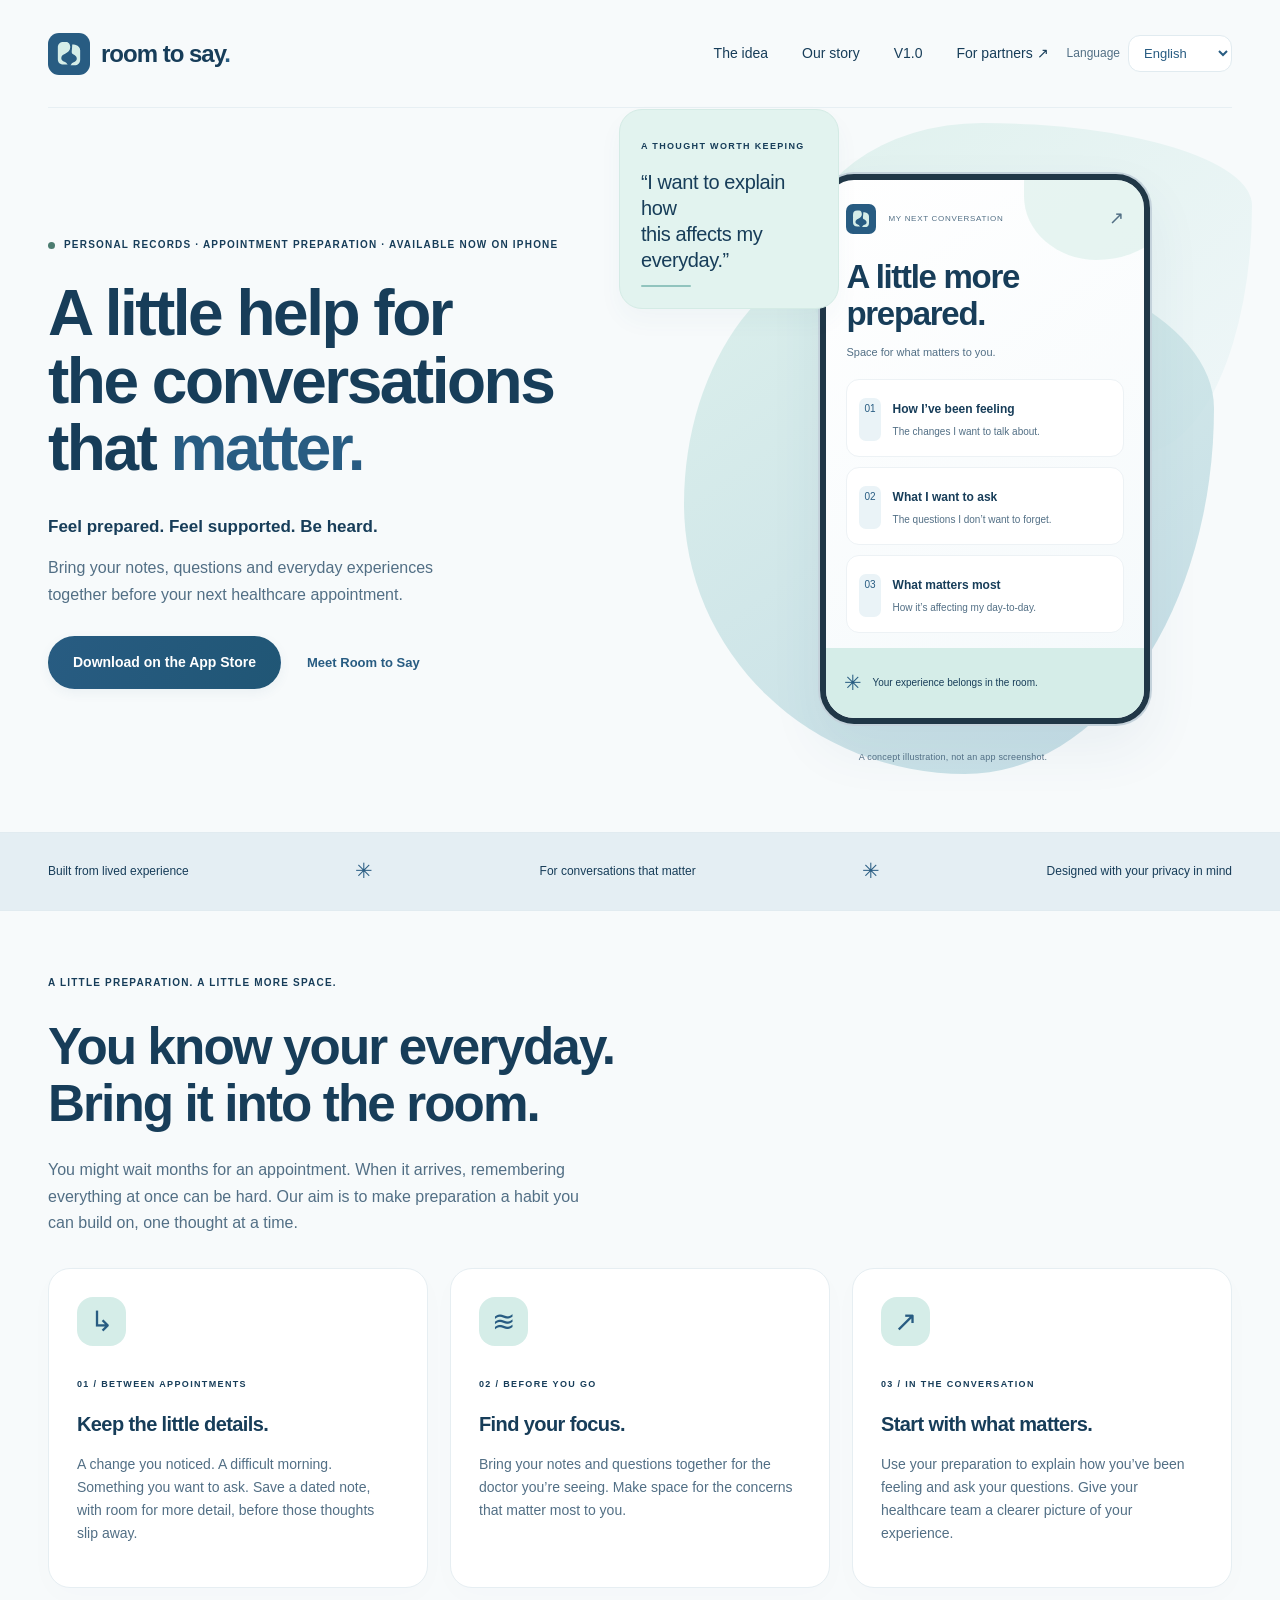
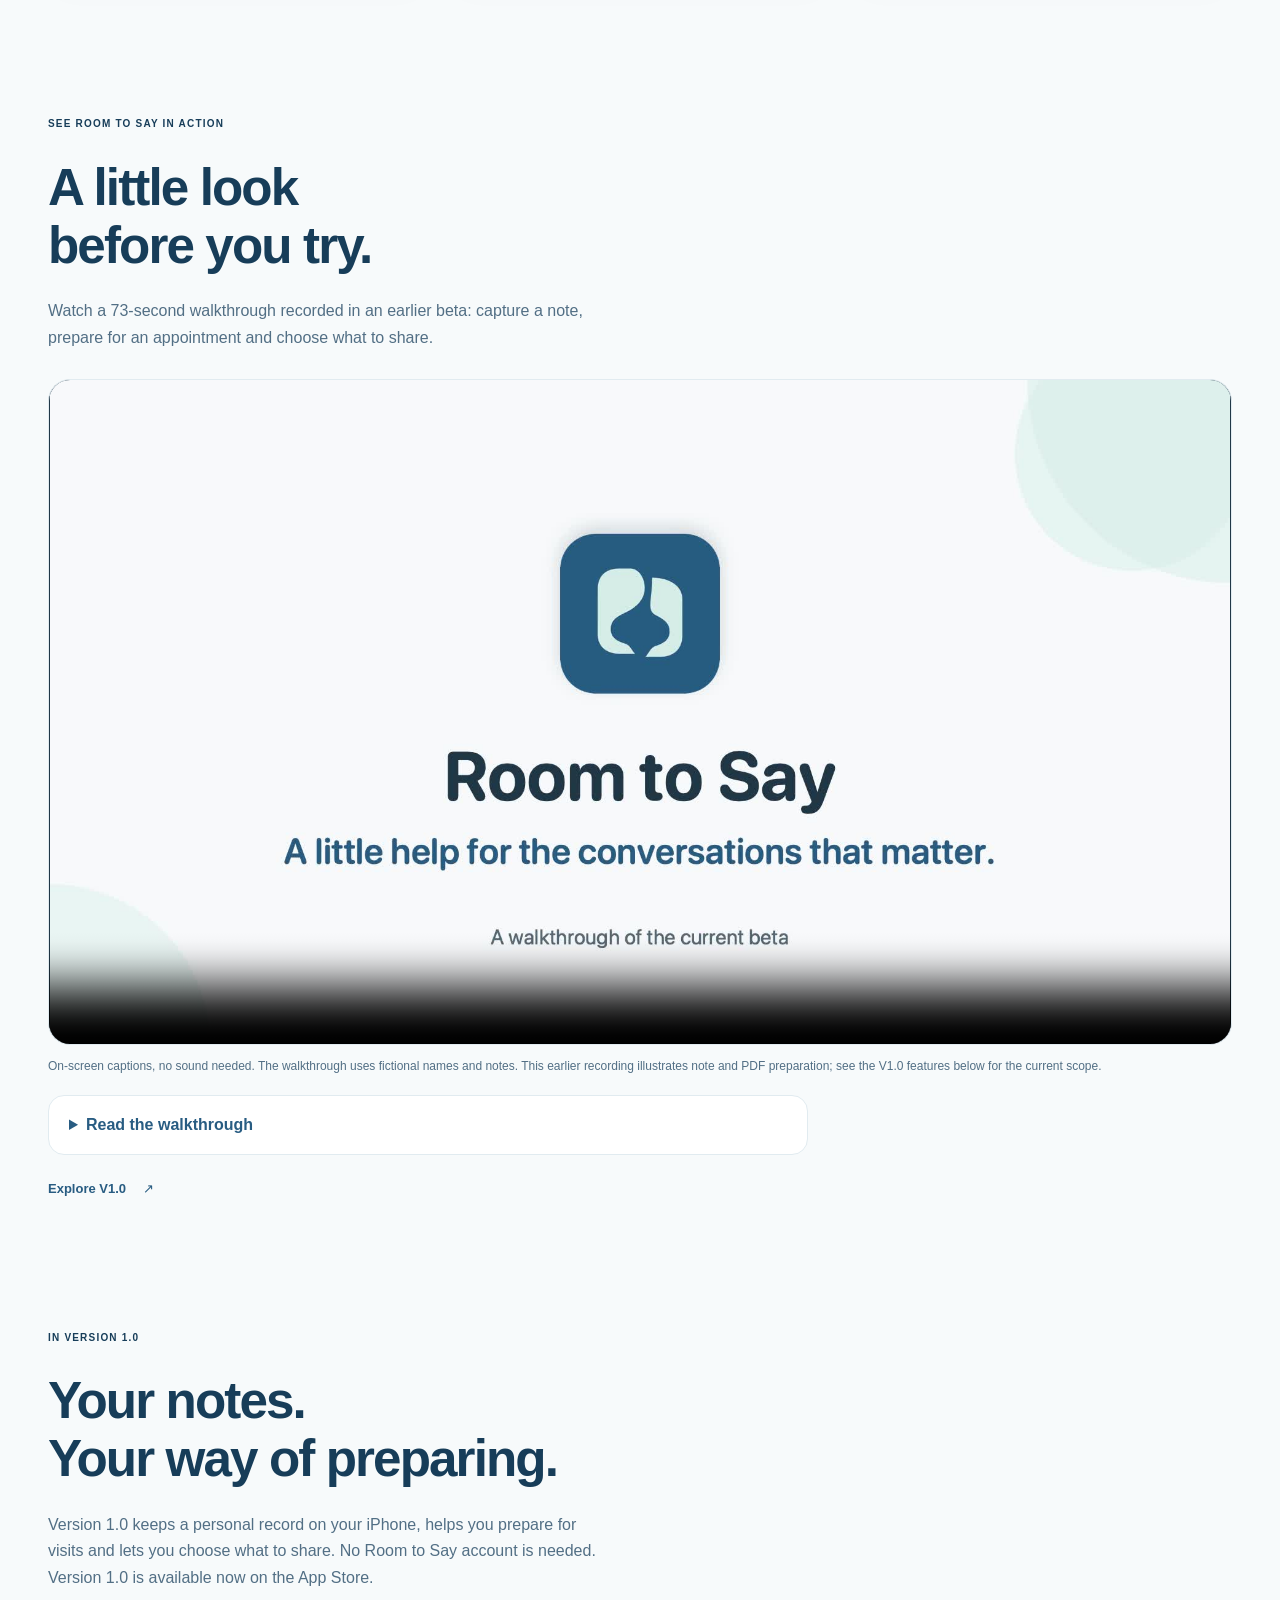
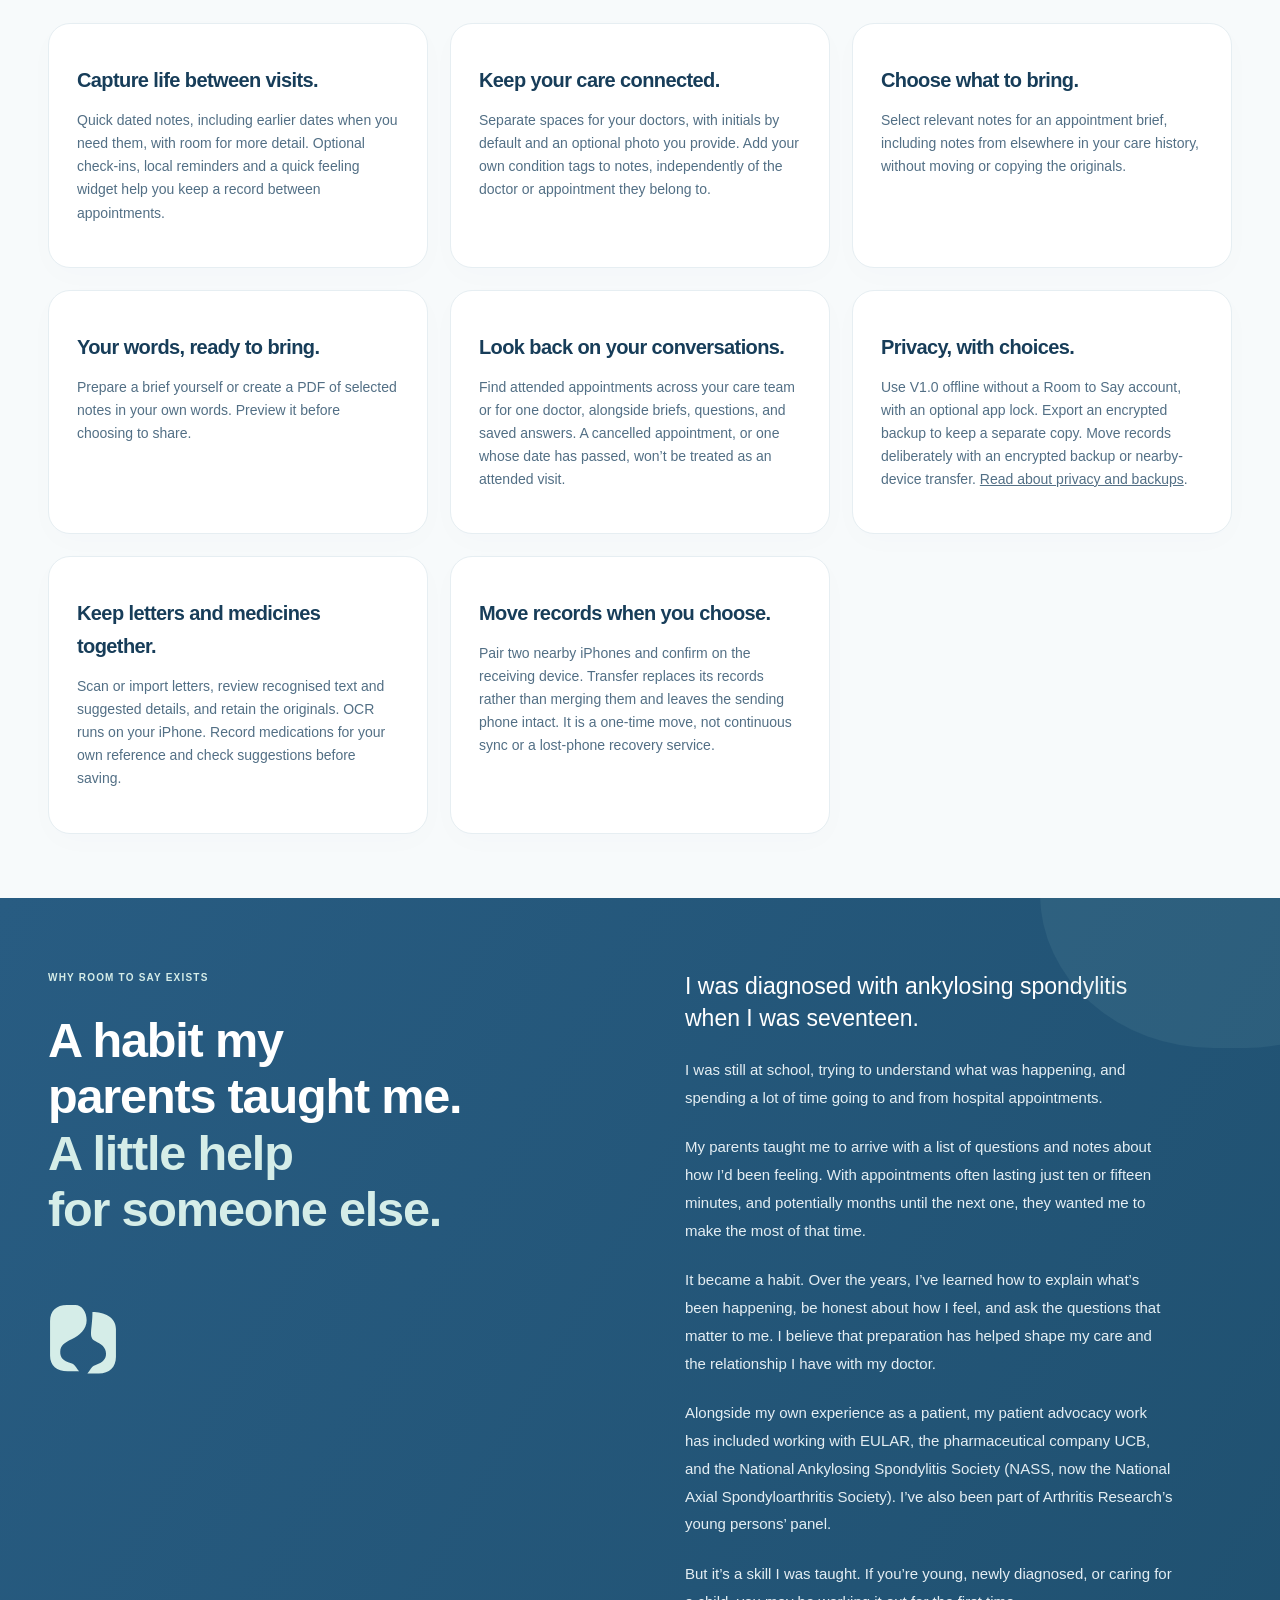
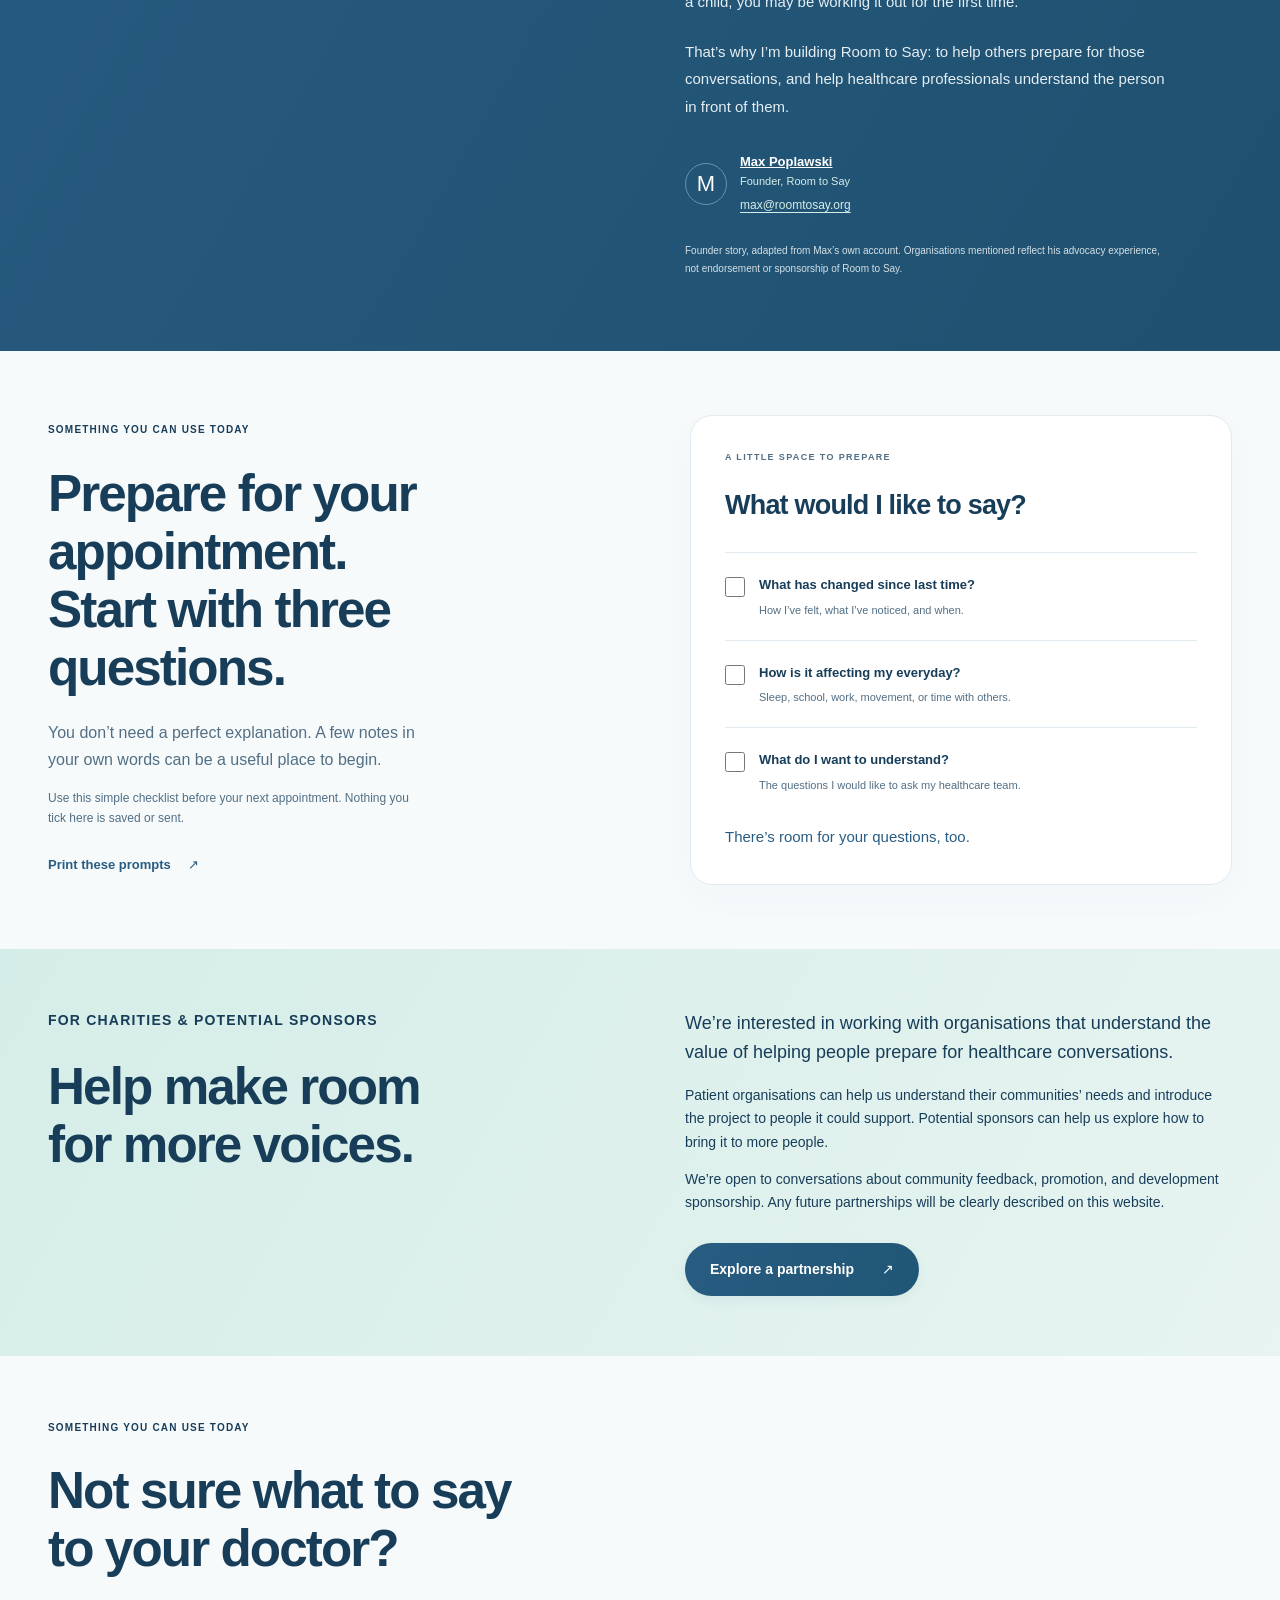
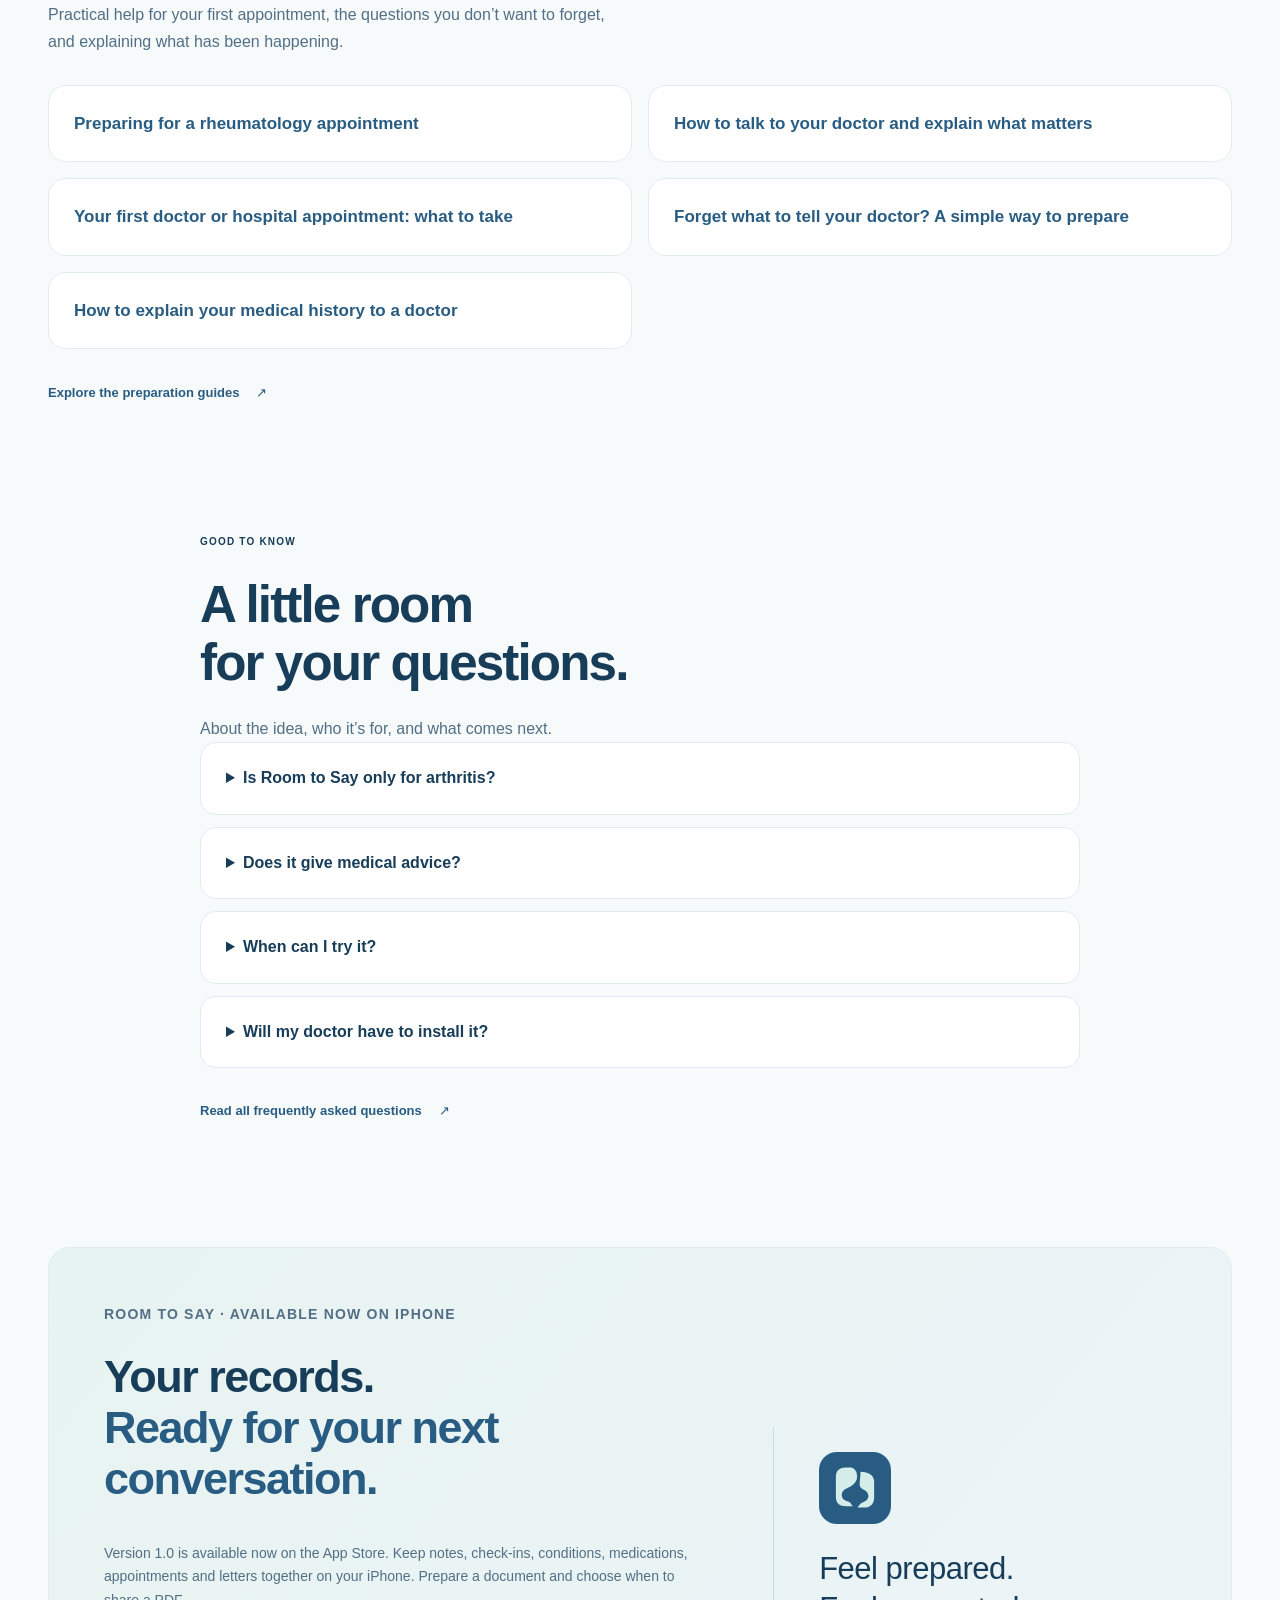
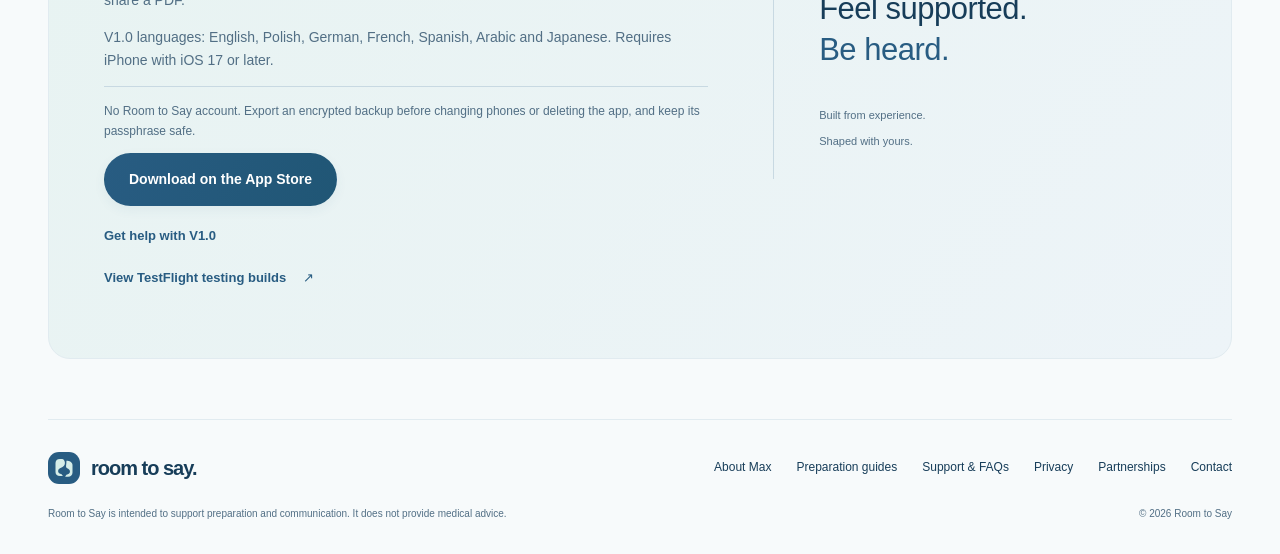
<file: index.html>
<!doctype html>
<html lang="en-GB">
<head>
  <meta charset="utf-8">
  <meta name="viewport" content="width=device-width, initial-scale=1">
  <meta name="theme-color" content="#285C82">
  <title>Room to Say | Healthcare Appointment Preparation App</title>
  <meta name="description" content="Prepare for healthcare appointments with Room to Say for iPhone. Keep notes, letters and questions together. Available now on the App Store.">
  <link rel="icon" href="assets/favicon.ico">
  <link rel="apple-touch-icon" href="assets/room-to-say-icon-180.png">
  <link rel="stylesheet" href="styles.css?v=20261027-beta">
  <link rel="stylesheet" href="app-direction.css?v=20261114-languages">
  <script src="site.js" defer></script>

  <link rel="canonical" href="https://roomtosay.org/">
  <meta name="robots" content="index, follow, max-image-preview:large">
  <meta property="og:site_name" content="Room to Say">
  <meta property="og:locale" content="en_GB">
  <meta property="og:type" content="website">
  <meta property="og:url" content="https://roomtosay.org/">
  <meta property="og:title" content="Room to Say | Healthcare Appointment Preparation App">
  <meta property="og:description" content="Prepare for healthcare appointments with Room to Say for iPhone. Keep notes, letters and questions together. Available now on the App Store.">
  <meta property="og:image" content="https://roomtosay.org/assets/room-to-say-social-conversations.png">
  <meta property="og:image:alt" content="Room to Say. A little help for the conversations that matter. Ocean-blue card with the mist-green Shared space logo.">
  <meta property="og:image:width" content="1200">
  <meta property="og:image:height" content="630">
  <meta name="twitter:card" content="summary_large_image">
  <meta name="twitter:title" content="Room to Say | Healthcare Appointment Preparation App">
  <meta name="twitter:description" content="Prepare for healthcare appointments with Room to Say for iPhone. Keep notes, letters and questions together. Available now on the App Store.">
  <meta name="twitter:image" content="https://roomtosay.org/assets/room-to-say-social-conversations.png">
  <meta name="twitter:image:alt" content="Room to Say. A little help for the conversations that matter. Ocean-blue card with the mist-green Shared space logo.">
  <script type="application/ld+json">{"@context": "https://schema.org", "@type": "WebPage", "@id": "https://roomtosay.org/#page", "url": "https://roomtosay.org/", "name": "Room to Say | Healthcare Appointment Preparation App", "description": "Prepare for healthcare appointments with Room to Say for iPhone. Keep notes, letters and questions together. Available now on the App Store.", "inLanguage": "en-GB", "isPartOf": {"@type": "WebSite", "@id": "https://roomtosay.org/#website", "url": "https://roomtosay.org/", "name": "Room to Say"}}</script>
<link rel="alternate" hreflang="en" href="https://roomtosay.org/">
<link rel="alternate" hreflang="pl" href="https://roomtosay.org/pl/">
<link rel="alternate" hreflang="x-default" href="https://roomtosay.org/">
</head>
<body>
  <a class="skip" href="#main">Skip to content</a>
  <header class="header wrap">
    <a class="brand" href="/" aria-label="Room to Say home"><img src="assets/room-to-say-icon.svg" width="42" height="42" alt=""><span>room to say<span class="brand-dot">.</span></span></a>
    <nav aria-label="Main navigation"><a href="#approach">The idea</a><a href="#story">Our story</a><a href="#beta">V1.0</a><a href="#partners">For partners <span aria-hidden="true">↗</span></a></nav>
  <div class="language-control"><label for="site-language">Language</label><select id="site-language" data-language-switch aria-label="Language"><option value="/" selected>English</option><option value="/pl/">Polski</option></select><noscript><a href="/" lang="en">English</a> · <a href="/pl/" lang="pl">Polski</a></noscript></div></header>
  <main id="main">
    <section class="hero wrap">
      <div class="hero-copy">
        <p class="eyebrow"><span class="status-dot"></span> Personal records · Appointment preparation · Available now on iPhone</p>
        <h1>A little help for<br>the conversations<br>that <em>matter.</em></h1>
        <p class="hero-tagline">Feel prepared. Feel supported. Be heard.</p>
        <p class="intro">Bring your notes, questions and everyday experiences together before your next healthcare appointment.</p>
        <div class="actions"><a class="button" href="https://apps.apple.com/app/room-to-say/id6827745284">Download on the App Store</a><a class="text-link" href="#approach">Meet Room to Say</a></div>
      </div>
      <div class="hero-art" aria-label="Illustration of preparing questions for an appointment">
        <div class="orbit" aria-hidden="true"></div>
        <div class="little-note"><span class="tiny-label">A thought worth keeping</span><p>“I want to explain how<br>this affects my everyday.”</p><span class="note-line" aria-hidden="true"></span></div>
        <div class="appointment-paper">
          <div class="paper-top"><img src="assets/room-to-say-icon.svg" alt="" width="30" height="30"><span>MY NEXT CONVERSATION</span><span aria-hidden="true">↗</span></div>
          <h2>A little more<br>prepared.</h2>
          <p class="paper-caption">Space for what matters to you.</p>
          <div class="paper-item"><span class="paper-number">01</span><div><strong>How I’ve been feeling</strong><p>The changes I want to talk about.</p></div></div>
          <div class="paper-item"><span class="paper-number">02</span><div><strong>What I want to ask</strong><p>The questions I don’t want to forget.</p></div></div>
          <div class="paper-item"><span class="paper-number">03</span><div><strong>What matters most</strong><p>How it’s affecting my day-to-day.</p></div></div>
          <div class="paper-bottom"><span class="small-spark" aria-hidden="true">✳</span> Your experience belongs in the room.</div>
        </div>
        <span class="art-footnote">A concept illustration, not an app screenshot.</span>
      </div>
    </section>
    <div class="principle-strip"><div class="wrap"><span>Built from lived experience</span><span class="strip-star" aria-hidden="true">✳</span><span>For conversations that matter</span><span class="strip-star" aria-hidden="true">✳</span><span>Designed with your privacy in mind</span></div></div>
    <section class="approach wrap section" id="approach">
      <div class="section-heading"><p class="eyebrow">A LITTLE PREPARATION. A LITTLE MORE SPACE.</p><h2>You know your everyday.<br>Bring it into the room.</h2><p>You might wait months for an appointment. When it arrives, remembering everything at once can be hard. Our aim is to make preparation a habit you can build on, one thought at a time.</p></div>
      <div class="steps">
        <article><div class="step-icon" aria-hidden="true">↳</div><span class="tiny-label">01 / BETWEEN APPOINTMENTS</span><h3>Keep the little details.</h3><p>A change you noticed. A difficult morning. Something you want to ask. Save a dated note, with room for more detail, before those thoughts slip away.</p></article>
        <article><div class="step-icon" aria-hidden="true">≋</div><span class="tiny-label">02 / BEFORE YOU GO</span><h3>Find your focus.</h3><p>Bring your notes and questions together for the doctor you’re seeing. Make space for the concerns that matter most to you.</p></article>
        <article><div class="step-icon" aria-hidden="true">↗</div><span class="tiny-label">03 / IN THE CONVERSATION</span><h3>Start with what matters.</h3><p>Use your preparation to explain how you’ve been feeling and ask your questions. Give your healthcare team a clearer picture of your experience.</p></article>
      </div>
    </section>
    <section class="demo-section wrap section" id="demo" aria-labelledby="demo-title">
      <div class="section-heading"><p class="eyebrow">SEE ROOM TO SAY IN ACTION</p><h2 id="demo-title">A little look<br>before you try.</h2><p>Watch a 73-second walkthrough recorded in an earlier beta: capture a note, prepare for an appointment and choose what to share.</p></div>
      <figure class="demo-video">
        <video controls playsinline preload="none" poster="assets/room-to-say-demo-poster.jpg" width="1920" height="1080" aria-label="Room to Say beta walkthrough" aria-describedby="demo-caption">
          <source src="assets/room-to-say-demo.mp4" type="video/mp4">
          <p>Your browser cannot play this video. <a href="assets/room-to-say-demo.mp4">Watch or download the walkthrough</a>, or read the written version below.</p>
        </video>
        <figcaption id="demo-caption">On-screen captions, no sound needed. The walkthrough uses fictional names and notes. This earlier recording illustrates note and PDF preparation; see the V1.0 features below for the current scope.</figcaption>
      </figure>
      <details class="demo-transcript"><summary>Read the walkthrough</summary><ol><li><strong>Keep a note.</strong> Write down something you want to remember between appointments and link it to the relevant visit.</li><li><strong>Prepare for your visit.</strong> Choose which notes to bring and add the questions you want to ask.</li><li><strong>Create a notes document.</strong> Choose what goes into a document of your notes, in your own words.</li><li><strong>Preview before sharing.</strong> Check the PDF, then choose whether to share it, print it or save it.</li><li><strong>Local records.</strong> Notes are stored on the iPhone without a Room to Say account. See our <a href="privacy.html">privacy and backup information</a>.</li></ol></details>
      <p class="demo-action"><a class="text-link" href="#beta">Explore V1.0 <span aria-hidden="true">↗</span></a></p>
    </section>
    <section class="approach wrap section" id="planned-features" aria-labelledby="planned-title">
      <div class="section-heading"><p class="eyebrow">IN VERSION 1.0</p><h2 id="planned-title">Your notes.<br>Your way of preparing.</h2><p>Version 1.0 keeps a personal record on your iPhone, helps you prepare for visits and lets you choose what to share. No Room to Say account is needed. Version 1.0 is available now on the App Store.</p></div>
      <div class="steps">
        <article><h3>Capture life between visits.</h3><p>Quick dated notes, including earlier dates when you need them, with room for more detail. Optional check-ins, local reminders and a quick feeling widget help you keep a record between appointments.</p></article>
        <article><h3>Keep your care connected.</h3><p>Separate spaces for your doctors, with initials by default and an optional photo you provide. Add your own condition tags to notes, independently of the doctor or appointment they belong to.</p></article>
        <article><h3>Choose what to bring.</h3><p>Select relevant notes for an appointment brief, including notes from elsewhere in your care history, without moving or copying the originals.</p></article>
        <article><h3>Your words, ready to bring.</h3><p>Prepare a brief yourself or create a PDF of selected notes in your own words. Preview it before choosing to share.</p></article>
        <article><h3>Look back on your conversations.</h3><p>Find attended appointments across your care team or for one doctor, alongside briefs, questions, and saved answers. A cancelled appointment, or one whose date has passed, won’t be treated as an attended visit.</p></article>
        <article><h3>Privacy, with choices.</h3><p>Use V1.0 offline without a Room to Say account, with an optional app lock. Export an encrypted backup to keep a separate copy. Move records deliberately with an encrypted backup or nearby-device transfer. <a href="privacy.html">Read about privacy and backups</a>.</p></article>
        <article><h3>Keep letters and medicines together.</h3><p>Scan or import letters, review recognised text and suggested details, and retain the originals. OCR runs on your iPhone. Record medications for your own reference and check suggestions before saving.</p></article>
        <article><h3>Move records when you choose.</h3><p>Pair two nearby iPhones and confirm on the receiving device. Transfer replaces its records rather than merging them and leaves the sending phone intact. It is a one-time move, not continuous sync or a lost-phone recovery service.</p></article>
      </div>
    </section>
    <section class="story-section" id="story"><div class="wrap story-grid">
      <div class="story-aside"><p class="eyebrow">WHY ROOM TO SAY EXISTS</p><h2>A habit my<br>parents taught me.<br><em>A little help<br>for someone else.</em></h2><img src="assets/room-to-say-symbol.svg" width="124" height="124" alt="" loading="lazy"></div>
      <div class="story-copy"><p class="story-lead">I was diagnosed with ankylosing spondylitis when I was seventeen.</p><p>I was still at school, trying to understand what was happening, and spending a lot of time going to and from hospital appointments.</p><p>My parents taught me to arrive with a list of questions and notes about how I’d been feeling. With appointments often lasting just ten or fifteen minutes, and potentially months until the next one, they wanted me to make the most of that time.</p><p>It became a habit. Over the years, I’ve learned how to explain what’s been happening, be honest about how I feel, and ask the questions that matter to me. I believe that preparation has helped shape my care and the relationship I have with my doctor.</p><p>Alongside my own experience as a patient, my patient advocacy work has included working with EULAR, the pharmaceutical company UCB, and the National Ankylosing Spondylitis Society (NASS, now the National Axial Spondyloarthritis Society). I’ve also been part of Arthritis Research’s young persons’ panel.</p><p>But it’s a skill I was taught. If you’re young, newly diagnosed, or caring for a child, you may be working it out for the first time.</p><p>That’s why I’m building Room to Say: to help others prepare for those conversations, and help healthcare professionals understand the person in front of them.</p><div class="founder-signoff"><span class="founder-initial" aria-hidden="true">M</span><div><strong><a href="max-poplawski.html">Max Poplawski</a></strong><span>Founder, Room to Say</span><a class="founder-email" href="mailto:max@roomtosay.org">max@roomtosay.org</a></div></div><p class="story-note">Founder story, adapted from Max’s own account. Organisations mentioned reflect his advocacy experience, not endorsement or sponsorship of Room to Say.</p></div>
    </div></section>
    <section class="conversation wrap section">
      <div class="conversation-copy"><p class="eyebrow">SOMETHING YOU CAN USE TODAY</p><h2>Prepare for your appointment.<br>Start with three questions.</h2><p>You don’t need a perfect explanation. A few notes in your own words can be a useful place to begin.</p><p class="subtle">Use this simple checklist before your next appointment. Nothing you tick here is saved or sent.</p><button class="text-link print-button" type="button" id="print-prompts">Print these prompts <span aria-hidden="true">↗</span></button></div>
      <div class="prompt-sheet"><p class="tiny-label">A LITTLE SPACE TO PREPARE</p><h3>What would I like to say?</h3><label class="prompt"><input type="checkbox"><span><strong>What has changed since last time?</strong><span>How I’ve felt, what I’ve noticed, and when.</span></span></label><label class="prompt"><input type="checkbox"><span><strong>How is it affecting my everyday?</strong><span>Sleep, school, work, movement, or time with others.</span></span></label><label class="prompt"><input type="checkbox"><span><strong>What do I want to understand?</strong><span>The questions I would like to ask my healthcare team.</span></span></label><p class="prompt-footer">There’s room for your questions, too.</p></div>
    </section>
    <section class="partners-section" id="partners"><div class="wrap partners-grid"><div><p class="eyebrow">FOR CHARITIES & POTENTIAL SPONSORS</p><h2>Help make room<br>for more voices.</h2></div><div><p class="partner-intro">We’re interested in working with organisations that understand the value of helping people prepare for healthcare conversations.</p><p>Patient organisations can help us understand their communities’ needs and introduce the project to people it could support. Potential sponsors can help us explore how to bring it to more people.</p><p>We’re open to conversations about community feedback, promotion, and development sponsorship. Any future partnerships will be clearly described on this website.</p><a class="button button-light" href="partnerships.html">Explore a partnership <span aria-hidden="true">↗</span></a></div></div></section>
<section class="wrap section guides-intro" id="guides"><div class="section-heading"><p class="eyebrow">SOMETHING YOU CAN USE TODAY</p><h2>Not sure what to say<br>to your doctor?</h2><p>Practical help for your first appointment, the questions you don’t want to forget, and explaining what has been happening.</p></div><ul class="guide-list"><li><a href="preparing-for-rheumatology-appointment.html">Preparing for a rheumatology appointment</a></li><li><a href="how-to-talk-to-your-doctor.html">How to talk to your doctor and explain what matters</a></li><li><a href="first-doctors-hospital-appointment.html">Your first doctor or hospital appointment: what to take</a></li><li><a href="remember-what-to-tell-your-doctor.html">Forget what to tell your doctor? A simple way to prepare</a></li><li><a href="explain-medical-history-to-doctor.html">How to explain your medical history to a doctor</a></li></ul><a class="text-link" href="guides.html">Explore the preparation guides <span aria-hidden="true">↗</span></a></section>
    <section class="home-faq wrap section" id="faq" aria-labelledby="faq-title">
      <div class="section-heading"><p class="eyebrow">GOOD TO KNOW</p><h2 id="faq-title">A little room<br>for your questions.</h2><p>About the idea, who it’s for, and what comes next.</p></div>
      <details><summary>Is Room to Say only for arthritis?</summary><p>Arthritis is where Max’s story begins. Preparation can be useful across different conditions and appointments. People’s feedback helps us understand how well the design fits different experiences.</p></details>
      <details><summary>Does it give medical advice?</summary><p>No. Room to Say is being built to support preparation and communication with your healthcare team. It does not replace clinical care.</p></details>
      <details><summary>When can I try it?</summary><p>Room to Say is <a href="https://apps.apple.com/app/room-to-say/id6827745284">available now on the App Store</a> for iPhone with iOS 17 or later. See <a href="support.html">support</a> for help getting started.</p></details>
      <details><summary>Will my doctor have to install it?</summary><p>No. Show your manually prepared brief on your own screen, or preview and share a PDF of your brief or selected notes. Your doctor does not need an account or the app.</p></details>
      <a class="text-link" href="support.html">Read all frequently asked questions <span aria-hidden="true">↗</span></a>
    </section>
    <section class="beta-section wrap section" id="beta" aria-labelledby="beta-title">
      <div class="beta-card"><div><p class="eyebrow">ROOM TO SAY · AVAILABLE NOW ON IPHONE</p><h2 id="beta-title">Your records.<br><em>Ready for your next conversation.</em></h2><p>Version 1.0 is available now on the App Store. Keep notes, check-ins, conditions, medications, appointments and letters together on your iPhone. Prepare a document and choose when to share a PDF.</p><p>V1.0 languages: English, Polish, German, French, Spanish, Arabic and Japanese. Requires iPhone with iOS 17 or later.</p><p class="beta-note">No Room to Say account. Export an encrypted backup before changing phones or deleting the app, and keep its passphrase safe.</p><a class="button" href="https://apps.apple.com/app/room-to-say/id6827745284">Download on the App Store</a><p style="margin-top:18px"><a class="text-link" href="support.html">Get help with V1.0</a></p><p style="margin-top:18px"><a class="text-link" href="https://testflight.apple.com/join/qRMne3Gn">View TestFlight testing builds <span aria-hidden="true">↗</span></a></p></div><div class="beta-aside"><img src="assets/room-to-say-icon.svg" width="72" height="72" alt="" loading="lazy"><p>Feel prepared.<br>Feel supported.<br><em>Be heard.</em></p><span>Built from experience.<br>Shaped with yours.</span></div></div>
    </section>
  </main>
  <footer class="footer wrap"><a class="brand" href="/"><img src="assets/room-to-say-icon.svg" width="32" height="32" alt=""><span>room to say.</span></a><nav aria-label="Footer navigation"><a href="max-poplawski.html">About Max</a><a href="guides.html">Preparation guides</a><a href="support.html">Support &amp; FAQs</a><a href="privacy.html">Privacy</a><a href="partnerships.html">Partnerships</a><a href="mailto:hello@roomtosay.org">Contact</a></nav><p>Room to Say is intended to support preparation and communication. It does not provide medical advice.</p><span class="copyright">© <span data-year>2026</span> Room to Say</span></footer>
</body>
</html>
</file>
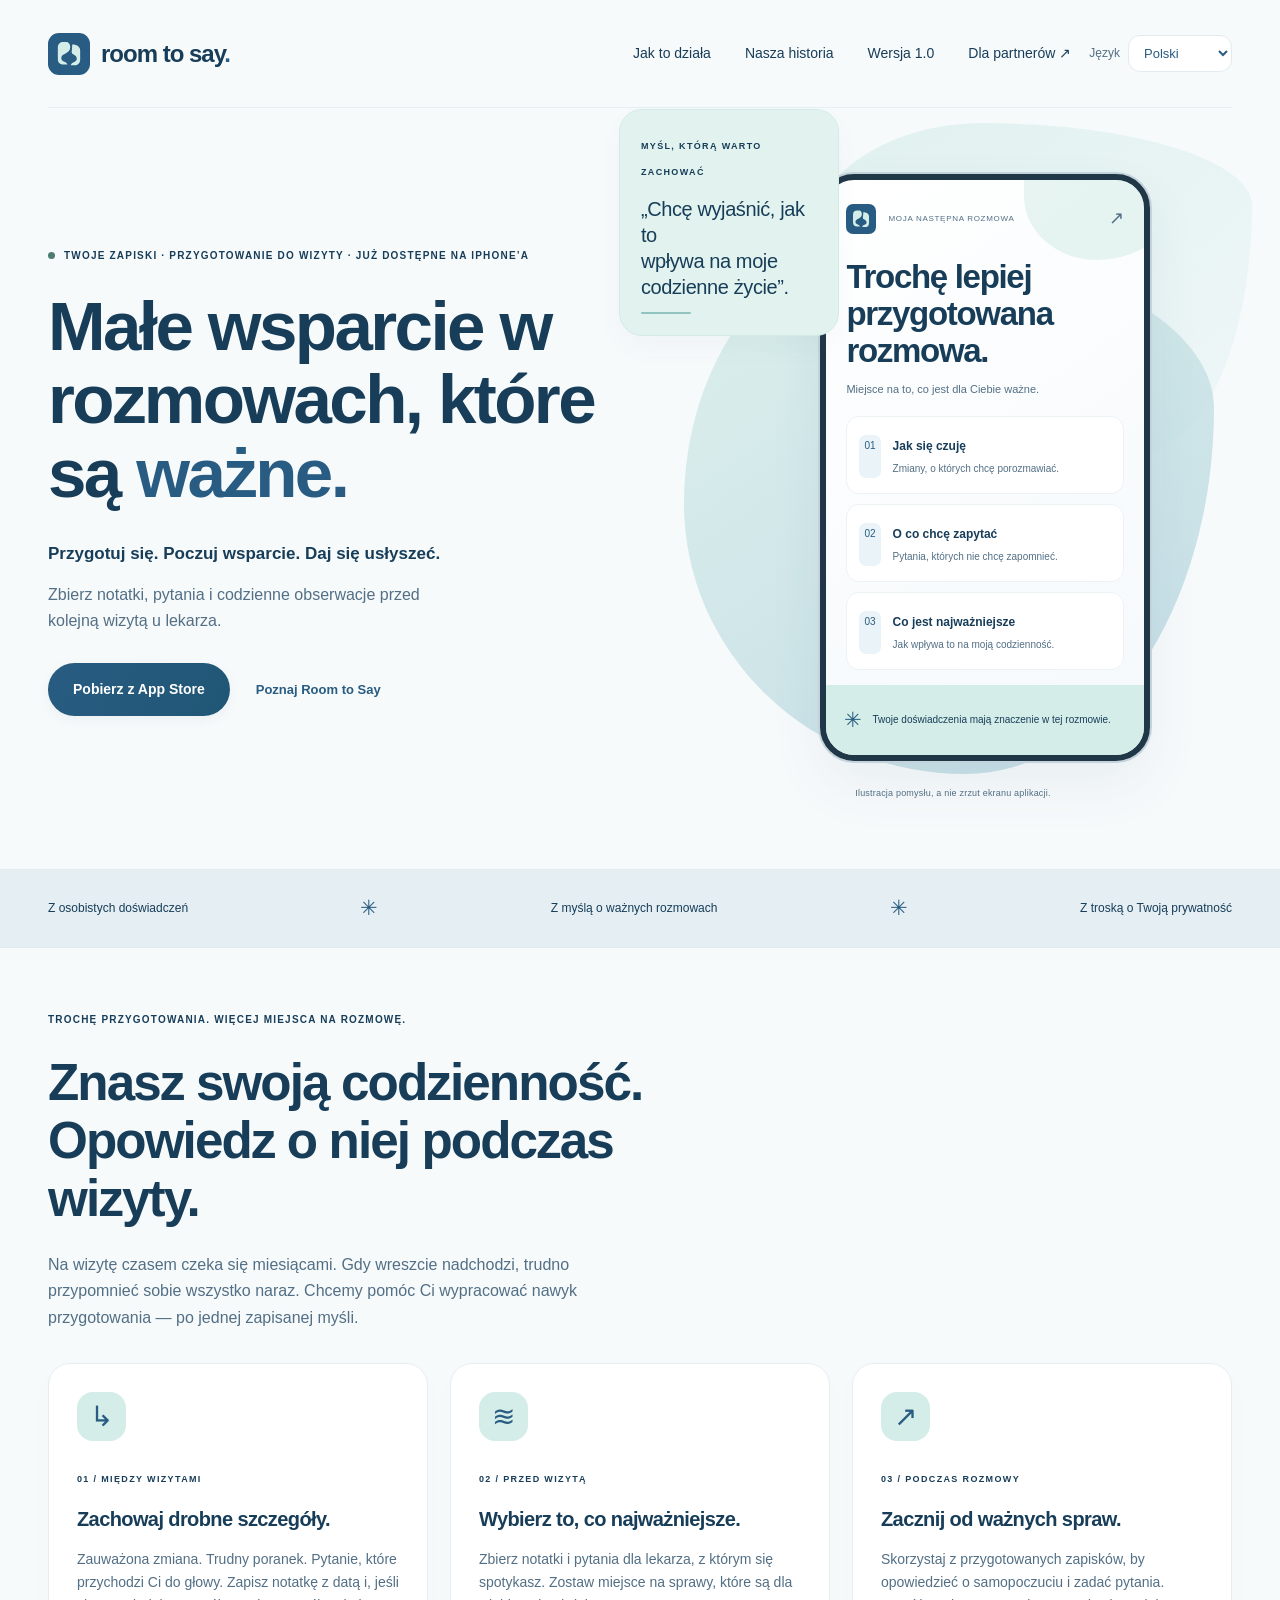
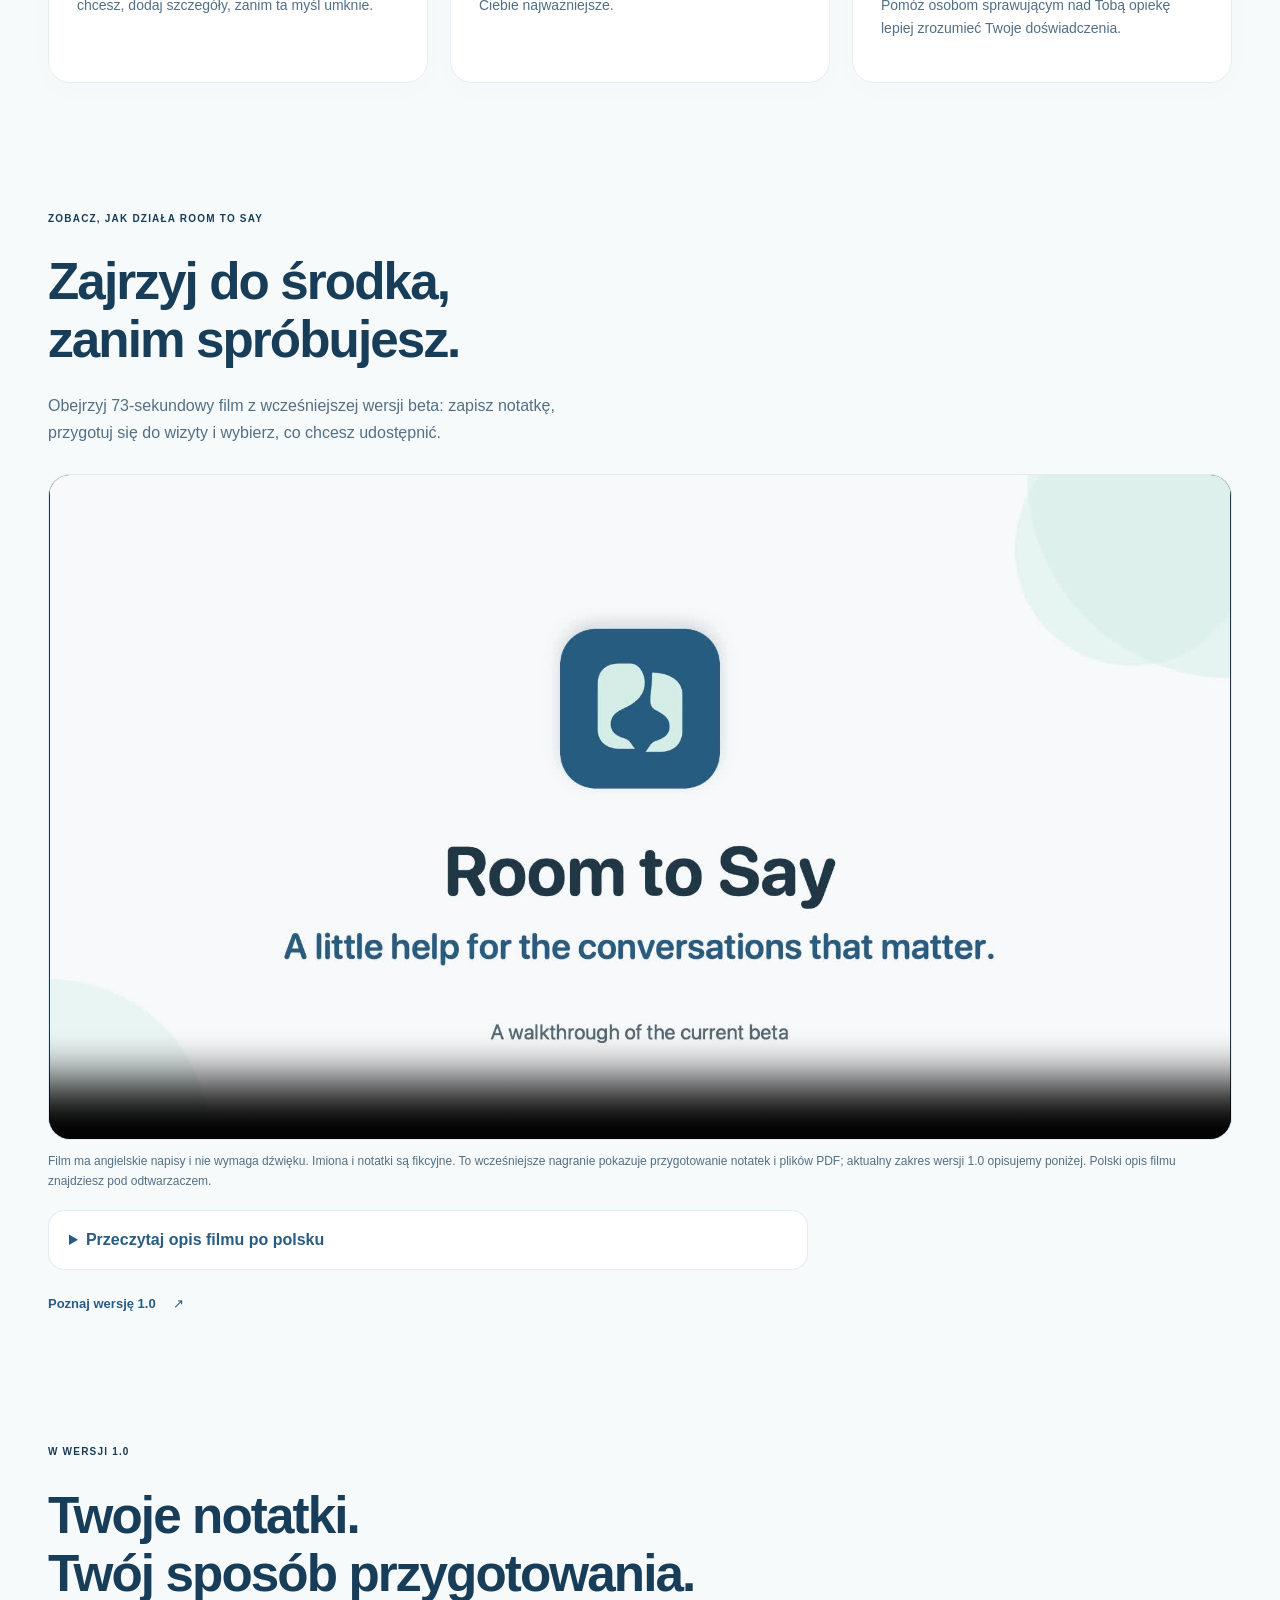
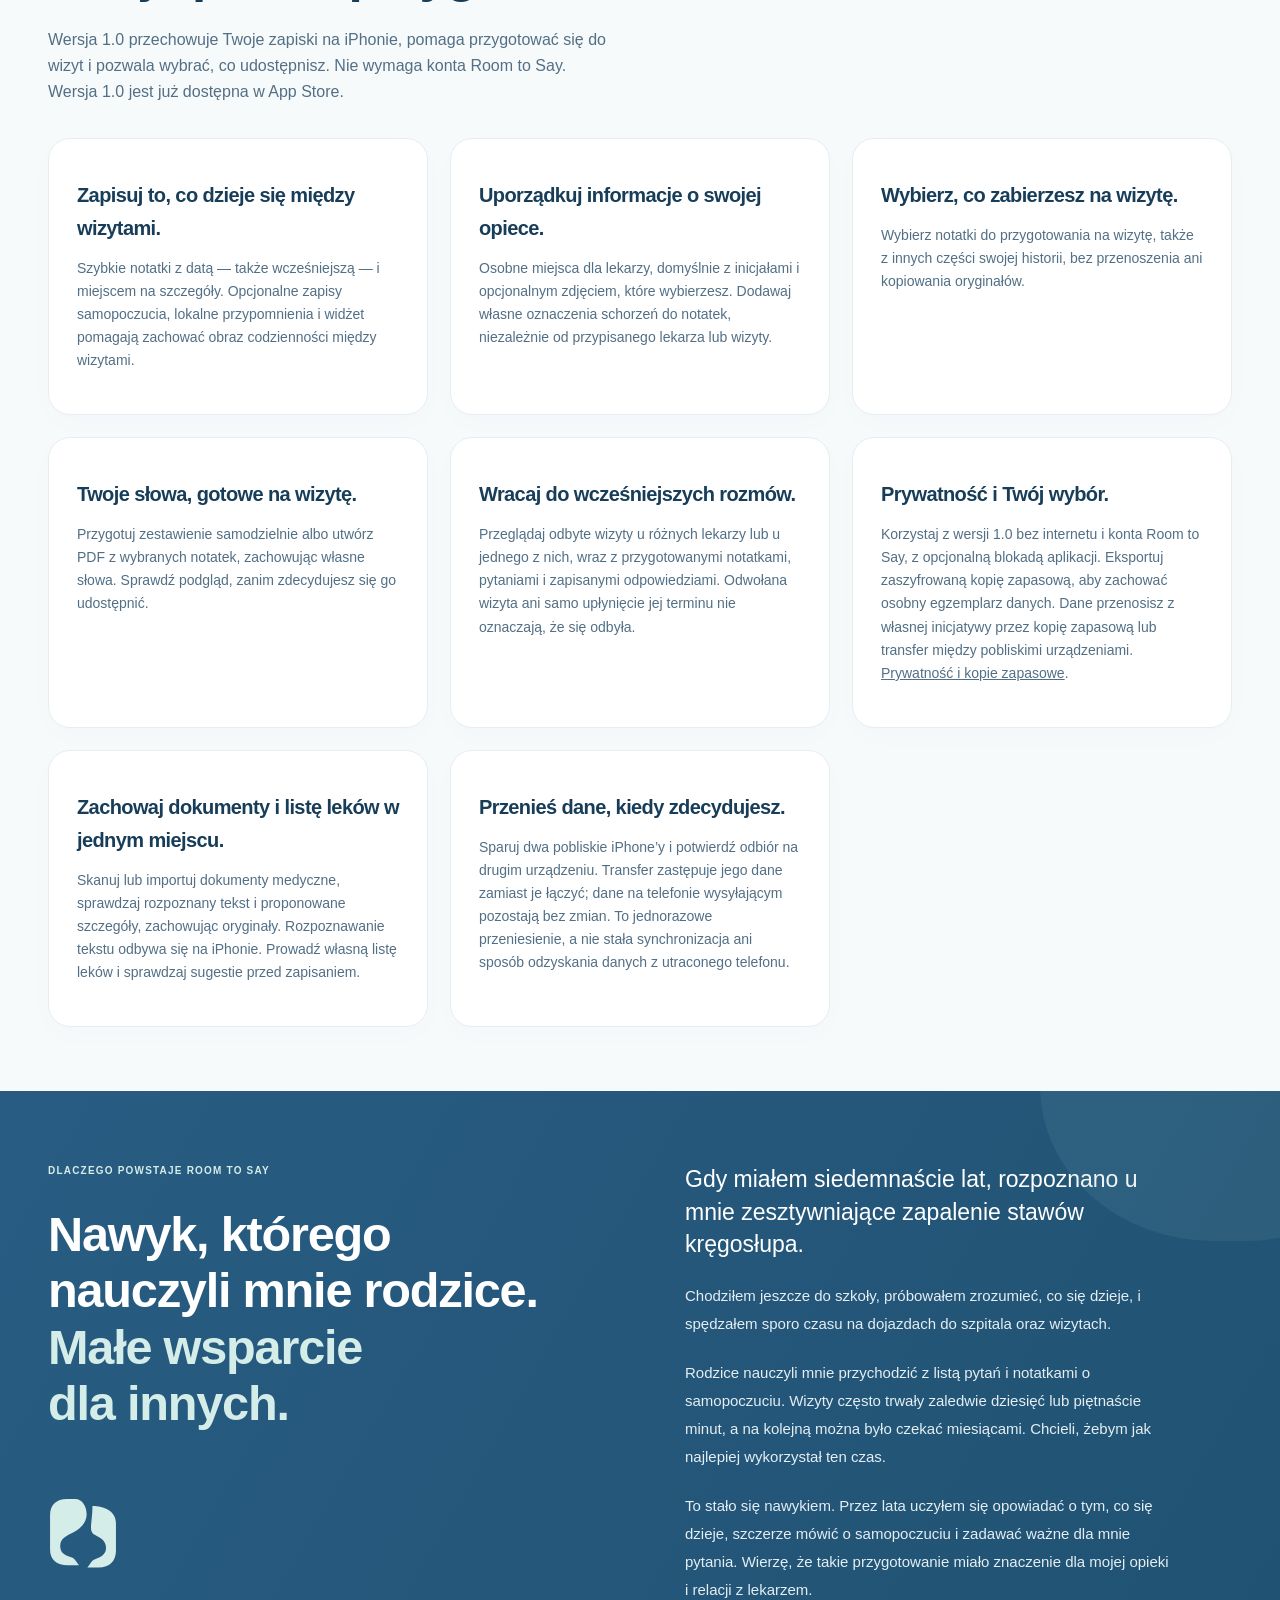
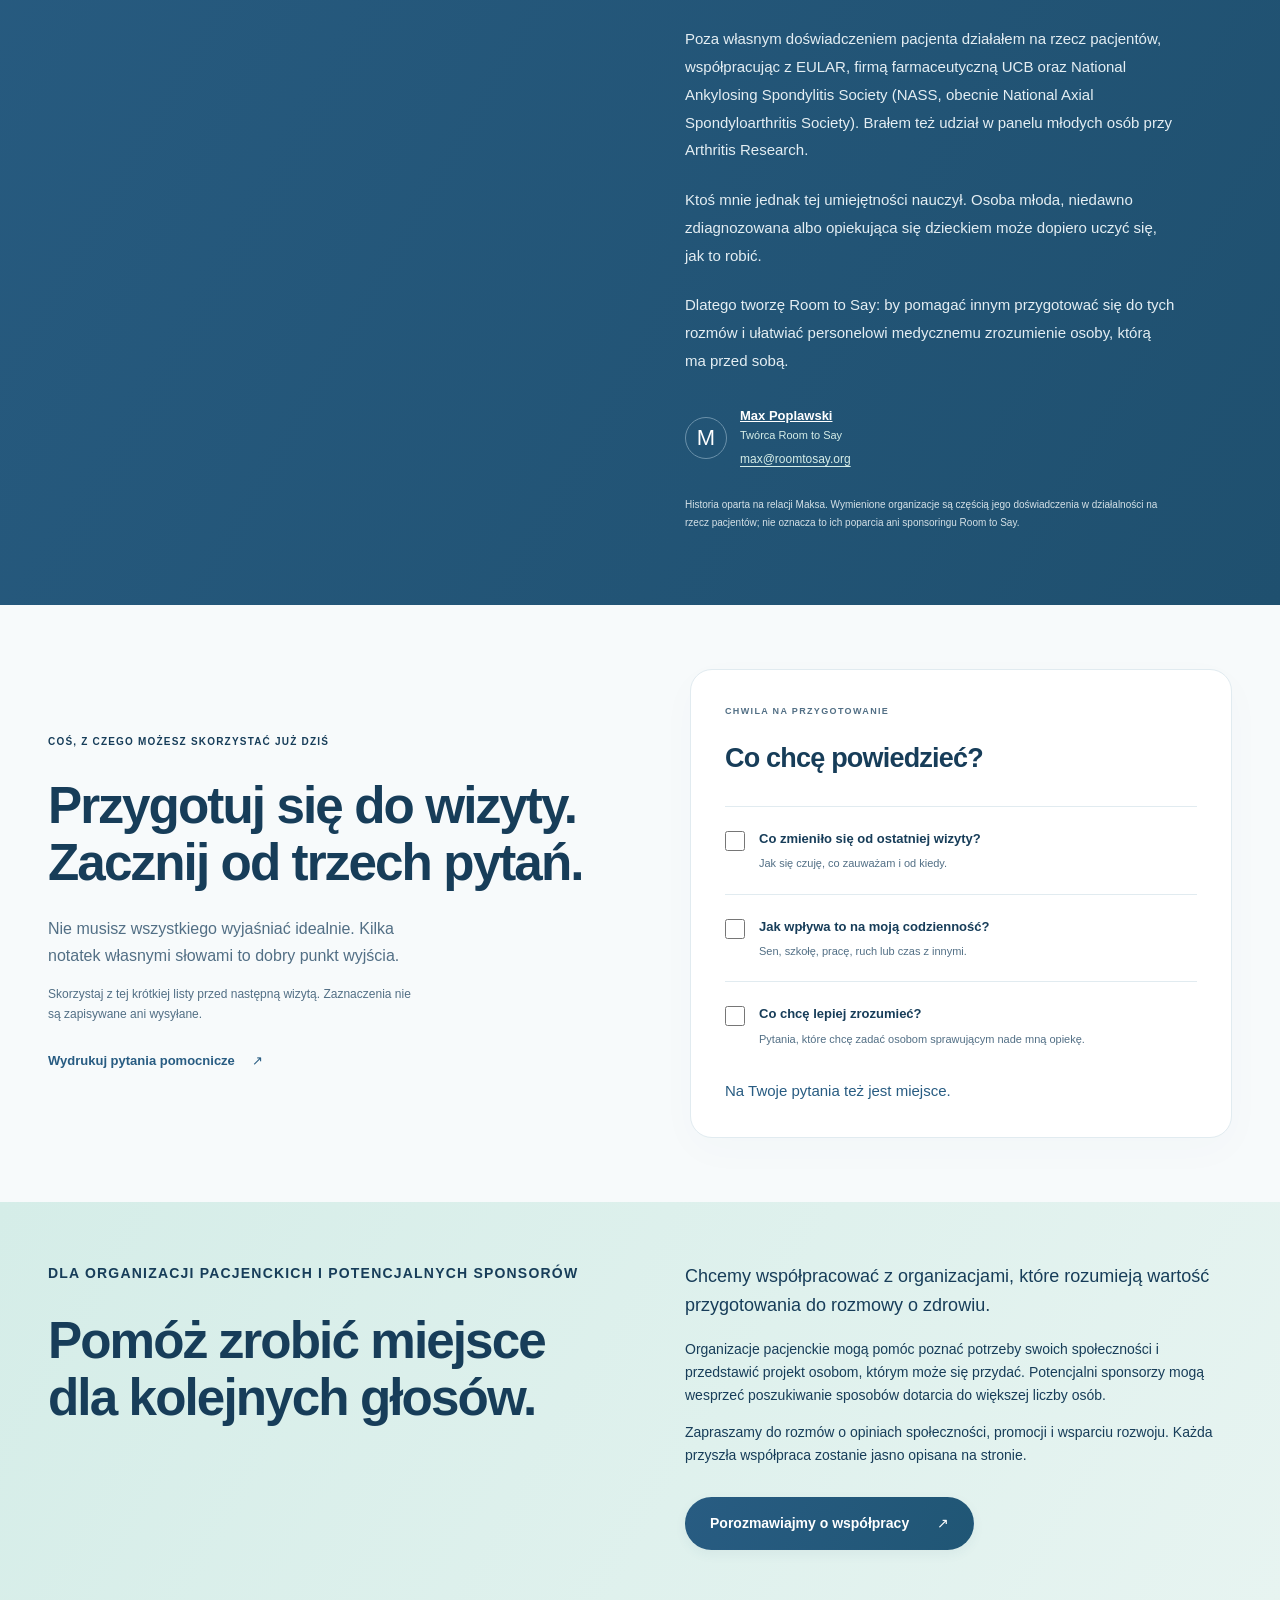
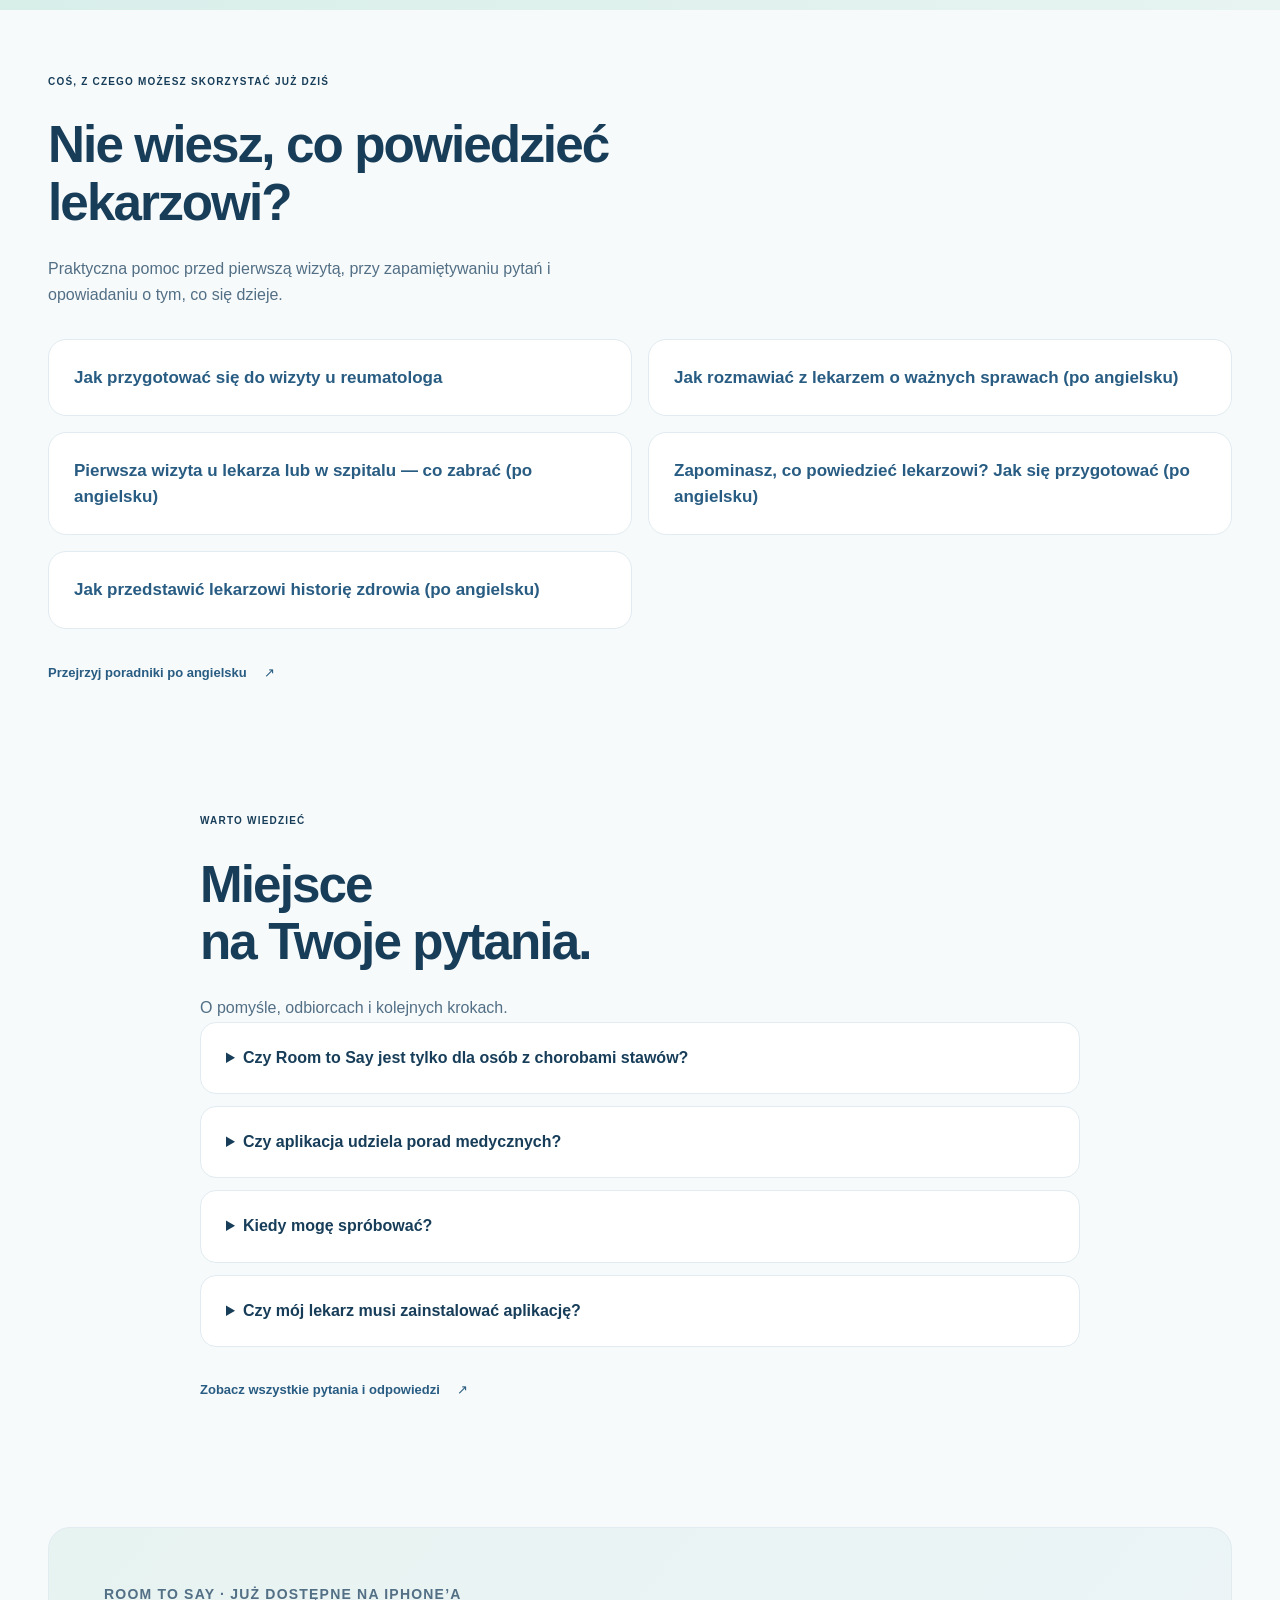
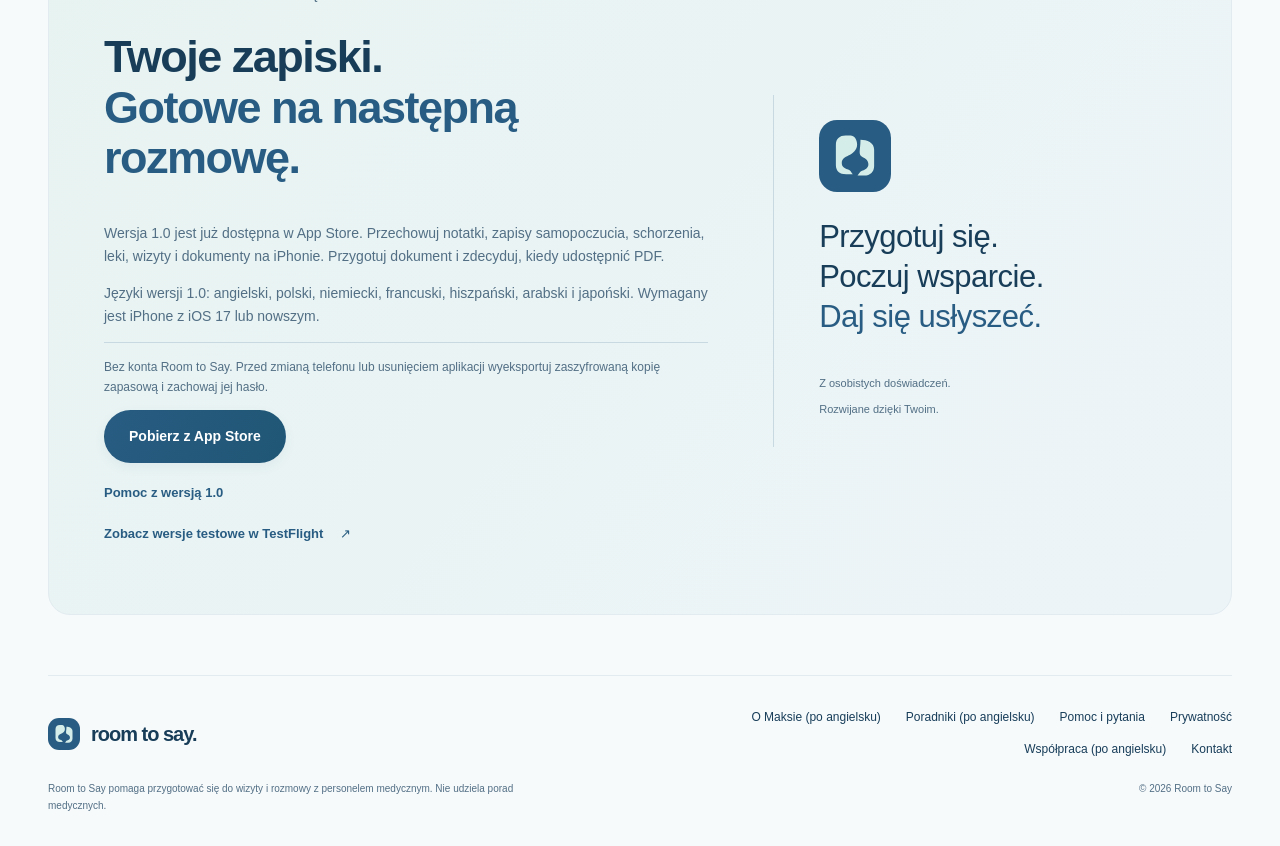
<file: pl/index.html>
<!doctype html>
<html lang="pl">
<head>
  <meta charset="utf-8">
  <meta name="viewport" content="width=device-width, initial-scale=1">
  <meta name="theme-color" content="#285C82">
  <title>Room to Say | Przygotuj się do wizyty u lekarza</title>
  <meta name="description" content="Zbierz notatki, dokumenty i pytania przed wizytą u lekarza. Room to Say na iPhone’a jest już dostępne w App Store.">
  <link rel="icon" href="/assets/favicon.ico">
  <link rel="apple-touch-icon" href="/assets/room-to-say-icon-180.png">
  <link rel="stylesheet" href="/styles.css?v=20261027-beta">
  <link rel="stylesheet" href="/app-direction.css?v=20261114-languages">
  <script src="/site.js" defer></script>

  <link rel="canonical" href="https://roomtosay.org/pl/">
  <meta name="robots" content="index, follow, max-image-preview:large">
  <meta property="og:site_name" content="Room to Say">
  <meta property="og:locale" content="pl_PL">
  <meta property="og:type" content="website">
  <meta property="og:url" content="https://roomtosay.org/pl/">
  <meta property="og:title" content="Room to Say | Przygotuj się do wizyty u lekarza">
  <meta property="og:description" content="Zbierz notatki, dokumenty i pytania przed wizytą u lekarza. Room to Say na iPhone’a jest już dostępne w App Store.">
  <meta property="og:image" content="https://roomtosay.org/assets/room-to-say-social-conversations.png">
  <meta property="og:image:alt" content="Room to Say. Małe wsparcie w ważnych rozmowach. Niebieska grafika z miętowym logo Shared space; tekst grafiki w języku angielskim.">
  <meta property="og:image:width" content="1200">
  <meta property="og:image:height" content="630">
  <meta name="twitter:card" content="summary_large_image">
  <meta name="twitter:title" content="Room to Say | Przygotuj się do wizyty u lekarza">
  <meta name="twitter:description" content="Zbierz notatki, dokumenty i pytania przed wizytą u lekarza. Room to Say na iPhone’a jest już dostępne w App Store.">
  <meta name="twitter:image" content="https://roomtosay.org/assets/room-to-say-social-conversations.png">
  <meta name="twitter:image:alt" content="Room to Say. Małe wsparcie w ważnych rozmowach. Niebieska grafika z miętowym logo Shared space; tekst grafiki w języku angielskim.">
  <script type="application/ld+json">{"@context": "https://schema.org", "@type": "WebPage", "@id": "https://roomtosay.org/pl/#page", "url": "https://roomtosay.org/pl/", "name": "Room to Say | Przygotuj się do wizyty u lekarza", "description": "Zbierz notatki, dokumenty i pytania przed wizytą u lekarza. Room to Say na iPhone’a jest już dostępne w App Store.", "inLanguage": "pl", "isPartOf": {"@type": "WebSite", "@id": "https://roomtosay.org/#website", "url": "https://roomtosay.org/", "name": "Room to Say"}, "dateModified": "2026-11-25"}</script>
<link rel="alternate" hreflang="en" href="https://roomtosay.org/">
<link rel="alternate" hreflang="pl" href="https://roomtosay.org/pl/">
<link rel="alternate" hreflang="x-default" href="https://roomtosay.org/">
</head>
<body>
  <a class="skip" href="#main">Przejdź do treści</a>
  <header class="header wrap">
    <a class="brand" href="/pl/" aria-label="Strona główna Room to Say"><img src="/assets/room-to-say-icon.svg" width="42" height="42" alt=""><span>room to say<span class="brand-dot">.</span></span></a>
    <nav aria-label="Nawigacja główna"><a href="#approach">Jak to działa</a><a href="#story">Nasza historia</a><a href="#beta">Wersja 1.0</a><a href="#partners">Dla partnerów <span aria-hidden="true">↗</span></a></nav>
  <div class="language-control"><label for="site-language">Język</label><select id="site-language" data-language-switch aria-label="Język"><option value="/">English</option><option value="/pl/" selected>Polski</option></select><noscript><a href="/" lang="en">English</a> · <a href="/pl/" lang="pl">Polski</a></noscript></div></header>
  <main id="main">
    <section class="hero wrap">
      <div class="hero-copy">
        <p class="eyebrow"><span class="status-dot"></span> Twoje zapiski · Przygotowanie do wizyty · Już dostępne na iPhone’a</p>
        <h1>Małe wsparcie w<br>rozmowach, które<br>są <em>ważne.</em></h1>
        <p class="hero-tagline">Przygotuj się. Poczuj wsparcie. Daj się usłyszeć.</p>
        <p class="intro">Zbierz notatki, pytania i codzienne obserwacje przed kolejną wizytą u lekarza.</p>
        <div class="actions"><a class="button" href="https://apps.apple.com/app/room-to-say/id6827745284">Pobierz z App Store</a><a class="text-link" href="#approach">Poznaj Room to Say</a></div>
      </div>
      <div class="hero-art" aria-label="Ilustracja przygotowania pytań na wizytę">
        <div class="orbit" aria-hidden="true"></div>
        <div class="little-note"><span class="tiny-label">Myśl, którą warto zachować</span><p>„Chcę wyjaśnić, jak to<br>wpływa na moje codzienne życie”.</p><span class="note-line" aria-hidden="true"></span></div>
        <div class="appointment-paper">
          <div class="paper-top"><img src="/assets/room-to-say-icon.svg" alt="" width="30" height="30"><span>MOJA NASTĘPNA ROZMOWA</span><span aria-hidden="true">↗</span></div>
          <h2>Trochę lepiej<br>przygotowana rozmowa.</h2>
          <p class="paper-caption">Miejsce na to, co jest dla Ciebie ważne.</p>
          <div class="paper-item"><span class="paper-number">01</span><div><strong>Jak się czuję</strong><p>Zmiany, o których chcę porozmawiać.</p></div></div>
          <div class="paper-item"><span class="paper-number">02</span><div><strong>O co chcę zapytać</strong><p>Pytania, których nie chcę zapomnieć.</p></div></div>
          <div class="paper-item"><span class="paper-number">03</span><div><strong>Co jest najważniejsze</strong><p>Jak wpływa to na moją codzienność.</p></div></div>
          <div class="paper-bottom"><span class="small-spark" aria-hidden="true">✳</span> Twoje doświadczenia mają znaczenie w tej rozmowie.</div>
        </div>
        <span class="art-footnote">Ilustracja pomysłu, a nie zrzut ekranu aplikacji.</span>
      </div>
    </section>
    <div class="principle-strip"><div class="wrap"><span>Z osobistych doświadczeń</span><span class="strip-star" aria-hidden="true">✳</span><span>Z myślą o ważnych rozmowach</span><span class="strip-star" aria-hidden="true">✳</span><span>Z troską o Twoją prywatność</span></div></div>
    <section class="approach wrap section" id="approach">
      <div class="section-heading"><p class="eyebrow">TROCHĘ PRZYGOTOWANIA. WIĘCEJ MIEJSCA NA ROZMOWĘ.</p><h2>Znasz swoją codzienność.<br>Opowiedz o niej podczas wizyty.</h2><p>Na wizytę czasem czeka się miesiącami. Gdy wreszcie nadchodzi, trudno przypomnieć sobie wszystko naraz. Chcemy pomóc Ci wypracować nawyk przygotowania — po jednej zapisanej myśli.</p></div>
      <div class="steps">
        <article><div class="step-icon" aria-hidden="true">↳</div><span class="tiny-label">01 / MIĘDZY WIZYTAMI</span><h3>Zachowaj drobne szczegóły.</h3><p>Zauważona zmiana. Trudny poranek. Pytanie, które przychodzi Ci do głowy. Zapisz notatkę z datą i, jeśli chcesz, dodaj szczegóły, zanim ta myśl umknie.</p></article>
        <article><div class="step-icon" aria-hidden="true">≋</div><span class="tiny-label">02 / PRZED WIZYTĄ</span><h3>Wybierz to, co najważniejsze.</h3><p>Zbierz notatki i pytania dla lekarza, z którym się spotykasz. Zostaw miejsce na sprawy, które są dla Ciebie najważniejsze.</p></article>
        <article><div class="step-icon" aria-hidden="true">↗</div><span class="tiny-label">03 / PODCZAS ROZMOWY</span><h3>Zacznij od ważnych spraw.</h3><p>Skorzystaj z przygotowanych zapisków, by opowiedzieć o samopoczuciu i zadać pytania. Pomóż osobom sprawującym nad Tobą opiekę lepiej zrozumieć Twoje doświadczenia.</p></article>
      </div>
    </section>
    <section class="demo-section wrap section" id="demo" aria-labelledby="demo-title">
      <div class="section-heading"><p class="eyebrow">ZOBACZ, JAK DZIAŁA ROOM TO SAY</p><h2 id="demo-title">Zajrzyj do środka,<br>zanim spróbujesz.</h2><p>Obejrzyj 73-sekundowy film z wcześniejszej wersji beta: zapisz notatkę, przygotuj się do wizyty i wybierz, co chcesz udostępnić.</p></div>
      <figure class="demo-video">
        <video controls playsinline preload="none" poster="/assets/room-to-say-demo-poster.jpg" width="1920" height="1080" aria-label="Film o wersji beta Room to Say" aria-describedby="demo-caption">
          <source src="/assets/room-to-say-demo.mp4" type="video/mp4">
          <p>Twoja przeglądarka nie może odtworzyć tego filmu. <a href="/assets/room-to-say-demo.mp4">Obejrzyj lub pobierz film</a> albo przeczytaj opis poniżej.</p>
        </video>
        <figcaption id="demo-caption">Film ma angielskie napisy i nie wymaga dźwięku. Imiona i notatki są fikcyjne. To wcześniejsze nagranie pokazuje przygotowanie notatek i plików PDF; aktualny zakres wersji 1.0 opisujemy poniżej. Polski opis filmu znajdziesz pod odtwarzaczem.</figcaption>
      </figure>
      <details class="demo-transcript"><summary>Przeczytaj opis filmu po polsku</summary><ol><li><strong>Zapisz notatkę.</strong> Zapisz coś, o czym chcesz pamiętać między wizytami, i powiąż notatkę z odpowiednią wizytą.</li><li><strong>Przygotuj się do wizyty.</strong> Wybierz notatki, które chcesz zabrać, i dodaj pytania.</li><li><strong>Utwórz dokument z notatkami.</strong> Wybierz treść dokumentu, zachowując własne słowa.</li><li><strong>Sprawdź przed udostępnieniem.</strong> Sprawdź plik PDF, a następnie zdecyduj, czy chcesz go udostępnić, wydrukować czy zapisać.</li><li><strong>Zapiski na Twoim telefonie.</strong> Notatki są przechowywane na iPhonie, bez konta Room to Say. Przeczytaj <a href="/pl/privacy.html">informacje o prywatności i kopiach zapasowych</a>.</li></ol></details>
      <p class="demo-action"><a class="text-link" href="#beta">Poznaj wersję 1.0 <span aria-hidden="true">↗</span></a></p>
    </section>
    <section class="approach wrap section" id="planned-features" aria-labelledby="planned-title">
      <div class="section-heading"><p class="eyebrow">W WERSJI 1.0</p><h2 id="planned-title">Twoje notatki.<br>Twój sposób przygotowania.</h2><p>Wersja 1.0 przechowuje Twoje zapiski na iPhonie, pomaga przygotować się do wizyt i pozwala wybrać, co udostępnisz. Nie wymaga konta Room to Say. Wersja 1.0 jest już dostępna w App Store.</p></div>
      <div class="steps">
        <article><h3>Zapisuj to, co dzieje się między wizytami.</h3><p>Szybkie notatki z datą — także wcześniejszą — i miejscem na szczegóły. Opcjonalne zapisy samopoczucia, lokalne przypomnienia i widżet pomagają zachować obraz codzienności między wizytami.</p></article>
        <article><h3>Uporządkuj informacje o swojej opiece.</h3><p>Osobne miejsca dla lekarzy, domyślnie z inicjałami i opcjonalnym zdjęciem, które wybierzesz. Dodawaj własne oznaczenia schorzeń do notatek, niezależnie od przypisanego lekarza lub wizyty.</p></article>
        <article><h3>Wybierz, co zabierzesz na wizytę.</h3><p>Wybierz notatki do przygotowania na wizytę, także z innych części swojej historii, bez przenoszenia ani kopiowania oryginałów.</p></article>
        <article><h3>Twoje słowa, gotowe na wizytę.</h3><p>Przygotuj zestawienie samodzielnie albo utwórz PDF z wybranych notatek, zachowując własne słowa. Sprawdź podgląd, zanim zdecydujesz się go udostępnić.</p></article>
        <article><h3>Wracaj do wcześniejszych rozmów.</h3><p>Przeglądaj odbyte wizyty u różnych lekarzy lub u jednego z nich, wraz z przygotowanymi notatkami, pytaniami i zapisanymi odpowiedziami. Odwołana wizyta ani samo upłynięcie jej terminu nie oznaczają, że się odbyła.</p></article>
        <article><h3>Prywatność i Twój wybór.</h3><p>Korzystaj z wersji 1.0 bez internetu i konta Room to Say, z opcjonalną blokadą aplikacji. Eksportuj zaszyfrowaną kopię zapasową, aby zachować osobny egzemplarz danych. Dane przenosisz z własnej inicjatywy przez kopię zapasową lub transfer między pobliskimi urządzeniami. <a href="/pl/privacy.html">Prywatność i kopie zapasowe</a>.</p></article>
        <article><h3>Zachowaj dokumenty i listę leków w jednym miejscu.</h3><p>Skanuj lub importuj dokumenty medyczne, sprawdzaj rozpoznany tekst i proponowane szczegóły, zachowując oryginały. Rozpoznawanie tekstu odbywa się na iPhonie. Prowadź własną listę leków i sprawdzaj sugestie przed zapisaniem.</p></article>
        <article><h3>Przenieś dane, kiedy zdecydujesz.</h3><p>Sparuj dwa pobliskie iPhone’y i potwierdź odbiór na drugim urządzeniu. Transfer zastępuje jego dane zamiast je łączyć; dane na telefonie wysyłającym pozostają bez zmian. To jednorazowe przeniesienie, a nie stała synchronizacja ani sposób odzyskania danych z utraconego telefonu.</p></article>
      </div>
    </section>
    <section class="story-section" id="story"><div class="wrap story-grid">
      <div class="story-aside"><p class="eyebrow">DLACZEGO POWSTAJE ROOM TO SAY</p><h2>Nawyk, którego<br>nauczyli mnie rodzice.<br><em>Małe wsparcie<br>dla innych.</em></h2><img src="/assets/room-to-say-symbol.svg" width="124" height="124" alt="" loading="lazy"></div>
      <div class="story-copy"><p class="story-lead">Gdy miałem siedemnaście lat, rozpoznano u mnie zesztywniające zapalenie stawów kręgosłupa.</p><p>Chodziłem jeszcze do szkoły, próbowałem zrozumieć, co się dzieje, i spędzałem sporo czasu na dojazdach do szpitala oraz wizytach.</p><p>Rodzice nauczyli mnie przychodzić z listą pytań i notatkami o samopoczuciu. Wizyty często trwały zaledwie dziesięć lub piętnaście minut, a na kolejną można było czekać miesiącami. Chcieli, żebym jak najlepiej wykorzystał ten czas.</p><p>To stało się nawykiem. Przez lata uczyłem się opowiadać o tym, co się dzieje, szczerze mówić o samopoczuciu i zadawać ważne dla mnie pytania. Wierzę, że takie przygotowanie miało znaczenie dla mojej opieki i relacji z lekarzem.</p><p>Poza własnym doświadczeniem pacjenta działałem na rzecz pacjentów, współpracując z EULAR, firmą farmaceutyczną UCB oraz National Ankylosing Spondylitis Society (NASS, obecnie National Axial Spondyloarthritis Society). Brałem też udział w panelu młodych osób przy Arthritis Research.</p><p>Ktoś mnie jednak tej umiejętności nauczył. Osoba młoda, niedawno zdiagnozowana albo opiekująca się dzieckiem może dopiero uczyć się, jak to robić.</p><p>Dlatego tworzę Room to Say: by pomagać innym przygotować się do tych rozmów i ułatwiać personelowi medycznemu zrozumienie osoby, którą ma przed sobą.</p><div class="founder-signoff"><span class="founder-initial" aria-hidden="true">M</span><div><strong><a href="/max-poplawski.html">Max Poplawski</a></strong><span>Twórca Room to Say</span><a class="founder-email" href="mailto:max@roomtosay.org">max@roomtosay.org</a></div></div><p class="story-note">Historia oparta na relacji Maksa. Wymienione organizacje są częścią jego doświadczenia w działalności na rzecz pacjentów; nie oznacza to ich poparcia ani sponsoringu Room to Say.</p></div>
    </div></section>
    <section class="conversation wrap section">
      <div class="conversation-copy"><p class="eyebrow">COŚ, Z CZEGO MOŻESZ SKORZYSTAĆ JUŻ DZIŚ</p><h2>Przygotuj się do wizyty.<br>Zacznij od trzech pytań.</h2><p>Nie musisz wszystkiego wyjaśniać idealnie. Kilka notatek własnymi słowami to dobry punkt wyjścia.</p><p class="subtle">Skorzystaj z tej krótkiej listy przed następną wizytą. Zaznaczenia nie są zapisywane ani wysyłane.</p><button class="text-link print-button" type="button" id="print-prompts">Wydrukuj pytania pomocnicze <span aria-hidden="true">↗</span></button></div>
      <div class="prompt-sheet"><p class="tiny-label">CHWILA NA PRZYGOTOWANIE</p><h3>Co chcę powiedzieć?</h3><label class="prompt"><input type="checkbox"><span><strong>Co zmieniło się od ostatniej wizyty?</strong><span>Jak się czuję, co zauważam i od kiedy.</span></span></label><label class="prompt"><input type="checkbox"><span><strong>Jak wpływa to na moją codzienność?</strong><span>Sen, szkołę, pracę, ruch lub czas z innymi.</span></span></label><label class="prompt"><input type="checkbox"><span><strong>Co chcę lepiej zrozumieć?</strong><span>Pytania, które chcę zadać osobom sprawującym nade mną opiekę.</span></span></label><p class="prompt-footer">Na Twoje pytania też jest miejsce.</p></div>
    </section>
    <section class="partners-section" id="partners"><div class="wrap partners-grid"><div><p class="eyebrow">DLA ORGANIZACJI PACJENCKICH I POTENCJALNYCH SPONSORÓW</p><h2>Pomóż zrobić miejsce<br>dla kolejnych głosów.</h2></div><div><p class="partner-intro">Chcemy współpracować z organizacjami, które rozumieją wartość przygotowania do rozmowy o zdrowiu.</p><p>Organizacje pacjenckie mogą pomóc poznać potrzeby swoich społeczności i przedstawić projekt osobom, którym może się przydać. Potencjalni sponsorzy mogą wesprzeć poszukiwanie sposobów dotarcia do większej liczby osób.</p><p>Zapraszamy do rozmów o opiniach społeczności, promocji i wsparciu rozwoju. Każda przyszła współpraca zostanie jasno opisana na stronie.</p><a class="button button-light" href="/partnerships.html">Porozmawiajmy o współpracy <span aria-hidden="true">↗</span></a></div></div></section>
<section class="wrap section guides-intro" id="guides"><div class="section-heading"><p class="eyebrow">COŚ, Z CZEGO MOŻESZ SKORZYSTAĆ JUŻ DZIŚ</p><h2>Nie wiesz, co powiedzieć<br>lekarzowi?</h2><p>Praktyczna pomoc przed pierwszą wizytą, przy zapamiętywaniu pytań i opowiadaniu o tym, co się dzieje.</p></div><ul class="guide-list"><li><a href="/pl/preparing-for-rheumatology-appointment.html">Jak przygotować się do wizyty u reumatologa</a></li><li><a href="/how-to-talk-to-your-doctor.html">Jak rozmawiać z lekarzem o ważnych sprawach (po angielsku)</a></li><li><a href="/first-doctors-hospital-appointment.html">Pierwsza wizyta u lekarza lub w szpitalu — co zabrać (po angielsku)</a></li><li><a href="/remember-what-to-tell-your-doctor.html">Zapominasz, co powiedzieć lekarzowi? Jak się przygotować (po angielsku)</a></li><li><a href="/explain-medical-history-to-doctor.html">Jak przedstawić lekarzowi historię zdrowia (po angielsku)</a></li></ul><a class="text-link" href="/guides.html">Przejrzyj poradniki po angielsku <span aria-hidden="true">↗</span></a></section>
    <section class="home-faq wrap section" id="faq" aria-labelledby="faq-title">
      <div class="section-heading"><p class="eyebrow">WARTO WIEDZIEĆ</p><h2 id="faq-title">Miejsce<br>na Twoje pytania.</h2><p>O pomyśle, odbiorcach i kolejnych krokach.</p></div>
      <details><summary>Czy Room to Say jest tylko dla osób z chorobami stawów?</summary><p>Historia Maksa zaczyna się od choroby stawów. Przygotowanie może być pomocne przy różnych schorzeniach i wizytach. Opinie użytkowników pomagają nam zrozumieć, jak aplikacja sprawdza się w różnych sytuacjach.</p></details>
      <details><summary>Czy aplikacja udziela porad medycznych?</summary><p>Nie. Room to Say powstaje, by wspierać przygotowanie do wizyty i rozmowę z personelem medycznym. Nie zastępuje opieki medycznej.</p></details>
      <details><summary>Kiedy mogę spróbować?</summary><p>Room to Say jest <a href="https://apps.apple.com/app/room-to-say/id6827745284">już dostępne w App Store</a> na iPhone’a z iOS 17 lub nowszym. Wskazówki na początek znajdziesz w <a href="/pl/support.html">dziale pomocy</a>.</p></details>
      <details><summary>Czy mój lekarz musi zainstalować aplikację?</summary><p>Nie. Możesz pokazać przygotowane zestawienie na swoim ekranie albo sprawdzić i udostępnić PDF z zestawieniem lub wybranymi notatkami. Lekarz nie potrzebuje konta ani aplikacji.</p></details>
      <a class="text-link" href="/pl/support.html">Zobacz wszystkie pytania i odpowiedzi <span aria-hidden="true">↗</span></a>
    </section>
    <section class="beta-section wrap section" id="beta" aria-labelledby="beta-title">
      <div class="beta-card"><div><p class="eyebrow">ROOM TO SAY · JUŻ DOSTĘPNE NA IPHONE’A</p><h2 id="beta-title">Twoje zapiski.<br><em>Gotowe na następną rozmowę.</em></h2><p>Wersja 1.0 jest już dostępna w App Store. Przechowuj notatki, zapisy samopoczucia, schorzenia, leki, wizyty i dokumenty na iPhonie. Przygotuj dokument i zdecyduj, kiedy udostępnić PDF.</p><p>Języki wersji 1.0: angielski, polski, niemiecki, francuski, hiszpański, arabski i japoński. Wymagany jest iPhone z iOS 17 lub nowszym.</p><p class="beta-note">Bez konta Room to Say. Przed zmianą telefonu lub usunięciem aplikacji wyeksportuj zaszyfrowaną kopię zapasową i zachowaj jej hasło.</p><a class="button" href="https://apps.apple.com/app/room-to-say/id6827745284">Pobierz z App Store</a><p style="margin-top:18px"><a class="text-link" href="/pl/support.html">Pomoc z wersją 1.0</a></p><p style="margin-top:18px"><a class="text-link" href="https://testflight.apple.com/join/qRMne3Gn">Zobacz wersje testowe w TestFlight <span aria-hidden="true">↗</span></a></p></div><div class="beta-aside"><img src="/assets/room-to-say-icon.svg" width="72" height="72" alt="" loading="lazy"><p>Przygotuj się.<br>Poczuj wsparcie.<br><em>Daj się usłyszeć.</em></p><span>Z osobistych doświadczeń.<br>Rozwijane dzięki Twoim.</span></div></div>
    </section>
  </main>
  <footer class="footer wrap"><a class="brand" href="/pl/"><img src="/assets/room-to-say-icon.svg" width="32" height="32" alt=""><span>room to say.</span></a><nav aria-label="Nawigacja w stopce"><a href="/max-poplawski.html">O Maksie (po angielsku)</a><a href="/guides.html">Poradniki (po angielsku)</a><a href="/pl/support.html">Pomoc i pytania</a><a href="/pl/privacy.html">Prywatność</a><a href="/partnerships.html">Współpraca (po angielsku)</a><a href="mailto:hello@roomtosay.org">Kontakt</a></nav><p>Room to Say pomaga przygotować się do wizyty i rozmowy z personelem medycznym. Nie udziela porad medycznych.</p><span class="copyright">© <span data-year>2026</span> Room to Say</span></footer>
</body>
</html>
</file>
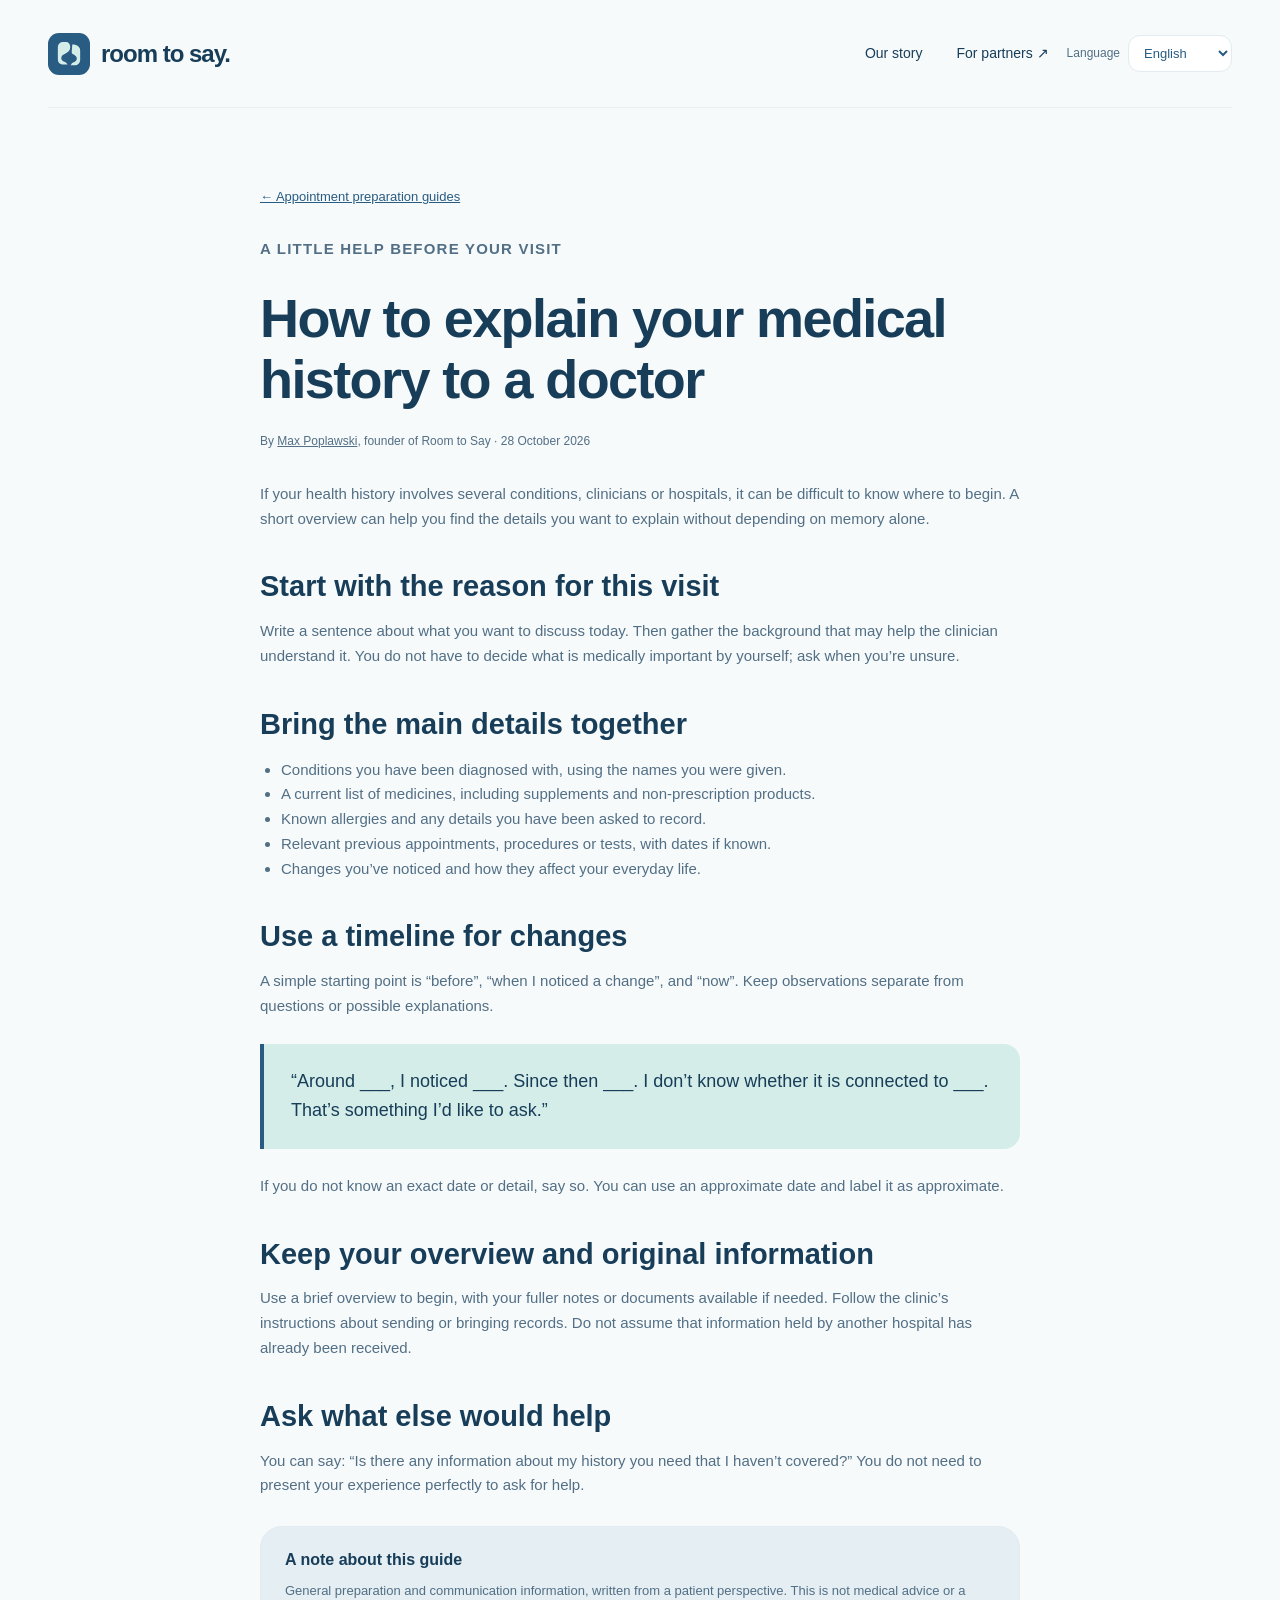
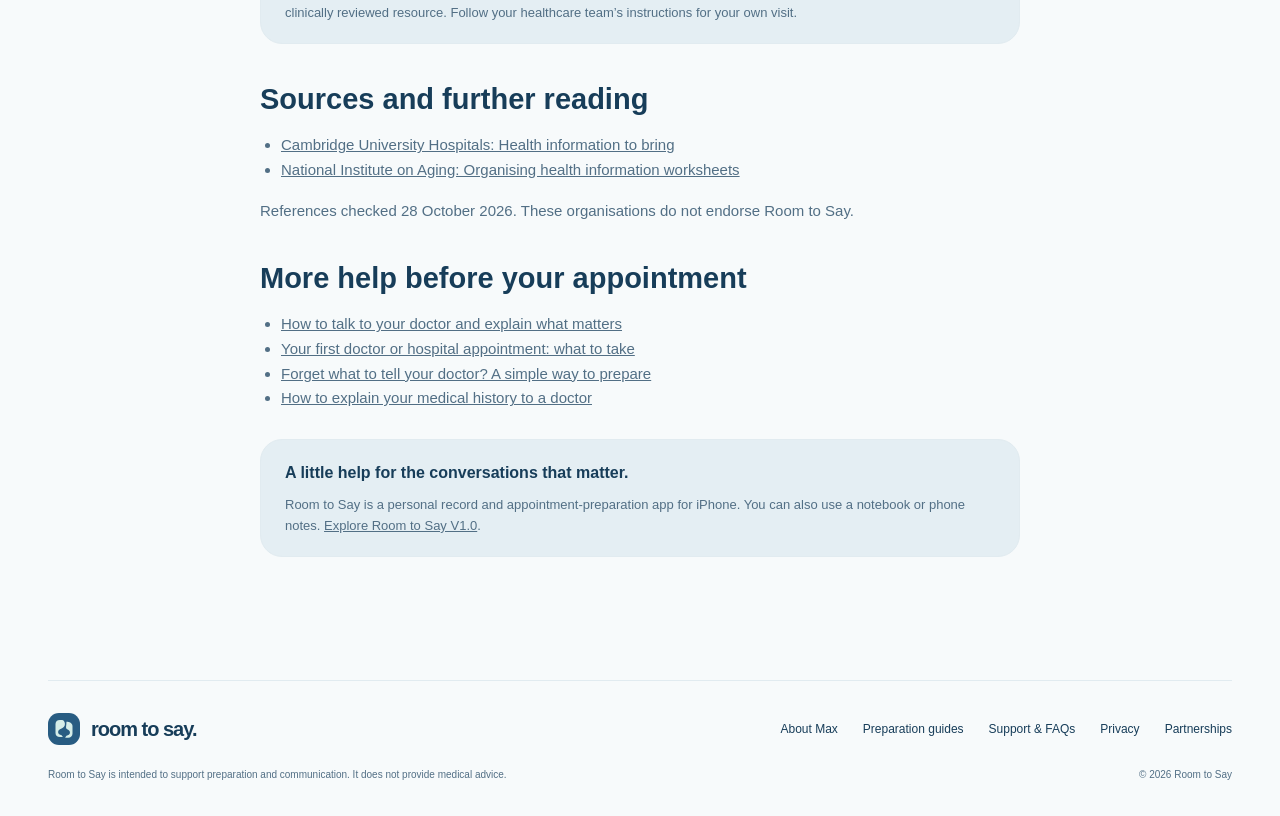
<file: explain-medical-history-to-doctor.html>
<!doctype html>
<html lang="en-GB"><head><meta charset="utf-8"><meta name="viewport" content="width=device-width,initial-scale=1"><meta name="theme-color" content="#285C82"><title>How to explain your medical history to a doctor — Room to Say</title><meta name="description" content="Organise your medical history for an appointment using a short timeline, medicines, allergies and the questions you want to discuss."><link rel="icon" href="assets/favicon.ico"><link rel="stylesheet" href="styles.css?v=20261027-beta">
  <link rel="stylesheet" href="app-direction.css?v=20261114-languages"><script src="site.js" defer></script>
  <link rel="canonical" href="https://roomtosay.org/explain-medical-history-to-doctor.html">
  <meta name="robots" content="index, follow, max-image-preview:large">
  <meta property="og:site_name" content="Room to Say">
  <meta property="og:locale" content="en_GB">
  <meta property="og:type" content="article">
  <meta property="og:url" content="https://roomtosay.org/explain-medical-history-to-doctor.html">
  <meta property="og:title" content="How to explain your medical history to a doctor — Room to Say">
  <meta property="og:description" content="Organise your medical history for an appointment using a short timeline, medicines, allergies and the questions you want to discuss.">
  <meta property="og:image" content="https://roomtosay.org/assets/room-to-say-social-conversations.png">
  <meta property="og:image:alt" content="Room to Say. A little help for the conversations that matter. Ocean-blue card with the mist-green Shared space logo.">
  <meta property="og:image:width" content="1200">
  <meta property="og:image:height" content="630">
  <meta name="twitter:card" content="summary_large_image">
  <meta name="twitter:title" content="How to explain your medical history to a doctor — Room to Say">
  <meta name="twitter:description" content="Organise your medical history for an appointment using a short timeline, medicines, allergies and the questions you want to discuss.">
  <meta name="twitter:image" content="https://roomtosay.org/assets/room-to-say-social-conversations.png">
  <meta name="twitter:image:alt" content="Room to Say. A little help for the conversations that matter. Ocean-blue card with the mist-green Shared space logo.">
  <script type="application/ld+json">{"@context": "https://schema.org", "@type": "Article", "url": "https://roomtosay.org/explain-medical-history-to-doctor.html", "name": "How to explain your medical history to a doctor", "description": "Organise your medical history for an appointment using a short timeline, medicines, allergies and the questions you want to discuss.", "inLanguage": "en-GB", "isPartOf": {"@type": "WebSite", "name": "Room to Say", "url": "https://roomtosay.org/"}, "headline": "How to explain your medical history to a doctor", "author": {"@type": "Person", "@id": "https://roomtosay.org/max-poplawski.html#person", "name": "Max Poplawski", "url": "https://roomtosay.org/max-poplawski.html"}, "datePublished": "2026-10-28", "dateModified": "2026-11-09"}</script>
</head><body><a class="skip" href="#main">Skip to content</a><header class="header wrap"><a class="brand" href="/"><img src="assets/room-to-say-icon.svg" width="42" height="42" alt=""><span>room to say.</span></a><nav aria-label="Main navigation"><a href="/#story">Our story</a><a href="partnerships.html">For partners ↗</a></nav><div class="language-control"><label for="site-language">Language</label><select id="site-language" data-language-switch aria-label="Language"><option value="/explain-medical-history-to-doctor.html" selected>English</option><option value="/pl/">Polski</option></select><noscript><a href="/explain-medical-history-to-doctor.html" lang="en">English</a> · <a href="/pl/" lang="pl">Polski</a></noscript></div></header><main id="main" class="document guide-page wrap"><a class="back" href="guides.html">← Appointment preparation guides</a><p class="eyebrow">A LITTLE HELP BEFORE YOUR VISIT</p><h1>How to explain your medical history to a doctor</h1><p class="guide-byline">By <a href="max-poplawski.html">Max Poplawski</a>, founder of Room to Say · 28 October 2026</p><p>If your health history involves several conditions, clinicians or hospitals, it can be difficult to know where to begin. A short overview can help you find the details you want to explain without depending on memory alone.</p>
<h2>Start with the reason for this visit</h2><p>Write a sentence about what you want to discuss today. Then gather the background that may help the clinician understand it. You do not have to decide what is medically important by yourself; ask when you’re unsure.</p>
<h2>Bring the main details together</h2><ul><li>Conditions you have been diagnosed with, using the names you were given.</li><li>A current list of medicines, including supplements and non-prescription products.</li><li>Known allergies and any details you have been asked to record.</li><li>Relevant previous appointments, procedures or tests, with dates if known.</li><li>Changes you’ve noticed and how they affect your everyday life.</li></ul>
<h2>Use a timeline for changes</h2><p>A simple starting point is “before”, “when I noticed a change”, and “now”. Keep observations separate from questions or possible explanations.</p><blockquote>“Around ___, I noticed ___. Since then ___. I don’t know whether it is connected to ___. That’s something I’d like to ask.”</blockquote><p>If you do not know an exact date or detail, say so. You can use an approximate date and label it as approximate.</p>
<h2>Keep your overview and original information</h2><p>Use a brief overview to begin, with your fuller notes or documents available if needed. Follow the clinic’s instructions about sending or bringing records. Do not assume that information held by another hospital has already been received.</p>
<h2>Ask what else would help</h2><p>You can say: “Is there any information about my history you need that I haven’t covered?” You do not need to present your experience perfectly to ask for help.</p><aside class="notice"><strong>A note about this guide</strong><p>General preparation and communication information, written from a patient perspective. This is not medical advice or a clinically reviewed resource. Follow your healthcare team’s instructions for your own visit.</p></aside><h2>Sources and further reading</h2><ul><li><a href="https://www.cuh.nhs.uk/visiting-our-hospitals/your-appointment/before-your-appointment/">Cambridge University Hospitals: Health information to bring</a></li><li><a href="https://www.nia.nih.gov/health/medical-care-and-appointments/talking-your-doctor-worksheets">National Institute on Aging: Organising health information worksheets</a></li></ul><p class="subtle">References checked 28 October 2026. These organisations do not endorse Room to Say.</p><h2>More help before your appointment</h2><ul><li><a href="how-to-talk-to-your-doctor.html">How to talk to your doctor and explain what matters</a></li><li><a href="first-doctors-hospital-appointment.html">Your first doctor or hospital appointment: what to take</a></li><li><a href="remember-what-to-tell-your-doctor.html">Forget what to tell your doctor? A simple way to prepare</a></li><li><a href="explain-medical-history-to-doctor.html">How to explain your medical history to a doctor</a></li></ul><div class="notice"><strong>A little help for the conversations that matter.</strong><p>Room to Say is a personal record and appointment-preparation app for iPhone. You can also use a notebook or phone notes. <a href="/#beta">Explore Room to Say V1.0</a>.</p></div></main><footer class="footer wrap"><a class="brand" href="/"><img src="assets/room-to-say-icon.svg" width="32" height="32" alt=""><span>room to say.</span></a><nav aria-label="Footer navigation"><a href="max-poplawski.html">About Max</a><a href="guides.html">Preparation guides</a><a href="support.html">Support &amp; FAQs</a><a href="privacy.html">Privacy</a><a href="partnerships.html">Partnerships</a></nav><p>Room to Say is intended to support preparation and communication. It does not provide medical advice.</p><span class="copyright">© <span data-year>2026</span> Room to Say</span></footer></body></html>
</file>
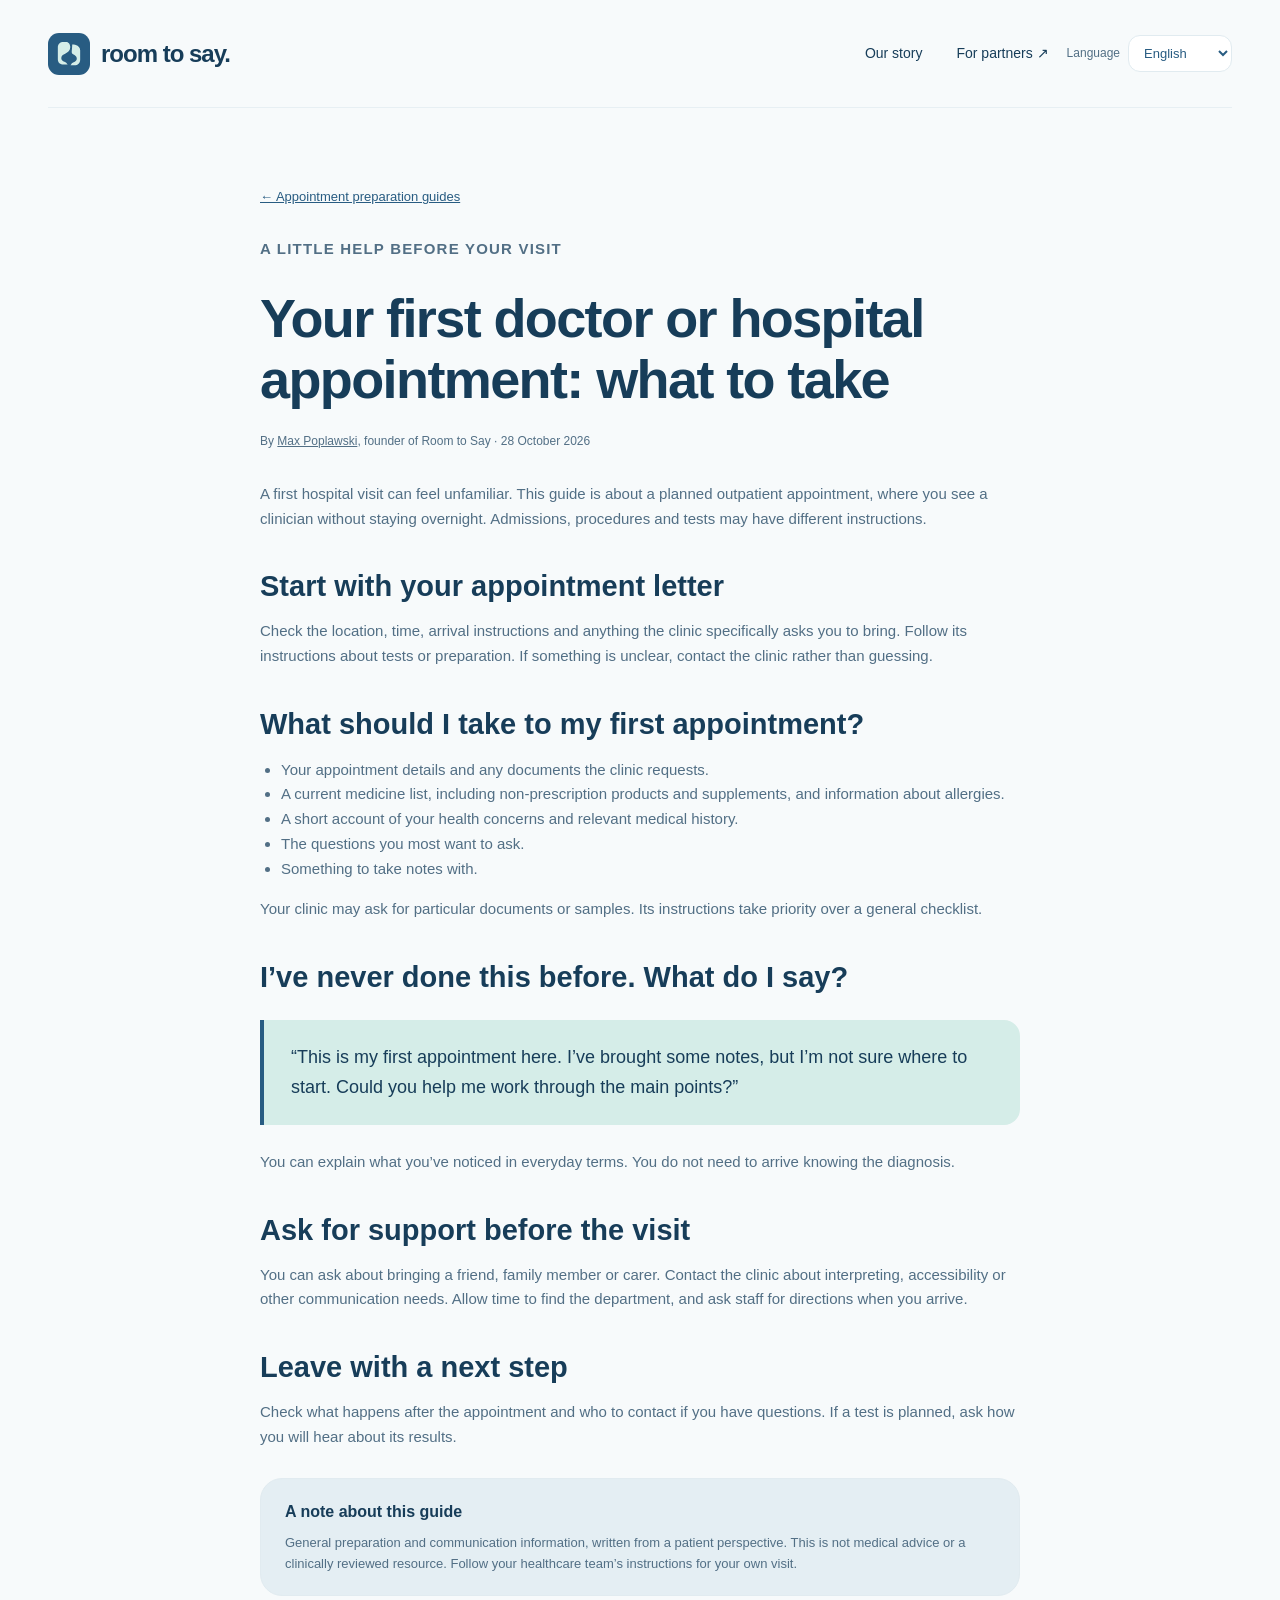
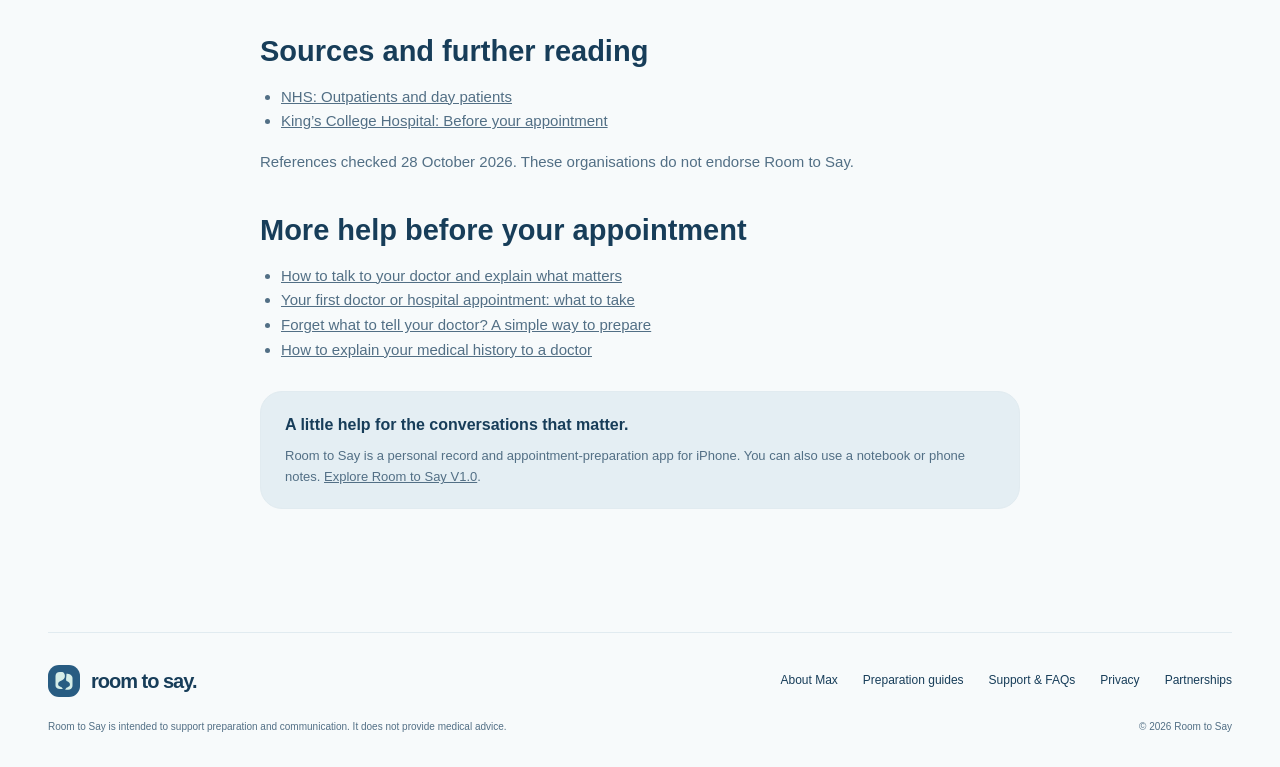
<file: first-doctors-hospital-appointment.html>
<!doctype html>
<html lang="en-GB"><head><meta charset="utf-8"><meta name="viewport" content="width=device-width,initial-scale=1"><meta name="theme-color" content="#285C82"><title>Your first doctor or hospital appointment: what to take — Room to Say</title><meta name="description" content="A practical checklist for your first doctor or hospital outpatient appointment: questions, medicines, health information and communication support."><link rel="icon" href="assets/favicon.ico"><link rel="stylesheet" href="styles.css?v=20261027-beta">
  <link rel="stylesheet" href="app-direction.css?v=20261114-languages"><script src="site.js" defer></script>
  <link rel="canonical" href="https://roomtosay.org/first-doctors-hospital-appointment.html">
  <meta name="robots" content="index, follow, max-image-preview:large">
  <meta property="og:site_name" content="Room to Say">
  <meta property="og:locale" content="en_GB">
  <meta property="og:type" content="article">
  <meta property="og:url" content="https://roomtosay.org/first-doctors-hospital-appointment.html">
  <meta property="og:title" content="Your first doctor or hospital appointment: what to take — Room to Say">
  <meta property="og:description" content="A practical checklist for your first doctor or hospital outpatient appointment: questions, medicines, health information and communication support.">
  <meta property="og:image" content="https://roomtosay.org/assets/room-to-say-social-conversations.png">
  <meta property="og:image:alt" content="Room to Say. A little help for the conversations that matter. Ocean-blue card with the mist-green Shared space logo.">
  <meta property="og:image:width" content="1200">
  <meta property="og:image:height" content="630">
  <meta name="twitter:card" content="summary_large_image">
  <meta name="twitter:title" content="Your first doctor or hospital appointment: what to take — Room to Say">
  <meta name="twitter:description" content="A practical checklist for your first doctor or hospital outpatient appointment: questions, medicines, health information and communication support.">
  <meta name="twitter:image" content="https://roomtosay.org/assets/room-to-say-social-conversations.png">
  <meta name="twitter:image:alt" content="Room to Say. A little help for the conversations that matter. Ocean-blue card with the mist-green Shared space logo.">
  <script type="application/ld+json">{"@context": "https://schema.org", "@type": "Article", "url": "https://roomtosay.org/first-doctors-hospital-appointment.html", "name": "Your first doctor or hospital appointment: what to take", "description": "A practical checklist for your first doctor or hospital outpatient appointment: questions, medicines, health information and communication support.", "inLanguage": "en-GB", "isPartOf": {"@type": "WebSite", "name": "Room to Say", "url": "https://roomtosay.org/"}, "headline": "Your first doctor or hospital appointment: what to take", "author": {"@type": "Person", "@id": "https://roomtosay.org/max-poplawski.html#person", "name": "Max Poplawski", "url": "https://roomtosay.org/max-poplawski.html"}, "datePublished": "2026-10-28", "dateModified": "2026-11-09"}</script>
</head><body><a class="skip" href="#main">Skip to content</a><header class="header wrap"><a class="brand" href="/"><img src="assets/room-to-say-icon.svg" width="42" height="42" alt=""><span>room to say.</span></a><nav aria-label="Main navigation"><a href="/#story">Our story</a><a href="partnerships.html">For partners ↗</a></nav><div class="language-control"><label for="site-language">Language</label><select id="site-language" data-language-switch aria-label="Language"><option value="/first-doctors-hospital-appointment.html" selected>English</option><option value="/pl/">Polski</option></select><noscript><a href="/first-doctors-hospital-appointment.html" lang="en">English</a> · <a href="/pl/" lang="pl">Polski</a></noscript></div></header><main id="main" class="document guide-page wrap"><a class="back" href="guides.html">← Appointment preparation guides</a><p class="eyebrow">A LITTLE HELP BEFORE YOUR VISIT</p><h1>Your first doctor or hospital appointment: what to take</h1><p class="guide-byline">By <a href="max-poplawski.html">Max Poplawski</a>, founder of Room to Say · 28 October 2026</p><p>A first hospital visit can feel unfamiliar. This guide is about a planned outpatient appointment, where you see a clinician without staying overnight. Admissions, procedures and tests may have different instructions.</p>
<h2>Start with your appointment letter</h2><p>Check the location, time, arrival instructions and anything the clinic specifically asks you to bring. Follow its instructions about tests or preparation. If something is unclear, contact the clinic rather than guessing.</p>
<h2>What should I take to my first appointment?</h2><ul><li>Your appointment details and any documents the clinic requests.</li><li>A current medicine list, including non-prescription products and supplements, and information about allergies.</li><li>A short account of your health concerns and relevant medical history.</li><li>The questions you most want to ask.</li><li>Something to take notes with.</li></ul><p>Your clinic may ask for particular documents or samples. Its instructions take priority over a general checklist.</p>
<h2>I’ve never done this before. What do I say?</h2><blockquote>“This is my first appointment here. I’ve brought some notes, but I’m not sure where to start. Could you help me work through the main points?”</blockquote><p>You can explain what you’ve noticed in everyday terms. You do not need to arrive knowing the diagnosis.</p>
<h2>Ask for support before the visit</h2><p>You can ask about bringing a friend, family member or carer. Contact the clinic about interpreting, accessibility or other communication needs. Allow time to find the department, and ask staff for directions when you arrive.</p>
<h2>Leave with a next step</h2><p>Check what happens after the appointment and who to contact if you have questions. If a test is planned, ask how you will hear about its results.</p><aside class="notice"><strong>A note about this guide</strong><p>General preparation and communication information, written from a patient perspective. This is not medical advice or a clinically reviewed resource. Follow your healthcare team’s instructions for your own visit.</p></aside><h2>Sources and further reading</h2><ul><li><a href="https://www.nhs.uk/nhs-services/hospitals/going-into-hospital/outpatients-and-day-patients/">NHS: Outpatients and day patients</a></li><li><a href="https://www.kch.nhs.uk/patients-and-visitors/patients/outpatient-appointments/before-your-appointment/">King’s College Hospital: Before your appointment</a></li></ul><p class="subtle">References checked 28 October 2026. These organisations do not endorse Room to Say.</p><h2>More help before your appointment</h2><ul><li><a href="how-to-talk-to-your-doctor.html">How to talk to your doctor and explain what matters</a></li><li><a href="first-doctors-hospital-appointment.html">Your first doctor or hospital appointment: what to take</a></li><li><a href="remember-what-to-tell-your-doctor.html">Forget what to tell your doctor? A simple way to prepare</a></li><li><a href="explain-medical-history-to-doctor.html">How to explain your medical history to a doctor</a></li></ul><div class="notice"><strong>A little help for the conversations that matter.</strong><p>Room to Say is a personal record and appointment-preparation app for iPhone. You can also use a notebook or phone notes. <a href="/#beta">Explore Room to Say V1.0</a>.</p></div></main><footer class="footer wrap"><a class="brand" href="/"><img src="assets/room-to-say-icon.svg" width="32" height="32" alt=""><span>room to say.</span></a><nav aria-label="Footer navigation"><a href="max-poplawski.html">About Max</a><a href="guides.html">Preparation guides</a><a href="support.html">Support &amp; FAQs</a><a href="privacy.html">Privacy</a><a href="partnerships.html">Partnerships</a></nav><p>Room to Say is intended to support preparation and communication. It does not provide medical advice.</p><span class="copyright">© <span data-year>2026</span> Room to Say</span></footer></body></html>
</file>
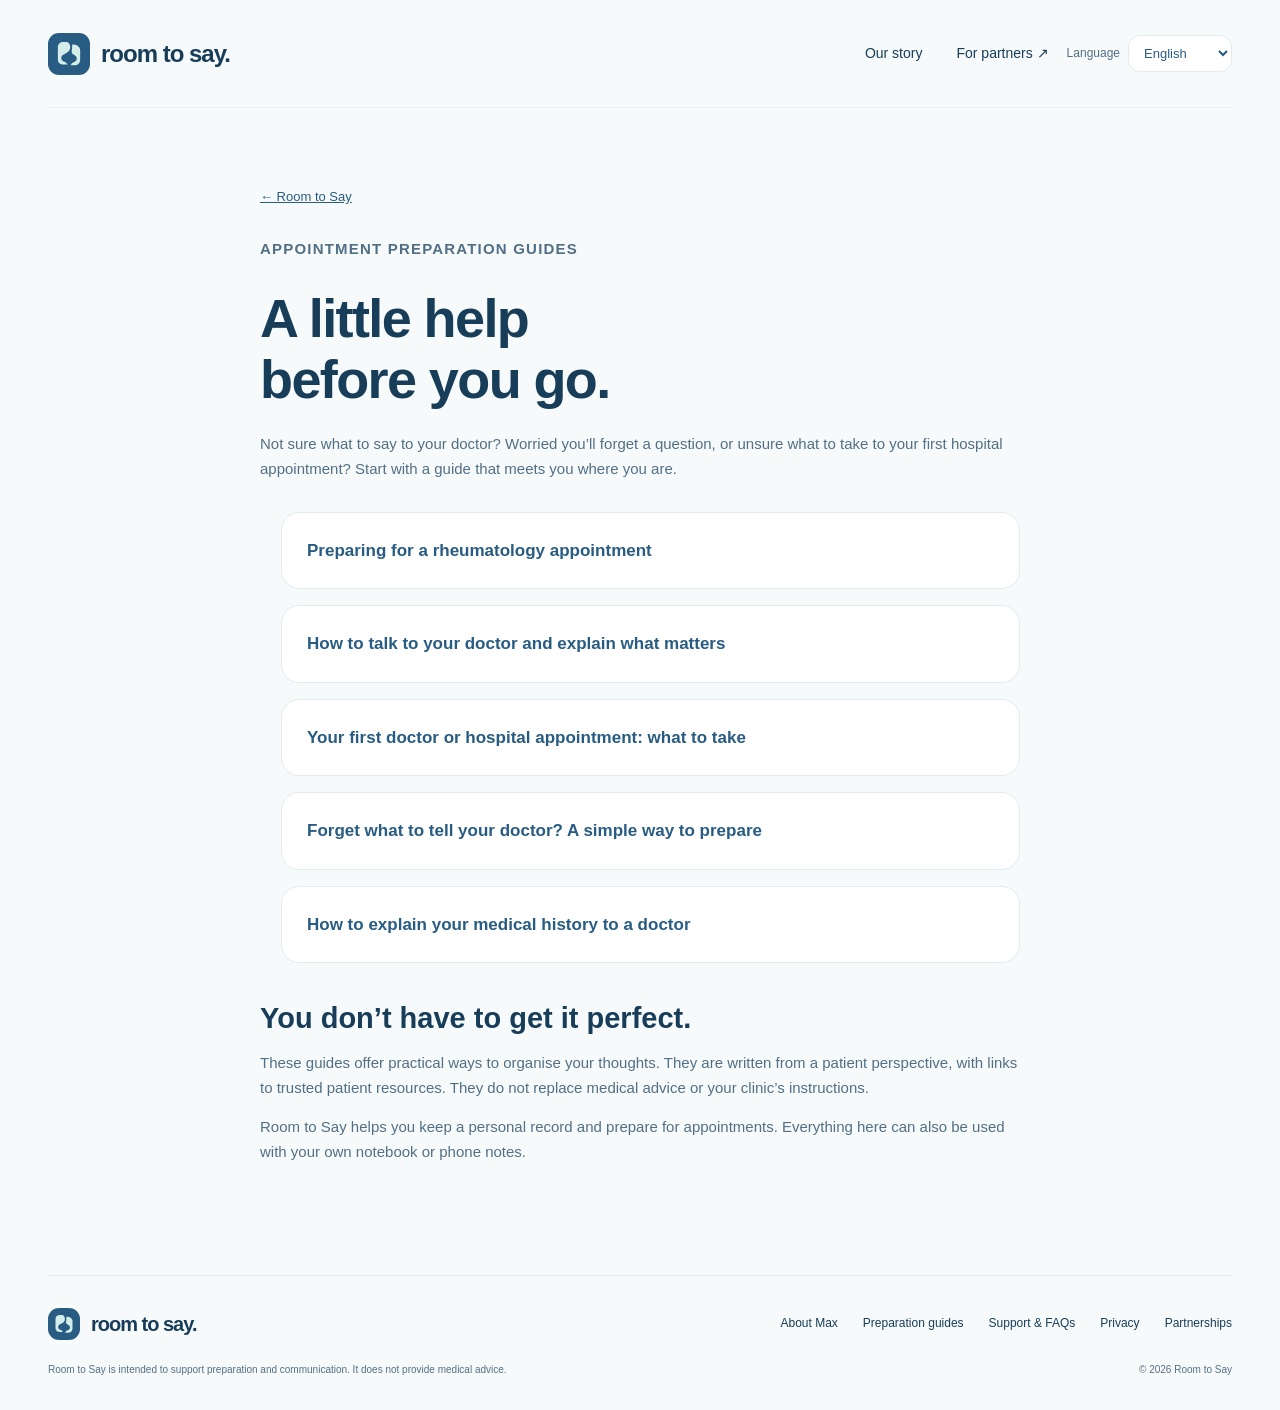
<file: guides.html>
<!doctype html>
<html lang="en-GB"><head><meta charset="utf-8"><meta name="viewport" content="width=device-width,initial-scale=1"><meta name="theme-color" content="#285C82"><title>Help preparing for a doctor or hospital appointment — Room to Say</title><meta name="description" content="Practical guides to talking to your doctor, preparing for your first appointment, remembering questions and explaining your medical history."><link rel="icon" href="assets/favicon.ico"><link rel="stylesheet" href="styles.css?v=20261027-beta">
  <link rel="stylesheet" href="app-direction.css?v=20261114-languages"><script src="site.js" defer></script>
  <link rel="canonical" href="https://roomtosay.org/guides.html">
  <meta name="robots" content="index, follow, max-image-preview:large">
  <meta property="og:site_name" content="Room to Say">
  <meta property="og:locale" content="en_GB">
  <meta property="og:type" content="website">
  <meta property="og:url" content="https://roomtosay.org/guides.html">
  <meta property="og:title" content="Help preparing for a doctor or hospital appointment — Room to Say">
  <meta property="og:description" content="Practical guides to talking to your doctor, preparing for your first appointment, remembering questions and explaining your medical history.">
  <meta property="og:image" content="https://roomtosay.org/assets/room-to-say-social-conversations.png">
  <meta property="og:image:alt" content="Room to Say. A little help for the conversations that matter. Ocean-blue card with the mist-green Shared space logo.">
  <meta property="og:image:width" content="1200">
  <meta property="og:image:height" content="630">
  <meta name="twitter:card" content="summary_large_image">
  <meta name="twitter:title" content="Help preparing for a doctor or hospital appointment — Room to Say">
  <meta name="twitter:description" content="Practical guides to talking to your doctor, preparing for your first appointment, remembering questions and explaining your medical history.">
  <meta name="twitter:image" content="https://roomtosay.org/assets/room-to-say-social-conversations.png">
  <meta name="twitter:image:alt" content="Room to Say. A little help for the conversations that matter. Ocean-blue card with the mist-green Shared space logo.">
  <script type="application/ld+json">{"@context": "https://schema.org", "@type": "CollectionPage", "url": "https://roomtosay.org/guides.html", "name": "Help preparing for a doctor or hospital appointment", "description": "Practical guides to talking to your doctor, preparing for your first appointment, remembering questions and explaining your medical history.", "inLanguage": "en-GB", "isPartOf": {"@type": "WebSite", "name": "Room to Say", "url": "https://roomtosay.org/"}}</script>
</head><body><a class="skip" href="#main">Skip to content</a><header class="header wrap"><a class="brand" href="/"><img src="assets/room-to-say-icon.svg" width="42" height="42" alt=""><span>room to say.</span></a><nav aria-label="Main navigation"><a href="/#story">Our story</a><a href="partnerships.html">For partners ↗</a></nav><div class="language-control"><label for="site-language">Language</label><select id="site-language" data-language-switch aria-label="Language"><option value="/guides.html" selected>English</option><option value="/pl/">Polski</option></select><noscript><a href="/guides.html" lang="en">English</a> · <a href="/pl/" lang="pl">Polski</a></noscript></div></header><main id="main" class="document guide-page wrap"><a class="back" href="/">← Room to Say</a><p class="eyebrow">APPOINTMENT PREPARATION GUIDES</p><h1>A little help<br>before you go.</h1><p>Not sure what to say to your doctor? Worried you’ll forget a question, or unsure what to take to your first hospital appointment? Start with a guide that meets you where you are.</p><ul class="guide-list"><li><a href="preparing-for-rheumatology-appointment.html">Preparing for a rheumatology appointment</a></li><li><a href="how-to-talk-to-your-doctor.html">How to talk to your doctor and explain what matters</a></li><li><a href="first-doctors-hospital-appointment.html">Your first doctor or hospital appointment: what to take</a></li><li><a href="remember-what-to-tell-your-doctor.html">Forget what to tell your doctor? A simple way to prepare</a></li><li><a href="explain-medical-history-to-doctor.html">How to explain your medical history to a doctor</a></li></ul><h2>You don’t have to get it perfect.</h2><p>These guides offer practical ways to organise your thoughts. They are written from a patient perspective, with links to trusted patient resources. They do not replace medical advice or your clinic’s instructions.</p><p>Room to Say helps you keep a personal record and prepare for appointments. Everything here can also be used with your own notebook or phone notes.</p></main><footer class="footer wrap"><a class="brand" href="/"><img src="assets/room-to-say-icon.svg" width="32" height="32" alt=""><span>room to say.</span></a><nav aria-label="Footer navigation"><a href="max-poplawski.html">About Max</a><a href="guides.html">Preparation guides</a><a href="support.html">Support &amp; FAQs</a><a href="privacy.html">Privacy</a><a href="partnerships.html">Partnerships</a></nav><p>Room to Say is intended to support preparation and communication. It does not provide medical advice.</p><span class="copyright">© <span data-year>2026</span> Room to Say</span></footer></body></html>
</file>
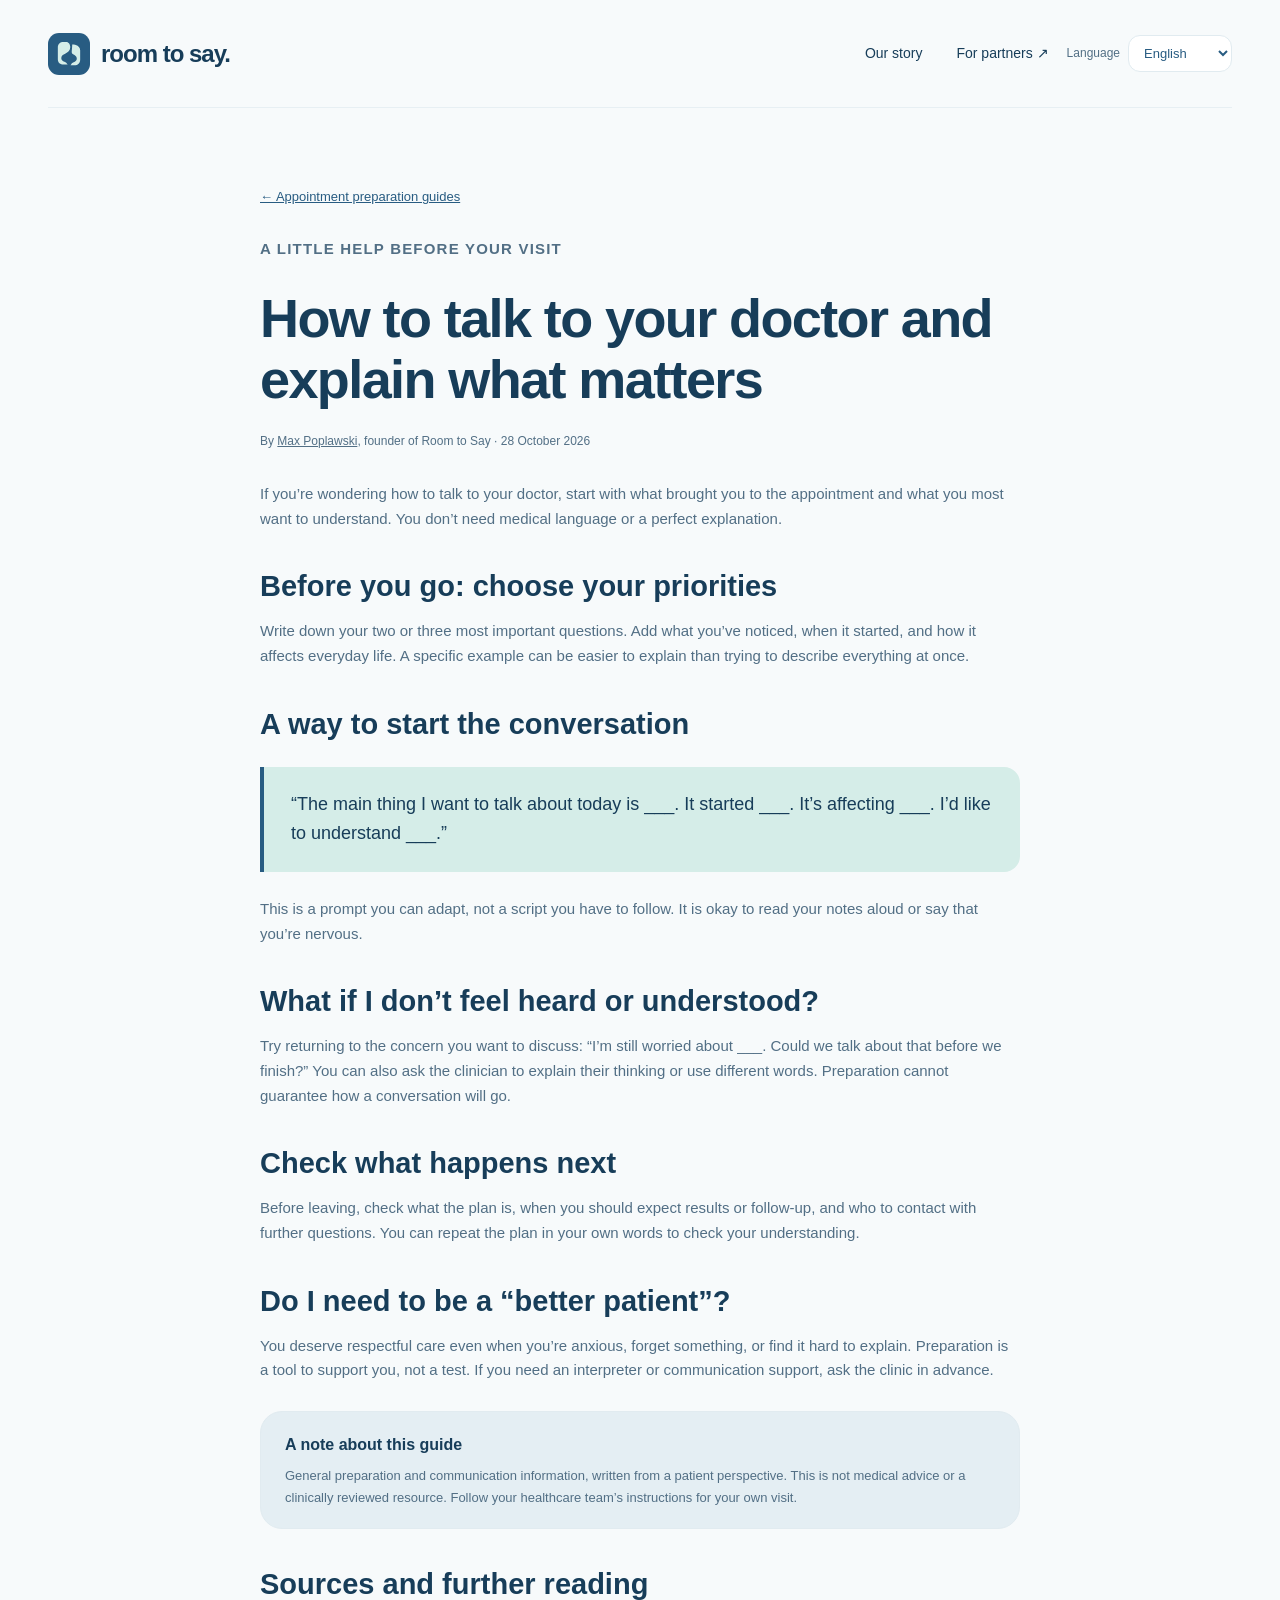
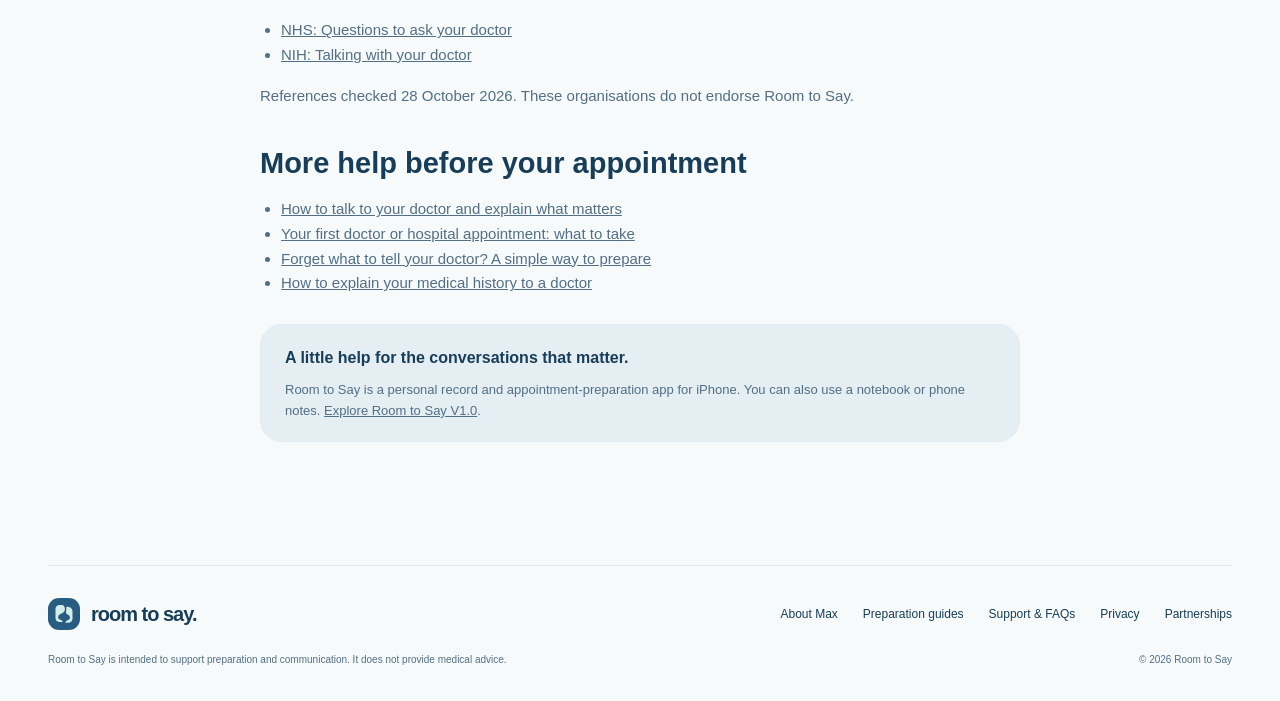
<file: how-to-talk-to-your-doctor.html>
<!doctype html>
<html lang="en-GB"><head><meta charset="utf-8"><meta name="viewport" content="width=device-width,initial-scale=1"><meta name="theme-color" content="#285C82"><title>How to talk to your doctor and explain what matters — Room to Say</title><meta name="description" content="Practical ways to prepare for talking to your doctor, explain how you feel, ask questions and check you understand the next steps."><link rel="icon" href="assets/favicon.ico"><link rel="stylesheet" href="styles.css?v=20261027-beta">
  <link rel="stylesheet" href="app-direction.css?v=20261114-languages"><script src="site.js" defer></script>
  <link rel="canonical" href="https://roomtosay.org/how-to-talk-to-your-doctor.html">
  <meta name="robots" content="index, follow, max-image-preview:large">
  <meta property="og:site_name" content="Room to Say">
  <meta property="og:locale" content="en_GB">
  <meta property="og:type" content="article">
  <meta property="og:url" content="https://roomtosay.org/how-to-talk-to-your-doctor.html">
  <meta property="og:title" content="How to talk to your doctor and explain what matters — Room to Say">
  <meta property="og:description" content="Practical ways to prepare for talking to your doctor, explain how you feel, ask questions and check you understand the next steps.">
  <meta property="og:image" content="https://roomtosay.org/assets/room-to-say-social-conversations.png">
  <meta property="og:image:alt" content="Room to Say. A little help for the conversations that matter. Ocean-blue card with the mist-green Shared space logo.">
  <meta property="og:image:width" content="1200">
  <meta property="og:image:height" content="630">
  <meta name="twitter:card" content="summary_large_image">
  <meta name="twitter:title" content="How to talk to your doctor and explain what matters — Room to Say">
  <meta name="twitter:description" content="Practical ways to prepare for talking to your doctor, explain how you feel, ask questions and check you understand the next steps.">
  <meta name="twitter:image" content="https://roomtosay.org/assets/room-to-say-social-conversations.png">
  <meta name="twitter:image:alt" content="Room to Say. A little help for the conversations that matter. Ocean-blue card with the mist-green Shared space logo.">
  <script type="application/ld+json">{"@context": "https://schema.org", "@type": "Article", "url": "https://roomtosay.org/how-to-talk-to-your-doctor.html", "name": "How to talk to your doctor and explain what matters", "description": "Practical ways to prepare for talking to your doctor, explain how you feel, ask questions and check you understand the next steps.", "inLanguage": "en-GB", "isPartOf": {"@type": "WebSite", "name": "Room to Say", "url": "https://roomtosay.org/"}, "headline": "How to talk to your doctor and explain what matters", "author": {"@type": "Person", "@id": "https://roomtosay.org/max-poplawski.html#person", "name": "Max Poplawski", "url": "https://roomtosay.org/max-poplawski.html"}, "datePublished": "2026-10-28", "dateModified": "2026-11-09"}</script>
</head><body><a class="skip" href="#main">Skip to content</a><header class="header wrap"><a class="brand" href="/"><img src="assets/room-to-say-icon.svg" width="42" height="42" alt=""><span>room to say.</span></a><nav aria-label="Main navigation"><a href="/#story">Our story</a><a href="partnerships.html">For partners ↗</a></nav><div class="language-control"><label for="site-language">Language</label><select id="site-language" data-language-switch aria-label="Language"><option value="/how-to-talk-to-your-doctor.html" selected>English</option><option value="/pl/">Polski</option></select><noscript><a href="/how-to-talk-to-your-doctor.html" lang="en">English</a> · <a href="/pl/" lang="pl">Polski</a></noscript></div></header><main id="main" class="document guide-page wrap"><a class="back" href="guides.html">← Appointment preparation guides</a><p class="eyebrow">A LITTLE HELP BEFORE YOUR VISIT</p><h1>How to talk to your doctor and explain what matters</h1><p class="guide-byline">By <a href="max-poplawski.html">Max Poplawski</a>, founder of Room to Say · 28 October 2026</p><p>If you’re wondering how to talk to your doctor, start with what brought you to the appointment and what you most want to understand. You don’t need medical language or a perfect explanation.</p>
<h2>Before you go: choose your priorities</h2><p>Write down your two or three most important questions. Add what you’ve noticed, when it started, and how it affects everyday life. A specific example can be easier to explain than trying to describe everything at once.</p>
<h2>A way to start the conversation</h2><blockquote>“The main thing I want to talk about today is ___. It started ___. It’s affecting ___. I’d like to understand ___.”</blockquote><p>This is a prompt you can adapt, not a script you have to follow. It is okay to read your notes aloud or say that you’re nervous.</p>
<h2>What if I don’t feel heard or understood?</h2><p>Try returning to the concern you want to discuss: “I’m still worried about ___. Could we talk about that before we finish?” You can also ask the clinician to explain their thinking or use different words. Preparation cannot guarantee how a conversation will go.</p>
<h2>Check what happens next</h2><p>Before leaving, check what the plan is, when you should expect results or follow-up, and who to contact with further questions. You can repeat the plan in your own words to check your understanding.</p>
<h2>Do I need to be a “better patient”?</h2><p>You deserve respectful care even when you’re anxious, forget something, or find it hard to explain. Preparation is a tool to support you, not a test. If you need an interpreter or communication support, ask the clinic in advance.</p><aside class="notice"><strong>A note about this guide</strong><p>General preparation and communication information, written from a patient perspective. This is not medical advice or a clinically reviewed resource. Follow your healthcare team’s instructions for your own visit.</p></aside><h2>Sources and further reading</h2><ul><li><a href="https://www.nhs.uk/nhs-services/gps/what-to-ask-your-doctor/">NHS: Questions to ask your doctor</a></li><li><a href="https://health.nih.gov/talking-with-your-doctor">NIH: Talking with your doctor</a></li></ul><p class="subtle">References checked 28 October 2026. These organisations do not endorse Room to Say.</p><h2>More help before your appointment</h2><ul><li><a href="how-to-talk-to-your-doctor.html">How to talk to your doctor and explain what matters</a></li><li><a href="first-doctors-hospital-appointment.html">Your first doctor or hospital appointment: what to take</a></li><li><a href="remember-what-to-tell-your-doctor.html">Forget what to tell your doctor? A simple way to prepare</a></li><li><a href="explain-medical-history-to-doctor.html">How to explain your medical history to a doctor</a></li></ul><div class="notice"><strong>A little help for the conversations that matter.</strong><p>Room to Say is a personal record and appointment-preparation app for iPhone. You can also use a notebook or phone notes. <a href="/#beta">Explore Room to Say V1.0</a>.</p></div></main><footer class="footer wrap"><a class="brand" href="/"><img src="assets/room-to-say-icon.svg" width="32" height="32" alt=""><span>room to say.</span></a><nav aria-label="Footer navigation"><a href="max-poplawski.html">About Max</a><a href="guides.html">Preparation guides</a><a href="support.html">Support &amp; FAQs</a><a href="privacy.html">Privacy</a><a href="partnerships.html">Partnerships</a></nav><p>Room to Say is intended to support preparation and communication. It does not provide medical advice.</p><span class="copyright">© <span data-year>2026</span> Room to Say</span></footer></body></html>
</file>
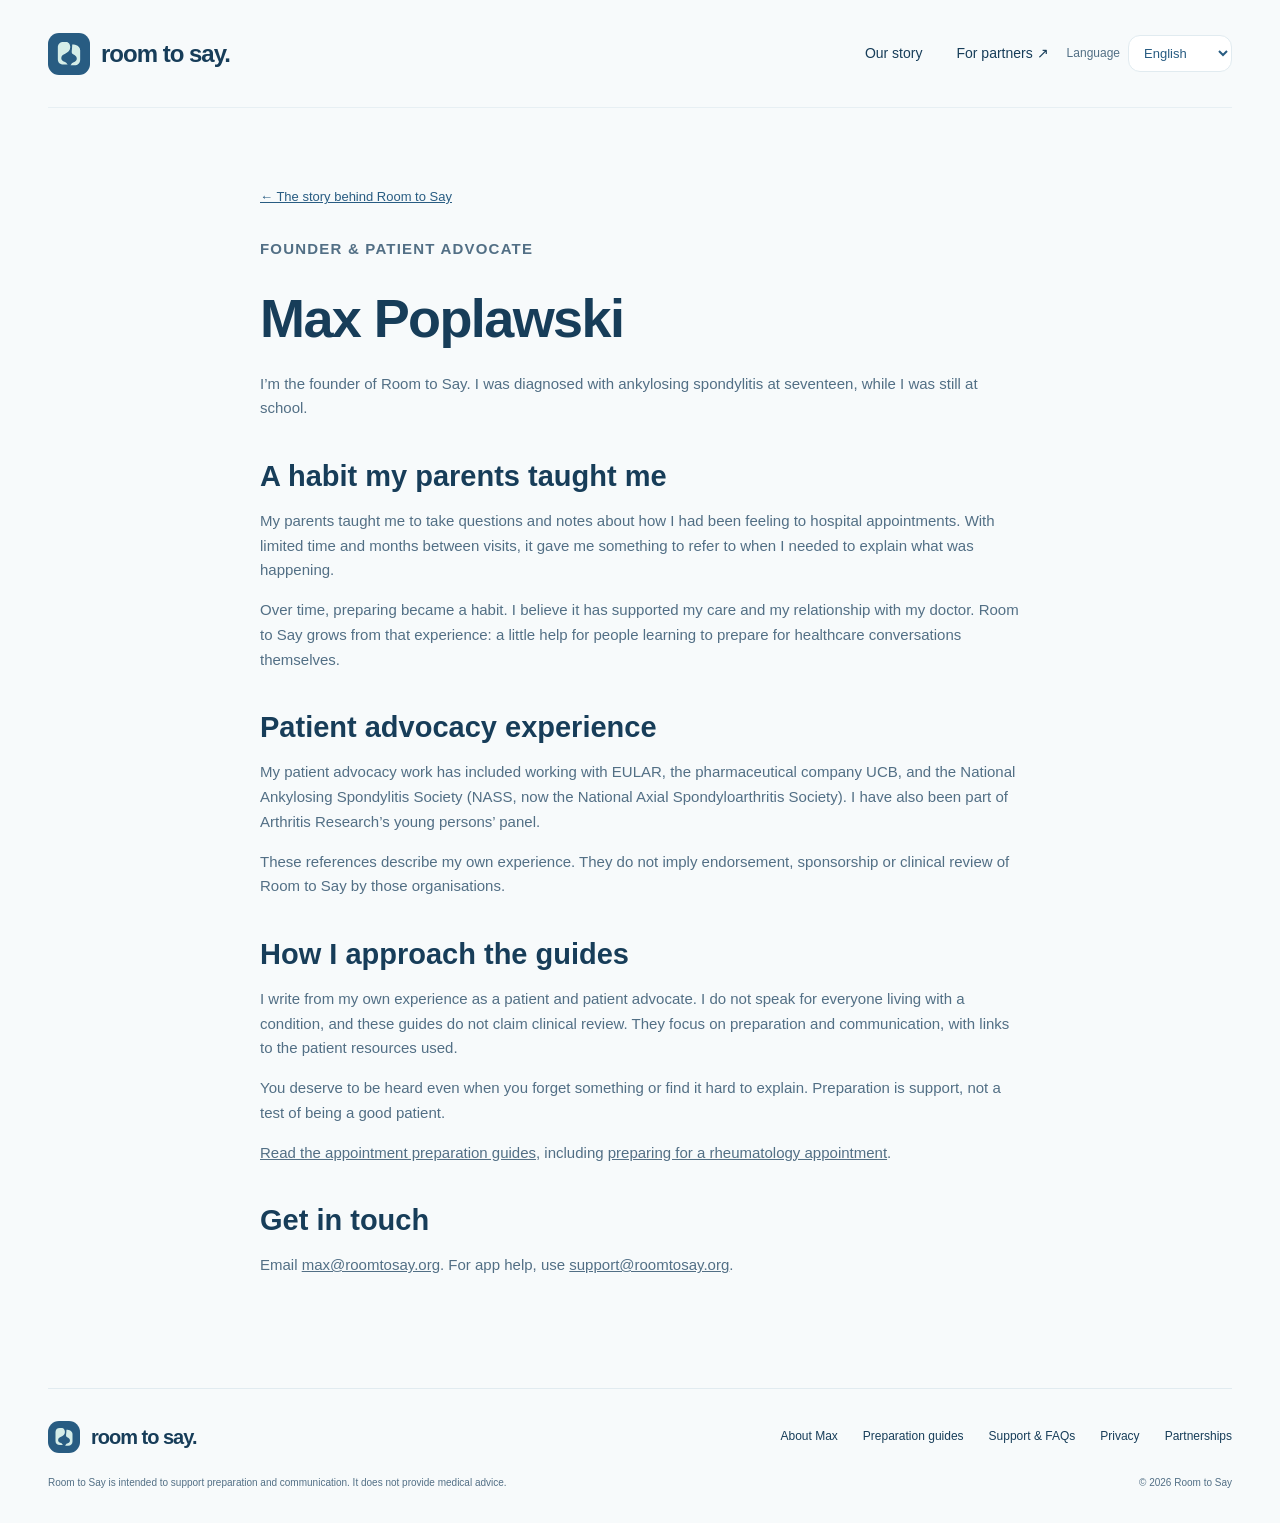
<file: max-poplawski.html>
<!doctype html>
<html lang="en-GB"><head><meta charset="utf-8"><meta name="viewport" content="width=device-width,initial-scale=1"><meta name="theme-color" content="#285C82"><title>Max Poplawski — Founder &amp; Patient Advocate | Room to Say</title><meta name="description" content="Meet Max Poplawski, founder of Room to Say. His experience of ankylosing spondylitis and patient advocacy inspires the appointment-preparation app."><link rel="icon" href="assets/favicon.ico"><link rel="stylesheet" href="styles.css?v=20261027-beta">
  <link rel="stylesheet" href="app-direction.css?v=20261114-languages"><script src="site.js" defer></script>
  <link rel="canonical" href="https://roomtosay.org/max-poplawski.html">
  <meta name="robots" content="index, follow, max-image-preview:large">
  <meta property="og:site_name" content="Room to Say">
  <meta property="og:locale" content="en_GB">
  <meta property="og:type" content="website">
  <meta property="og:url" content="https://roomtosay.org/max-poplawski.html">
  <meta property="og:title" content="Max Poplawski — Founder &amp; Patient Advocate | Room to Say">
  <meta property="og:description" content="Meet Max Poplawski, founder of Room to Say. His experience of ankylosing spondylitis and patient advocacy inspires the appointment-preparation app.">
  <meta property="og:image" content="https://roomtosay.org/assets/room-to-say-social-conversations.png">
  <meta property="og:image:alt" content="Room to Say. A little help for the conversations that matter. Ocean-blue card with the mist-green Shared space logo.">
  <meta property="og:image:width" content="1200">
  <meta property="og:image:height" content="630">
  <meta name="twitter:card" content="summary_large_image">
  <meta name="twitter:title" content="Max Poplawski — Founder &amp; Patient Advocate | Room to Say">
  <meta name="twitter:description" content="Meet Max Poplawski, founder of Room to Say. His experience of ankylosing spondylitis and patient advocacy inspires the appointment-preparation app.">
  <meta name="twitter:image" content="https://roomtosay.org/assets/room-to-say-social-conversations.png">
  <meta name="twitter:image:alt" content="Room to Say. A little help for the conversations that matter. Ocean-blue card with the mist-green Shared space logo.">
  <script type="application/ld+json">{"@context": "https://schema.org", "@type": "ProfilePage", "url": "https://roomtosay.org/max-poplawski.html", "name": "Max Poplawski — Founder of Room to Say", "mainEntity": {"@type": "Person", "@id": "https://roomtosay.org/max-poplawski.html#person", "name": "Max Poplawski", "url": "https://roomtosay.org/max-poplawski.html"}, "dateModified": "2026-11-09"}</script>
</head><body><a class="skip" href="#main">Skip to content</a><header class="header wrap"><a class="brand" href="/"><img src="assets/room-to-say-icon.svg" width="42" height="42" alt=""><span>room to say.</span></a><nav aria-label="Main navigation"><a href="/#story">Our story</a><a href="partnerships.html">For partners ↗</a></nav><div class="language-control"><label for="site-language">Language</label><select id="site-language" data-language-switch aria-label="Language"><option value="/max-poplawski.html" selected>English</option><option value="/pl/">Polski</option></select><noscript><a href="/max-poplawski.html" lang="en">English</a> · <a href="/pl/" lang="pl">Polski</a></noscript></div></header><main id="main" class="document guide-page wrap"><a class="back" href="/#story">← The story behind Room to Say</a><p class="eyebrow">FOUNDER &amp; PATIENT ADVOCATE</p><h1>Max Poplawski</h1><p>I’m the founder of Room to Say. I was diagnosed with ankylosing spondylitis at seventeen, while I was still at school.</p><h2>A habit my parents taught me</h2><p>My parents taught me to take questions and notes about how I had been feeling to hospital appointments. With limited time and months between visits, it gave me something to refer to when I needed to explain what was happening.</p><p>Over time, preparing became a habit. I believe it has supported my care and my relationship with my doctor. Room to Say grows from that experience: a little help for people learning to prepare for healthcare conversations themselves.</p><h2>Patient advocacy experience</h2><p>My patient advocacy work has included working with EULAR, the pharmaceutical company UCB, and the National Ankylosing Spondylitis Society (NASS, now the National Axial Spondyloarthritis Society). I have also been part of Arthritis Research’s young persons’ panel.</p><p>These references describe my own experience. They do not imply endorsement, sponsorship or clinical review of Room to Say by those organisations.</p><h2>How I approach the guides</h2><p>I write from my own experience as a patient and patient advocate. I do not speak for everyone living with a condition, and these guides do not claim clinical review. They focus on preparation and communication, with links to the patient resources used.</p><p>You deserve to be heard even when you forget something or find it hard to explain. Preparation is support, not a test of being a good patient.</p><p><a href="guides.html">Read the appointment preparation guides</a>, including <a href="preparing-for-rheumatology-appointment.html">preparing for a rheumatology appointment</a>.</p><h2>Get in touch</h2><p>Email <a href="mailto:max@roomtosay.org">max@roomtosay.org</a>. For app help, use <a href="mailto:support@roomtosay.org">support@roomtosay.org</a>.</p></main><footer class="footer wrap"><a class="brand" href="/"><img src="assets/room-to-say-icon.svg" width="32" height="32" alt=""><span>room to say.</span></a><nav aria-label="Footer navigation"><a href="max-poplawski.html">About Max</a><a href="guides.html">Preparation guides</a><a href="support.html">Support &amp; FAQs</a><a href="privacy.html">Privacy</a><a href="partnerships.html">Partnerships</a></nav><p>Room to Say is intended to support preparation and communication. It does not provide medical advice.</p><span class="copyright">© <span data-year>2026</span> Room to Say</span></footer></body></html>
</file>
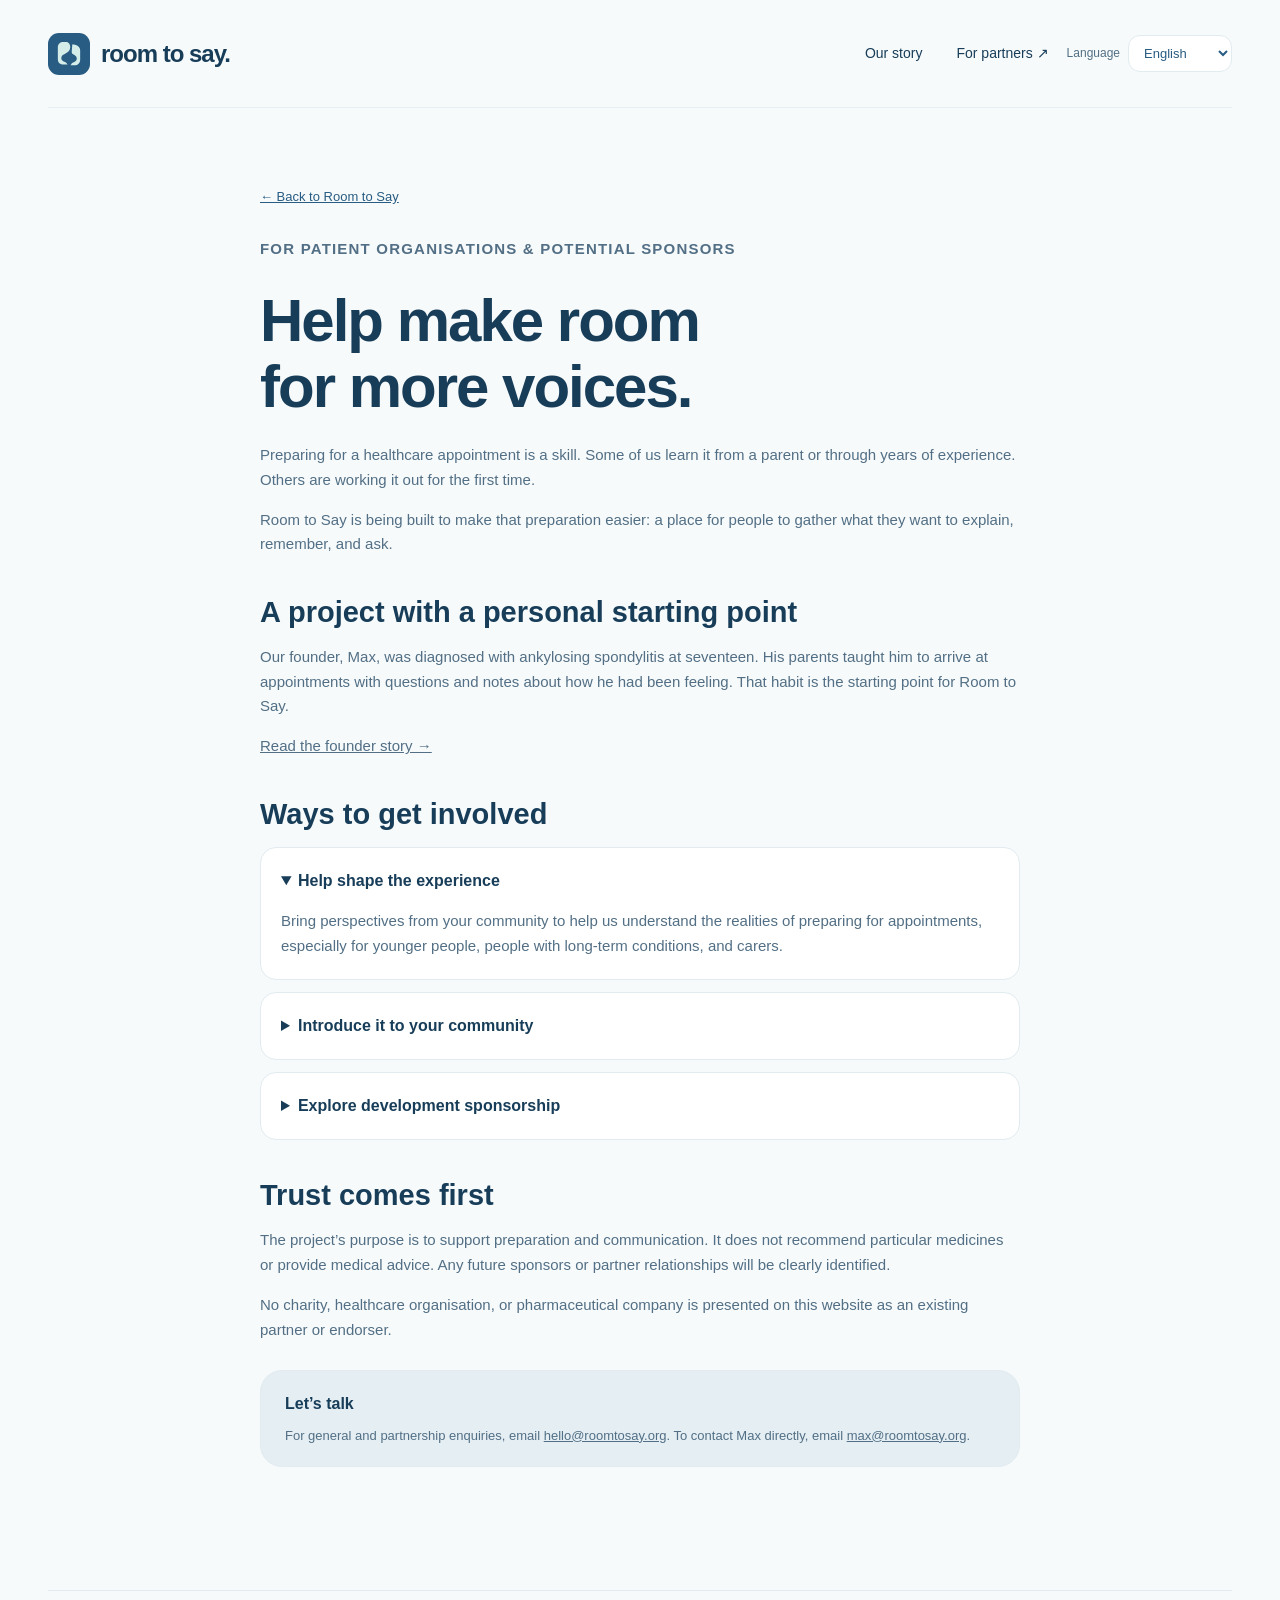
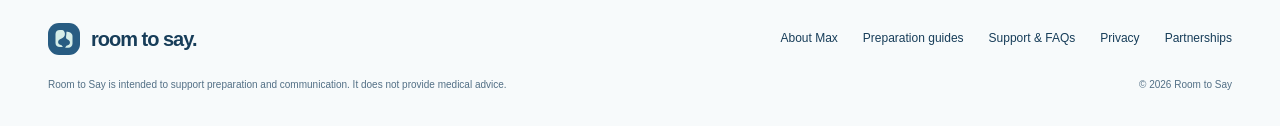
<file: partnerships.html>
<!doctype html>
<html lang="en-GB"><head><meta charset="utf-8"><meta name="viewport" content="width=device-width,initial-scale=1"><meta name="theme-color" content="#285C82"><title>Charity &amp; Sponsorship Partnerships — Room to Say</title><meta name="description" content="Help shape Room to Say: a little help for the conversations that matter. Explore supporting an app in development for healthcare appointment preparation."><link rel="icon" href="assets/favicon.ico"><link rel="stylesheet" href="styles.css?v=20261027-beta">
  <link rel="stylesheet" href="app-direction.css?v=20261114-languages"><script src="site.js" defer></script>
  <link rel="canonical" href="https://roomtosay.org/partnerships.html">
  <meta name="robots" content="index, follow, max-image-preview:large">
  <meta property="og:site_name" content="Room to Say">
  <meta property="og:locale" content="en_GB">
  <meta property="og:type" content="website">
  <meta property="og:url" content="https://roomtosay.org/partnerships.html">
  <meta property="og:title" content="Charity &amp; Sponsorship Partnerships — Room to Say">
  <meta property="og:description" content="Help shape Room to Say: a little help for the conversations that matter. Explore supporting an app in development for healthcare appointment preparation.">
  <meta property="og:image" content="https://roomtosay.org/assets/room-to-say-social-conversations.png">
  <meta property="og:image:alt" content="Room to Say. A little help for the conversations that matter. Ocean-blue card with the mist-green Shared space logo.">
  <meta property="og:image:width" content="1200">
  <meta property="og:image:height" content="630">
  <meta name="twitter:card" content="summary_large_image">
  <meta name="twitter:title" content="Charity &amp; Sponsorship Partnerships — Room to Say">
  <meta name="twitter:description" content="Help shape Room to Say: a little help for the conversations that matter. Explore supporting an app in development for healthcare appointment preparation.">
  <meta name="twitter:image" content="https://roomtosay.org/assets/room-to-say-social-conversations.png">
  <meta name="twitter:image:alt" content="Room to Say. A little help for the conversations that matter. Ocean-blue card with the mist-green Shared space logo.">
  <script type="application/ld+json">{"@context": "https://schema.org", "@type": "WebPage", "@id": "https://roomtosay.org/partnerships.html#page", "url": "https://roomtosay.org/partnerships.html", "name": "Charity & Sponsorship Partnerships — Room to Say", "description": "Help shape Room to Say: a little help for the conversations that matter. Explore supporting an app in development for healthcare appointment preparation.", "inLanguage": "en-GB", "isPartOf": {"@type": "WebSite", "@id": "https://roomtosay.org/#website", "url": "https://roomtosay.org/", "name": "Room to Say"}}</script>
</head><body><a class="skip" href="#main">Skip to content</a><header class="header wrap"><a class="brand" href="/"><img src="assets/room-to-say-icon.svg" width="42" height="42" alt=""><span>room to say.</span></a><nav aria-label="Main navigation"><a href="/#story">Our story</a><a href="partnerships.html">For partners ↗</a></nav><div class="language-control"><label for="site-language">Language</label><select id="site-language" data-language-switch aria-label="Language"><option value="/partnerships.html" selected>English</option><option value="/pl/">Polski</option></select><noscript><a href="/partnerships.html" lang="en">English</a> · <a href="/pl/" lang="pl">Polski</a></noscript></div></header><main id="main" class="document wrap"><a class="back" href="/">← Back to Room to Say</a><p class="eyebrow">FOR PATIENT ORGANISATIONS & POTENTIAL SPONSORS</p><h1>Help make room<br>for more voices.</h1><p>Preparing for a healthcare appointment is a skill. Some of us learn it from a parent or through years of experience. Others are working it out for the first time.</p><p>Room to Say is being built to make that preparation easier: a place for people to gather what they want to explain, remember, and ask.</p><h2>A project with a personal starting point</h2><p>Our founder, Max, was diagnosed with ankylosing spondylitis at seventeen. His parents taught him to arrive at appointments with questions and notes about how he had been feeling. That habit is the starting point for Room to Say.</p><p><a href="/#story">Read the founder story →</a></p><h2>Ways to get involved</h2><details open><summary>Help shape the experience</summary><p>Bring perspectives from your community to help us understand the realities of preparing for appointments, especially for younger people, people with long-term conditions, and carers.</p></details><details><summary>Introduce it to your community</summary><p>Explore sharing the project through your community channels when it is ready and you have had an opportunity to assess its suitability.</p></details><details><summary>Explore development sponsorship</summary><p>Discuss support for development and making the project available to more people. The scope, recognition, and terms of any sponsorship would be agreed explicitly.</p></details><h2>Trust comes first</h2><p>The project’s purpose is to support preparation and communication. It does not recommend particular medicines or provide medical advice. Any future sponsors or partner relationships will be clearly identified.</p><p>No charity, healthcare organisation, or pharmaceutical company is presented on this website as an existing partner or endorser.</p><div class="notice"><strong>Let’s talk</strong><p>For general and partnership enquiries, email <a href="mailto:hello@roomtosay.org">hello@roomtosay.org</a>. To contact Max directly, email <a href="mailto:max@roomtosay.org">max@roomtosay.org</a>.</p></div></main><footer class="footer wrap"><a class="brand" href="/"><img src="assets/room-to-say-icon.svg" width="32" height="32" alt=""><span>room to say.</span></a><nav aria-label="Footer navigation"><a href="max-poplawski.html">About Max</a><a href="guides.html">Preparation guides</a><a href="support.html">Support &amp; FAQs</a><a href="privacy.html">Privacy</a><a href="partnerships.html">Partnerships</a></nav><p>Room to Say is intended to support preparation and communication. It does not provide medical advice.</p><span class="copyright">© <span data-year>2026</span> Room to Say</span></footer></body></html>
</file>
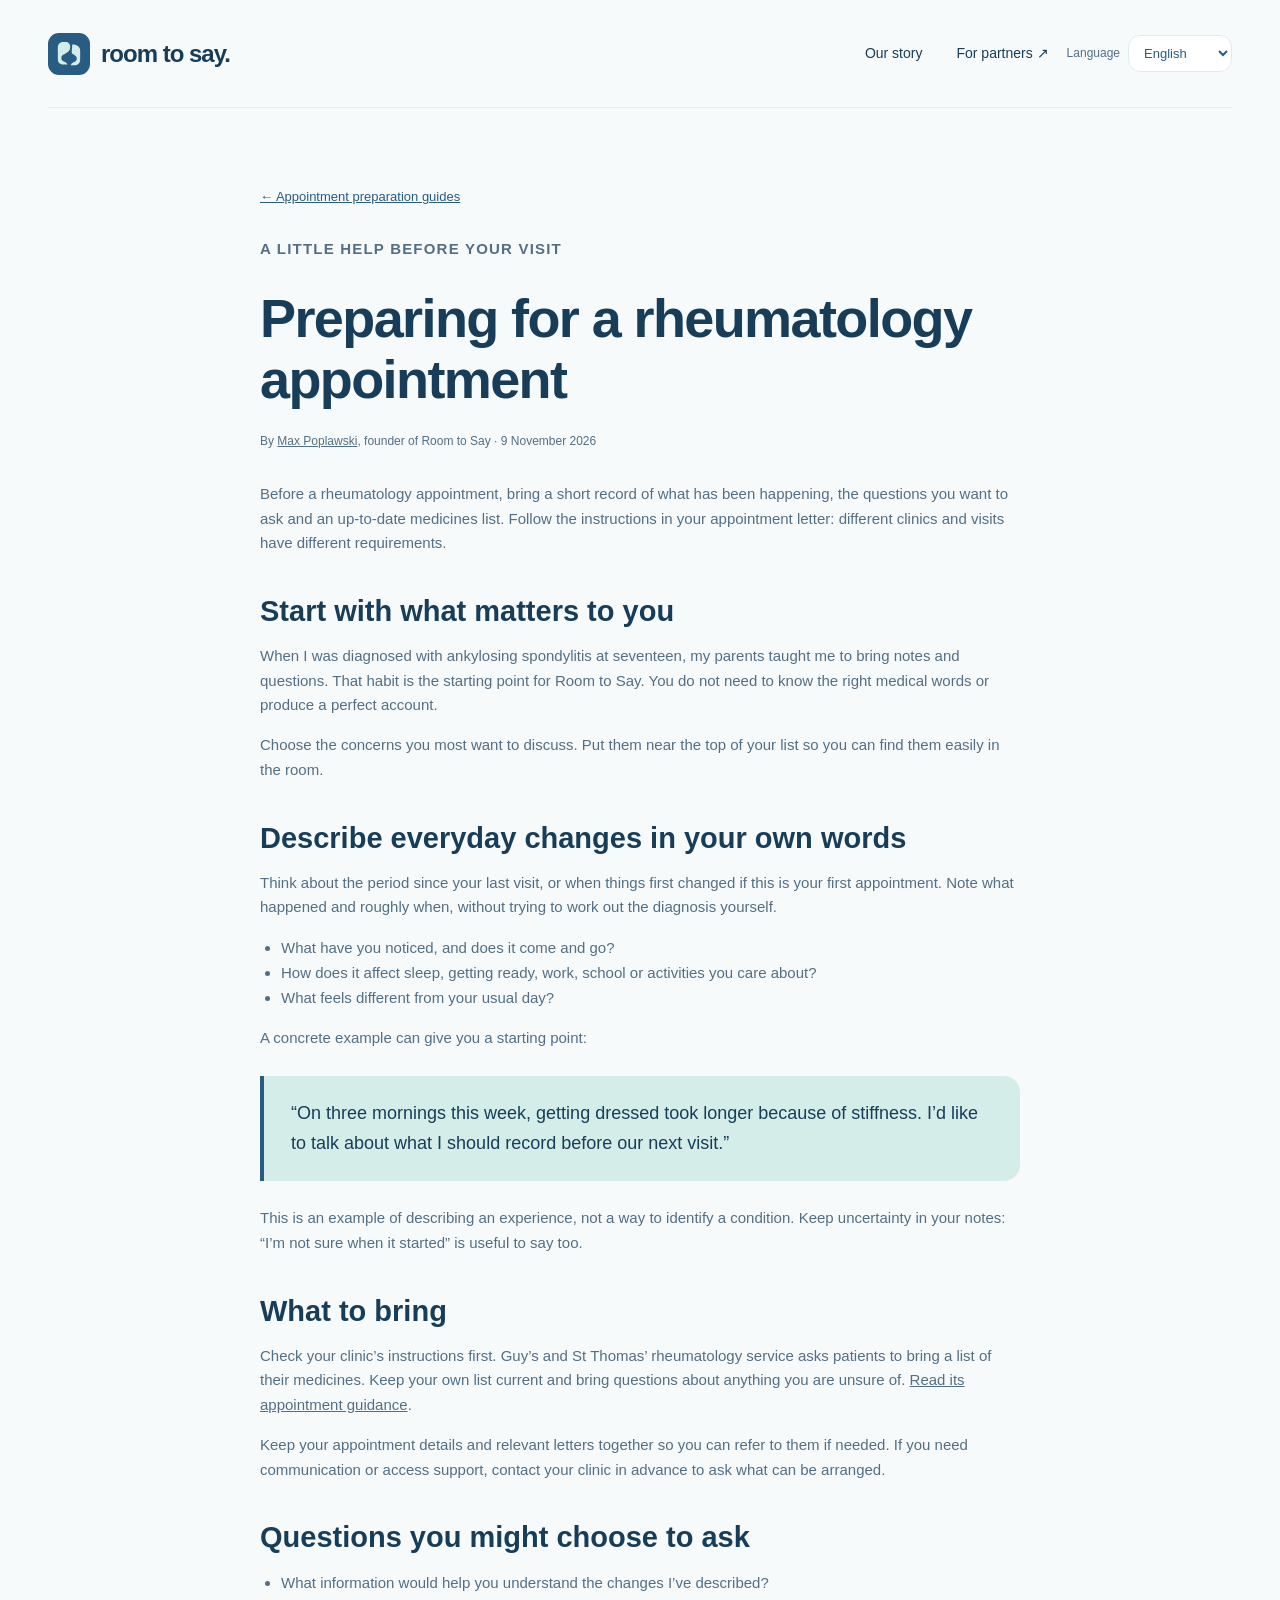
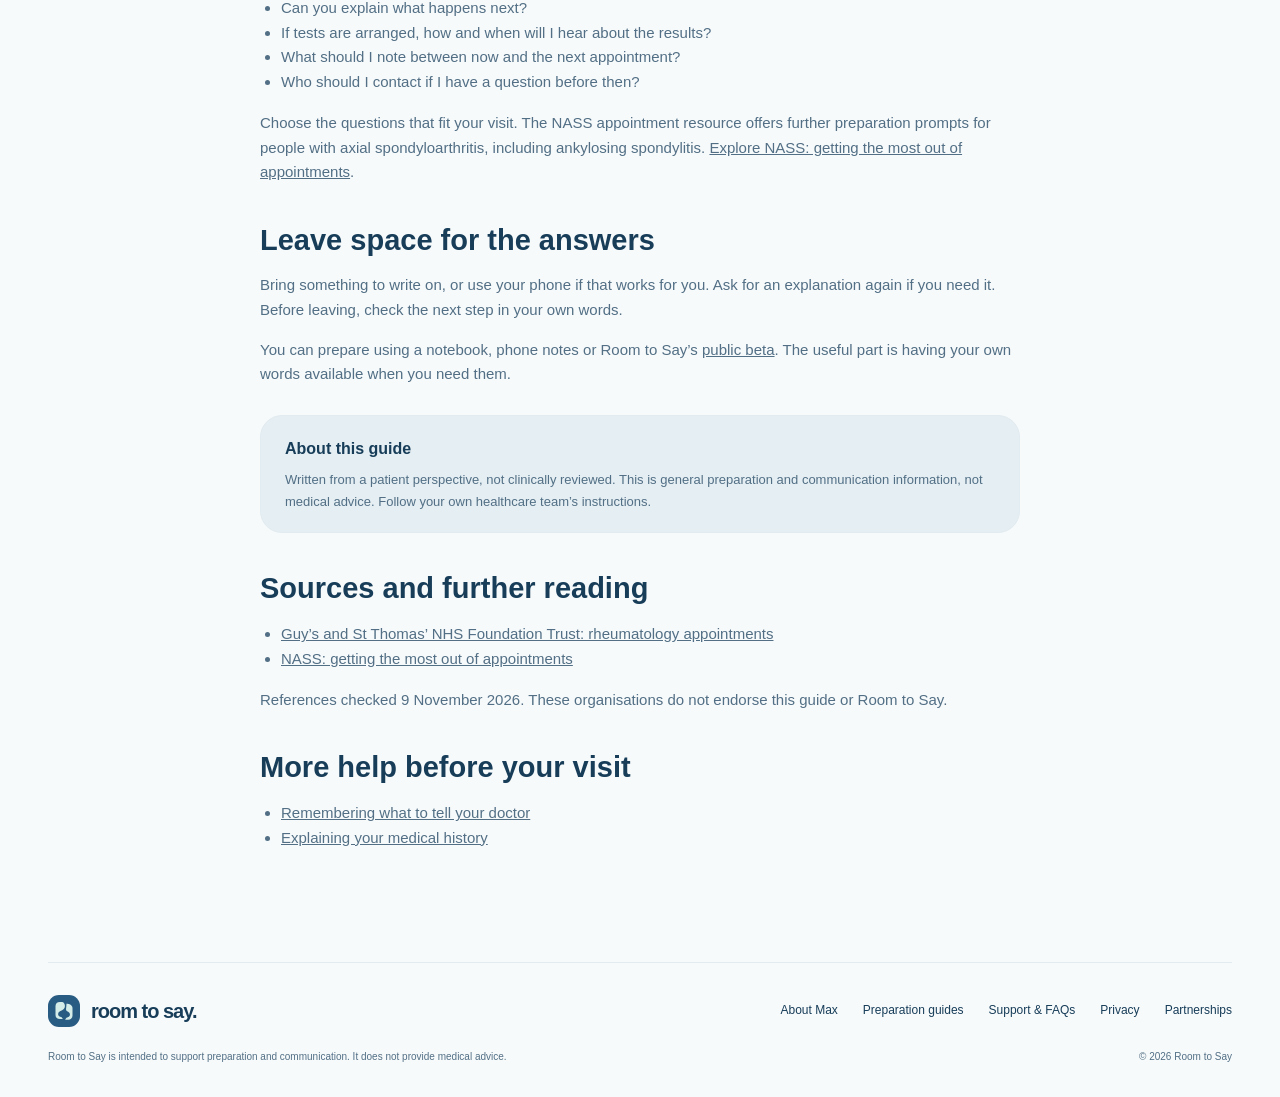
<file: preparing-for-rheumatology-appointment.html>
<!doctype html>
<html lang="en-GB"><head><meta charset="utf-8"><meta name="viewport" content="width=device-width,initial-scale=1"><meta name="theme-color" content="#285C82"><title>Preparing for a rheumatology appointment: notes and questions — Room to Say</title><meta name="description" content="Prepare for a rheumatology appointment with notes about everyday changes, questions to ask and a medicines list. A guide from patient advocate Max Poplawski."><link rel="icon" href="assets/favicon.ico"><link rel="stylesheet" href="styles.css?v=20261027-beta">
  <link rel="stylesheet" href="app-direction.css?v=20261114-languages"><script src="site.js" defer></script>
  <link rel="canonical" href="https://roomtosay.org/preparing-for-rheumatology-appointment.html">
  <meta name="robots" content="index, follow, max-image-preview:large">
  <meta property="og:site_name" content="Room to Say">
  <meta property="og:locale" content="en_GB">
  <meta property="og:type" content="website">
  <meta property="og:url" content="https://roomtosay.org/preparing-for-rheumatology-appointment.html">
  <meta property="og:title" content="Preparing for a rheumatology appointment: notes and questions — Room to Say">
  <meta property="og:description" content="Prepare for a rheumatology appointment with notes about everyday changes, questions to ask and a medicines list. A guide from patient advocate Max Poplawski.">
  <meta property="og:image" content="https://roomtosay.org/assets/room-to-say-social-conversations.png">
  <meta property="og:image:alt" content="Room to Say. A little help for the conversations that matter. Ocean-blue card with the mist-green Shared space logo.">
  <meta property="og:image:width" content="1200">
  <meta property="og:image:height" content="630">
  <meta name="twitter:card" content="summary_large_image">
  <meta name="twitter:title" content="Preparing for a rheumatology appointment: notes and questions — Room to Say">
  <meta name="twitter:description" content="Prepare for a rheumatology appointment with notes about everyday changes, questions to ask and a medicines list. A guide from patient advocate Max Poplawski.">
  <meta name="twitter:image" content="https://roomtosay.org/assets/room-to-say-social-conversations.png">
  <meta name="twitter:image:alt" content="Room to Say. A little help for the conversations that matter. Ocean-blue card with the mist-green Shared space logo.">
  <script type="application/ld+json">{"@context": "https://schema.org", "@type": "Article", "url": "https://roomtosay.org/preparing-for-rheumatology-appointment.html", "headline": "Preparing for a rheumatology appointment: notes and questions", "author": {"@type": "Person", "@id": "https://roomtosay.org/max-poplawski.html#person", "name": "Max Poplawski", "url": "https://roomtosay.org/max-poplawski.html"}, "datePublished": "2026-11-09", "dateModified": "2026-11-09", "inLanguage": "en-GB"}</script>
<link rel="alternate" hreflang="en" href="https://roomtosay.org/preparing-for-rheumatology-appointment.html">
<link rel="alternate" hreflang="pl" href="https://roomtosay.org/pl/preparing-for-rheumatology-appointment.html">
<link rel="alternate" hreflang="x-default" href="https://roomtosay.org/preparing-for-rheumatology-appointment.html">
</head><body><a class="skip" href="#main">Skip to content</a><header class="header wrap"><a class="brand" href="/"><img src="assets/room-to-say-icon.svg" width="42" height="42" alt=""><span>room to say.</span></a><nav aria-label="Main navigation"><a href="/#story">Our story</a><a href="partnerships.html">For partners ↗</a></nav><div class="language-control"><label for="site-language">Language</label><select id="site-language" data-language-switch aria-label="Language"><option value="/preparing-for-rheumatology-appointment.html" selected>English</option><option value="/pl/preparing-for-rheumatology-appointment.html">Polski</option></select><noscript><a href="/preparing-for-rheumatology-appointment.html" lang="en">English</a> · <a href="/pl/preparing-for-rheumatology-appointment.html" lang="pl">Polski</a></noscript></div></header><main id="main" class="document guide-page wrap"><a class="back" href="guides.html">← Appointment preparation guides</a><p class="eyebrow">A LITTLE HELP BEFORE YOUR VISIT</p><h1>Preparing for a rheumatology appointment</h1><p class="guide-byline">By <a href="max-poplawski.html">Max Poplawski</a>, founder of Room to Say · 9 November 2026</p><p>Before a rheumatology appointment, bring a short record of what has been happening, the questions you want to ask and an up-to-date medicines list. Follow the instructions in your appointment letter: different clinics and visits have different requirements.</p><h2>Start with what matters to you</h2><p>When I was diagnosed with ankylosing spondylitis at seventeen, my parents taught me to bring notes and questions. That habit is the starting point for Room to Say. You do not need to know the right medical words or produce a perfect account.</p><p>Choose the concerns you most want to discuss. Put them near the top of your list so you can find them easily in the room.</p><h2>Describe everyday changes in your own words</h2><p>Think about the period since your last visit, or when things first changed if this is your first appointment. Note what happened and roughly when, without trying to work out the diagnosis yourself.</p><ul><li>What have you noticed, and does it come and go?</li><li>How does it affect sleep, getting ready, work, school or activities you care about?</li><li>What feels different from your usual day?</li></ul><p>A concrete example can give you a starting point:</p><blockquote>“On three mornings this week, getting dressed took longer because of stiffness. I’d like to talk about what I should record before our next visit.”</blockquote><p>This is an example of describing an experience, not a way to identify a condition. Keep uncertainty in your notes: “I’m not sure when it started” is useful to say too.</p><h2>What to bring</h2><p>Check your clinic’s instructions first. Guy’s and St Thomas’ rheumatology service asks patients to bring a list of their medicines. Keep your own list current and bring questions about anything you are unsure of. <a href="https://www.guysandstthomas.nhs.uk/our-services/rheumatology/appointments">Read its appointment guidance</a>.</p><p>Keep your appointment details and relevant letters together so you can refer to them if needed. If you need communication or access support, contact your clinic in advance to ask what can be arranged.</p><h2>Questions you might choose to ask</h2><ul><li>What information would help you understand the changes I’ve described?</li><li>Can you explain what happens next?</li><li>If tests are arranged, how and when will I hear about the results?</li><li>What should I note between now and the next appointment?</li><li>Who should I contact if I have a question before then?</li></ul><p>Choose the questions that fit your visit. The NASS appointment resource offers further preparation prompts for people with axial spondyloarthritis, including ankylosing spondylitis. <a href="https://nass.co.uk/about-as/your-space/appointments/">Explore NASS: getting the most out of appointments</a>.</p><h2>Leave space for the answers</h2><p>Bring something to write on, or use your phone if that works for you. Ask for an explanation again if you need it. Before leaving, check the next step in your own words.</p><p>You can prepare using a notebook, phone notes or Room to Say’s <a href="/#beta">public beta</a>. The useful part is having your own words available when you need them.</p><aside class="notice"><strong>About this guide</strong><p>Written from a patient perspective, not clinically reviewed. This is general preparation and communication information, not medical advice. Follow your own healthcare team’s instructions.</p></aside><h2>Sources and further reading</h2><ul><li><a href="https://www.guysandstthomas.nhs.uk/our-services/rheumatology/appointments">Guy’s and St Thomas’ NHS Foundation Trust: rheumatology appointments</a></li><li><a href="https://nass.co.uk/about-as/your-space/appointments/">NASS: getting the most out of appointments</a></li></ul><p class="subtle">References checked 9 November 2026. These organisations do not endorse this guide or Room to Say.</p><h2>More help before your visit</h2><ul><li><a href="remember-what-to-tell-your-doctor.html">Remembering what to tell your doctor</a></li><li><a href="explain-medical-history-to-doctor.html">Explaining your medical history</a></li></ul></main><footer class="footer wrap"><a class="brand" href="/"><img src="assets/room-to-say-icon.svg" width="32" height="32" alt=""><span>room to say.</span></a><nav aria-label="Footer navigation"><a href="max-poplawski.html">About Max</a><a href="guides.html">Preparation guides</a><a href="support.html">Support &amp; FAQs</a><a href="privacy.html">Privacy</a><a href="partnerships.html">Partnerships</a></nav><p>Room to Say is intended to support preparation and communication. It does not provide medical advice.</p><span class="copyright">© <span data-year>2026</span> Room to Say</span></footer></body></html>
</file>
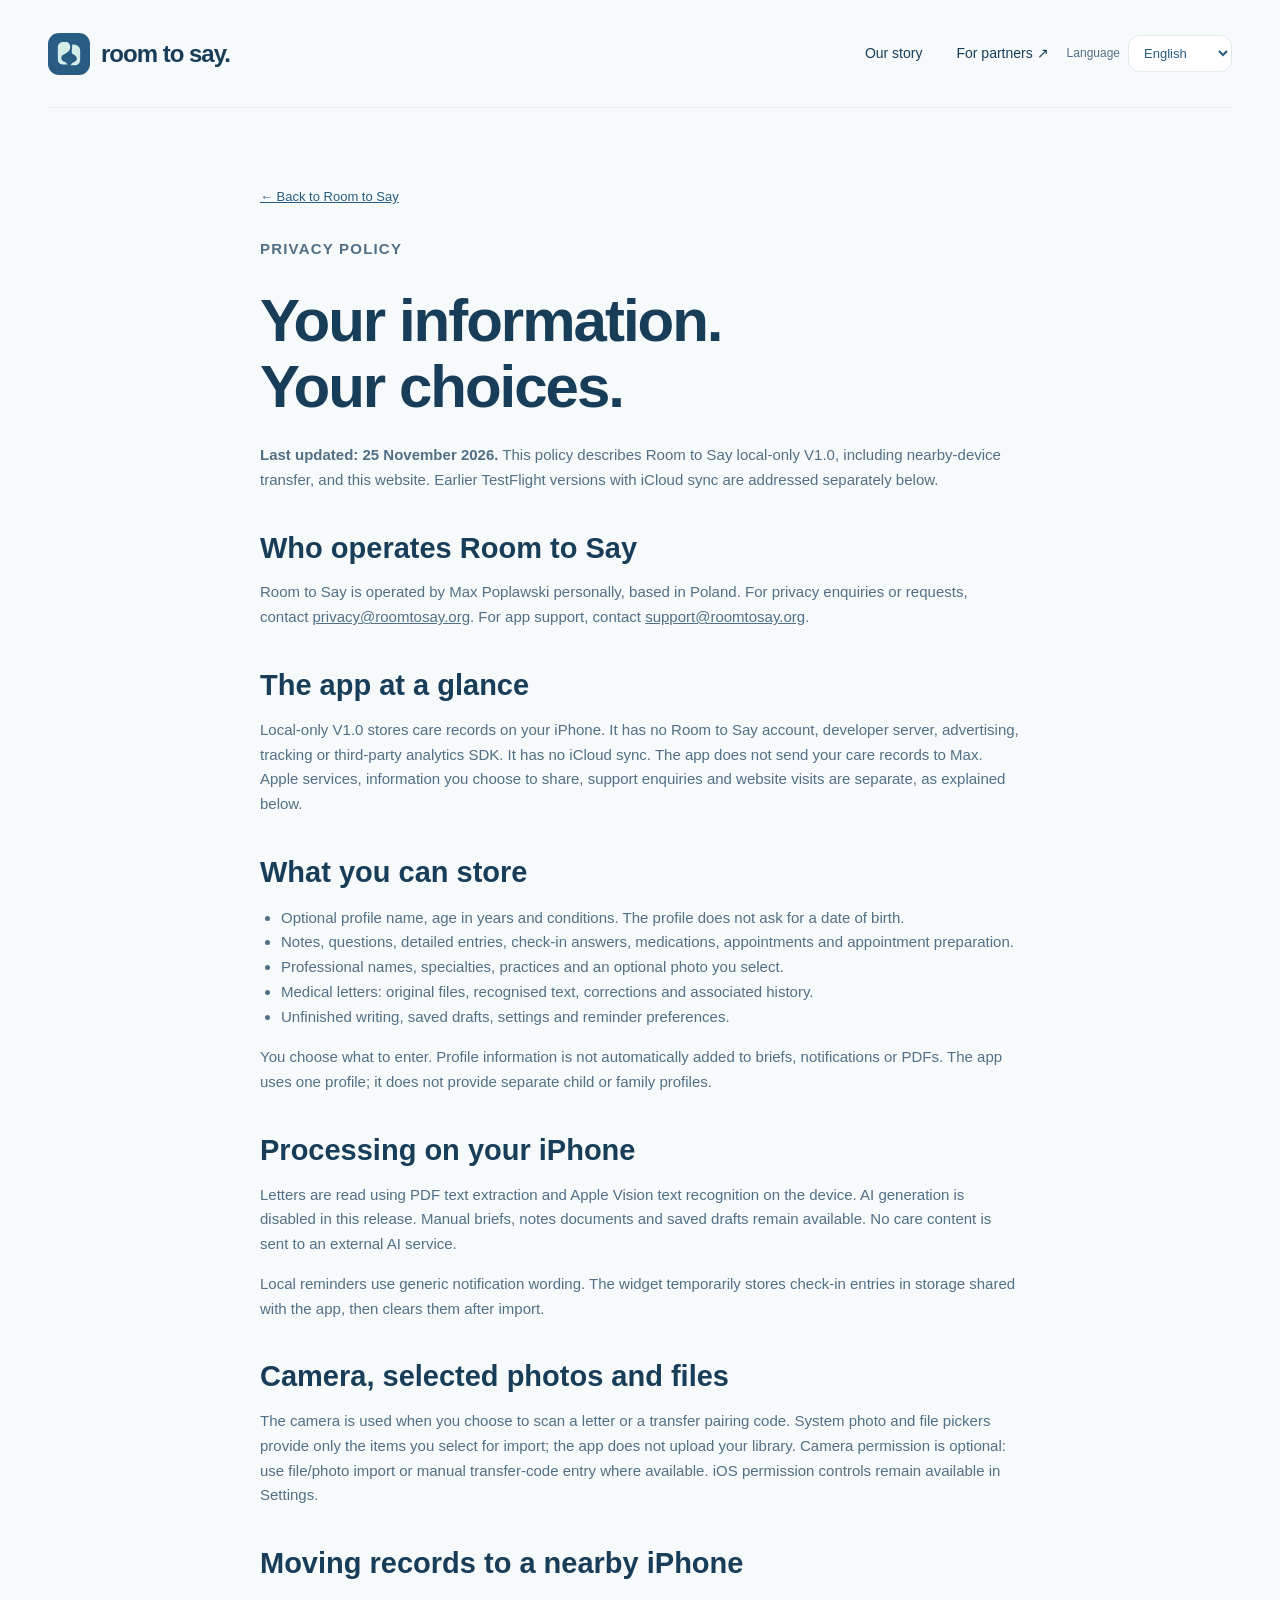
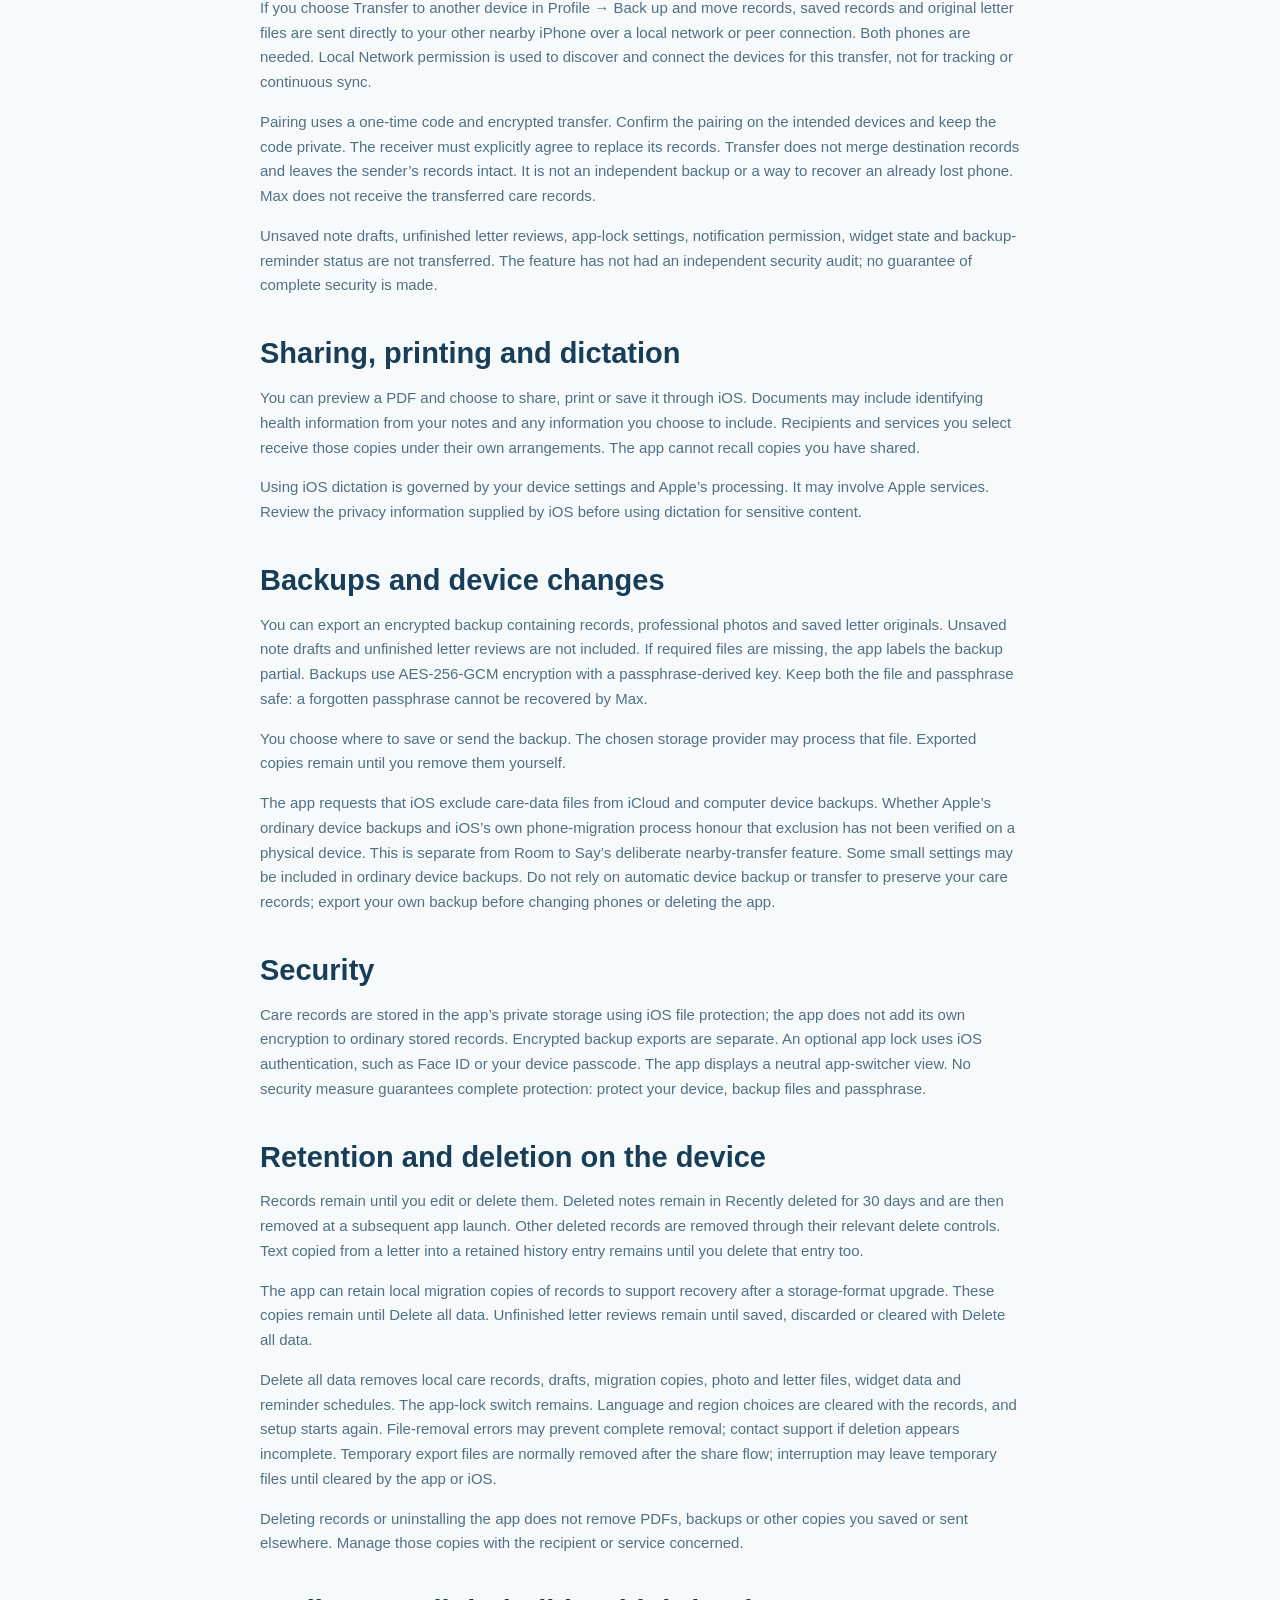
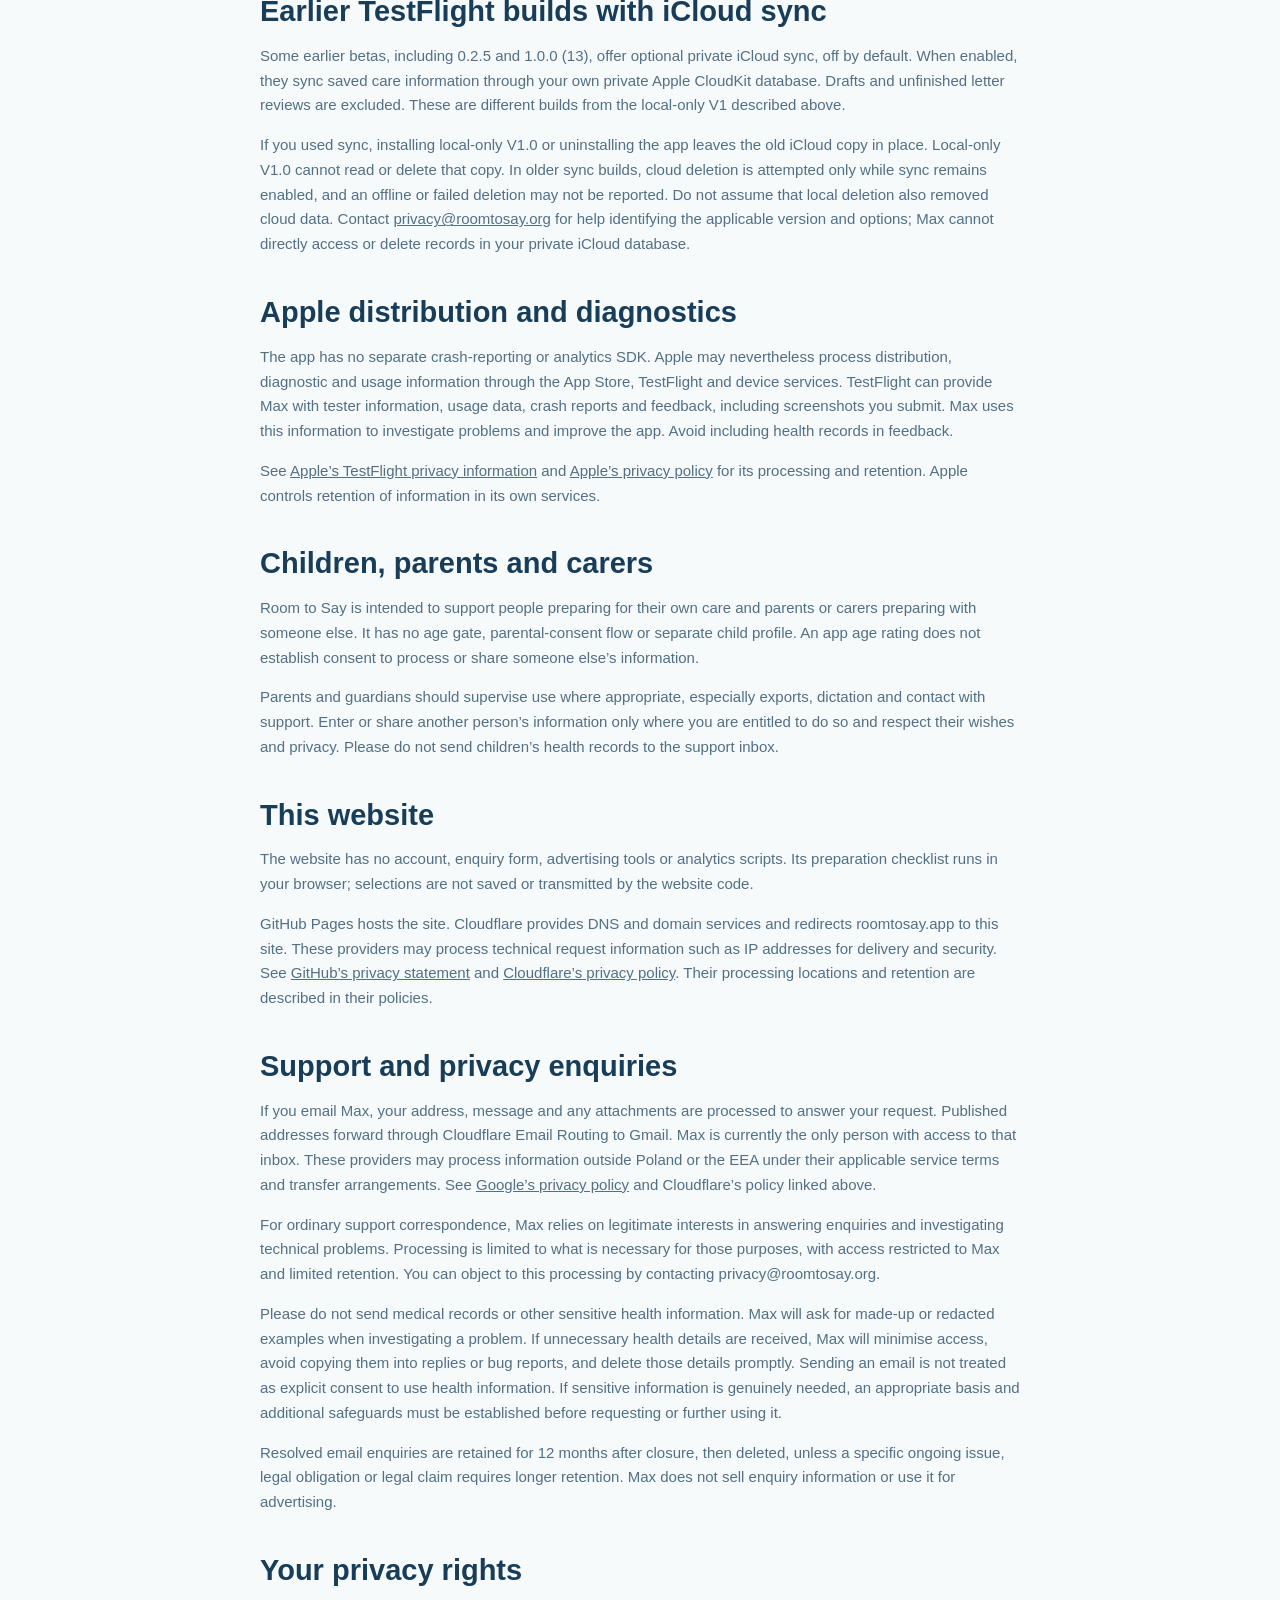
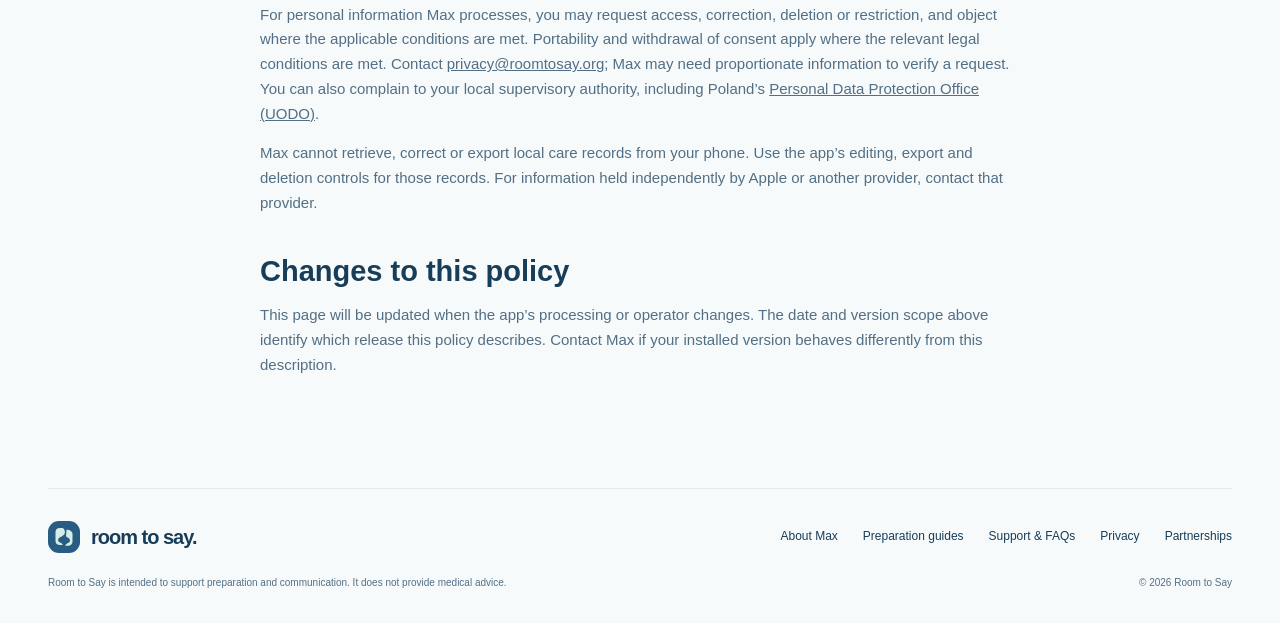
<file: privacy.html>
<!doctype html>
<html lang="en-GB"><head><meta charset="utf-8"><meta name="viewport" content="width=device-width,initial-scale=1"><meta name="theme-color" content="#285C82"><title>Privacy Policy — Room to Say</title><meta name="description" content="Room to Say V1.0 privacy policy: local records, nearby-device transfer, sharing, encrypted backups, support and privacy rights."><link rel="icon" href="assets/favicon.ico"><link rel="stylesheet" href="styles.css?v=20261027-beta">
  <link rel="stylesheet" href="app-direction.css?v=20261114-languages"><script src="site.js" defer></script>
  <link rel="canonical" href="https://roomtosay.org/privacy.html">
  <meta name="robots" content="index, follow, max-image-preview:large">
  <meta property="og:site_name" content="Room to Say">
  <meta property="og:locale" content="en_GB">
  <meta property="og:type" content="website">
  <meta property="og:url" content="https://roomtosay.org/privacy.html">
  <meta property="og:title" content="Privacy Policy — Room to Say">
  <meta property="og:description" content="Room to Say V1.0 privacy policy: local records, nearby-device transfer, sharing, encrypted backups, support and privacy rights.">
  <meta property="og:image" content="https://roomtosay.org/assets/room-to-say-social-conversations.png">
  <meta property="og:image:alt" content="Room to Say. A little help for the conversations that matter. Ocean-blue card with the mist-green Shared space logo.">
  <meta property="og:image:width" content="1200">
  <meta property="og:image:height" content="630">
  <meta name="twitter:card" content="summary_large_image">
  <meta name="twitter:title" content="Privacy Policy — Room to Say">
  <meta name="twitter:description" content="Room to Say V1.0 privacy policy: local records, nearby-device transfer, sharing, encrypted backups, support and privacy rights.">
  <meta name="twitter:image" content="https://roomtosay.org/assets/room-to-say-social-conversations.png">
  <meta name="twitter:image:alt" content="Room to Say. A little help for the conversations that matter. Ocean-blue card with the mist-green Shared space logo.">
  <script type="application/ld+json">{"@context": "https://schema.org", "@type": "WebPage", "url": "https://roomtosay.org/privacy.html", "name": "Privacy Policy — Room to Say", "description": "Room to Say V1.0 privacy policy: local records, nearby-device transfer, sharing, encrypted backups, support and privacy rights.", "dateModified": "2026-11-25"}</script>
<link rel="alternate" hreflang="en" href="https://roomtosay.org/privacy.html">
<link rel="alternate" hreflang="pl" href="https://roomtosay.org/pl/privacy.html">
<link rel="alternate" hreflang="x-default" href="https://roomtosay.org/privacy.html">
</head><body><a class="skip" href="#main">Skip to content</a><header class="header wrap"><a class="brand" href="/"><img src="assets/room-to-say-icon.svg" width="42" height="42" alt=""><span>room to say.</span></a><nav aria-label="Main navigation"><a href="/#story">Our story</a><a href="partnerships.html">For partners ↗</a></nav><div class="language-control"><label for="site-language">Language</label><select id="site-language" data-language-switch aria-label="Language"><option value="/privacy.html" selected>English</option><option value="/pl/privacy.html">Polski</option></select><noscript><a href="/privacy.html" lang="en">English</a> · <a href="/pl/privacy.html" lang="pl">Polski</a></noscript></div></header><main id="main" class="document wrap"><a class="back" href="/">← Back to Room to Say</a><p class="eyebrow">PRIVACY POLICY</p><h1>Your information.<br>Your choices.</h1><p><strong>Last updated: 25 November 2026.</strong> This policy describes Room to Say local-only V1.0, including nearby-device transfer, and this website. Earlier TestFlight versions with iCloud sync are addressed separately below.</p>
<h2>Who operates Room to Say</h2><p>Room to Say is operated by Max Poplawski personally, based in Poland. For privacy enquiries or requests, contact <a href="mailto:privacy@roomtosay.org">privacy@roomtosay.org</a>. For app support, contact <a href="mailto:support@roomtosay.org">support@roomtosay.org</a>.</p>
<h2>The app at a glance</h2><p>Local-only V1.0 stores care records on your iPhone. It has no Room to Say account, developer server, advertising, tracking or third-party analytics SDK. It has no iCloud sync. The app does not send your care records to Max. Apple services, information you choose to share, support enquiries and website visits are separate, as explained below.</p>
<h2>What you can store</h2><ul><li>Optional profile name, age in years and conditions. The profile does not ask for a date of birth.</li><li>Notes, questions, detailed entries, check-in answers, medications, appointments and appointment preparation.</li><li>Professional names, specialties, practices and an optional photo you select.</li><li>Medical letters: original files, recognised text, corrections and associated history.</li><li>Unfinished writing, saved drafts, settings and reminder preferences.</li></ul><p>You choose what to enter. Profile information is not automatically added to briefs, notifications or PDFs. The app uses one profile; it does not provide separate child or family profiles.</p>
<h2>Processing on your iPhone</h2><p>Letters are read using PDF text extraction and Apple Vision text recognition on the device. AI generation is disabled in this release. Manual briefs, notes documents and saved drafts remain available. No care content is sent to an external AI service.</p><p>Local reminders use generic notification wording. The widget temporarily stores check-in entries in storage shared with the app, then clears them after import.</p>
<h2>Camera, selected photos and files</h2><p>The camera is used when you choose to scan a letter or a transfer pairing code. System photo and file pickers provide only the items you select for import; the app does not upload your library. Camera permission is optional: use file/photo import or manual transfer-code entry where available. iOS permission controls remain available in Settings.</p><h2>Moving records to a nearby iPhone</h2><p>If you choose Transfer to another device in Profile → Back up and move records, saved records and original letter files are sent directly to your other nearby iPhone over a local network or peer connection. Both phones are needed. Local Network permission is used to discover and connect the devices for this transfer, not for tracking or continuous sync.</p><p>Pairing uses a one-time code and encrypted transfer. Confirm the pairing on the intended devices and keep the code private. The receiver must explicitly agree to replace its records. Transfer does not merge destination records and leaves the sender’s records intact. It is not an independent backup or a way to recover an already lost phone. Max does not receive the transferred care records.</p><p>Unsaved note drafts, unfinished letter reviews, app-lock settings, notification permission, widget state and backup-reminder status are not transferred. The feature has not had an independent security audit; no guarantee of complete security is made.</p><h2>Sharing, printing and dictation</h2><p>You can preview a PDF and choose to share, print or save it through iOS. Documents may include identifying health information from your notes and any information you choose to include. Recipients and services you select receive those copies under their own arrangements. The app cannot recall copies you have shared.</p><p>Using iOS dictation is governed by your device settings and Apple’s processing. It may involve Apple services. Review the privacy information supplied by iOS before using dictation for sensitive content.</p>
<h2>Backups and device changes</h2><p>You can export an encrypted backup containing records, professional photos and saved letter originals. Unsaved note drafts and unfinished letter reviews are not included. If required files are missing, the app labels the backup partial. Backups use AES-256-GCM encryption with a passphrase-derived key. Keep both the file and passphrase safe: a forgotten passphrase cannot be recovered by Max.</p><p>You choose where to save or send the backup. The chosen storage provider may process that file. Exported copies remain until you remove them yourself.</p><p>The app requests that iOS exclude care-data files from iCloud and computer device backups. Whether Apple’s ordinary device backups and iOS’s own phone-migration process honour that exclusion has not been verified on a physical device. This is separate from Room to Say’s deliberate nearby-transfer feature. Some small settings may be included in ordinary device backups. Do not rely on automatic device backup or transfer to preserve your care records; export your own backup before changing phones or deleting the app.</p>
<h2>Security</h2><p>Care records are stored in the app’s private storage using iOS file protection; the app does not add its own encryption to ordinary stored records. Encrypted backup exports are separate. An optional app lock uses iOS authentication, such as Face ID or your device passcode. The app displays a neutral app-switcher view. No security measure guarantees complete protection: protect your device, backup files and passphrase.</p>
<h2>Retention and deletion on the device</h2><p>Records remain until you edit or delete them. Deleted notes remain in Recently deleted for 30 days and are then removed at a subsequent app launch. Other deleted records are removed through their relevant delete controls. Text copied from a letter into a retained history entry remains until you delete that entry too.</p><p>The app can retain local migration copies of records to support recovery after a storage-format upgrade. These copies remain until Delete all data. Unfinished letter reviews remain until saved, discarded or cleared with Delete all data.</p><p>Delete all data removes local care records, drafts, migration copies, photo and letter files, widget data and reminder schedules. The app-lock switch remains. Language and region choices are cleared with the records, and setup starts again. File-removal errors may prevent complete removal; contact support if deletion appears incomplete. Temporary export files are normally removed after the share flow; interruption may leave temporary files until cleared by the app or iOS.</p><p>Deleting records or uninstalling the app does not remove PDFs, backups or other copies you saved or sent elsewhere. Manage those copies with the recipient or service concerned.</p>
<h2>Earlier TestFlight builds with iCloud sync</h2><p>Some earlier betas, including 0.2.5 and 1.0.0 (13), offer optional private iCloud sync, off by default. When enabled, they sync saved care information through your own private Apple CloudKit database. Drafts and unfinished letter reviews are excluded. These are different builds from the local-only V1 described above.</p><p>If you used sync, installing local-only V1.0 or uninstalling the app leaves the old iCloud copy in place. Local-only V1.0 cannot read or delete that copy. In older sync builds, cloud deletion is attempted only while sync remains enabled, and an offline or failed deletion may not be reported. Do not assume that local deletion also removed cloud data. Contact <a href="mailto:privacy@roomtosay.org">privacy@roomtosay.org</a> for help identifying the applicable version and options; Max cannot directly access or delete records in your private iCloud database.</p>
<h2>Apple distribution and diagnostics</h2><p>The app has no separate crash-reporting or analytics SDK. Apple may nevertheless process distribution, diagnostic and usage information through the App Store, TestFlight and device services. TestFlight can provide Max with tester information, usage data, crash reports and feedback, including screenshots you submit. Max uses this information to investigate problems and improve the app. Avoid including health records in feedback.</p><p>See <a href="https://www.apple.com/legal/privacy/data/en/test-flight/">Apple’s TestFlight privacy information</a> and <a href="https://www.apple.com/legal/privacy/">Apple’s privacy policy</a> for its processing and retention. Apple controls retention of information in its own services.</p>
<h2>Children, parents and carers</h2><p>Room to Say is intended to support people preparing for their own care and parents or carers preparing with someone else. It has no age gate, parental-consent flow or separate child profile. An app age rating does not establish consent to process or share someone else’s information.</p><p>Parents and guardians should supervise use where appropriate, especially exports, dictation and contact with support. Enter or share another person’s information only where you are entitled to do so and respect their wishes and privacy. Please do not send children’s health records to the support inbox.</p>
<h2>This website</h2><p>The website has no account, enquiry form, advertising tools or analytics scripts. Its preparation checklist runs in your browser; selections are not saved or transmitted by the website code.</p><p>GitHub Pages hosts the site. Cloudflare provides DNS and domain services and redirects roomtosay.app to this site. These providers may process technical request information such as IP addresses for delivery and security. See <a href="https://docs.github.com/en/site-policy/privacy-policies/github-general-privacy-statement">GitHub’s privacy statement</a> and <a href="https://www.cloudflare.com/privacypolicy/">Cloudflare’s privacy policy</a>. Their processing locations and retention are described in their policies.</p>
<h2>Support and privacy enquiries</h2><p>If you email Max, your address, message and any attachments are processed to answer your request. Published addresses forward through Cloudflare Email Routing to Gmail. Max is currently the only person with access to that inbox. These providers may process information outside Poland or the EEA under their applicable service terms and transfer arrangements. See <a href="https://policies.google.com/privacy">Google’s privacy policy</a> and Cloudflare’s policy linked above.</p><p>For ordinary support correspondence, Max relies on legitimate interests in answering enquiries and investigating technical problems. Processing is limited to what is necessary for those purposes, with access restricted to Max and limited retention. You can object to this processing by contacting privacy@roomtosay.org.</p><p>Please do not send medical records or other sensitive health information. Max will ask for made-up or redacted examples when investigating a problem. If unnecessary health details are received, Max will minimise access, avoid copying them into replies or bug reports, and delete those details promptly. Sending an email is not treated as explicit consent to use health information. If sensitive information is genuinely needed, an appropriate basis and additional safeguards must be established before requesting or further using it.</p><p>Resolved email enquiries are retained for 12 months after closure, then deleted, unless a specific ongoing issue, legal obligation or legal claim requires longer retention. Max does not sell enquiry information or use it for advertising.</p>
<h2>Your privacy rights</h2><p>For personal information Max processes, you may request access, correction, deletion or restriction, and object where the applicable conditions are met. Portability and withdrawal of consent apply where the relevant legal conditions are met. Contact <a href="mailto:privacy@roomtosay.org">privacy@roomtosay.org</a>; Max may need proportionate information to verify a request. You can also complain to your local supervisory authority, including Poland’s <a href="https://uodo.gov.pl/en">Personal Data Protection Office (UODO)</a>.</p><p>Max cannot retrieve, correct or export local care records from your phone. Use the app’s editing, export and deletion controls for those records. For information held independently by Apple or another provider, contact that provider.</p>
<h2>Changes to this policy</h2><p>This page will be updated when the app’s processing or operator changes. The date and version scope above identify which release this policy describes. Contact Max if your installed version behaves differently from this description.</p></main><footer class="footer wrap"><a class="brand" href="/"><img src="assets/room-to-say-icon.svg" width="32" height="32" alt=""><span>room to say.</span></a><nav aria-label="Footer navigation"><a href="max-poplawski.html">About Max</a><a href="guides.html">Preparation guides</a><a href="support.html">Support &amp; FAQs</a><a href="privacy.html">Privacy</a><a href="partnerships.html">Partnerships</a></nav><p>Room to Say is intended to support preparation and communication. It does not provide medical advice.</p><span class="copyright">© <span data-year>2026</span> Room to Say</span></footer></body></html>
</file>
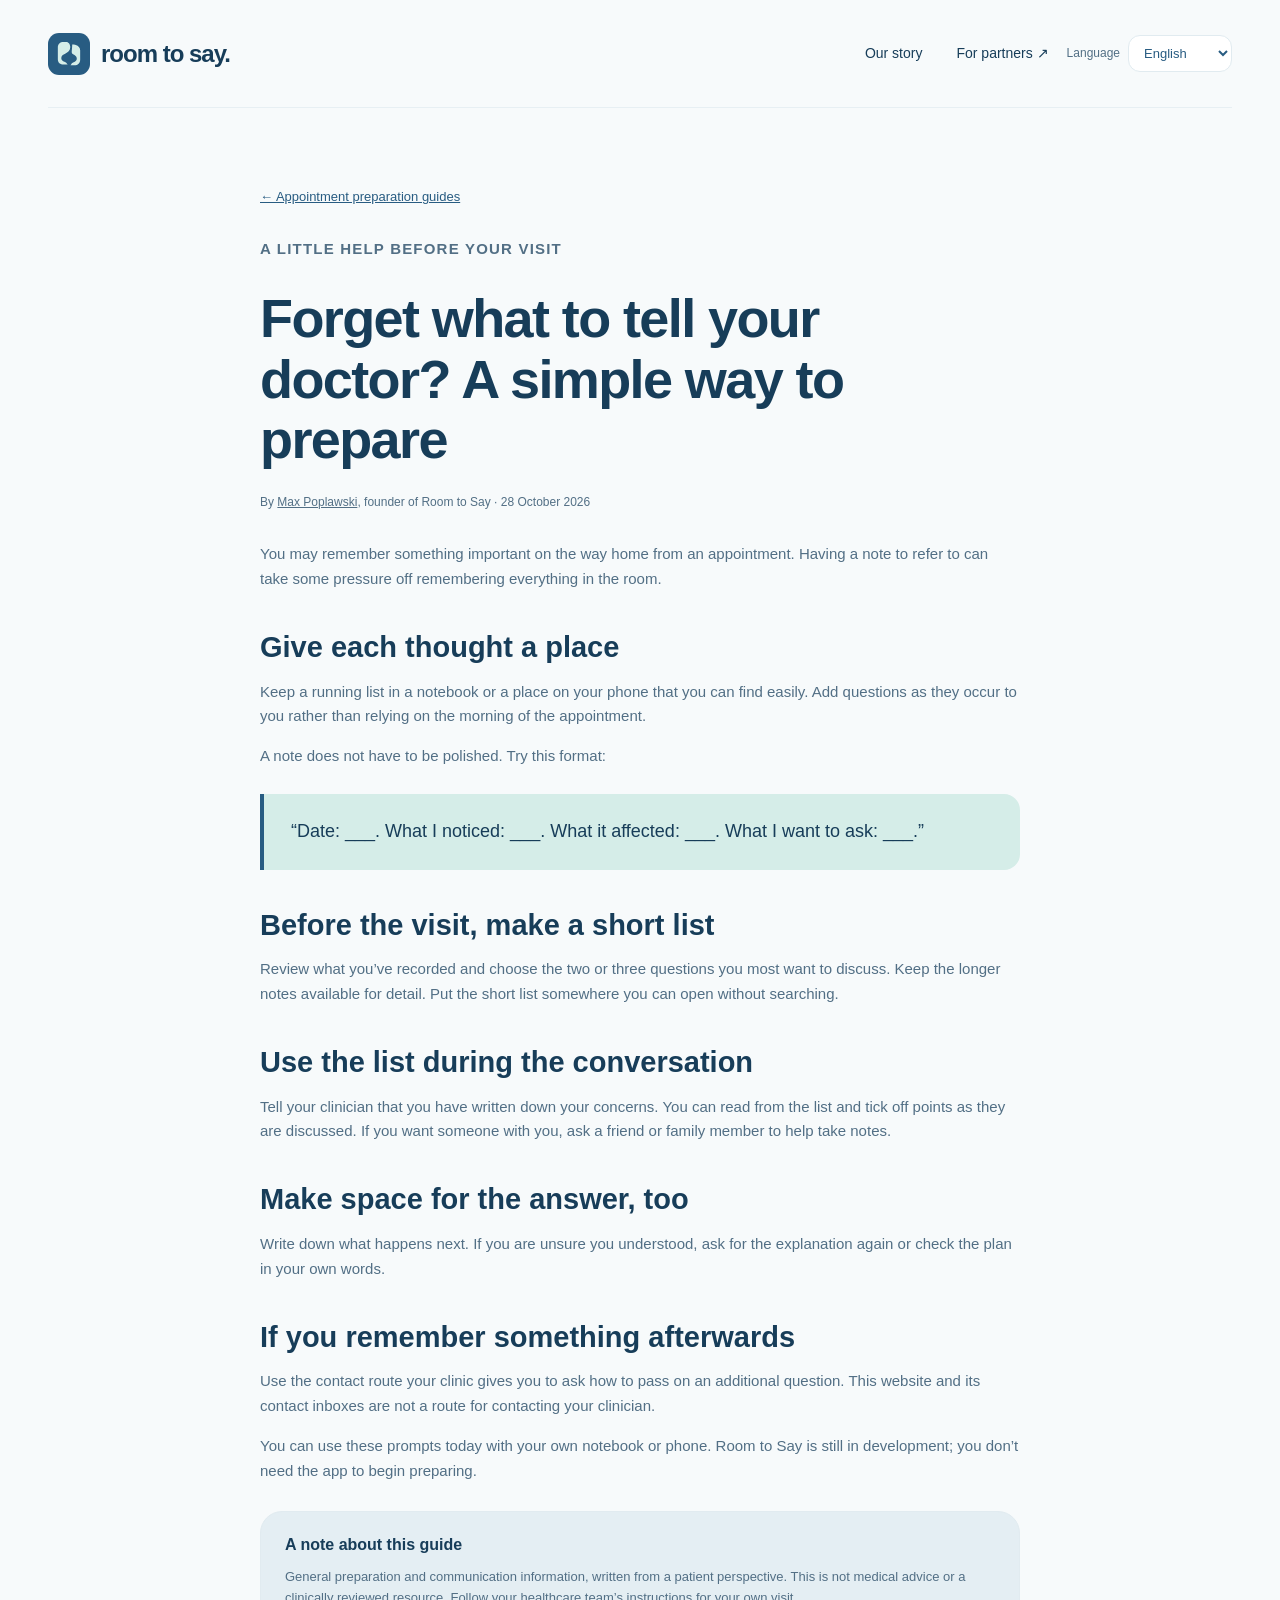
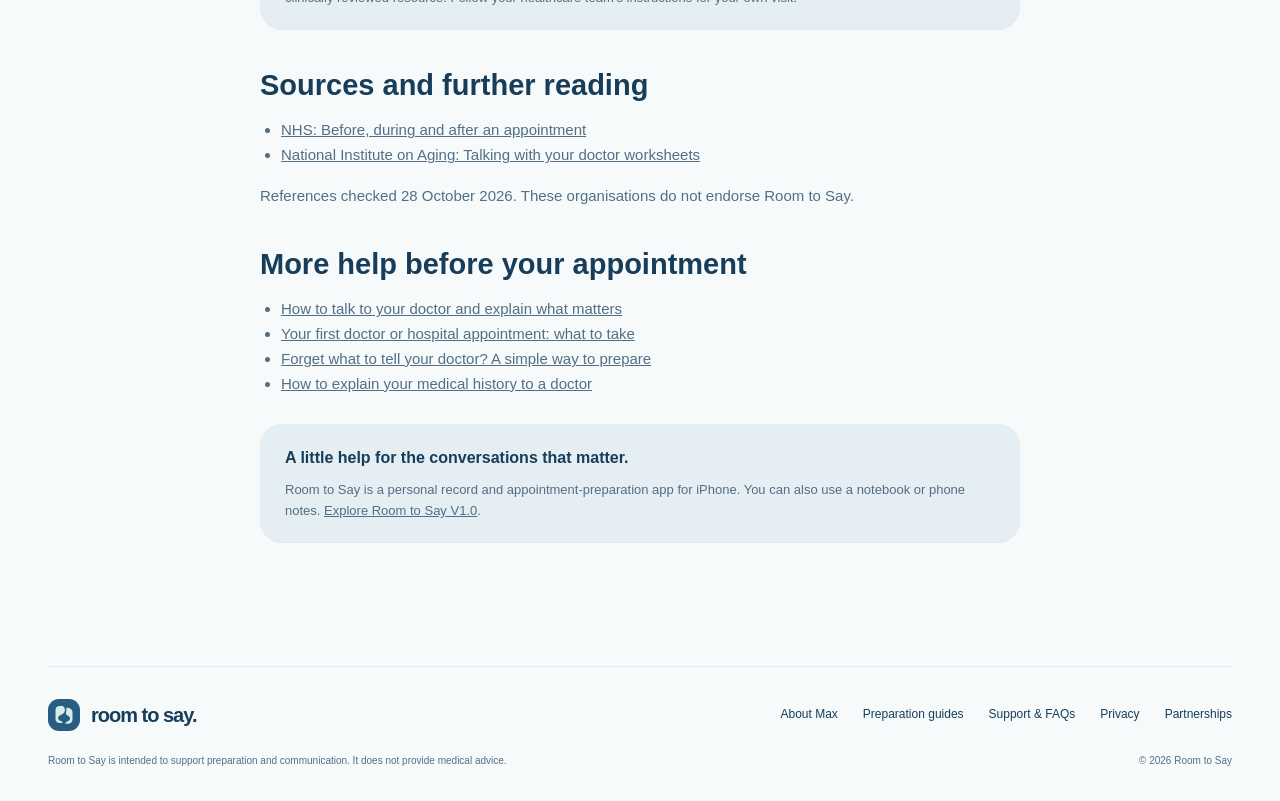
<file: remember-what-to-tell-your-doctor.html>
<!doctype html>
<html lang="en-GB"><head><meta charset="utf-8"><meta name="viewport" content="width=device-width,initial-scale=1"><meta name="theme-color" content="#285C82"><title>Forget what to tell your doctor? A simple way to prepare — Room to Say</title><meta name="description" content="Keep track of questions between appointments and bring a short list to your doctor, so you have something to refer to when memory feels difficult."><link rel="icon" href="assets/favicon.ico"><link rel="stylesheet" href="styles.css?v=20261027-beta">
  <link rel="stylesheet" href="app-direction.css?v=20261114-languages"><script src="site.js" defer></script>
  <link rel="canonical" href="https://roomtosay.org/remember-what-to-tell-your-doctor.html">
  <meta name="robots" content="index, follow, max-image-preview:large">
  <meta property="og:site_name" content="Room to Say">
  <meta property="og:locale" content="en_GB">
  <meta property="og:type" content="article">
  <meta property="og:url" content="https://roomtosay.org/remember-what-to-tell-your-doctor.html">
  <meta property="og:title" content="Forget what to tell your doctor? A simple way to prepare — Room to Say">
  <meta property="og:description" content="Keep track of questions between appointments and bring a short list to your doctor, so you have something to refer to when memory feels difficult.">
  <meta property="og:image" content="https://roomtosay.org/assets/room-to-say-social-conversations.png">
  <meta property="og:image:alt" content="Room to Say. A little help for the conversations that matter. Ocean-blue card with the mist-green Shared space logo.">
  <meta property="og:image:width" content="1200">
  <meta property="og:image:height" content="630">
  <meta name="twitter:card" content="summary_large_image">
  <meta name="twitter:title" content="Forget what to tell your doctor? A simple way to prepare — Room to Say">
  <meta name="twitter:description" content="Keep track of questions between appointments and bring a short list to your doctor, so you have something to refer to when memory feels difficult.">
  <meta name="twitter:image" content="https://roomtosay.org/assets/room-to-say-social-conversations.png">
  <meta name="twitter:image:alt" content="Room to Say. A little help for the conversations that matter. Ocean-blue card with the mist-green Shared space logo.">
  <script type="application/ld+json">{"@context": "https://schema.org", "@type": "Article", "url": "https://roomtosay.org/remember-what-to-tell-your-doctor.html", "name": "Forget what to tell your doctor? A simple way to prepare", "description": "Keep track of questions between appointments and bring a short list to your doctor, so you have something to refer to when memory feels difficult.", "inLanguage": "en-GB", "isPartOf": {"@type": "WebSite", "name": "Room to Say", "url": "https://roomtosay.org/"}, "headline": "Forget what to tell your doctor? A simple way to prepare", "author": {"@type": "Person", "@id": "https://roomtosay.org/max-poplawski.html#person", "name": "Max Poplawski", "url": "https://roomtosay.org/max-poplawski.html"}, "datePublished": "2026-10-28", "dateModified": "2026-11-09"}</script>
</head><body><a class="skip" href="#main">Skip to content</a><header class="header wrap"><a class="brand" href="/"><img src="assets/room-to-say-icon.svg" width="42" height="42" alt=""><span>room to say.</span></a><nav aria-label="Main navigation"><a href="/#story">Our story</a><a href="partnerships.html">For partners ↗</a></nav><div class="language-control"><label for="site-language">Language</label><select id="site-language" data-language-switch aria-label="Language"><option value="/remember-what-to-tell-your-doctor.html" selected>English</option><option value="/pl/">Polski</option></select><noscript><a href="/remember-what-to-tell-your-doctor.html" lang="en">English</a> · <a href="/pl/" lang="pl">Polski</a></noscript></div></header><main id="main" class="document guide-page wrap"><a class="back" href="guides.html">← Appointment preparation guides</a><p class="eyebrow">A LITTLE HELP BEFORE YOUR VISIT</p><h1>Forget what to tell your doctor? A simple way to prepare</h1><p class="guide-byline">By <a href="max-poplawski.html">Max Poplawski</a>, founder of Room to Say · 28 October 2026</p><p>You may remember something important on the way home from an appointment. Having a note to refer to can take some pressure off remembering everything in the room.</p>
<h2>Give each thought a place</h2><p>Keep a running list in a notebook or a place on your phone that you can find easily. Add questions as they occur to you rather than relying on the morning of the appointment.</p><p>A note does not have to be polished. Try this format:</p><blockquote>“Date: ___. What I noticed: ___. What it affected: ___. What I want to ask: ___.”</blockquote>
<h2>Before the visit, make a short list</h2><p>Review what you’ve recorded and choose the two or three questions you most want to discuss. Keep the longer notes available for detail. Put the short list somewhere you can open without searching.</p>
<h2>Use the list during the conversation</h2><p>Tell your clinician that you have written down your concerns. You can read from the list and tick off points as they are discussed. If you want someone with you, ask a friend or family member to help take notes.</p>
<h2>Make space for the answer, too</h2><p>Write down what happens next. If you are unsure you understood, ask for the explanation again or check the plan in your own words.</p>
<h2>If you remember something afterwards</h2><p>Use the contact route your clinic gives you to ask how to pass on an additional question. This website and its contact inboxes are not a route for contacting your clinician.</p><p>You can use these prompts today with your own notebook or phone. Room to Say is still in development; you don’t need the app to begin preparing.</p><aside class="notice"><strong>A note about this guide</strong><p>General preparation and communication information, written from a patient perspective. This is not medical advice or a clinically reviewed resource. Follow your healthcare team’s instructions for your own visit.</p></aside><h2>Sources and further reading</h2><ul><li><a href="https://www.nhs.uk/nhs-services/gps/what-to-ask-your-doctor/">NHS: Before, during and after an appointment</a></li><li><a href="https://www.nia.nih.gov/health/medical-care-and-appointments/talking-your-doctor-worksheets">National Institute on Aging: Talking with your doctor worksheets</a></li></ul><p class="subtle">References checked 28 October 2026. These organisations do not endorse Room to Say.</p><h2>More help before your appointment</h2><ul><li><a href="how-to-talk-to-your-doctor.html">How to talk to your doctor and explain what matters</a></li><li><a href="first-doctors-hospital-appointment.html">Your first doctor or hospital appointment: what to take</a></li><li><a href="remember-what-to-tell-your-doctor.html">Forget what to tell your doctor? A simple way to prepare</a></li><li><a href="explain-medical-history-to-doctor.html">How to explain your medical history to a doctor</a></li></ul><div class="notice"><strong>A little help for the conversations that matter.</strong><p>Room to Say is a personal record and appointment-preparation app for iPhone. You can also use a notebook or phone notes. <a href="/#beta">Explore Room to Say V1.0</a>.</p></div></main><footer class="footer wrap"><a class="brand" href="/"><img src="assets/room-to-say-icon.svg" width="32" height="32" alt=""><span>room to say.</span></a><nav aria-label="Footer navigation"><a href="max-poplawski.html">About Max</a><a href="guides.html">Preparation guides</a><a href="support.html">Support &amp; FAQs</a><a href="privacy.html">Privacy</a><a href="partnerships.html">Partnerships</a></nav><p>Room to Say is intended to support preparation and communication. It does not provide medical advice.</p><span class="copyright">© <span data-year>2026</span> Room to Say</span></footer></body></html>
</file>
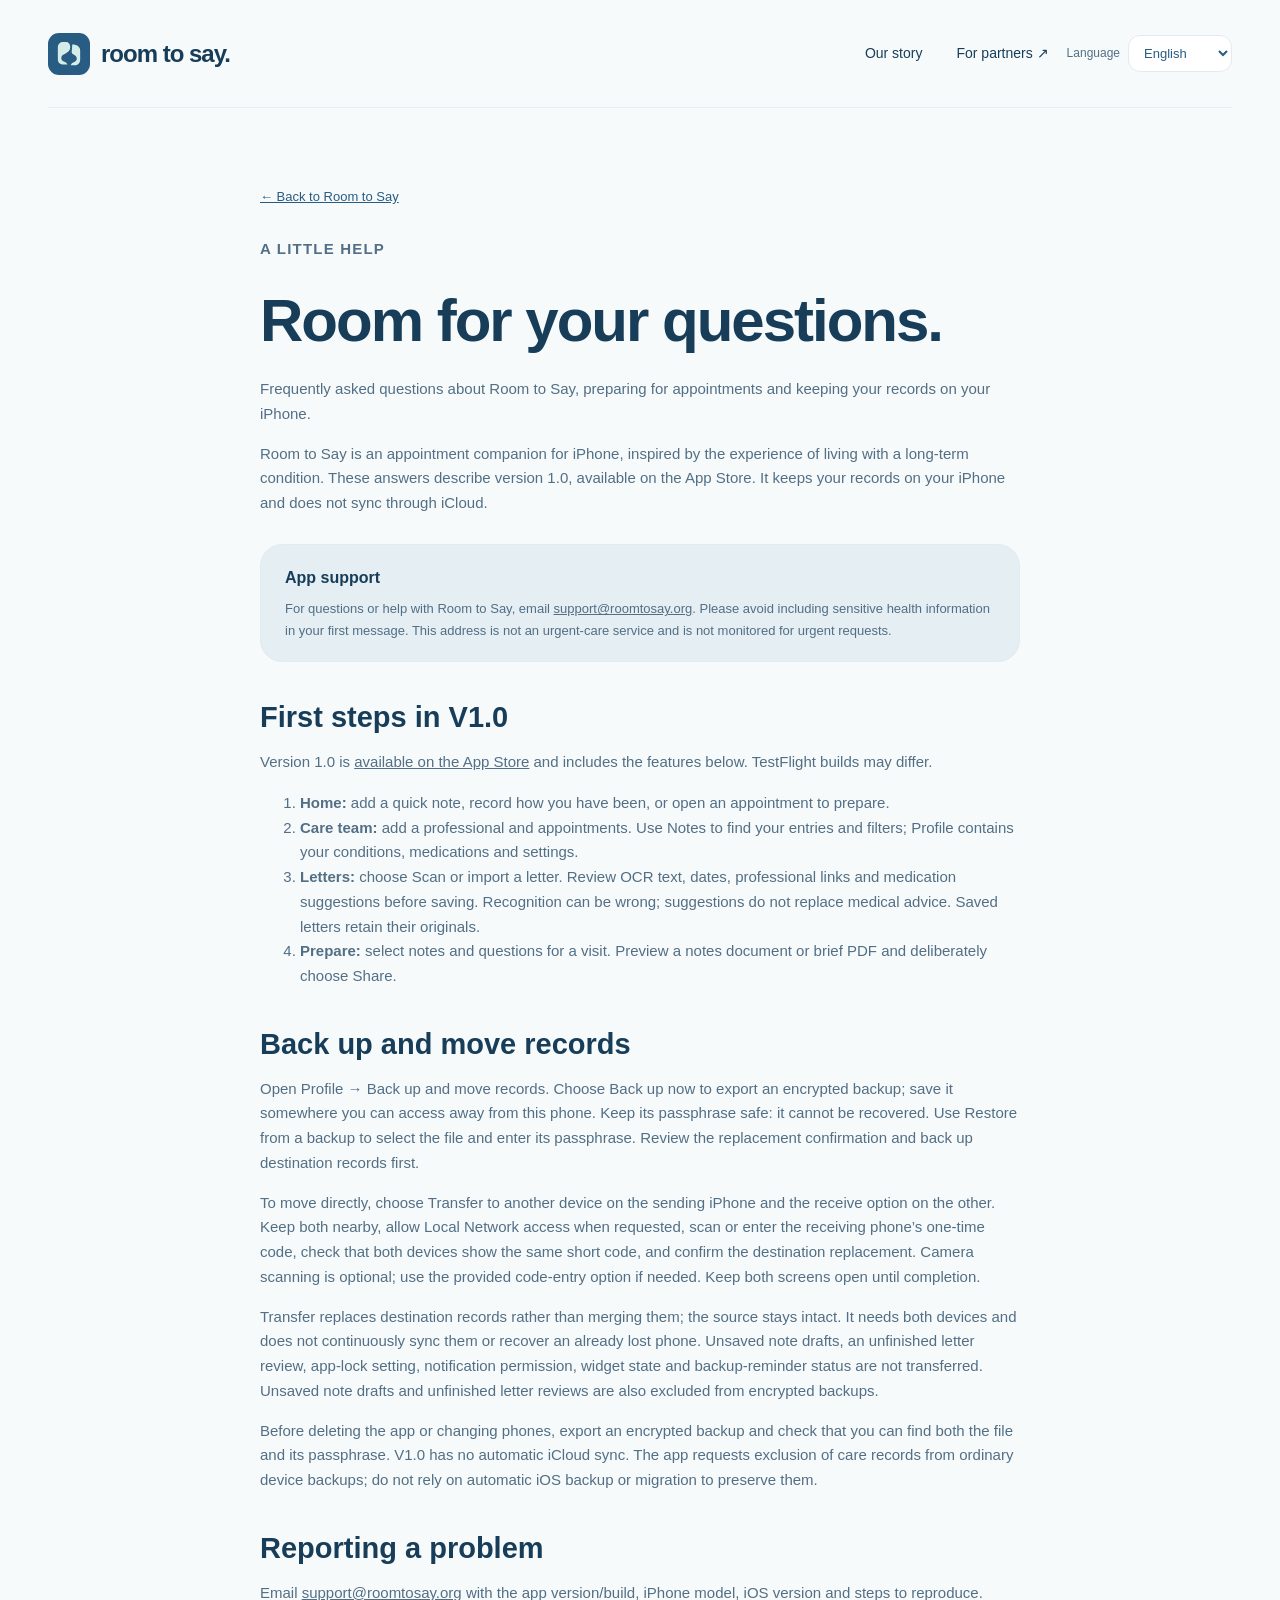
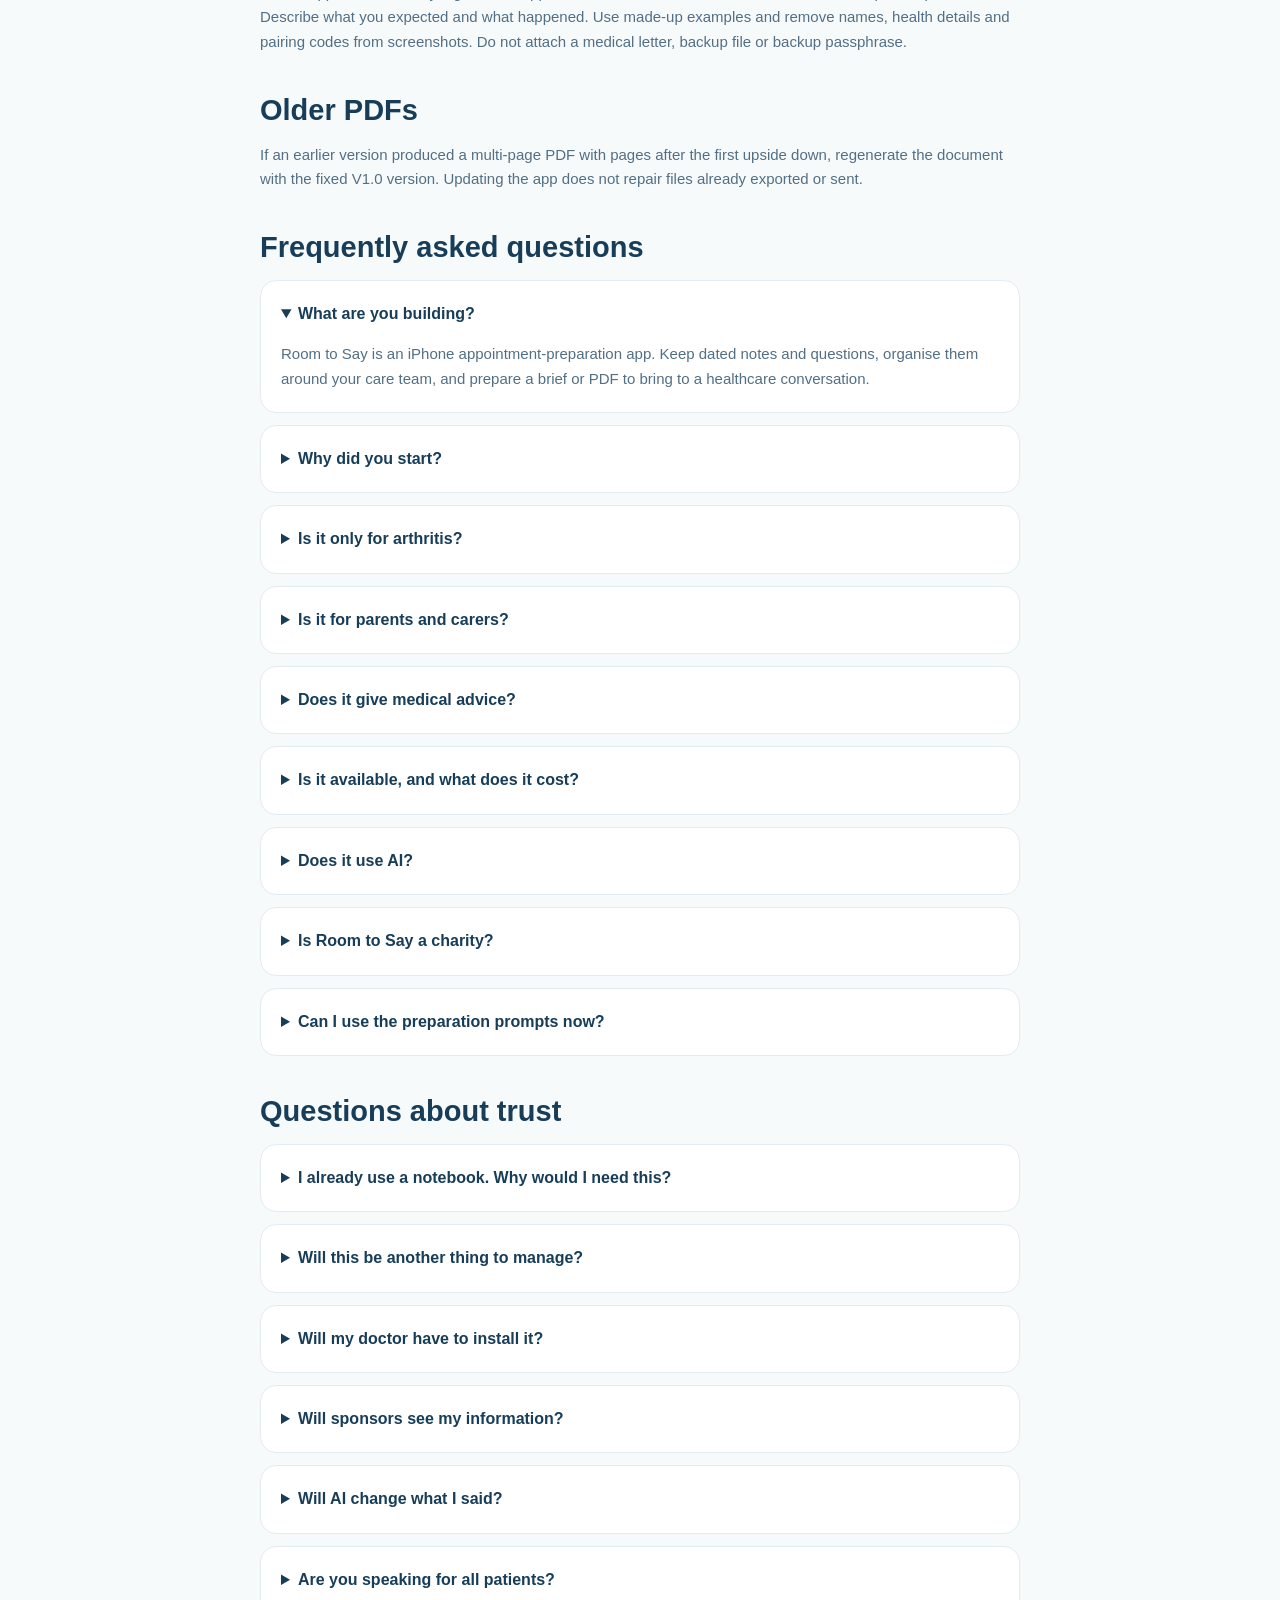
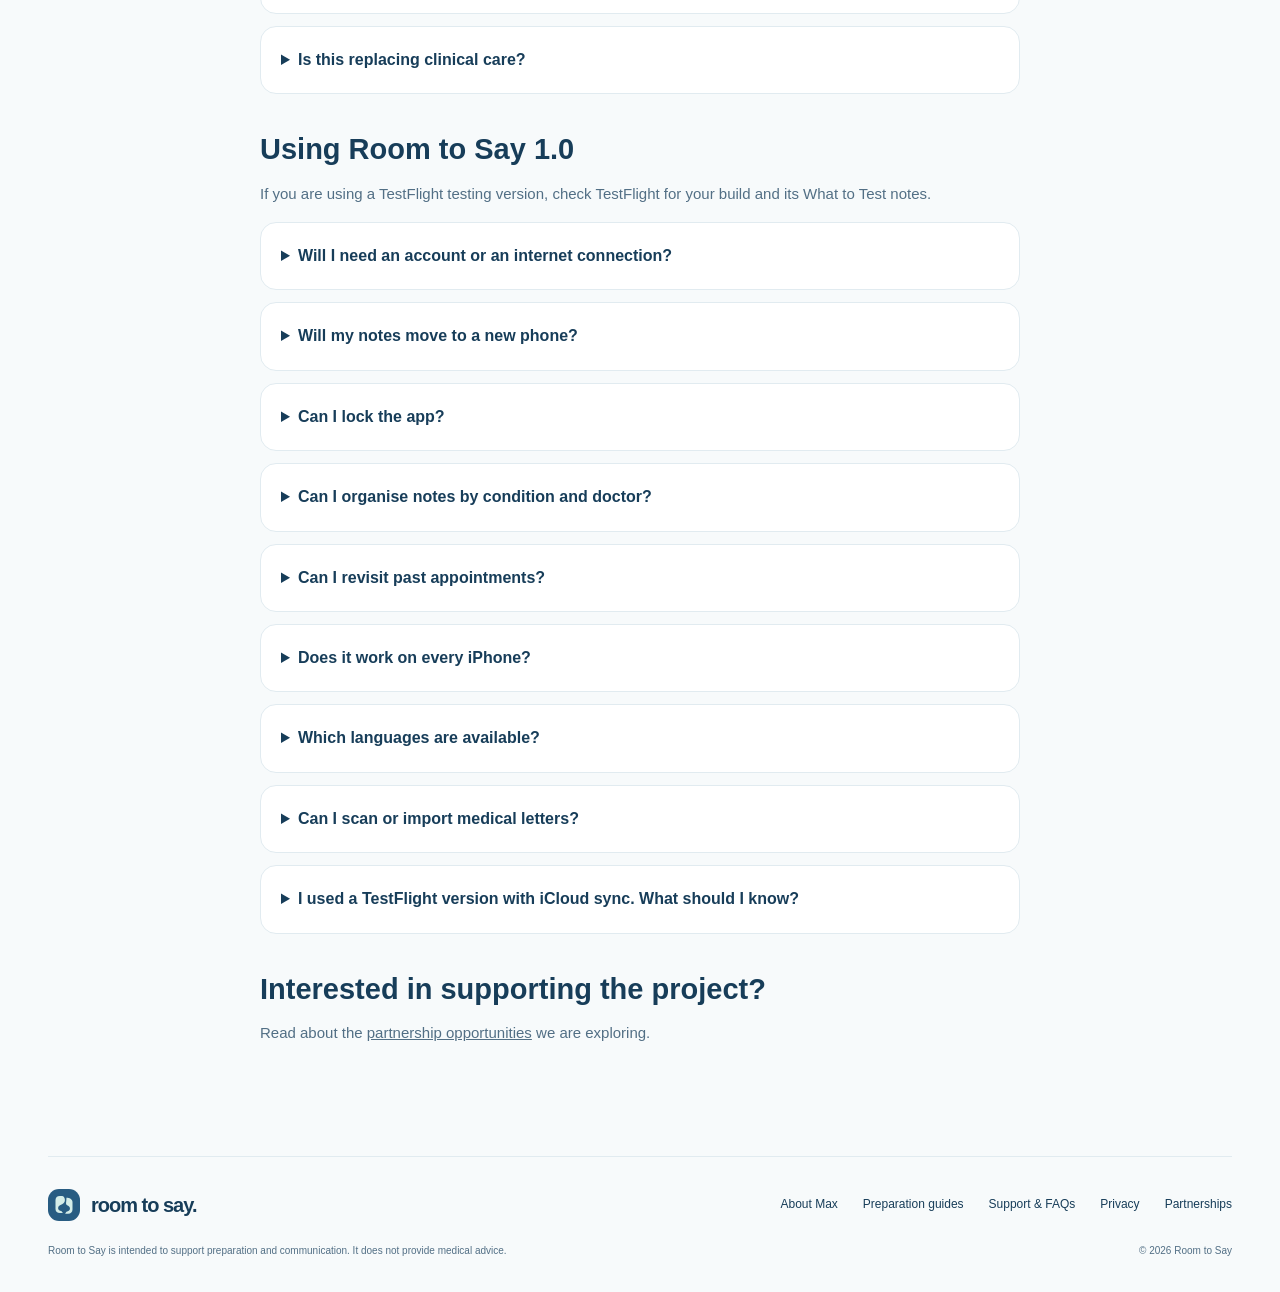
<file: support.html>
<!doctype html>
<html lang="en-GB"><head><meta charset="utf-8"><meta name="viewport" content="width=device-width,initial-scale=1"><meta name="theme-color" content="#285C82"><title>App Support &amp; Appointment Preparation FAQs — Room to Say</title><meta name="description" content="Find answers and support for Room to Say, an iPhone app to help you bring notes, questions and everyday experiences to healthcare appointments."><link rel="icon" href="assets/favicon.ico"><link rel="stylesheet" href="styles.css?v=20261027-beta">
  <link rel="stylesheet" href="app-direction.css?v=20261114-languages"><script src="site.js" defer></script>
  <link rel="canonical" href="https://roomtosay.org/support.html">
  <meta name="robots" content="index, follow, max-image-preview:large">
  <meta property="og:site_name" content="Room to Say">
  <meta property="og:locale" content="en_GB">
  <meta property="og:type" content="website">
  <meta property="og:url" content="https://roomtosay.org/support.html">
  <meta property="og:title" content="App Support &amp; Appointment Preparation FAQs — Room to Say">
  <meta property="og:description" content="Find answers and support for Room to Say, an iPhone app to help you bring notes, questions and everyday experiences to healthcare appointments.">
  <meta property="og:image" content="https://roomtosay.org/assets/room-to-say-social-conversations.png">
  <meta property="og:image:alt" content="Room to Say. A little help for the conversations that matter. Ocean-blue card with the mist-green Shared space logo.">
  <meta property="og:image:width" content="1200">
  <meta property="og:image:height" content="630">
  <meta name="twitter:card" content="summary_large_image">
  <meta name="twitter:title" content="App Support &amp; Appointment Preparation FAQs — Room to Say">
  <meta name="twitter:description" content="Find answers and support for Room to Say, an iPhone app to help you bring notes, questions and everyday experiences to healthcare appointments.">
  <meta name="twitter:image" content="https://roomtosay.org/assets/room-to-say-social-conversations.png">
  <meta name="twitter:image:alt" content="Room to Say. A little help for the conversations that matter. Ocean-blue card with the mist-green Shared space logo.">
  <script type="application/ld+json">{"@context": "https://schema.org", "@type": "WebPage", "@id": "https://roomtosay.org/support.html#page", "url": "https://roomtosay.org/support.html", "name": "App Support & Appointment Preparation FAQs — Room to Say", "description": "Find answers and support for Room to Say, an iPhone app to help you bring notes, questions and everyday experiences to healthcare appointments.", "inLanguage": "en-GB", "isPartOf": {"@type": "WebSite", "@id": "https://roomtosay.org/#website", "url": "https://roomtosay.org/", "name": "Room to Say"}}</script>
<link rel="alternate" hreflang="en" href="https://roomtosay.org/support.html">
<link rel="alternate" hreflang="pl" href="https://roomtosay.org/pl/support.html">
<link rel="alternate" hreflang="x-default" href="https://roomtosay.org/support.html">
</head><body><a class="skip" href="#main">Skip to content</a><header class="header wrap"><a class="brand" href="/"><img src="assets/room-to-say-icon.svg" width="42" height="42" alt=""><span>room to say.</span></a><nav aria-label="Main navigation"><a href="/#story">Our story</a><a href="partnerships.html">For partners ↗</a></nav><div class="language-control"><label for="site-language">Language</label><select id="site-language" data-language-switch aria-label="Language"><option value="/support.html" selected>English</option><option value="/pl/support.html">Polski</option></select><noscript><a href="/support.html" lang="en">English</a> · <a href="/pl/support.html" lang="pl">Polski</a></noscript></div></header><main id="main" class="document wrap"><a class="back" href="/">← Back to Room to Say</a><p class="eyebrow">A LITTLE HELP</p><h1>Room for your questions.</h1><p>Frequently asked questions about Room to Say, preparing for appointments and keeping your records on your iPhone.</p><p>Room to Say is an appointment companion for iPhone, inspired by the experience of living with a long-term condition. These answers describe version 1.0, available on the App Store. It keeps your records on your iPhone and does not sync through iCloud.</p><div class="notice"><strong>App support</strong><p>For questions or help with Room to Say, email <a href="mailto:support@roomtosay.org">support@roomtosay.org</a>. Please avoid including sensitive health information in your first message. This address is not an urgent-care service and is not monitored for urgent requests.</p></div><h2>First steps in V1.0</h2><p>Version 1.0 is <a href="https://apps.apple.com/app/room-to-say/id6827745284">available on the App Store</a> and includes the features below. TestFlight builds may differ.</p><ol><li><strong>Home:</strong> add a quick note, record how you have been, or open an appointment to prepare.</li><li><strong>Care team:</strong> add a professional and appointments. Use Notes to find your entries and filters; Profile contains your conditions, medications and settings.</li><li><strong>Letters:</strong> choose Scan or import a letter. Review OCR text, dates, professional links and medication suggestions before saving. Recognition can be wrong; suggestions do not replace medical advice. Saved letters retain their originals.</li><li><strong>Prepare:</strong> select notes and questions for a visit. Preview a notes document or brief PDF and deliberately choose Share.</li></ol><h2>Back up and move records</h2><p>Open Profile → Back up and move records. Choose Back up now to export an encrypted backup; save it somewhere you can access away from this phone. Keep its passphrase safe: it cannot be recovered. Use Restore from a backup to select the file and enter its passphrase. Review the replacement confirmation and back up destination records first.</p><p>To move directly, choose Transfer to another device on the sending iPhone and the receive option on the other. Keep both nearby, allow Local Network access when requested, scan or enter the receiving phone’s one-time code, check that both devices show the same short code, and confirm the destination replacement. Camera scanning is optional; use the provided code-entry option if needed. Keep both screens open until completion.</p><p>Transfer replaces destination records rather than merging them; the source stays intact. It needs both devices and does not continuously sync them or recover an already lost phone. Unsaved note drafts, an unfinished letter review, app-lock setting, notification permission, widget state and backup-reminder status are not transferred. Unsaved note drafts and unfinished letter reviews are also excluded from encrypted backups.</p><p>Before deleting the app or changing phones, export an encrypted backup and check that you can find both the file and its passphrase. V1.0 has no automatic iCloud sync. The app requests exclusion of care records from ordinary device backups; do not rely on automatic iOS backup or migration to preserve them.</p><h2>Reporting a problem</h2><p>Email <a href="mailto:support@roomtosay.org">support@roomtosay.org</a> with the app version/build, iPhone model, iOS version and steps to reproduce. Describe what you expected and what happened. Use made-up examples and remove names, health details and pairing codes from screenshots. Do not attach a medical letter, backup file or backup passphrase.</p><h2>Older PDFs</h2><p>If an earlier version produced a multi-page PDF with pages after the first upside down, regenerate the document with the fixed V1.0 version. Updating the app does not repair files already exported or sent.</p><h2>Frequently asked questions</h2><details open><summary>What are you building?</summary><p>Room to Say is an iPhone appointment-preparation app. Keep dated notes and questions, organise them around your care team, and prepare a brief or PDF to bring to a healthcare conversation.</p></details><details><summary>Why did you start?</summary><p>My parents taught me to prepare questions and notes after I was diagnosed with ankylosing spondylitis at seventeen. I want to offer a little help to people learning that habit for themselves. — Max, founder</p></details><details><summary>Is it only for arthritis?</summary><p>Arthritis is where my own story begins. People with different long-term conditions and appointments may also find preparation useful. Feedback from different experiences helps us understand how well the design fits.</p></details><details><summary>Is it for parents and carers?</summary><p>You can record information for your own care or for someone you support, where you are entitled to do so. There is one profile, with no separate family or child profiles. Review whose information a document contains before sharing.</p></details><details><summary>Does it give medical advice?</summary><p>No. Its purpose is preparation and communication. Diagnosis and treatment decisions belong in conversations with qualified healthcare professionals.</p></details><details><summary>Is it available, and what does it cost?</summary><p>Version 1.0 is <a href="https://apps.apple.com/app/room-to-say/id6827745284">available now on the App Store</a>. Testing versions are available to testers through <a href="https://testflight.apple.com/join/qRMne3Gn">TestFlight</a>, and some testing versions differ from 1.0 (see the iCloud question below). Check the App Store listing for current pricing in your region. The app needs an iPhone with iOS 17 or later.</p></details><details><summary>Does it use AI?</summary><p>No. Version 1.0 does not use AI to write, summarise or change your notes. You prepare a brief yourself, or create a PDF of your selected notes in your own words. Room to Say does not give medical advice.</p></details><details><summary>Is Room to Say a charity?</summary><p>Room to Say is an independent project inspired by lived experience. We are not presenting it as a registered charity.</p></details><details><summary>Can I use the preparation prompts now?</summary><p>Yes. The homepage has three simple prompts you can tick or print. The ticks are temporary and are not saved or sent by this website.</p></details><h2>Questions about trust</h2><details><summary>I already use a notebook. Why would I need this?</summary><p>A notebook may work well for you. Room to Say is exploring whether a little structure around appointments is useful to some people. Your existing approach can help us understand what the app needs to do well.</p></details><details><summary>Will this be another thing to manage?</summary><p>Preparation should feel approachable. We want feedback on where the app helps and where it creates extra work, so we can understand what needs to change.</p></details><details><summary>Will my doctor have to install it?</summary><p>No. You can read your prepared brief on your own screen or preview and share a PDF of your brief or selected notes. Your doctor does not need an account or the app.</p></details><details><summary>Will sponsors see my information?</summary><p>The proposed sponsorship approach does not offer sponsors access to identifiable health information. No organisation is presented here as an existing sponsor. Contacting us by email or sending TestFlight feedback is separate from storing notes in the app; share only what you intend to send.</p></details><details><summary>Will AI change what I said?</summary><p>No. Version 1.0 has no AI generation. The notes document includes selected entries in your own words; a brief uses the wording you prepare. Preview any document before sharing it.</p></details><details><summary>Are you speaking for all patients?</summary><p>No. My own experience is why I started. Other people’s experiences need to help shape the project, including where their needs differ from mine. — Max, founder</p></details><details><summary>Is this replacing clinical care?</summary><p>No. It is being built to support preparation for conversations with healthcare professionals. It is not a treatment service or an urgent-care route. This website is not monitored for urgent requests; contact your healthcare team or local emergency services as appropriate.</p></details><h2>Using Room to Say 1.0</h2><p>If you are using a TestFlight testing version, check TestFlight for your build and its What to Test notes.</p><details><summary>Will I need an account or an internet connection?</summary><p>No Room to Say account is needed. Core records and document preparation work locally. V1.0 has no automatic iCloud sync. Nearby transfer uses a local network or peer connection; downloading updates and destinations you choose for sharing may need internet access.</p></details><details><summary>Will my notes move to a new phone?</summary><p>Use an encrypted backup and restore, or deliberately pair two nearby iPhones for a one-time transfer. Both phones are needed for nearby transfer. The receiving records are replaced, not merged; back them up first. The sender keeps its records. Neither method is continuous sync.</p></details><details><summary>Can I lock the app?</summary><p>Yes. An optional app lock is in Profile → Privacy and your data, using Face ID, Touch ID or your device passcode. It is one layer of protection, not a guarantee of complete privacy.</p></details><details><summary>Can I organise notes by condition and doctor?</summary><p>Yes. Notes can be unassigned or linked to a doctor and an appointment, with optional health-condition labels you enter yourself. Filters help you find relevant notes. When preparing a brief, you can explicitly include a note from elsewhere without moving the original.</p></details><details><summary>Can I revisit past appointments?</summary><p>Yes. Your health story brings notes, check-ins and completed visits into a dated history. Doctor spaces also keep relevant appointment history. Mark a visit complete yourself; a date passing does not mean you attended.</p></details><details><summary>Does it work on every iPhone?</summary><p>Version 1.0 needs an iPhone with iOS 17 or later. Briefs and notes documents are prepared without AI.</p></details><details><summary>Which languages are available?</summary><p>English (US, UK, Australia and Canada), Polish, German, French, Spanish, Arabic and Japanese. Your own notes, names and conditions are never translated.</p></details><details><summary>Can I scan or import medical letters?</summary><p>Yes. Scan a letter or select photos/PDFs, review the extracted text and proposed details, then save it with its original. OCR runs on the device and can make mistakes. Check dates, links and medication suggestions before accepting them.</p></details><details><summary>I used a TestFlight version with iCloud sync. What should I know?</summary><p>Some testing versions could sync optionally through iCloud. Version 1.0 cannot, so it cannot download anything that was still waiting in iCloud. Your records already on the iPhone are kept when you update. Before updating, open your current version, check that Profile → Keep your history with iCloud says it is up to date and that nothing is still arriving, and export an encrypted backup. If the app shows a note after updating that some files had not reached the iPhone, or you are unsure, email <a href="mailto:support@roomtosay.org">support@roomtosay.org</a> before deleting the app or its data.</p></details><h2>Interested in supporting the project?</h2><p>Read about the <a href="partnerships.html">partnership opportunities</a> we are exploring.</p></main><footer class="footer wrap"><a class="brand" href="/"><img src="assets/room-to-say-icon.svg" width="32" height="32" alt=""><span>room to say.</span></a><nav aria-label="Footer navigation"><a href="max-poplawski.html">About Max</a><a href="guides.html">Preparation guides</a><a href="support.html">Support &amp; FAQs</a><a href="privacy.html">Privacy</a><a href="partnerships.html">Partnerships</a></nav><p>Room to Say is intended to support preparation and communication. It does not provide medical advice.</p><span class="copyright">© <span data-year>2026</span> Room to Say</span></footer></body></html>
</file>
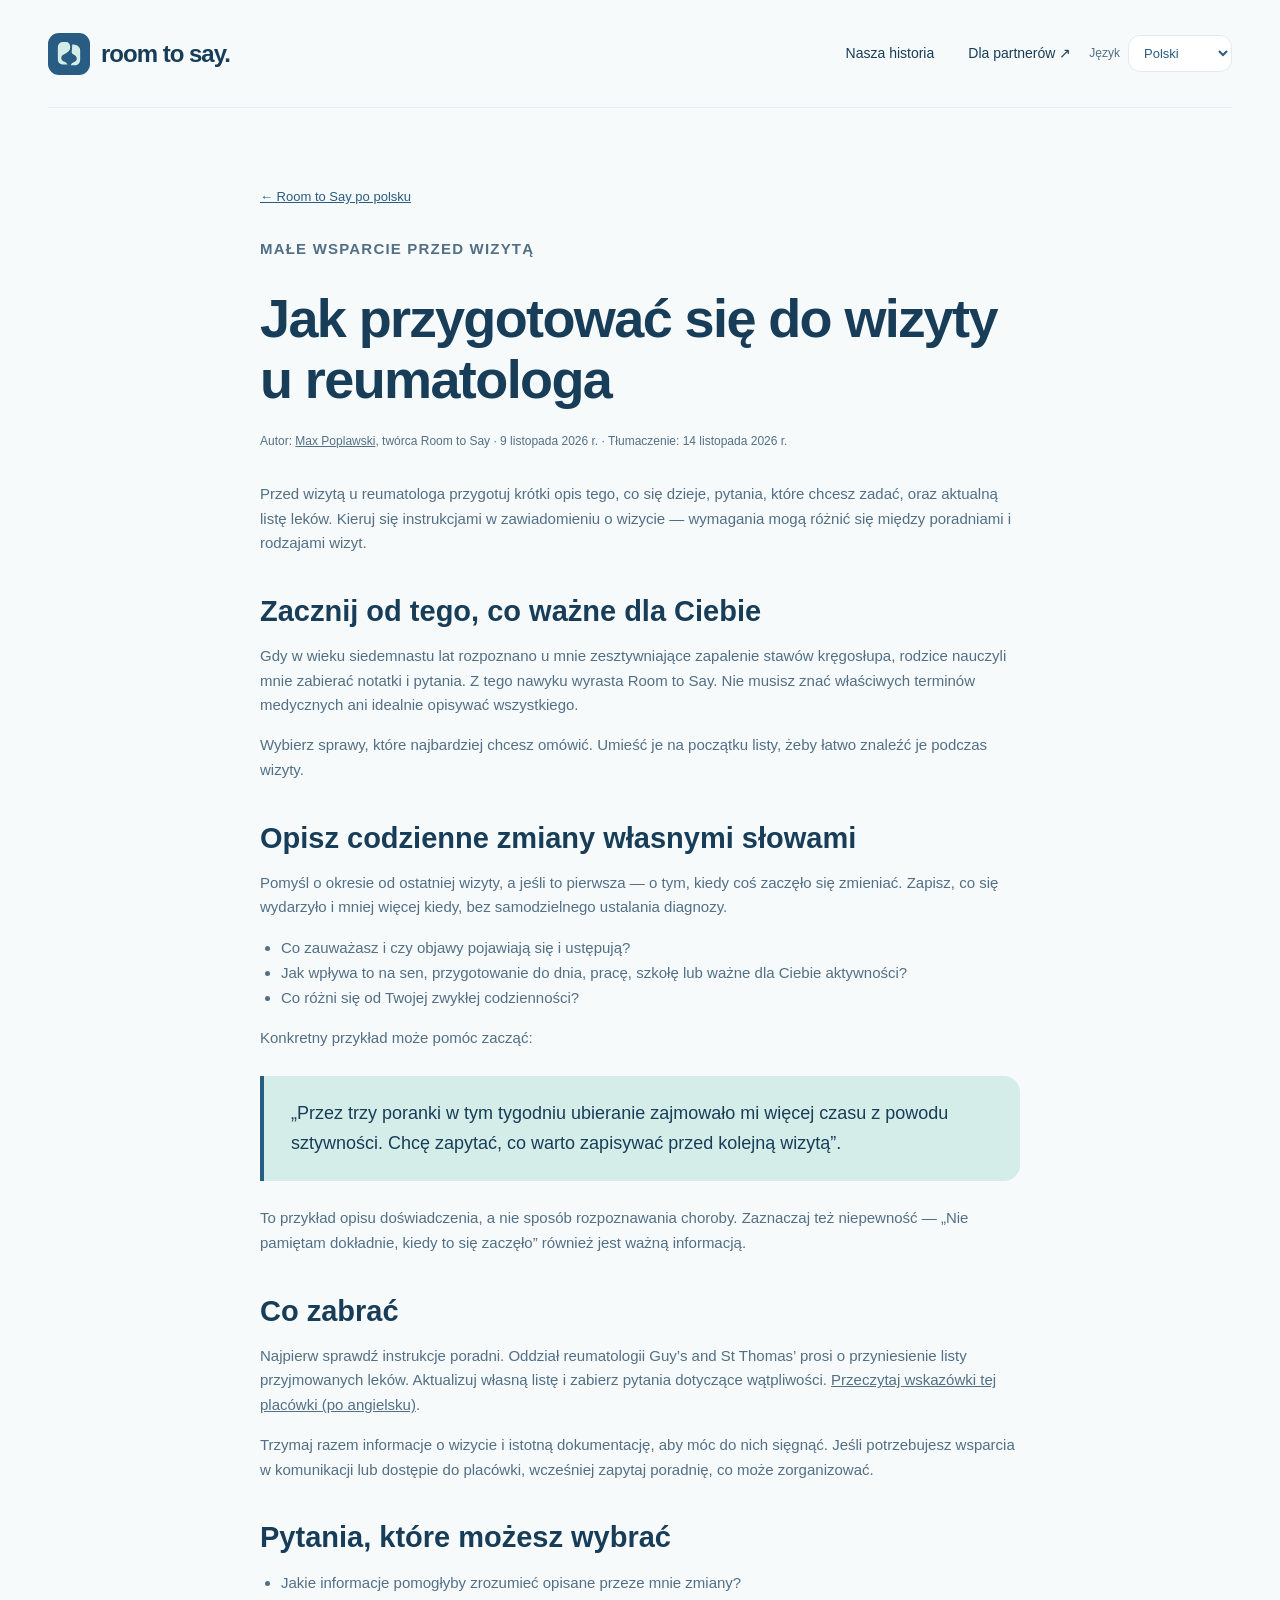
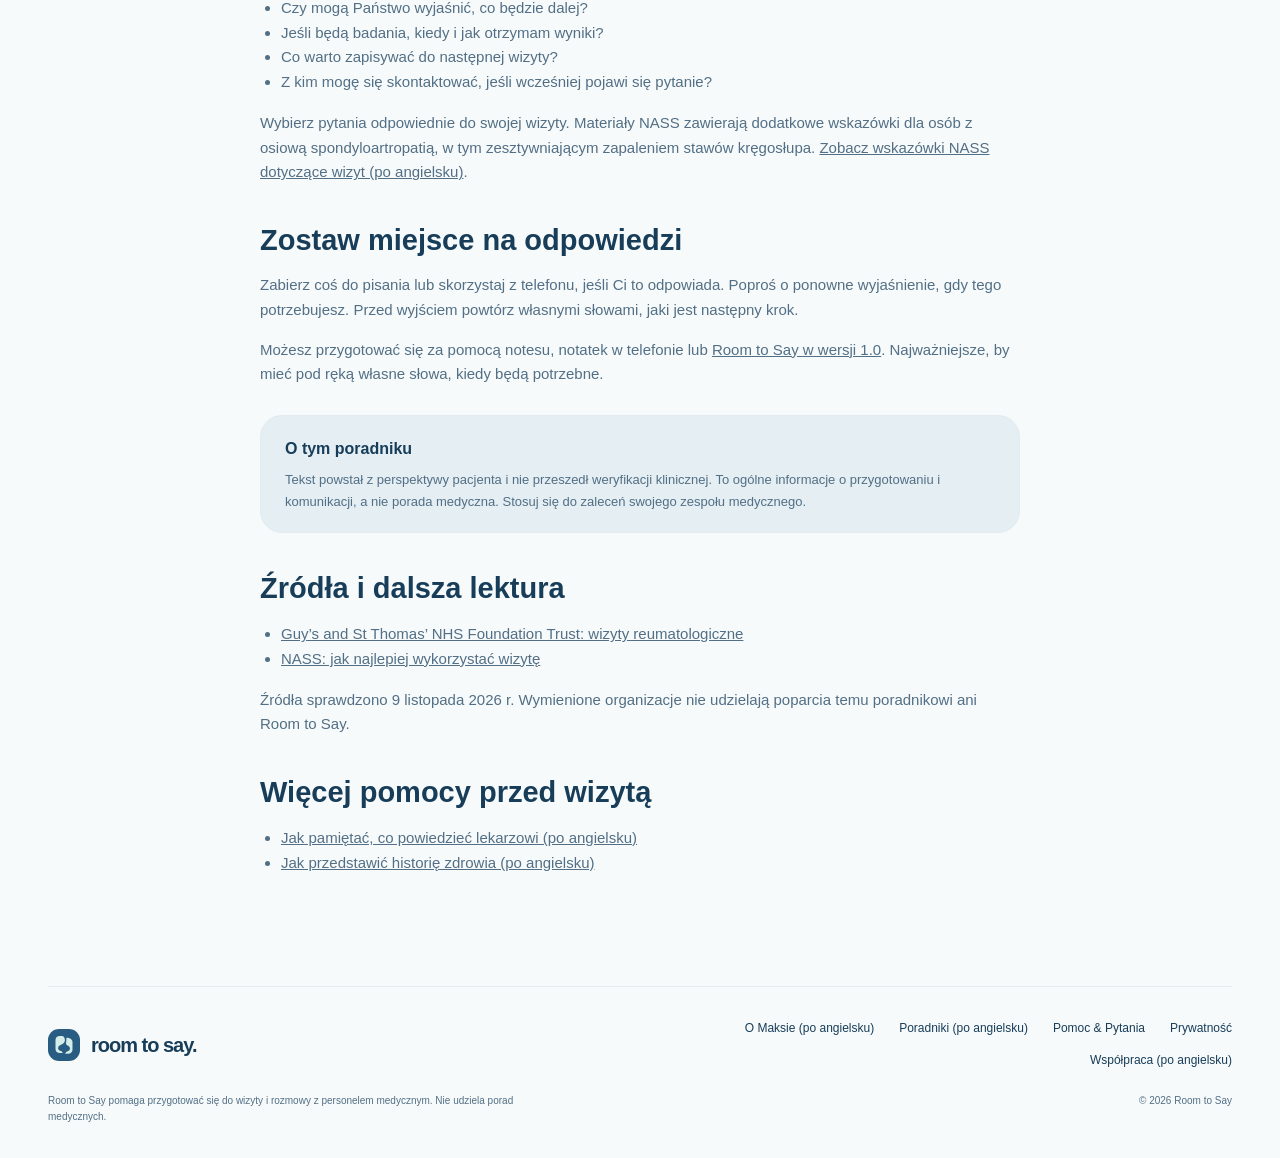
<file: pl/preparing-for-rheumatology-appointment.html>
<!doctype html>
<html lang="pl"><head><meta charset="utf-8"><meta name="viewport" content="width=device-width,initial-scale=1"><meta name="theme-color" content="#285C82"><title>Jak przygotować się do wizyty u reumatologa — Room to Say</title><meta name="description" content="Przygotuj notatki, pytania i listę leków przed wizytą u reumatologa. Poradnik z perspektywy pacjenta autorstwa Maksa Poplawskiego."><link rel="icon" href="/assets/favicon.ico"><link rel="stylesheet" href="/styles.css?v=20261027-beta">
  <link rel="stylesheet" href="/app-direction.css?v=20261114-languages"><script src="/site.js" defer></script>
  <link rel="canonical" href="https://roomtosay.org/pl/preparing-for-rheumatology-appointment.html">
  <meta name="robots" content="index, follow, max-image-preview:large">
  <meta property="og:site_name" content="Room to Say">
  <meta property="og:locale" content="pl_PL">
  <meta property="og:type" content="website">
  <meta property="og:url" content="https://roomtosay.org/pl/preparing-for-rheumatology-appointment.html">
  <meta property="og:title" content="Jak przygotować się do wizyty u reumatologa — Room to Say">
  <meta property="og:description" content="Przygotuj notatki, pytania i listę leków przed wizytą u reumatologa. Poradnik z perspektywy pacjenta autorstwa Maksa Poplawskiego.">
  <meta property="og:image" content="https://roomtosay.org/assets/room-to-say-social-conversations.png">
  <meta property="og:image:alt" content="Room to Say. Małe wsparcie w ważnych rozmowach. Niebieska grafika z miętowym logo Shared space; tekst grafiki w języku angielskim.">
  <meta property="og:image:width" content="1200">
  <meta property="og:image:height" content="630">
  <meta name="twitter:card" content="summary_large_image">
  <meta name="twitter:title" content="Jak przygotować się do wizyty u reumatologa — Room to Say">
  <meta name="twitter:description" content="Przygotuj notatki, pytania i listę leków przed wizytą u reumatologa. Poradnik z perspektywy pacjenta autorstwa Maksa Poplawskiego.">
  <meta name="twitter:image" content="https://roomtosay.org/assets/room-to-say-social-conversations.png">
  <meta name="twitter:image:alt" content="Room to Say. Małe wsparcie w ważnych rozmowach. Niebieska grafika z miętowym logo Shared space; tekst grafiki w języku angielskim.">
  <script type="application/ld+json">{"@context": "https://schema.org", "@type": "Article", "url": "https://roomtosay.org/pl/preparing-for-rheumatology-appointment.html", "headline": "Jak przygotować się do wizyty u reumatologa", "author": {"@type": "Person", "@id": "https://roomtosay.org/max-poplawski.html#person", "name": "Max Poplawski", "url": "https://roomtosay.org/max-poplawski.html"}, "datePublished": "2026-11-09", "dateModified": "2026-11-14", "inLanguage": "pl", "name": "Jak przygotować się do wizyty u reumatologa — Room to Say", "description": "Przygotuj notatki, pytania i listę leków przed wizytą u reumatologa. Poradnik z perspektywy pacjenta autorstwa Maksa Poplawskiego."}</script>
<link rel="alternate" hreflang="en" href="https://roomtosay.org/preparing-for-rheumatology-appointment.html">
<link rel="alternate" hreflang="pl" href="https://roomtosay.org/pl/preparing-for-rheumatology-appointment.html">
<link rel="alternate" hreflang="x-default" href="https://roomtosay.org/preparing-for-rheumatology-appointment.html">
</head><body><a class="skip" href="#main">Przejdź do treści</a><header class="header wrap"><a class="brand" href="/pl/"><img src="/assets/room-to-say-icon.svg" width="42" height="42" alt=""><span>room to say.</span></a><nav aria-label="Nawigacja główna"><a href="/pl/#story">Nasza historia</a><a href="/partnerships.html">Dla partnerów ↗</a></nav><div class="language-control"><label for="site-language">Język</label><select id="site-language" data-language-switch aria-label="Język"><option value="/preparing-for-rheumatology-appointment.html">English</option><option value="/pl/preparing-for-rheumatology-appointment.html" selected>Polski</option></select><noscript><a href="/preparing-for-rheumatology-appointment.html" lang="en">English</a> · <a href="/pl/preparing-for-rheumatology-appointment.html" lang="pl">Polski</a></noscript></div></header><main id="main" class="document guide-page wrap"><a class="back" href="/pl/">← Room to Say po polsku</a><p class="eyebrow">MAŁE WSPARCIE PRZED WIZYTĄ</p><h1>Jak przygotować się do wizyty u reumatologa</h1><p class="guide-byline">Autor: <a href="/max-poplawski.html">Max Poplawski</a>, twórca Room to Say · 9 listopada 2026 r. · Tłumaczenie: 14 listopada 2026 r.</p><p>Przed wizytą u reumatologa przygotuj krótki opis tego, co się dzieje, pytania, które chcesz zadać, oraz aktualną listę leków. Kieruj się instrukcjami w zawiadomieniu o wizycie — wymagania mogą różnić się między poradniami i rodzajami wizyt.</p><h2>Zacznij od tego, co ważne dla Ciebie</h2><p>Gdy w wieku siedemnastu lat rozpoznano u mnie zesztywniające zapalenie stawów kręgosłupa, rodzice nauczyli mnie zabierać notatki i pytania. Z tego nawyku wyrasta Room to Say. Nie musisz znać właściwych terminów medycznych ani idealnie opisywać wszystkiego.</p><p>Wybierz sprawy, które najbardziej chcesz omówić. Umieść je na początku listy, żeby łatwo znaleźć je podczas wizyty.</p><h2>Opisz codzienne zmiany własnymi słowami</h2><p>Pomyśl o okresie od ostatniej wizyty, a jeśli to pierwsza — o tym, kiedy coś zaczęło się zmieniać. Zapisz, co się wydarzyło i mniej więcej kiedy, bez samodzielnego ustalania diagnozy.</p><ul><li>Co zauważasz i czy objawy pojawiają się i ustępują?</li><li>Jak wpływa to na sen, przygotowanie do dnia, pracę, szkołę lub ważne dla Ciebie aktywności?</li><li>Co różni się od Twojej zwykłej codzienności?</li></ul><p>Konkretny przykład może pomóc zacząć:</p><blockquote>„Przez trzy poranki w tym tygodniu ubieranie zajmowało mi więcej czasu z powodu sztywności. Chcę zapytać, co warto zapisywać przed kolejną wizytą”.</blockquote><p>To przykład opisu doświadczenia, a nie sposób rozpoznawania choroby. Zaznaczaj też niepewność — „Nie pamiętam dokładnie, kiedy to się zaczęło” również jest ważną informacją.</p><h2>Co zabrać</h2><p>Najpierw sprawdź instrukcje poradni. Oddział reumatologii Guy’s and St Thomas’ prosi o przyniesienie listy przyjmowanych leków. Aktualizuj własną listę i zabierz pytania dotyczące wątpliwości. <a href="https://www.guysandstthomas.nhs.uk/our-services/rheumatology/appointments">Przeczytaj wskazówki tej placówki (po angielsku)</a>.</p><p>Trzymaj razem informacje o wizycie i istotną dokumentację, aby móc do nich sięgnąć. Jeśli potrzebujesz wsparcia w komunikacji lub dostępie do placówki, wcześniej zapytaj poradnię, co może zorganizować.</p><h2>Pytania, które możesz wybrać</h2><ul><li>Jakie informacje pomogłyby zrozumieć opisane przeze mnie zmiany?</li><li>Czy mogą Państwo wyjaśnić, co będzie dalej?</li><li>Jeśli będą badania, kiedy i jak otrzymam wyniki?</li><li>Co warto zapisywać do następnej wizyty?</li><li>Z kim mogę się skontaktować, jeśli wcześniej pojawi się pytanie?</li></ul><p>Wybierz pytania odpowiednie do swojej wizyty. Materiały NASS zawierają dodatkowe wskazówki dla osób z osiową spondyloartropatią, w tym zesztywniającym zapaleniem stawów kręgosłupa. <a href="https://nass.co.uk/about-as/your-space/appointments/">Zobacz wskazówki NASS dotyczące wizyt (po angielsku)</a>.</p><h2>Zostaw miejsce na odpowiedzi</h2><p>Zabierz coś do pisania lub skorzystaj z telefonu, jeśli Ci to odpowiada. Poproś o ponowne wyjaśnienie, gdy tego potrzebujesz. Przed wyjściem powtórz własnymi słowami, jaki jest następny krok.</p><p>Możesz przygotować się za pomocą notesu, notatek w telefonie lub <a href="/pl/#beta">Room to Say w wersji 1.0</a>. Najważniejsze, by mieć pod ręką własne słowa, kiedy będą potrzebne.</p><aside class="notice"><strong>O tym poradniku</strong><p>Tekst powstał z perspektywy pacjenta i nie przeszedł weryfikacji klinicznej. To ogólne informacje o przygotowaniu i komunikacji, a nie porada medyczna. Stosuj się do zaleceń swojego zespołu medycznego.</p></aside><h2>Źródła i dalsza lektura</h2><ul><li><a href="https://www.guysandstthomas.nhs.uk/our-services/rheumatology/appointments">Guy’s and St Thomas’ NHS Foundation Trust: wizyty reumatologiczne</a></li><li><a href="https://nass.co.uk/about-as/your-space/appointments/">NASS: jak najlepiej wykorzystać wizytę</a></li></ul><p class="subtle">Źródła sprawdzono 9 listopada 2026 r. Wymienione organizacje nie udzielają poparcia temu poradnikowi ani Room to Say.</p><h2>Więcej pomocy przed wizytą</h2><ul><li><a href="/remember-what-to-tell-your-doctor.html">Jak pamiętać, co powiedzieć lekarzowi (po angielsku)</a></li><li><a href="/explain-medical-history-to-doctor.html">Jak przedstawić historię zdrowia (po angielsku)</a></li></ul></main><footer class="footer wrap"><a class="brand" href="/pl/"><img src="/assets/room-to-say-icon.svg" width="32" height="32" alt=""><span>room to say.</span></a><nav aria-label="Nawigacja w stopce"><a href="/max-poplawski.html">O Maksie (po angielsku)</a><a href="/guides.html">Poradniki (po angielsku)</a><a href="/pl/support.html">Pomoc &amp; Pytania</a><a href="/pl/privacy.html">Prywatność</a><a href="/partnerships.html">Współpraca (po angielsku)</a></nav><p>Room to Say pomaga przygotować się do wizyty i rozmowy z personelem medycznym. Nie udziela porad medycznych.</p><span class="copyright">© <span data-year>2026</span> Room to Say</span></footer></body></html>
</file>
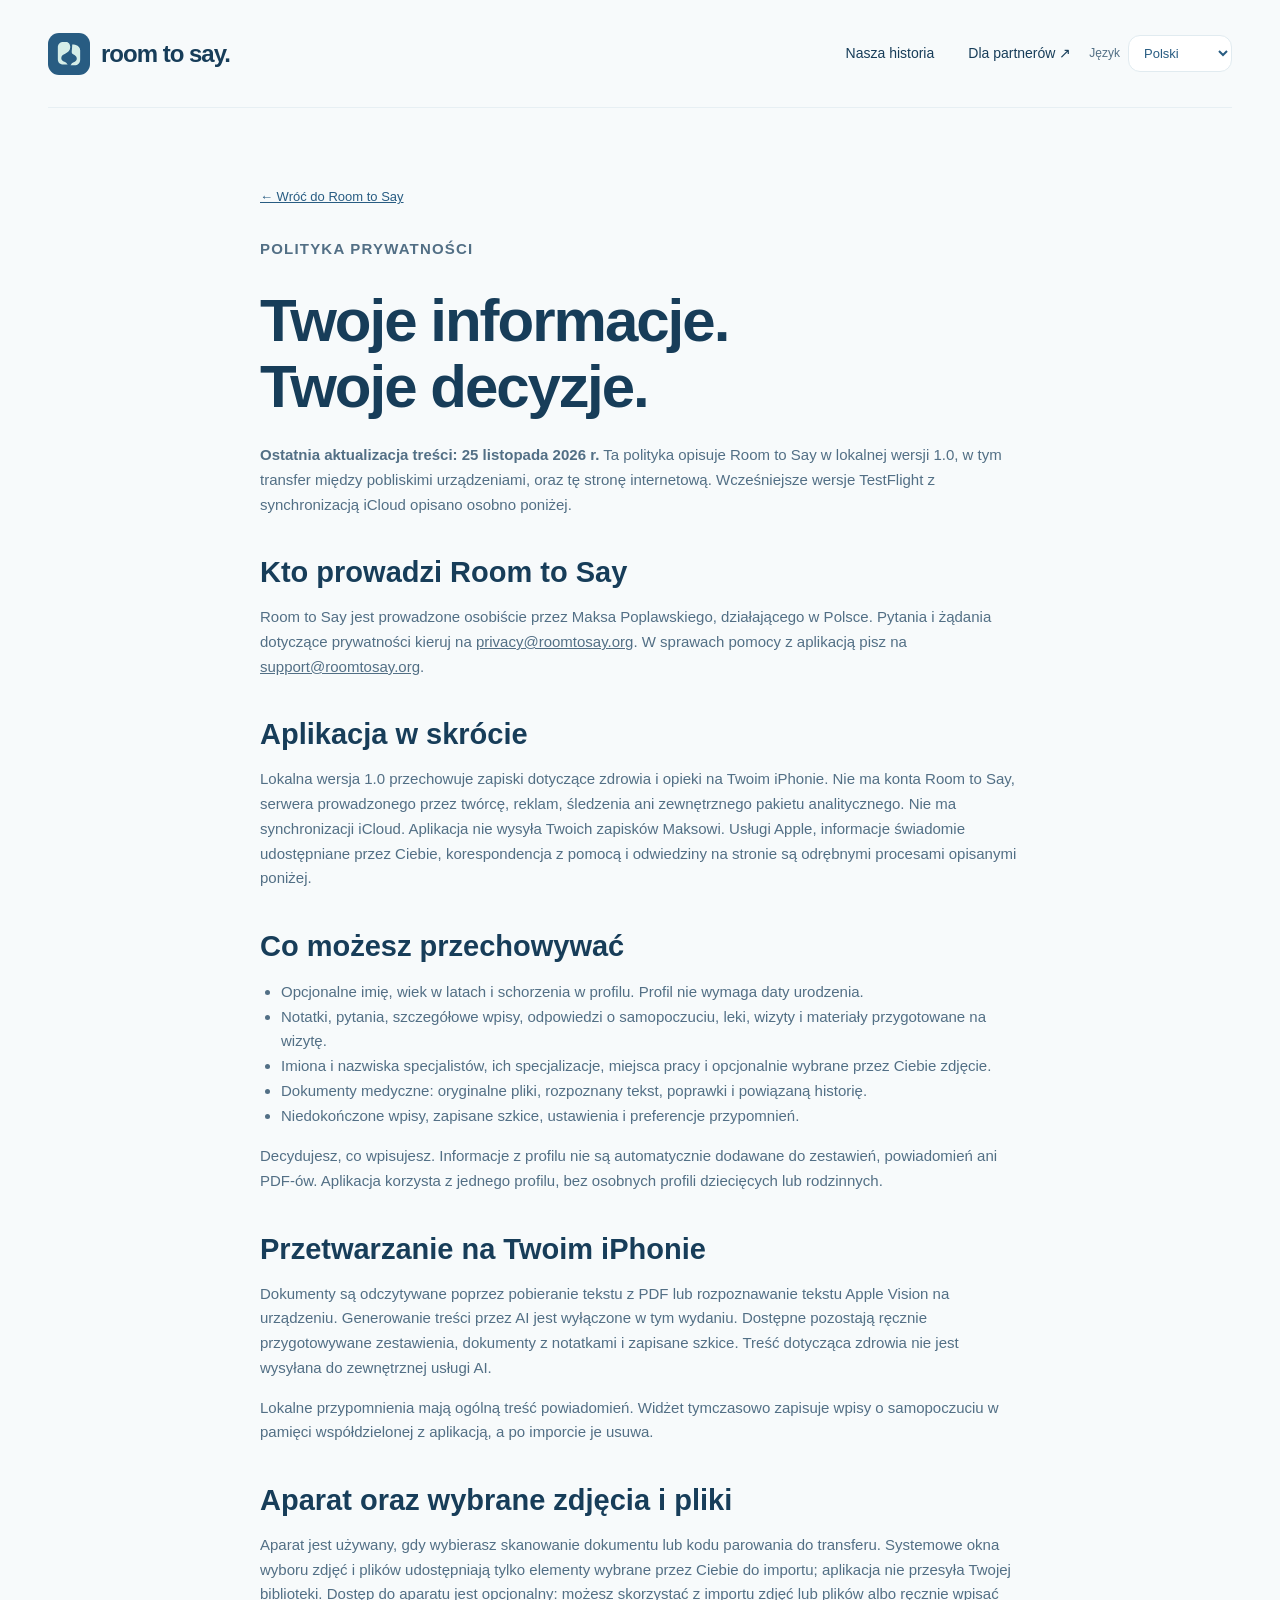
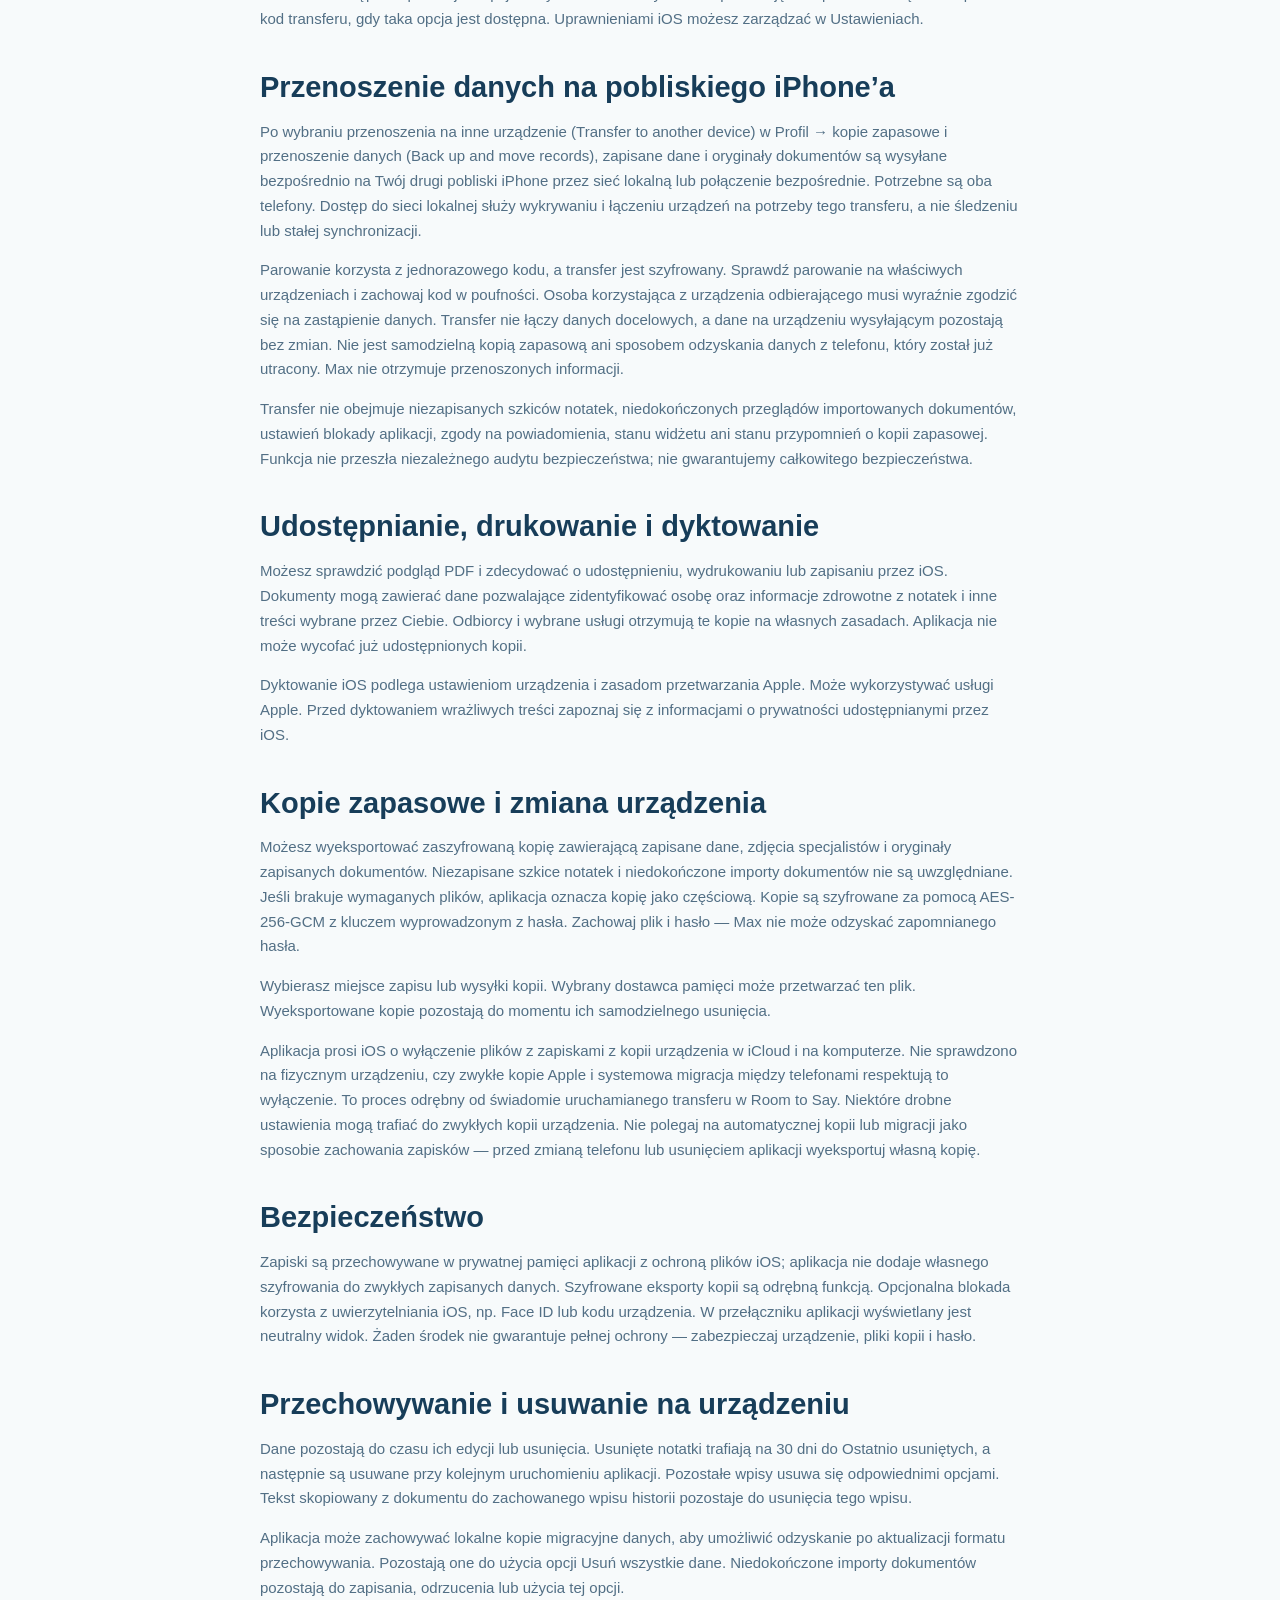
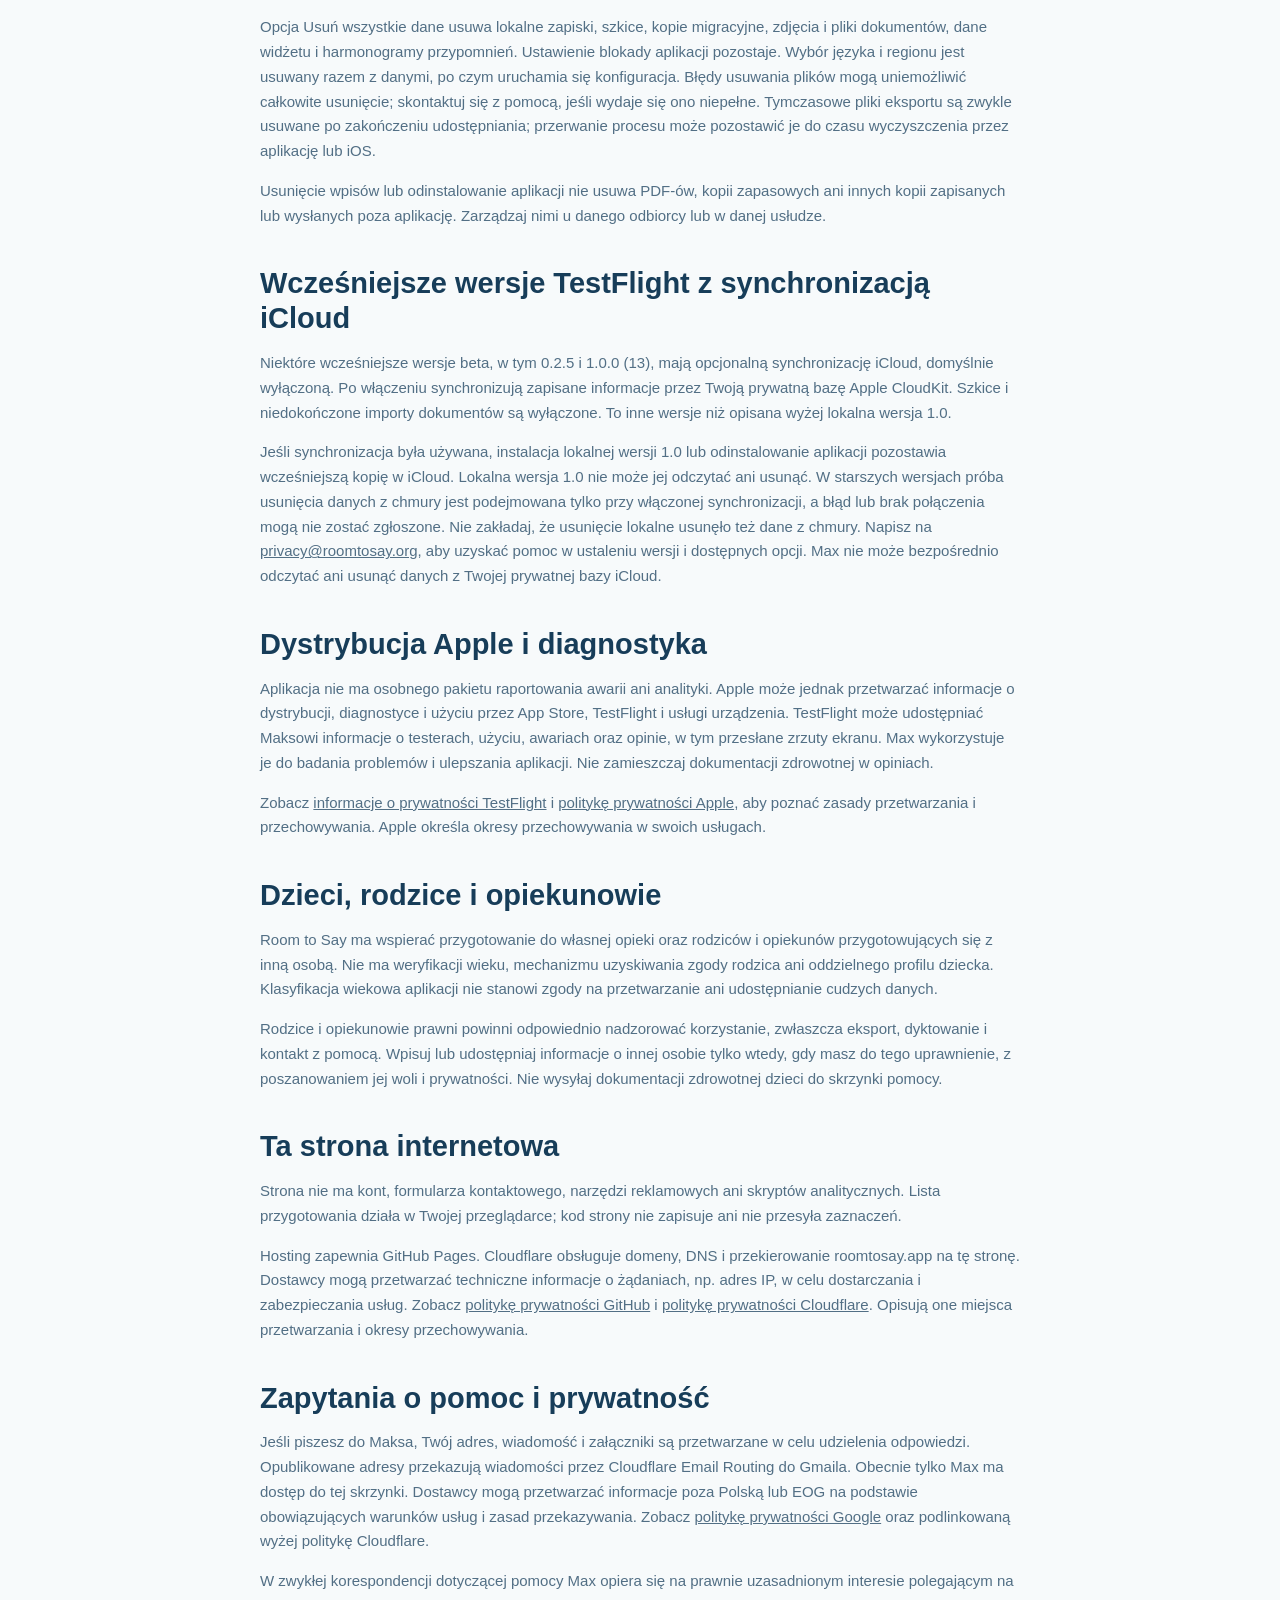
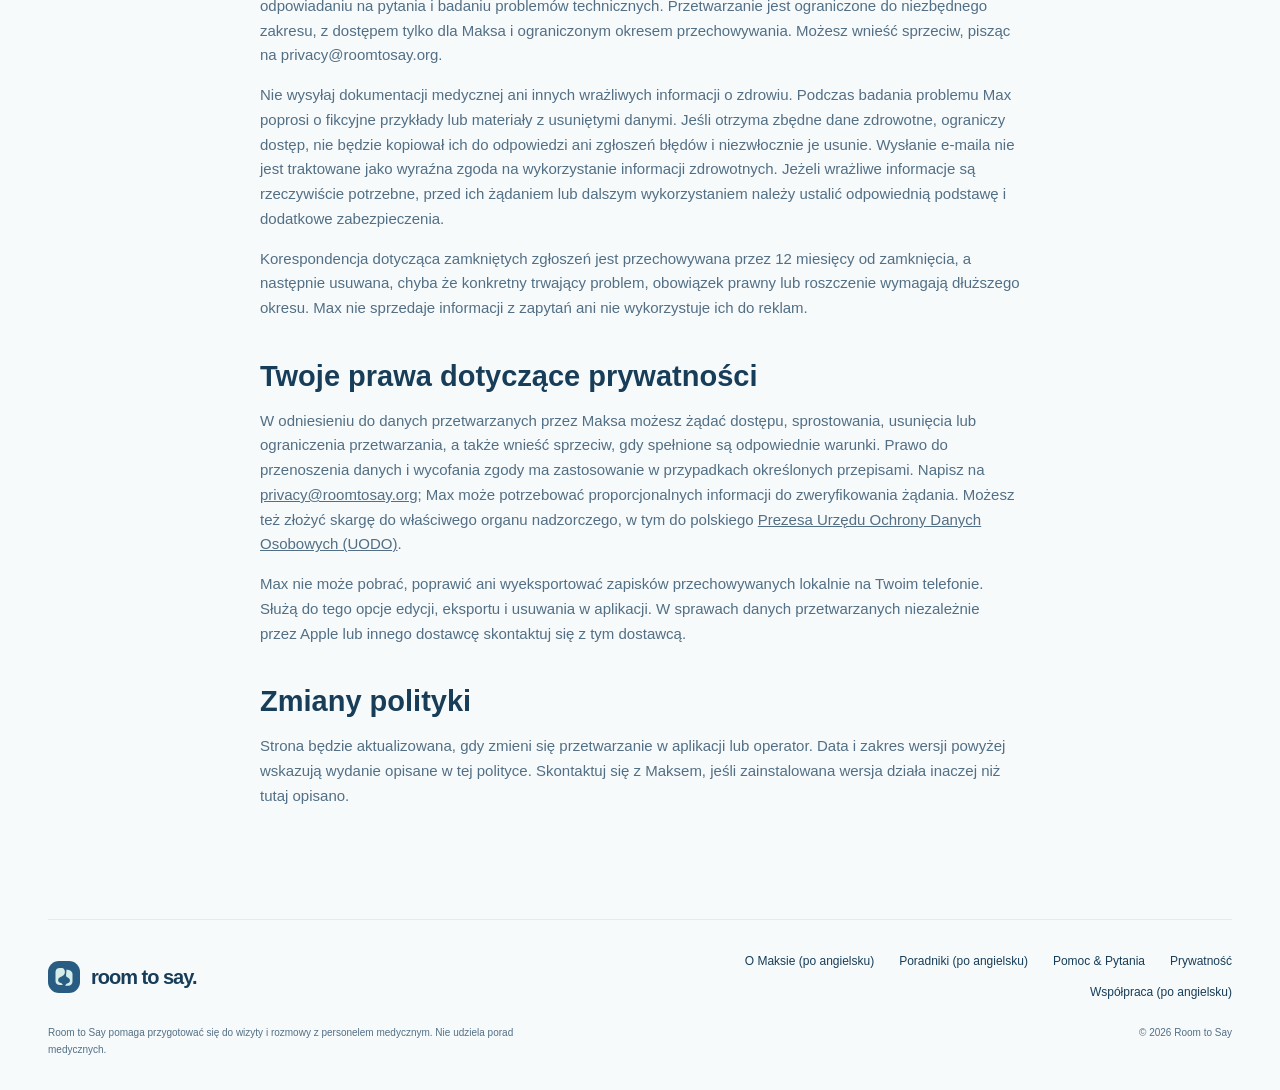
<file: pl/privacy.html>
<!doctype html>
<html lang="pl"><head><meta charset="utf-8"><meta name="viewport" content="width=device-width,initial-scale=1"><meta name="theme-color" content="#285C82"><title>Polityka prywatności — Room to Say</title><meta name="description" content="Polityka prywatności Room to Say 1.0: dane lokalne, transfer między urządzeniami, udostępnianie, szyfrowane kopie i kontakt."><link rel="icon" href="/assets/favicon.ico"><link rel="stylesheet" href="/styles.css?v=20261027-beta">
  <link rel="stylesheet" href="/app-direction.css?v=20261114-languages"><script src="/site.js" defer></script>
  <link rel="canonical" href="https://roomtosay.org/pl/privacy.html">
  <meta name="robots" content="index, follow, max-image-preview:large">
  <meta property="og:site_name" content="Room to Say">
  <meta property="og:locale" content="pl_PL">
  <meta property="og:type" content="website">
  <meta property="og:url" content="https://roomtosay.org/pl/privacy.html">
  <meta property="og:title" content="Polityka prywatności — Room to Say">
  <meta property="og:description" content="Polityka prywatności Room to Say 1.0: dane lokalne, transfer między urządzeniami, udostępnianie, szyfrowane kopie i kontakt.">
  <meta property="og:image" content="https://roomtosay.org/assets/room-to-say-social-conversations.png">
  <meta property="og:image:alt" content="Room to Say. Małe wsparcie w ważnych rozmowach. Niebieska grafika z miętowym logo Shared space; tekst grafiki w języku angielskim.">
  <meta property="og:image:width" content="1200">
  <meta property="og:image:height" content="630">
  <meta name="twitter:card" content="summary_large_image">
  <meta name="twitter:title" content="Polityka prywatności — Room to Say">
  <meta name="twitter:description" content="Polityka prywatności Room to Say 1.0: dane lokalne, transfer między urządzeniami, udostępnianie, szyfrowane kopie i kontakt.">
  <meta name="twitter:image" content="https://roomtosay.org/assets/room-to-say-social-conversations.png">
  <meta name="twitter:image:alt" content="Room to Say. Małe wsparcie w ważnych rozmowach. Niebieska grafika z miętowym logo Shared space; tekst grafiki w języku angielskim.">
  <script type="application/ld+json">{"@context": "https://schema.org", "@type": "WebPage", "url": "https://roomtosay.org/pl/privacy.html", "name": "Polityka prywatności — Room to Say", "description": "Polityka prywatności Room to Say 1.0: dane lokalne, transfer między urządzeniami, udostępnianie, szyfrowane kopie i kontakt.", "dateModified": "2026-11-25", "inLanguage": "pl"}</script>
<link rel="alternate" hreflang="en" href="https://roomtosay.org/privacy.html">
<link rel="alternate" hreflang="pl" href="https://roomtosay.org/pl/privacy.html">
<link rel="alternate" hreflang="x-default" href="https://roomtosay.org/privacy.html">
</head><body><a class="skip" href="#main">Przejdź do treści</a><header class="header wrap"><a class="brand" href="/pl/"><img src="/assets/room-to-say-icon.svg" width="42" height="42" alt=""><span>room to say.</span></a><nav aria-label="Nawigacja główna"><a href="/pl/#story">Nasza historia</a><a href="/partnerships.html">Dla partnerów ↗</a></nav><div class="language-control"><label for="site-language">Język</label><select id="site-language" data-language-switch aria-label="Język"><option value="/privacy.html">English</option><option value="/pl/privacy.html" selected>Polski</option></select><noscript><a href="/privacy.html" lang="en">English</a> · <a href="/pl/privacy.html" lang="pl">Polski</a></noscript></div></header><main id="main" class="document wrap"><a class="back" href="/pl/">← Wróć do Room to Say</a><p class="eyebrow">POLITYKA PRYWATNOŚCI</p><h1>Twoje informacje.<br>Twoje decyzje.</h1><p><strong>Ostatnia aktualizacja treści: 25 listopada 2026 r.</strong> Ta polityka opisuje Room to Say w lokalnej wersji 1.0, w tym transfer między pobliskimi urządzeniami, oraz tę stronę internetową. Wcześniejsze wersje TestFlight z synchronizacją iCloud opisano osobno poniżej.</p>
<h2>Kto prowadzi Room to Say</h2><p>Room to Say jest prowadzone osobiście przez Maksa Poplawskiego, działającego w Polsce. Pytania i żądania dotyczące prywatności kieruj na <a href="mailto:privacy@roomtosay.org">privacy@roomtosay.org</a>. W sprawach pomocy z aplikacją pisz na <a href="mailto:support@roomtosay.org">support@roomtosay.org</a>.</p>
<h2>Aplikacja w skrócie</h2><p>Lokalna wersja 1.0 przechowuje zapiski dotyczące zdrowia i opieki na Twoim iPhonie. Nie ma konta Room to Say, serwera prowadzonego przez twórcę, reklam, śledzenia ani zewnętrznego pakietu analitycznego. Nie ma synchronizacji iCloud. Aplikacja nie wysyła Twoich zapisków Maksowi. Usługi Apple, informacje świadomie udostępniane przez Ciebie, korespondencja z pomocą i odwiedziny na stronie są odrębnymi procesami opisanymi poniżej.</p>
<h2>Co możesz przechowywać</h2><ul><li>Opcjonalne imię, wiek w latach i schorzenia w profilu. Profil nie wymaga daty urodzenia.</li><li>Notatki, pytania, szczegółowe wpisy, odpowiedzi o samopoczuciu, leki, wizyty i materiały przygotowane na wizytę.</li><li>Imiona i nazwiska specjalistów, ich specjalizacje, miejsca pracy i opcjonalnie wybrane przez Ciebie zdjęcie.</li><li>Dokumenty medyczne: oryginalne pliki, rozpoznany tekst, poprawki i powiązaną historię.</li><li>Niedokończone wpisy, zapisane szkice, ustawienia i preferencje przypomnień.</li></ul><p>Decydujesz, co wpisujesz. Informacje z profilu nie są automatycznie dodawane do zestawień, powiadomień ani PDF-ów. Aplikacja korzysta z jednego profilu, bez osobnych profili dziecięcych lub rodzinnych.</p>
<h2>Przetwarzanie na Twoim iPhonie</h2><p>Dokumenty są odczytywane poprzez pobieranie tekstu z PDF lub rozpoznawanie tekstu Apple Vision na urządzeniu. Generowanie treści przez AI jest wyłączone w tym wydaniu. Dostępne pozostają ręcznie przygotowywane zestawienia, dokumenty z notatkami i zapisane szkice. Treść dotycząca zdrowia nie jest wysyłana do zewnętrznej usługi AI.</p><p>Lokalne przypomnienia mają ogólną treść powiadomień. Widżet tymczasowo zapisuje wpisy o samopoczuciu w pamięci współdzielonej z aplikacją, a po imporcie je usuwa.</p>
<h2>Aparat oraz wybrane zdjęcia i pliki</h2><p>Aparat jest używany, gdy wybierasz skanowanie dokumentu lub kodu parowania do transferu. Systemowe okna wyboru zdjęć i plików udostępniają tylko elementy wybrane przez Ciebie do importu; aplikacja nie przesyła Twojej biblioteki. Dostęp do aparatu jest opcjonalny: możesz skorzystać z importu zdjęć lub plików albo ręcznie wpisać kod transferu, gdy taka opcja jest dostępna. Uprawnieniami iOS możesz zarządzać w Ustawieniach.</p>
<h2>Przenoszenie danych na pobliskiego iPhone’a</h2><p>Po wybraniu przenoszenia na inne urządzenie (Transfer to another device) w Profil → kopie zapasowe i przenoszenie danych (Back up and move records), zapisane dane i oryginały dokumentów są wysyłane bezpośrednio na Twój drugi pobliski iPhone przez sieć lokalną lub połączenie bezpośrednie. Potrzebne są oba telefony. Dostęp do sieci lokalnej służy wykrywaniu i łączeniu urządzeń na potrzeby tego transferu, a nie śledzeniu lub stałej synchronizacji.</p><p>Parowanie korzysta z jednorazowego kodu, a transfer jest szyfrowany. Sprawdź parowanie na właściwych urządzeniach i zachowaj kod w poufności. Osoba korzystająca z urządzenia odbierającego musi wyraźnie zgodzić się na zastąpienie danych. Transfer nie łączy danych docelowych, a dane na urządzeniu wysyłającym pozostają bez zmian. Nie jest samodzielną kopią zapasową ani sposobem odzyskania danych z telefonu, który został już utracony. Max nie otrzymuje przenoszonych informacji.</p><p>Transfer nie obejmuje niezapisanych szkiców notatek, niedokończonych przeglądów importowanych dokumentów, ustawień blokady aplikacji, zgody na powiadomienia, stanu widżetu ani stanu przypomnień o kopii zapasowej. Funkcja nie przeszła niezależnego audytu bezpieczeństwa; nie gwarantujemy całkowitego bezpieczeństwa.</p>
<h2>Udostępnianie, drukowanie i dyktowanie</h2><p>Możesz sprawdzić podgląd PDF i zdecydować o udostępnieniu, wydrukowaniu lub zapisaniu przez iOS. Dokumenty mogą zawierać dane pozwalające zidentyfikować osobę oraz informacje zdrowotne z notatek i inne treści wybrane przez Ciebie. Odbiorcy i wybrane usługi otrzymują te kopie na własnych zasadach. Aplikacja nie może wycofać już udostępnionych kopii.</p><p>Dyktowanie iOS podlega ustawieniom urządzenia i zasadom przetwarzania Apple. Może wykorzystywać usługi Apple. Przed dyktowaniem wrażliwych treści zapoznaj się z informacjami o prywatności udostępnianymi przez iOS.</p>
<h2>Kopie zapasowe i zmiana urządzenia</h2><p>Możesz wyeksportować zaszyfrowaną kopię zawierającą zapisane dane, zdjęcia specjalistów i oryginały zapisanych dokumentów. Niezapisane szkice notatek i niedokończone importy dokumentów nie są uwzględniane. Jeśli brakuje wymaganych plików, aplikacja oznacza kopię jako częściową. Kopie są szyfrowane za pomocą AES-256-GCM z kluczem wyprowadzonym z hasła. Zachowaj plik i hasło — Max nie może odzyskać zapomnianego hasła.</p><p>Wybierasz miejsce zapisu lub wysyłki kopii. Wybrany dostawca pamięci może przetwarzać ten plik. Wyeksportowane kopie pozostają do momentu ich samodzielnego usunięcia.</p><p>Aplikacja prosi iOS o wyłączenie plików z zapiskami z kopii urządzenia w iCloud i na komputerze. Nie sprawdzono na fizycznym urządzeniu, czy zwykłe kopie Apple i systemowa migracja między telefonami respektują to wyłączenie. To proces odrębny od świadomie uruchamianego transferu w Room to Say. Niektóre drobne ustawienia mogą trafiać do zwykłych kopii urządzenia. Nie polegaj na automatycznej kopii lub migracji jako sposobie zachowania zapisków — przed zmianą telefonu lub usunięciem aplikacji wyeksportuj własną kopię.</p>
<h2>Bezpieczeństwo</h2><p>Zapiski są przechowywane w prywatnej pamięci aplikacji z ochroną plików iOS; aplikacja nie dodaje własnego szyfrowania do zwykłych zapisanych danych. Szyfrowane eksporty kopii są odrębną funkcją. Opcjonalna blokada korzysta z uwierzytelniania iOS, np. Face ID lub kodu urządzenia. W przełączniku aplikacji wyświetlany jest neutralny widok. Żaden środek nie gwarantuje pełnej ochrony — zabezpieczaj urządzenie, pliki kopii i hasło.</p>
<h2>Przechowywanie i usuwanie na urządzeniu</h2><p>Dane pozostają do czasu ich edycji lub usunięcia. Usunięte notatki trafiają na 30 dni do Ostatnio usuniętych, a następnie są usuwane przy kolejnym uruchomieniu aplikacji. Pozostałe wpisy usuwa się odpowiednimi opcjami. Tekst skopiowany z dokumentu do zachowanego wpisu historii pozostaje do usunięcia tego wpisu.</p><p>Aplikacja może zachowywać lokalne kopie migracyjne danych, aby umożliwić odzyskanie po aktualizacji formatu przechowywania. Pozostają one do użycia opcji Usuń wszystkie dane. Niedokończone importy dokumentów pozostają do zapisania, odrzucenia lub użycia tej opcji.</p><p>Opcja Usuń wszystkie dane usuwa lokalne zapiski, szkice, kopie migracyjne, zdjęcia i pliki dokumentów, dane widżetu i harmonogramy przypomnień. Ustawienie blokady aplikacji pozostaje. Wybór języka i regionu jest usuwany razem z danymi, po czym uruchamia się konfiguracja. Błędy usuwania plików mogą uniemożliwić całkowite usunięcie; skontaktuj się z pomocą, jeśli wydaje się ono niepełne. Tymczasowe pliki eksportu są zwykle usuwane po zakończeniu udostępniania; przerwanie procesu może pozostawić je do czasu wyczyszczenia przez aplikację lub iOS.</p><p>Usunięcie wpisów lub odinstalowanie aplikacji nie usuwa PDF-ów, kopii zapasowych ani innych kopii zapisanych lub wysłanych poza aplikację. Zarządzaj nimi u danego odbiorcy lub w danej usłudze.</p>
<h2>Wcześniejsze wersje TestFlight z synchronizacją iCloud</h2><p>Niektóre wcześniejsze wersje beta, w tym 0.2.5 i 1.0.0 (13), mają opcjonalną synchronizację iCloud, domyślnie wyłączoną. Po włączeniu synchronizują zapisane informacje przez Twoją prywatną bazę Apple CloudKit. Szkice i niedokończone importy dokumentów są wyłączone. To inne wersje niż opisana wyżej lokalna wersja 1.0.</p><p>Jeśli synchronizacja była używana, instalacja lokalnej wersji 1.0 lub odinstalowanie aplikacji pozostawia wcześniejszą kopię w iCloud. Lokalna wersja 1.0 nie może jej odczytać ani usunąć. W starszych wersjach próba usunięcia danych z chmury jest podejmowana tylko przy włączonej synchronizacji, a błąd lub brak połączenia mogą nie zostać zgłoszone. Nie zakładaj, że usunięcie lokalne usunęło też dane z chmury. Napisz na <a href="mailto:privacy@roomtosay.org">privacy@roomtosay.org</a>, aby uzyskać pomoc w ustaleniu wersji i dostępnych opcji. Max nie może bezpośrednio odczytać ani usunąć danych z Twojej prywatnej bazy iCloud.</p>
<h2>Dystrybucja Apple i diagnostyka</h2><p>Aplikacja nie ma osobnego pakietu raportowania awarii ani analityki. Apple może jednak przetwarzać informacje o dystrybucji, diagnostyce i użyciu przez App Store, TestFlight i usługi urządzenia. TestFlight może udostępniać Maksowi informacje o testerach, użyciu, awariach oraz opinie, w tym przesłane zrzuty ekranu. Max wykorzystuje je do badania problemów i ulepszania aplikacji. Nie zamieszczaj dokumentacji zdrowotnej w opiniach.</p><p>Zobacz <a href="https://www.apple.com/legal/privacy/data/en/test-flight/">informacje o prywatności TestFlight</a> i <a href="https://www.apple.com/legal/privacy/">politykę prywatności Apple</a>, aby poznać zasady przetwarzania i przechowywania. Apple określa okresy przechowywania w swoich usługach.</p>
<h2>Dzieci, rodzice i opiekunowie</h2><p>Room to Say ma wspierać przygotowanie do własnej opieki oraz rodziców i opiekunów przygotowujących się z inną osobą. Nie ma weryfikacji wieku, mechanizmu uzyskiwania zgody rodzica ani oddzielnego profilu dziecka. Klasyfikacja wiekowa aplikacji nie stanowi zgody na przetwarzanie ani udostępnianie cudzych danych.</p><p>Rodzice i opiekunowie prawni powinni odpowiednio nadzorować korzystanie, zwłaszcza eksport, dyktowanie i kontakt z pomocą. Wpisuj lub udostępniaj informacje o innej osobie tylko wtedy, gdy masz do tego uprawnienie, z poszanowaniem jej woli i prywatności. Nie wysyłaj dokumentacji zdrowotnej dzieci do skrzynki pomocy.</p>
<h2>Ta strona internetowa</h2><p>Strona nie ma kont, formularza kontaktowego, narzędzi reklamowych ani skryptów analitycznych. Lista przygotowania działa w Twojej przeglądarce; kod strony nie zapisuje ani nie przesyła zaznaczeń.</p><p>Hosting zapewnia GitHub Pages. Cloudflare obsługuje domeny, DNS i przekierowanie roomtosay.app na tę stronę. Dostawcy mogą przetwarzać techniczne informacje o żądaniach, np. adres IP, w celu dostarczania i zabezpieczania usług. Zobacz <a href="https://docs.github.com/en/site-policy/privacy-policies/github-general-privacy-statement">politykę prywatności GitHub</a> i <a href="https://www.cloudflare.com/privacypolicy/">politykę prywatności Cloudflare</a>. Opisują one miejsca przetwarzania i okresy przechowywania.</p>
<h2>Zapytania o pomoc i prywatność</h2><p>Jeśli piszesz do Maksa, Twój adres, wiadomość i załączniki są przetwarzane w celu udzielenia odpowiedzi. Opublikowane adresy przekazują wiadomości przez Cloudflare Email Routing do Gmaila. Obecnie tylko Max ma dostęp do tej skrzynki. Dostawcy mogą przetwarzać informacje poza Polską lub EOG na podstawie obowiązujących warunków usług i zasad przekazywania. Zobacz <a href="https://policies.google.com/privacy">politykę prywatności Google</a> oraz podlinkowaną wyżej politykę Cloudflare.</p><p>W zwykłej korespondencji dotyczącej pomocy Max opiera się na prawnie uzasadnionym interesie polegającym na odpowiadaniu na pytania i badaniu problemów technicznych. Przetwarzanie jest ograniczone do niezbędnego zakresu, z dostępem tylko dla Maksa i ograniczonym okresem przechowywania. Możesz wnieść sprzeciw, pisząc na privacy@roomtosay.org.</p><p>Nie wysyłaj dokumentacji medycznej ani innych wrażliwych informacji o zdrowiu. Podczas badania problemu Max poprosi o fikcyjne przykłady lub materiały z usuniętymi danymi. Jeśli otrzyma zbędne dane zdrowotne, ograniczy dostęp, nie będzie kopiował ich do odpowiedzi ani zgłoszeń błędów i niezwłocznie je usunie. Wysłanie e-maila nie jest traktowane jako wyraźna zgoda na wykorzystanie informacji zdrowotnych. Jeżeli wrażliwe informacje są rzeczywiście potrzebne, przed ich żądaniem lub dalszym wykorzystaniem należy ustalić odpowiednią podstawę i dodatkowe zabezpieczenia.</p><p>Korespondencja dotycząca zamkniętych zgłoszeń jest przechowywana przez 12 miesięcy od zamknięcia, a następnie usuwana, chyba że konkretny trwający problem, obowiązek prawny lub roszczenie wymagają dłuższego okresu. Max nie sprzedaje informacji z zapytań ani nie wykorzystuje ich do reklam.</p>
<h2>Twoje prawa dotyczące prywatności</h2><p>W odniesieniu do danych przetwarzanych przez Maksa możesz żądać dostępu, sprostowania, usunięcia lub ograniczenia przetwarzania, a także wnieść sprzeciw, gdy spełnione są odpowiednie warunki. Prawo do przenoszenia danych i wycofania zgody ma zastosowanie w przypadkach określonych przepisami. Napisz na <a href="mailto:privacy@roomtosay.org">privacy@roomtosay.org</a>; Max może potrzebować proporcjonalnych informacji do zweryfikowania żądania. Możesz też złożyć skargę do właściwego organu nadzorczego, w tym do polskiego <a href="https://uodo.gov.pl/">Prezesa Urzędu Ochrony Danych Osobowych (UODO)</a>.</p><p>Max nie może pobrać, poprawić ani wyeksportować zapisków przechowywanych lokalnie na Twoim telefonie. Służą do tego opcje edycji, eksportu i usuwania w aplikacji. W sprawach danych przetwarzanych niezależnie przez Apple lub innego dostawcę skontaktuj się z tym dostawcą.</p>
<h2>Zmiany polityki</h2><p>Strona będzie aktualizowana, gdy zmieni się przetwarzanie w aplikacji lub operator. Data i zakres wersji powyżej wskazują wydanie opisane w tej polityce. Skontaktuj się z Maksem, jeśli zainstalowana wersja działa inaczej niż tutaj opisano.</p></main><footer class="footer wrap"><a class="brand" href="/pl/"><img src="/assets/room-to-say-icon.svg" width="32" height="32" alt=""><span>room to say.</span></a><nav aria-label="Nawigacja w stopce"><a href="/max-poplawski.html">O Maksie (po angielsku)</a><a href="/guides.html">Poradniki (po angielsku)</a><a href="/pl/support.html">Pomoc &amp; Pytania</a><a href="/pl/privacy.html">Prywatność</a><a href="/partnerships.html">Współpraca (po angielsku)</a></nav><p>Room to Say pomaga przygotować się do wizyty i rozmowy z personelem medycznym. Nie udziela porad medycznych.</p><span class="copyright">© <span data-year>2026</span> Room to Say</span></footer></body></html>
</file>
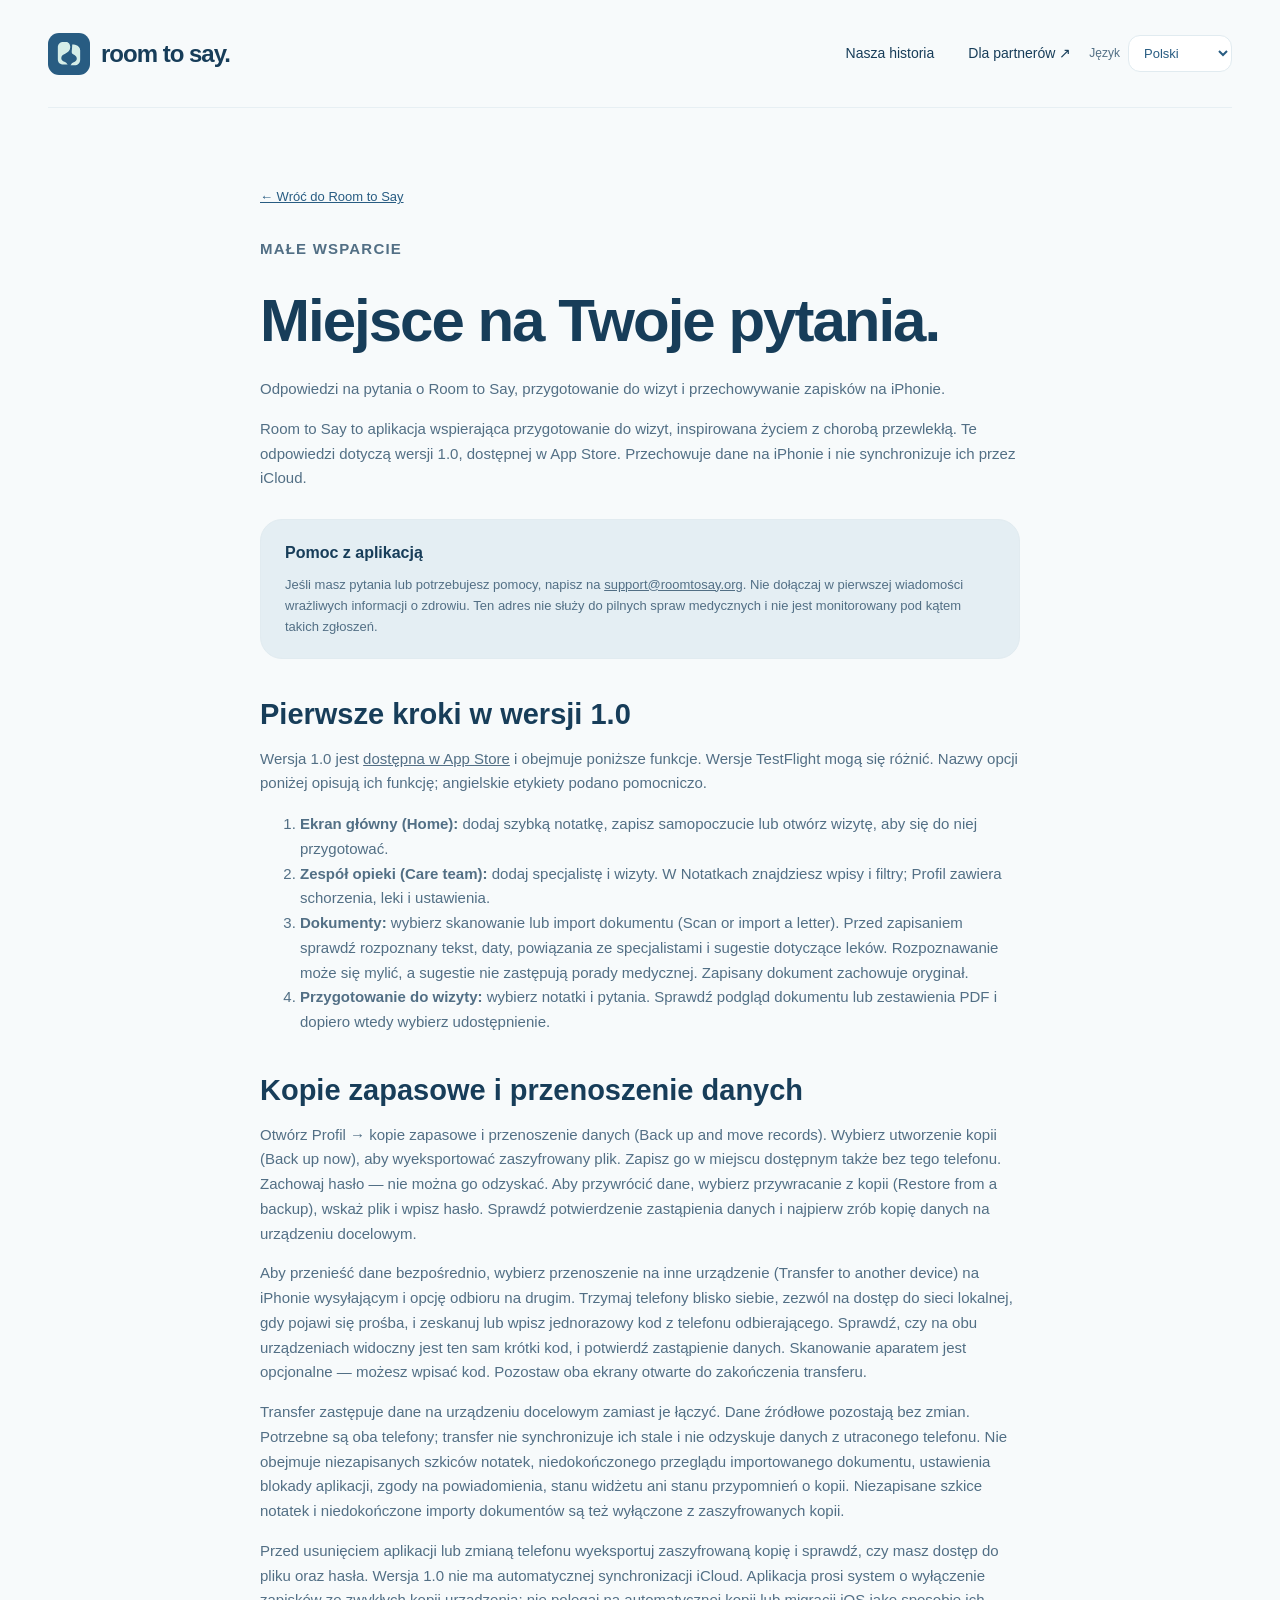
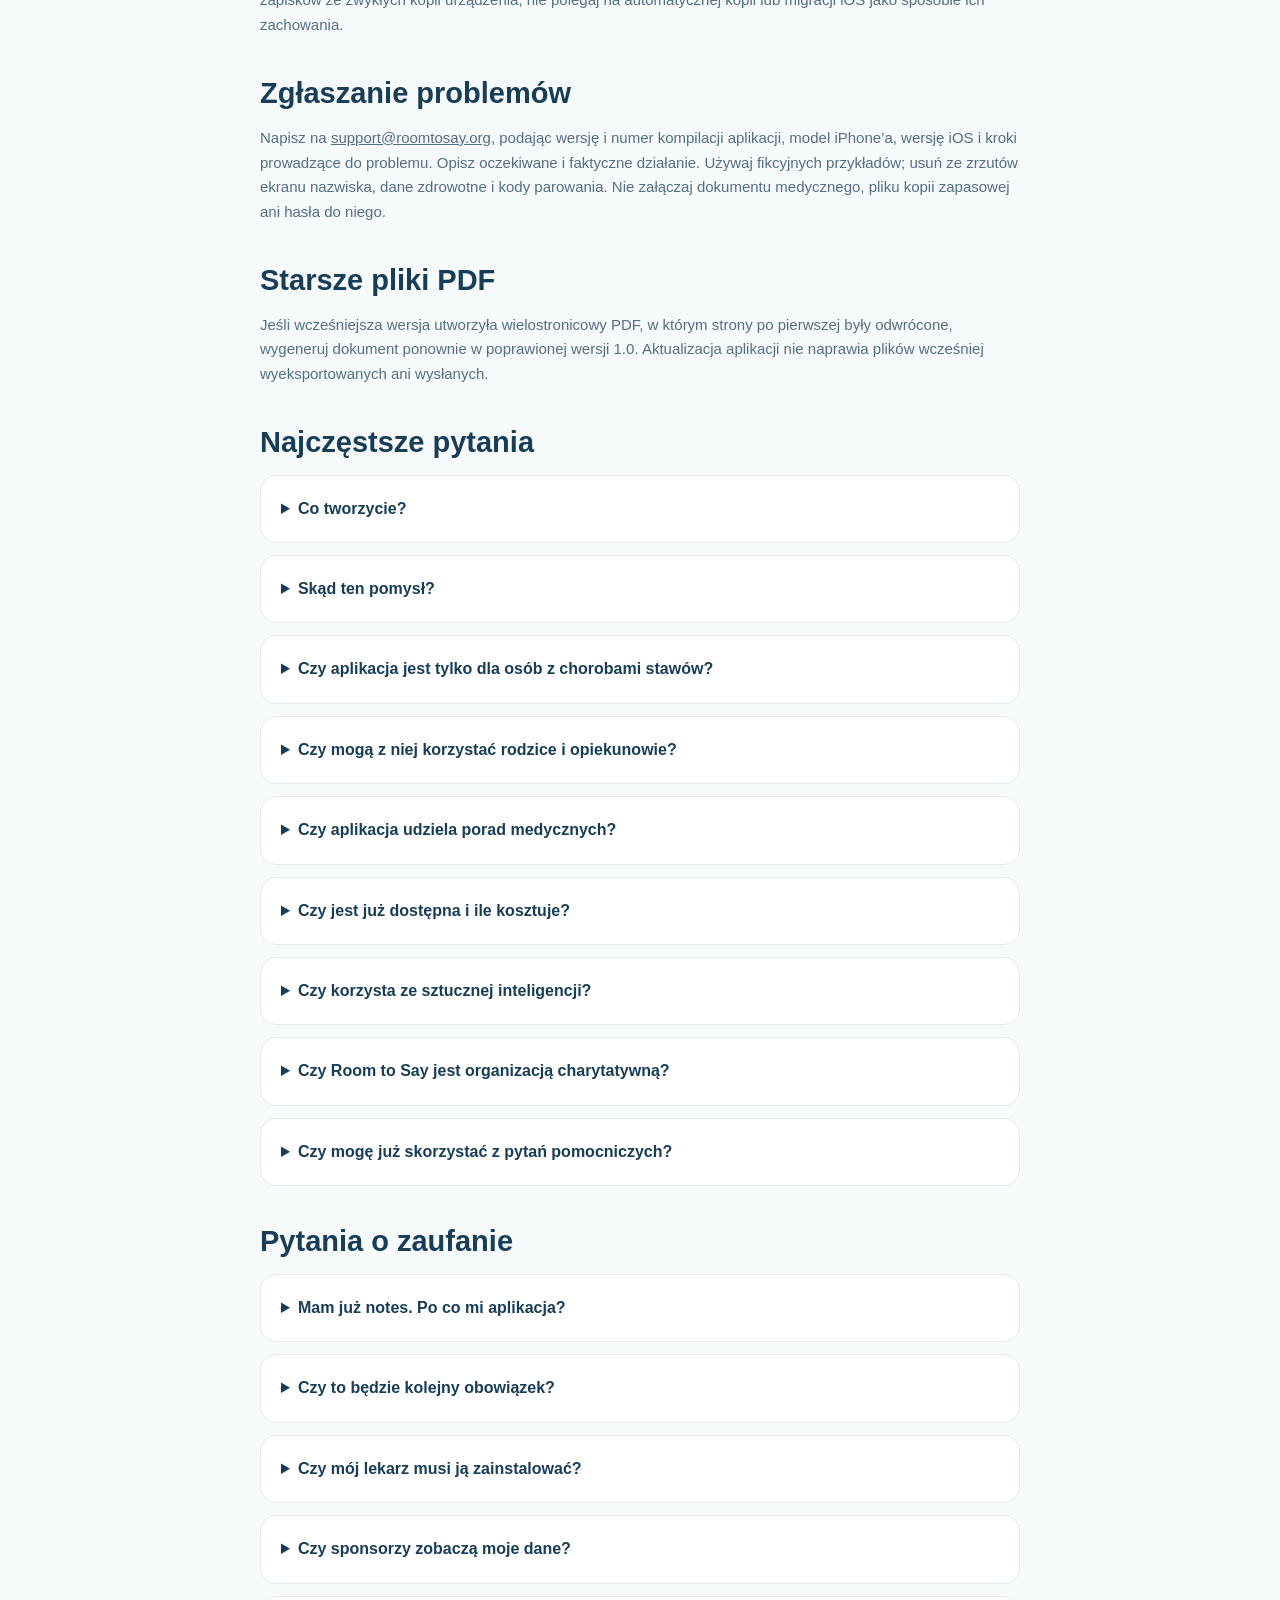
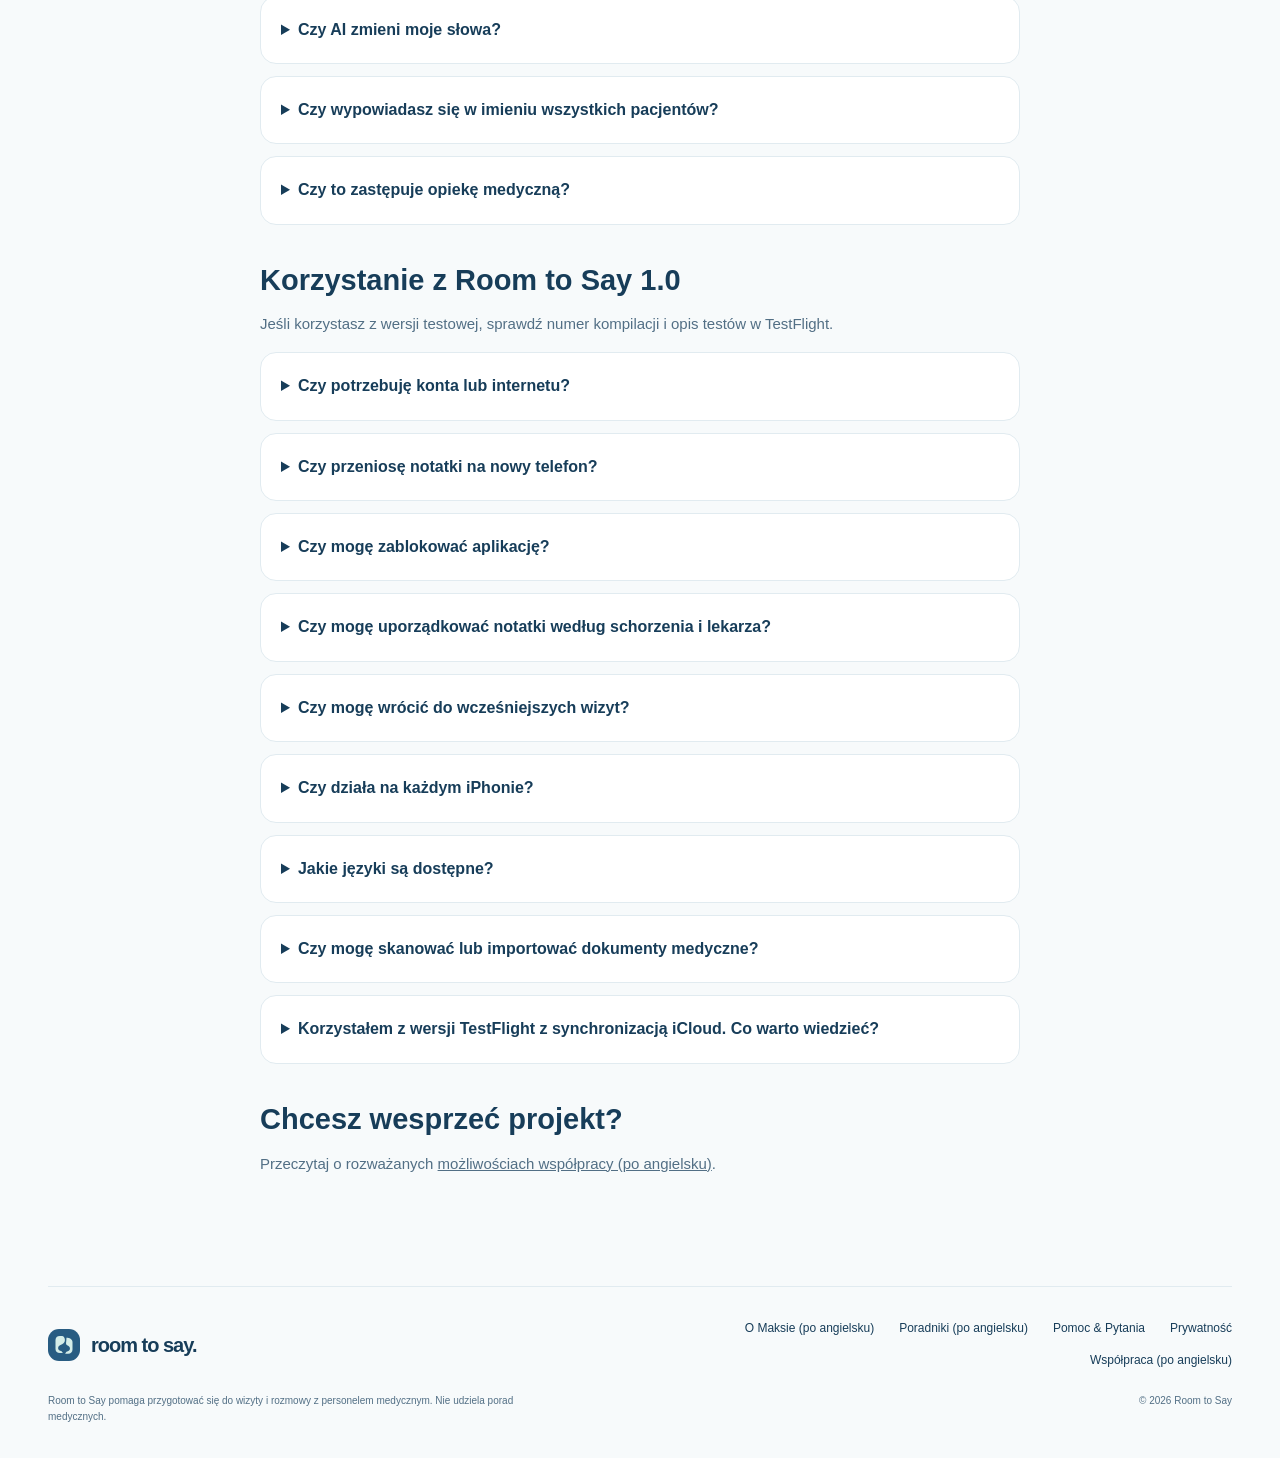
<file: pl/support.html>
<!doctype html>
<html lang="pl"><head><meta charset="utf-8"><meta name="viewport" content="width=device-width,initial-scale=1"><meta name="theme-color" content="#285C82"><title>Pomoc i najczęstsze pytania — Room to Say</title><meta name="description" content="Pomoc z Room to Say: pierwsze kroki, kopie zapasowe, przywracanie, transfer między iPhone’ami, dokumenty i kontakt."><link rel="icon" href="/assets/favicon.ico"><link rel="stylesheet" href="/styles.css?v=20261027-beta">
  <link rel="stylesheet" href="/app-direction.css?v=20261114-languages"><script src="/site.js" defer></script>
  <link rel="canonical" href="https://roomtosay.org/pl/support.html">
  <meta name="robots" content="index, follow, max-image-preview:large">
  <meta property="og:site_name" content="Room to Say">
  <meta property="og:locale" content="pl_PL">
  <meta property="og:type" content="website">
  <meta property="og:url" content="https://roomtosay.org/pl/support.html">
  <meta property="og:title" content="Pomoc i najczęstsze pytania — Room to Say">
  <meta property="og:description" content="Pomoc z Room to Say: pierwsze kroki, kopie zapasowe, przywracanie, transfer między iPhone’ami, dokumenty i kontakt.">
  <meta property="og:image" content="https://roomtosay.org/assets/room-to-say-social-conversations.png">
  <meta property="og:image:alt" content="Room to Say. Małe wsparcie w ważnych rozmowach. Niebieska grafika z miętowym logo Shared space; tekst grafiki w języku angielskim.">
  <meta property="og:image:width" content="1200">
  <meta property="og:image:height" content="630">
  <meta name="twitter:card" content="summary_large_image">
  <meta name="twitter:title" content="Pomoc i najczęstsze pytania — Room to Say">
  <meta name="twitter:description" content="Pomoc z Room to Say: pierwsze kroki, kopie zapasowe, przywracanie, transfer między iPhone’ami, dokumenty i kontakt.">
  <meta name="twitter:image" content="https://roomtosay.org/assets/room-to-say-social-conversations.png">
  <meta name="twitter:image:alt" content="Room to Say. Małe wsparcie w ważnych rozmowach. Niebieska grafika z miętowym logo Shared space; tekst grafiki w języku angielskim.">
  <script type="application/ld+json">{"@context": "https://schema.org", "@type": "WebPage", "@id": "https://roomtosay.org/pl/support.html#page", "url": "https://roomtosay.org/pl/support.html", "name": "Pomoc i najczęstsze pytania — Room to Say", "description": "Pomoc z Room to Say: pierwsze kroki, kopie zapasowe, przywracanie, transfer między iPhone’ami, dokumenty i kontakt.", "inLanguage": "pl", "isPartOf": {"@type": "WebSite", "@id": "https://roomtosay.org/#website", "url": "https://roomtosay.org/", "name": "Room to Say"}, "dateModified": "2026-11-25"}</script>
<link rel="alternate" hreflang="en" href="https://roomtosay.org/support.html">
<link rel="alternate" hreflang="pl" href="https://roomtosay.org/pl/support.html">
<link rel="alternate" hreflang="x-default" href="https://roomtosay.org/support.html">
</head><body><a class="skip" href="#main">Przejdź do treści</a><header class="header wrap"><a class="brand" href="/pl/"><img src="/assets/room-to-say-icon.svg" width="42" height="42" alt=""><span>room to say.</span></a><nav aria-label="Nawigacja główna"><a href="/pl/#story">Nasza historia</a><a href="/partnerships.html">Dla partnerów ↗</a></nav><div class="language-control"><label for="site-language">Język</label><select id="site-language" data-language-switch aria-label="Język"><option value="/support.html">English</option><option value="/pl/support.html" selected>Polski</option></select><noscript><a href="/support.html" lang="en">English</a> · <a href="/pl/support.html" lang="pl">Polski</a></noscript></div></header><main id="main" class="document wrap"><a class="back" href="/pl/">← Wróć do Room to Say</a><p class="eyebrow">MAŁE WSPARCIE</p><h1>Miejsce na Twoje pytania.</h1><p>Odpowiedzi na pytania o Room to Say, przygotowanie do wizyt i przechowywanie zapisków na iPhonie.</p><p>Room to Say to aplikacja wspierająca przygotowanie do wizyt, inspirowana życiem z chorobą przewlekłą. Te odpowiedzi dotyczą wersji 1.0, dostępnej w App Store. Przechowuje dane na iPhonie i nie synchronizuje ich przez iCloud.</p><div class="notice"><strong>Pomoc z aplikacją</strong><p>Jeśli masz pytania lub potrzebujesz pomocy, napisz na <a href="mailto:support@roomtosay.org">support@roomtosay.org</a>. Nie dołączaj w pierwszej wiadomości wrażliwych informacji o zdrowiu. Ten adres nie służy do pilnych spraw medycznych i nie jest monitorowany pod kątem takich zgłoszeń.</p></div>
<h2>Pierwsze kroki w wersji 1.0</h2><p>Wersja 1.0 jest <a href="https://apps.apple.com/app/room-to-say/id6827745284">dostępna w App Store</a> i obejmuje poniższe funkcje. Wersje TestFlight mogą się różnić. Nazwy opcji poniżej opisują ich funkcję; angielskie etykiety podano pomocniczo.</p><ol><li><strong>Ekran główny (Home):</strong> dodaj szybką notatkę, zapisz samopoczucie lub otwórz wizytę, aby się do niej przygotować.</li><li><strong>Zespół opieki (Care team):</strong> dodaj specjalistę i wizyty. W Notatkach znajdziesz wpisy i filtry; Profil zawiera schorzenia, leki i ustawienia.</li><li><strong>Dokumenty:</strong> wybierz skanowanie lub import dokumentu (Scan or import a letter). Przed zapisaniem sprawdź rozpoznany tekst, daty, powiązania ze specjalistami i sugestie dotyczące leków. Rozpoznawanie może się mylić, a sugestie nie zastępują porady medycznej. Zapisany dokument zachowuje oryginał.</li><li><strong>Przygotowanie do wizyty:</strong> wybierz notatki i pytania. Sprawdź podgląd dokumentu lub zestawienia PDF i dopiero wtedy wybierz udostępnienie.</li></ol>
<h2>Kopie zapasowe i przenoszenie danych</h2><p>Otwórz Profil → kopie zapasowe i przenoszenie danych (Back up and move records). Wybierz utworzenie kopii (Back up now), aby wyeksportować zaszyfrowany plik. Zapisz go w miejscu dostępnym także bez tego telefonu. Zachowaj hasło — nie można go odzyskać. Aby przywrócić dane, wybierz przywracanie z kopii (Restore from a backup), wskaż plik i wpisz hasło. Sprawdź potwierdzenie zastąpienia danych i najpierw zrób kopię danych na urządzeniu docelowym.</p><p>Aby przenieść dane bezpośrednio, wybierz przenoszenie na inne urządzenie (Transfer to another device) na iPhonie wysyłającym i opcję odbioru na drugim. Trzymaj telefony blisko siebie, zezwól na dostęp do sieci lokalnej, gdy pojawi się prośba, i zeskanuj lub wpisz jednorazowy kod z telefonu odbierającego. Sprawdź, czy na obu urządzeniach widoczny jest ten sam krótki kod, i potwierdź zastąpienie danych. Skanowanie aparatem jest opcjonalne — możesz wpisać kod. Pozostaw oba ekrany otwarte do zakończenia transferu.</p><p>Transfer zastępuje dane na urządzeniu docelowym zamiast je łączyć. Dane źródłowe pozostają bez zmian. Potrzebne są oba telefony; transfer nie synchronizuje ich stale i nie odzyskuje danych z utraconego telefonu. Nie obejmuje niezapisanych szkiców notatek, niedokończonego przeglądu importowanego dokumentu, ustawienia blokady aplikacji, zgody na powiadomienia, stanu widżetu ani stanu przypomnień o kopii. Niezapisane szkice notatek i niedokończone importy dokumentów są też wyłączone z zaszyfrowanych kopii.</p><p>Przed usunięciem aplikacji lub zmianą telefonu wyeksportuj zaszyfrowaną kopię i sprawdź, czy masz dostęp do pliku oraz hasła. Wersja 1.0 nie ma automatycznej synchronizacji iCloud. Aplikacja prosi system o wyłączenie zapisków ze zwykłych kopii urządzenia; nie polegaj na automatycznej kopii lub migracji iOS jako sposobie ich zachowania.</p>
<h2>Zgłaszanie problemów</h2><p>Napisz na <a href="mailto:support@roomtosay.org">support@roomtosay.org</a>, podając wersję i numer kompilacji aplikacji, model iPhone’a, wersję iOS i kroki prowadzące do problemu. Opisz oczekiwane i faktyczne działanie. Używaj fikcyjnych przykładów; usuń ze zrzutów ekranu nazwiska, dane zdrowotne i kody parowania. Nie załączaj dokumentu medycznego, pliku kopii zapasowej ani hasła do niego.</p>
<h2>Starsze pliki PDF</h2><p>Jeśli wcześniejsza wersja utworzyła wielostronicowy PDF, w którym strony po pierwszej były odwrócone, wygeneruj dokument ponownie w poprawionej wersji 1.0. Aktualizacja aplikacji nie naprawia plików wcześniej wyeksportowanych ani wysłanych.</p><h2>Najczęstsze pytania</h2><details><summary>Co tworzycie?</summary><p>Room to Say to aplikacja na iPhone’a pomagająca przygotować się do wizyt. Zapisuj notatki z datami i pytania, porządkuj je według osób sprawujących opiekę i przygotuj zestawienie lub PDF na rozmowę o zdrowiu.</p></details><details><summary>Skąd ten pomysł?</summary><p>Po diagnozie zesztywniającego zapalenia stawów kręgosłupa w wieku siedemnastu lat rodzice nauczyli mnie przygotowywać pytania i notatki. Chcę wesprzeć osoby, które dopiero uczą się tego nawyku. — Max, twórca aplikacji</p></details><details><summary>Czy aplikacja jest tylko dla osób z chorobami stawów?</summary><p>Od choroby stawów zaczyna się moja historia. Przygotowanie może też być przydatne przy innych chorobach przewlekłych i wizytach. Różne doświadczenia użytkowników pomagają ocenić, jak sprawdza się aplikacja.</p></details><details><summary>Czy mogą z niej korzystać rodzice i opiekunowie?</summary><p>Możesz zapisywać informacje o własnej opiece lub o osobie, którą wspierasz, jeśli masz do tego uprawnienie. Dostępny jest jeden profil, bez oddzielnych profili rodzinnych lub dziecięcych. Przed udostępnieniem sprawdź, czyje dane zawiera dokument.</p></details><details><summary>Czy aplikacja udziela porad medycznych?</summary><p>Nie. Służy przygotowaniu i komunikacji. Diagnozę i decyzje o leczeniu omawiaj z wykwalifikowanym personelem medycznym.</p></details><details><summary>Czy jest już dostępna i ile kosztuje?</summary><p>Wersja 1.0 jest <a href="https://apps.apple.com/app/room-to-say/id6827745284">już dostępna w App Store</a>. Testerzy mogą też korzystać z wersji w <a href="https://testflight.apple.com/join/qRMne3Gn">TestFlight</a>. Niektóre różnią się od wersji 1.0 — zobacz pytanie o iCloud poniżej. Aktualną cenę w swoim regionie sprawdzisz w App Store. Wymagany jest iPhone z iOS 17 lub nowszym.</p></details><details><summary>Czy korzysta ze sztucznej inteligencji?</summary><p>Nie. Wersja 1.0 nie używa AI do pisania, streszczania ani zmieniania notatek. Samodzielnie przygotowujesz zestawienie lub tworzysz PDF z wybranych notatek, własnymi słowami. Room to Say nie udziela porad medycznych.</p></details><details><summary>Czy Room to Say jest organizacją charytatywną?</summary><p>To niezależny projekt inspirowany osobistymi doświadczeniami. Nie przedstawiamy go jako zarejestrowanej organizacji charytatywnej.</p></details><details><summary>Czy mogę już skorzystać z pytań pomocniczych?</summary><p>Tak. Na stronie głównej są trzy pytania, które możesz zaznaczyć lub wydrukować. Zaznaczenia są tymczasowe; strona ich nie zapisuje ani nie wysyła.</p></details><h2>Pytania o zaufanie</h2><details><summary>Mam już notes. Po co mi aplikacja?</summary><p>Notes może być dla Ciebie dobrym rozwiązaniem. Sprawdzamy, czy uporządkowanie zapisków wokół wizyt jest pomocne dla części osób. Twoje dotychczasowe metody mogą pomóc nam zrozumieć, co aplikacja powinna robić dobrze.</p></details><details><summary>Czy to będzie kolejny obowiązek?</summary><p>Przygotowanie powinno być przystępne. Chcemy wiedzieć, kiedy aplikacja pomaga, a kiedy dokłada pracy, aby zrozumieć, co trzeba zmienić.</p></details><details><summary>Czy mój lekarz musi ją zainstalować?</summary><p>Nie. Możesz przeczytać przygotowane zestawienie na własnym ekranie albo sprawdzić i udostępnić PDF z zestawieniem lub wybranymi notatkami. Lekarz nie potrzebuje konta ani aplikacji.</p></details><details><summary>Czy sponsorzy zobaczą moje dane?</summary><p>Proponowany model sponsoringu nie zapewnia sponsorom dostępu do informacji zdrowotnych pozwalających zidentyfikować osobę. Żadna organizacja nie jest tu przedstawiana jako obecny sponsor. E-mail do nas i opinia w TestFlight to działania odrębne od przechowywania notatek w aplikacji — wysyłaj tylko to, co zamierzasz udostępnić.</p></details><details><summary>Czy AI zmieni moje słowa?</summary><p>Nie. Wersja 1.0 nie generuje treści za pomocą AI. Dokument zawiera wybrane wpisy własnymi słowami, a zestawienie — przygotowaną przez Ciebie treść. Sprawdź każdy dokument przed udostępnieniem.</p></details><details><summary>Czy wypowiadasz się w imieniu wszystkich pacjentów?</summary><p>Nie. Zacząłem od własnych doświadczeń. Doświadczenia innych osób powinny współtworzyć projekt, także wtedy, gdy ich potrzeby różnią się od moich. — Max, twórca aplikacji</p></details><details><summary>Czy to zastępuje opiekę medyczną?</summary><p>Nie. Aplikacja pomaga przygotować się do rozmów z personelem medycznym. Nie jest usługą leczenia ani kanałem pilnej pomocy. Strona nie jest monitorowana pod kątem pilnych zgłoszeń; w odpowiednich sytuacjach skontaktuj się z personelem medycznym lub lokalnymi służbami ratunkowymi.</p></details><h2>Korzystanie z Room to Say 1.0</h2><p>Jeśli korzystasz z wersji testowej, sprawdź numer kompilacji i opis testów w TestFlight.</p><details><summary>Czy potrzebuję konta lub internetu?</summary><p>Nie potrzebujesz konta Room to Say. Podstawowe zapiski i przygotowanie dokumentów działają lokalnie. Wersja 1.0 nie ma automatycznej synchronizacji iCloud. Transfer między pobliskimi urządzeniami korzysta z sieci lokalnej lub połączenia bezpośredniego. Pobieranie aktualizacji i wybrane miejsca udostępniania mogą wymagać internetu.</p></details><details><summary>Czy przeniosę notatki na nowy telefon?</summary><p>Użyj zaszyfrowanej kopii i przywracania albo świadomie sparuj dwa pobliskie iPhone’y do jednorazowego transferu. Potrzebne są oba telefony. Dane odbierającego urządzenia zostają zastąpione, a nie połączone — najpierw wykonaj ich kopię. Telefon wysyłający zachowuje swoje dane. Żadna z tych metod nie jest stałą synchronizacją.</p></details><details><summary>Czy mogę zablokować aplikację?</summary><p>Tak. Opcjonalną blokadę znajdziesz w Profil → prywatność i Twoje dane (Privacy and your data). Korzysta z Face ID, Touch ID lub kodu urządzenia. To jedna z warstw ochrony, a nie gwarancja całkowitej prywatności.</p></details><details><summary>Czy mogę uporządkować notatki według schorzenia i lekarza?</summary><p>Tak. Notatki mogą być nieprzypisane lub powiązane z lekarzem i wizytą, z opcjonalnymi oznaczeniami schorzeń, które wpisujesz samodzielnie. Filtry pomagają znaleźć właściwe wpisy. Do zestawienia na wizytę możesz dodać notatkę z innego miejsca bez przenoszenia oryginału.</p></details><details><summary>Czy mogę wrócić do wcześniejszych wizyt?</summary><p>Tak. Historia zdrowia pokazuje notatki, zapisy samopoczucia i odbyte wizyty według dat. Miejsce danego lekarza zawiera też odpowiednią historię wizyt. Samodzielnie oznacz wizytę jako odbytą — upłynięcie terminu nie oznacza obecności.</p></details><details><summary>Czy działa na każdym iPhonie?</summary><p>Wersja 1.0 wymaga iPhone’a z iOS 17 lub nowszym. Zestawienia i dokumenty z notatkami są przygotowywane bez AI.</p></details><details><summary>Jakie języki są dostępne?</summary><p>Angielski (USA, Wielka Brytania, Australia i Kanada), polski, niemiecki, francuski, hiszpański, arabski i japoński. Twoje notatki, nazwy i schorzenia nie są tłumaczone.</p></details><details><summary>Czy mogę skanować lub importować dokumenty medyczne?</summary><p>Tak. Zeskanuj dokument lub wybierz zdjęcia albo PDF, sprawdź rozpoznany tekst i proponowane szczegóły, a następnie zapisz wraz z oryginałem. Rozpoznawanie tekstu działa na urządzeniu i może się mylić. Przed akceptacją sprawdź daty, powiązania i sugestie dotyczące leków.</p></details><details><summary>Korzystałem z wersji TestFlight z synchronizacją iCloud. Co warto wiedzieć?</summary><p>Niektóre wersje testowe miały opcjonalną synchronizację iCloud. Wersja 1.0 jej nie ma, więc nie pobierze danych, które nadal czekały w iCloud. Zapiski już znajdujące się na iPhonie pozostają po aktualizacji. Przed aktualizacją otwórz dotychczasową wersję, sprawdź w Profil → zachowaj historię w iCloud (Keep your history with iCloud), czy wszystko jest aktualne i nic już nie jest pobierane, a potem wyeksportuj zaszyfrowaną kopię. Jeśli po aktualizacji pojawi się informacja, że część plików nie dotarła na telefon, lub masz wątpliwości, napisz na <a href="mailto:support@roomtosay.org">support@roomtosay.org</a> przed usunięciem aplikacji lub danych.</p></details><h2>Chcesz wesprzeć projekt?</h2><p>Przeczytaj o rozważanych <a href="/partnerships.html">możliwościach współpracy (po angielsku)</a>.</p></main><footer class="footer wrap"><a class="brand" href="/pl/"><img src="/assets/room-to-say-icon.svg" width="32" height="32" alt=""><span>room to say.</span></a><nav aria-label="Nawigacja w stopce"><a href="/max-poplawski.html">O Maksie (po angielsku)</a><a href="/guides.html">Poradniki (po angielsku)</a><a href="/pl/support.html">Pomoc &amp; Pytania</a><a href="/pl/privacy.html">Prywatność</a><a href="/partnerships.html">Współpraca (po angielsku)</a></nav><p>Room to Say pomaga przygotować się do wizyty i rozmowy z personelem medycznym. Nie udziela porad medycznych.</p><span class="copyright">© <span data-year>2026</span> Room to Say</span></footer></body></html>
</file>
<file: styles.css>
:root{--ocean:#285c82;--mist:#d5ede8;--bg:#f7fafb;--ink:#203747;--muted:#526876;--border:#d5e1e7;--serif:Georgia,'Times New Roman',serif;--sans:Inter,-apple-system,BlinkMacSystemFont,'Segoe UI',sans-serif}*{box-sizing:border-box}html{scroll-behavior:smooth;scroll-padding-top:32px}body{margin:0;background:var(--bg);color:var(--ink);font-family:var(--sans);font-size:16px;line-height:1.65}a{color:inherit}button,input{font:inherit}a,button,input{touch-action:manipulation}a:focus-visible,button:focus-visible,input:focus-visible,summary:focus-visible{outline:3px solid var(--ocean);outline-offset:6px}img{display:block;max-width:100%}.wrap{width:min(1200px,calc(100% - 96px));margin-inline:auto}.skip{position:absolute;top:-100px;left:20px;background:white;padding:12px;z-index:20}.skip:focus{top:10px}.header{height:108px;display:flex;align-items:center;justify-content:space-between;border-bottom:1px solid var(--border)}.brand{display:inline-flex;align-items:center;gap:11px;text-decoration:none;font-size:24px;font-weight:650;letter-spacing:-1px;line-height:1}.brand img{border-radius:11px}.brand-dot{color:var(--ocean)}nav{display:flex;gap:34px}nav a{text-decoration:none;font-size:14px}nav a:hover,.text-link:hover{text-decoration:underline;text-underline-offset:5px}.hero{display:grid;grid-template-columns:1.05fr 1fr;gap:40px;padding-top:66px;padding-bottom:80px;align-items:center}.eyebrow{font-size:10px;font-weight:700;letter-spacing:1.8px;text-transform:uppercase;margin:0 0 26px;display:flex;align-items:center;gap:9px}.status-dot{width:7px;height:7px;background:#4c7c70;border-radius:50%;display:inline-block;flex-shrink:0}h1,h2,h3,p{margin-top:0}h1{font-family:var(--serif);font-weight:400;font-size:clamp(65px,6.8vw,94px);line-height:.99;letter-spacing:-4px;margin-bottom:30px}em{font-weight:400;color:var(--ocean)}.hero-tagline{font-weight:600;font-size:17px;margin-bottom:14px}.intro{max-width:390px;font-size:16px;color:var(--muted);margin-bottom:28px}.actions{display:flex;align-items:center;gap:26px;flex-wrap:wrap}.button{padding:14px 21px;background:var(--ocean);color:white;text-decoration:none;font-weight:550;font-size:13px;border:1px solid transparent;border-radius:5px;display:inline-flex;gap:28px;align-items:center;justify-content:space-between}.button:hover{background:#204c6d}.text-link{display:inline-flex;align-items:center;gap:17px;font-size:13px;font-weight:550;text-decoration:none;color:var(--ocean)}.hero-art{position:relative;min-height:535px;display:flex;align-items:flex-end;justify-content:center;padding-bottom:28px}.orbit{position:absolute;top:44px;left:0;width:100%;aspect-ratio:1;border-radius:50%;background:var(--mist);opacity:.68}.orbit:after{content:'';position:absolute;inset:22px;border:1px solid #b3d5ce;border-radius:50%}.appointment-paper{position:relative;z-index:2;width:330px;padding:25px 25px 0;background:#fff;border:1px solid var(--border);border-radius:10px;box-shadow:0 20px 65px #20374712;transform:rotate(4deg);margin-left:66px}.paper-top{display:flex;align-items:center;gap:12px;font-size:8px;letter-spacing:1.25px;color:var(--muted)}.paper-top img{border-radius:7px}.paper-top>span:last-child{margin-left:auto;font-size:18px}.appointment-paper h2{font-family:var(--serif);font-size:38px;font-weight:400;line-height:1.12;letter-spacing:-1px;margin:25px 0 10px}.paper-caption{font-size:11px;color:var(--muted);margin-bottom:18px}.paper-item{display:flex;gap:12px;padding:17px 0;border-top:1px solid #edf1f3}.paper-number{font-size:10px;color:#627d8e;margin-top:3px}.paper-item strong{font-size:12px;font-weight:600}.paper-item p{font-size:10px;color:var(--muted);margin:3px 0 0}.paper-bottom{background:#edf6f3;margin:8px -25px 0;padding:16px 20px;font-size:10px;border-radius:0 0 10px 10px;display:flex;align-items:center;gap:10px}.small-spark{font-size:21px;color:var(--ocean)}.little-note{position:absolute;z-index:3;top:2px;left:0;background:#edf5ee;padding:22px 24px 19px;transform:rotate(-8deg);box-shadow:0 8px 30px #2037470c;border:1px solid #dce8dc;width:270px}.tiny-label{font-size:9px;letter-spacing:1.35px;font-weight:600;text-transform:uppercase}.little-note p{font-family:var(--serif);font-size:21px;line-height:1.3;margin:12px 0;color:var(--ink)}.note-line{display:block;width:50px;border-bottom:2px solid #9cbfb0}.art-footnote{position:absolute;bottom:-12px;font-size:9px;color:var(--muted);letter-spacing:.2px}.principle-strip{background:#e4eef3;border-block:1px solid var(--border)}.principle-strip .wrap{display:flex;justify-content:space-between;align-items:center;padding-block:21px;gap:16px;font-size:12px}.strip-star{font-size:21px;color:var(--ocean)}.section{padding-block:110px}.section-heading{max-width:690px}.section-heading h2,.conversation h2,.partners-section h2,.closing h2{font-family:var(--serif);font-size:clamp(36px,4vw,54px);font-weight:400;line-height:1.12;letter-spacing:-1.7px;margin-bottom:24px}.section-heading>p:last-child{max-width:560px;color:var(--muted)}.steps{display:grid;grid-template-columns:repeat(3,1fr);gap:42px;margin-top:56px}.steps article{border-top:1px solid var(--border);padding-top:26px}.step-icon{background:var(--mist);height:49px;width:49px;display:flex;align-items:center;justify-content:center;border-radius:50%;font-size:28px;color:var(--ocean);margin-bottom:23px}.steps h3{font-size:20px;font-weight:550;letter-spacing:-.6px;margin:12px 0}.steps p{font-size:14px;color:var(--muted);max-width:305px}.story-section{background:var(--ocean);color:#fff;padding-block:95px}.story-grid{display:grid;grid-template-columns:1fr 1fr;gap:90px}.story-aside{position:sticky;top:45px;align-self:start}.story-aside .eyebrow{color:var(--mist)}.story-aside h2{font-family:var(--serif);font-size:clamp(35px,3.8vw,49px);font-weight:400;line-height:1.15;letter-spacing:-1.2px}.story-aside em{color:var(--mist)}.story-aside img{margin-left:-27px;margin-top:25px}.story-copy{max-width:490px}.story-copy p{font-size:15px;line-height:1.85;color:#e4eef3;margin-bottom:22px}.story-copy .story-lead{font-size:23px;font-family:var(--serif);line-height:1.4;color:#fff}.founder-signoff{display:flex;align-items:center;gap:13px;margin-top:30px}.founder-initial{width:42px;height:42px;border:1px solid #6b91aa;display:grid;place-items:center;border-radius:50%;font-family:var(--serif);font-size:22px}.founder-signoff strong,.founder-signoff div span{display:block;font-size:13px}.founder-signoff div span{font-size:11px;color:var(--mist)}.story-copy .story-note{font-size:10px;margin:24px 0 0;color:#d5e1e7}.conversation{display:grid;grid-template-columns:1fr 1fr;gap:100px;align-items:center}.conversation-copy>p:not(.eyebrow){max-width:370px;color:var(--muted)}.conversation-copy .subtle{font-size:12px}.print-button{padding:0;background:none;border:0;cursor:pointer;margin-top:13px}.prompt-sheet{background:#fff;border:1px solid var(--border);padding:34px;border-radius:8px;box-shadow:0 8px 25px #20374705}.prompt-sheet>.tiny-label{color:var(--muted)}.prompt-sheet h3{font-family:var(--serif);font-size:29px;font-weight:400;letter-spacing:-.8px;margin:18px 0 25px}.prompt{display:flex;gap:14px;border-top:1px solid var(--border);padding:21px 0;cursor:pointer}.prompt input{height:20px;width:20px;margin:3px 0 0;flex-shrink:0;accent-color:var(--ocean)}.prompt strong{font-size:13px;display:block;font-weight:600}.prompt span span{display:block;font-size:11px;color:var(--muted);margin-top:5px}.prompt:has(input:checked) strong{color:var(--ocean)}.prompt-footer{font-family:var(--serif);font-style:italic;font-size:15px;color:var(--ocean);margin:10px 0 0}.partners-section{background:var(--mist);padding-block:75px}.partners-grid{display:grid;grid-template-columns:1fr 1fr;gap:90px}.partners-grid p{font-size:14px}.partners-grid .partner-intro{font-size:18px;line-height:1.6}.button-light{margin-top:15px}.closing{text-align:center;padding-block:85px}.closing img{margin:0 auto 27px;border-radius:15px}.closing h2{font-size:48px}.closing p{font-size:13px;color:var(--muted);max-width:410px;margin:0 auto}.footer{padding-block:32px;border-top:1px solid var(--border);display:grid;grid-template-columns:1fr 1fr;gap:22px}.footer .brand{font-size:20px}.footer nav{justify-content:flex-end;align-items:center;gap:25px}.footer nav a{font-size:12px}.footer p{font-size:10px;color:var(--muted);max-width:480px;margin:0}.copyright{text-align:right;font-size:10px;color:var(--muted)}.document{max-width:760px;padding-block:75px 95px;min-height:65vh}.document h1{font-size:60px;line-height:1.1;letter-spacing:-2px;margin-bottom:23px}.document h2{font-family:var(--serif);font-size:29px;font-weight:400;line-height:1.2;margin:38px 0 15px}.document p,.document li{color:var(--muted);font-size:15px}.notice{padding:20px 24px;border:1px solid var(--border);background:#e4eef3;border-radius:7px;margin:28px 0}.notice strong{display:block;margin-bottom:7px}.notice p{margin:0;font-size:13px}.document details{border-bottom:1px solid var(--border);padding:20px 0}.document summary{cursor:pointer;font-weight:550}.document details p{margin:15px 0 0}.document ul{padding-left:21px}.document .back{display:inline-block;margin-bottom:30px;font-size:13px;color:var(--ocean)}
@media(min-width:1500px){.hero{padding-block:85px 100px}.hero-art{min-height:555px}.appointment-paper{width:355px}.little-note{left:10px}}
@media(max-width:950px){.wrap{width:calc(100% - 56px)}.hero{gap:15px}.hero-art{transform:scale(.9);transform-origin:center right}.little-note{left:-10px}.hero h1{font-size:77px}.hero .eyebrow{font-size:8px;letter-spacing:1px}.hero-tagline{font-size:15px}.story-grid,.partners-grid,.conversation{gap:40px}.steps{gap:24px}.hero-art .orbit{top:75px}.hero-copy .actions{gap:17px}.button{padding:13px 16px;gap:15px}}
@media(max-width:700px){.wrap{width:calc(100% - 40px)}.header{height:85px}.brand{font-size:21px}.brand img{width:35px;height:35px}.header nav{gap:18px}.header nav a{font-size:11px}.header nav a:first-child{display:none}.hero{grid-template-columns:1fr;padding-top:40px;padding-bottom:45px;gap:34px}.hero h1{font-size:78px;letter-spacing:-3px}.hero .eyebrow{font-size:9px;margin-bottom:24px;letter-spacing:1px}.hero-tagline{font-size:16px}.hero-art{width:min(440px,100%);margin-inline:auto;transform:none;min-height:535px;padding-top:65px}.little-note{top:0;left:5px;width:245px}.appointment-paper{margin-left:25px;width:300px}.hero-art .orbit{top:60px}.principle-strip .wrap{flex-wrap:wrap;justify-content:center;column-gap:12px;row-gap:3px;font-size:10px;padding-block:14px}.strip-star{font-size:15px}.strip-star:last-of-type{display:none}.principle-strip .wrap>span:last-child{flex-basis:100%;text-align:center}.section{padding-block:65px}.section-heading h2,.conversation h2,.partners-section h2{font-size:39px;letter-spacing:-1px}.steps{grid-template-columns:1fr;gap:12px;margin-top:35px}.steps article{padding-top:22px}.steps p{max-width:100%}.step-icon{margin-bottom:15px}.story-section{padding-block:60px}.story-grid,.partners-grid,.conversation{grid-template-columns:1fr;gap:28px}.story-aside{position:static}.story-aside h2{font-size:40px}.story-aside img{display:none}.story-copy{max-width:none}.conversation{gap:35px}.prompt-sheet{padding:25px}.partners-section{padding-block:55px}.partners-grid h2{margin-bottom:0}.closing{padding-block:60px}.closing h2{font-size:38px}.footer{grid-template-columns:1fr;gap:20px}.footer nav{justify-content:flex-start;gap:24px}.copyright{text-align:left}.document{padding-top:45px}.document h1{font-size:46px}.document h2{font-size:27px}}
@media(max-width:700px){.hero-art{padding-top:170px;min-height:650px}}
@media(prefers-reduced-motion:reduce){html{scroll-behavior:auto}}
@media print{body{background:#fff}.header,.hero,.principle-strip,.approach,.story-section,.partners-section,.closing,.footer,.conversation-copy,.skip{display:none!important}.conversation{display:block;width:100%;padding:0}.prompt-sheet{box-shadow:none;border:0;max-width:700px;margin:auto}.prompt-sheet:before{content:'Room to Say — Appointment preparation';display:block;font-size:24px;margin-bottom:35px}.prompt{padding:30px 0 80px}.prompt input{appearance:none;border:1px solid #526876}.prompt-footer:after{content:' • Feel prepared. Feel supported. Be heard.'}}

.beta-section{padding-block:80px}.beta-card{display:grid;grid-template-columns:1.5fr 1fr;gap:65px;align-items:center;background:#e4eef3;border:1px solid var(--border);border-radius:12px;padding:55px}.beta-card h2{font-family:var(--serif);font-size:45px;font-weight:400;line-height:1.13;letter-spacing:-1.5px}.beta-card p{font-size:14px;color:var(--muted)}.beta-card .beta-note{font-size:12px;padding-top:15px;border-top:1px solid #c8d9e2}.beta-aside{border-left:1px solid #c8d9e2;padding:25px 0 25px 45px}.beta-aside img{border-radius:18px;margin-bottom:25px}.beta-aside p{font-family:var(--serif);font-size:31px;color:var(--ink);line-height:1.3;letter-spacing:-.5px}.beta-aside>span{font-size:11px;color:var(--muted)}
@media(max-width:950px){.header nav{gap:20px}.beta-card{padding:35px;gap:30px}.beta-card h2{font-size:37px}.beta-aside{padding-left:25px}}
@media(max-width:700px){.header nav{gap:13px}.header nav a{font-size:10px}.beta-section{padding-block:50px}.beta-card{grid-template-columns:1fr;padding:27px;gap:25px}.beta-card h2{font-size:35px}.beta-aside{border-left:0;border-top:1px solid #c8d9e2;padding:25px 0 0}.beta-aside p{font-size:28px}.beta-aside img{width:52px;height:52px}.hero .eyebrow{font-size:8px;letter-spacing:.8px}}
@media print{.beta-section{display:none!important}}
</file>
<file: app-direction.css>
/* Shared visual language with the Room to Say app reference. */
:root {
  --sans: ui-rounded, 'SF Pro Rounded', -apple-system, BlinkMacSystemFont, 'Segoe UI', sans-serif;
  --serif: var(--sans);
  --ink: #173d59;
  --muted: #526f85;
  --bg: #f7fafb;
  --border: #e1ebf0;
}
body { -webkit-font-smoothing: antialiased; }
h1, h2, h3 { font-weight: 550; }
em { font-style: normal; font-weight: inherit; }
.header { border-bottom-color: #e7eff3; }
.brand { font-weight: 600; letter-spacing: -1px; }
.hero { position: relative; isolation: isolate; }
.hero::before { content: ''; position: absolute; z-index: -1; right: -20px; top: 15px; width: 38%; height: 330px; background: linear-gradient(140deg, #d5ede8b0, #e7f3f680); border-radius: 40% 60% 25% 75% / 40% 25% 75% 60%; }
h1 { font-size: clamp(54px, 6.2vw, 80px); line-height: 1.06; letter-spacing: -3.5px; font-weight: 550; }
.hero h1 em { color: var(--ocean); }
.eyebrow { letter-spacing: 1.2px; }
.hero-tagline { font-weight: 550; }
.button { border-radius: 999px; background: linear-gradient(115deg, #285c82, #205675); box-shadow: 0 4px 12px #285c8210; padding: 14px 24px; font-size: 14px; }
.button:hover { background: #204c6d; }
.hero-art { min-height: 550px; }
.orbit { top: 70px; left: 10px; width: 95%; border-radius: 37% 63% 47% 53% / 49% 31% 69% 51%; background: linear-gradient(145deg, #d5ede8, #b7d5e0); opacity: .8; }
.orbit::after { display: none; }
.appointment-paper { transform: none; width: 330px; border: 6px solid #203747; border-radius: 34px; padding: 24px 20px 0; margin-left: 65px; box-shadow: 0 0 0 2px #c4d2db, 0 24px 55px #285c8212; overflow: hidden; background: linear-gradient(145deg, #fff, #f4f9fb); }
.appointment-paper::before { content: ''; position: absolute; right: -40px; top: -60px; width: 160px; height: 140px; background: #d5ede88a; border-radius: 50% 40% 60% 50%; pointer-events: none; }
.paper-top { position: relative; letter-spacing: .7px; }
.appointment-paper h2 { font-size: 33px; font-weight: 550; letter-spacing: -1.3px; }
.paper-item { background: white; border: 1px solid #edf2f5; border-radius: 13px; padding: 15px 12px; margin-bottom: 10px; }
.paper-number { color: var(--ocean); background: #eaf3f7; border-radius: 7px; padding: 3px 5px; }
.paper-bottom { margin: 15px -20px 0; padding: 18px; border-radius: 0; background: var(--mist); font-size: 10px; }
.little-note { top: -65px; left: -55px; transform: none; border-radius: 23px; background: #e2f3ef; border: 1px solid #d4ebe5; width: 220px; padding: 21px; box-shadow: 0 12px 24px #285c820a; }
.little-note p { font-size: 20px; letter-spacing: -.4px; font-weight: 500; }
.note-line { border-color: #91c4be; border-radius: 4px; }
.section-heading h2, .conversation h2, .partners-section h2, .closing h2 { font-weight: 550; line-height: 1.13; letter-spacing: -1.9px; }
.steps { gap: 22px; }
.steps article { border: 1px solid #e6eef2; background: #fff; padding: 28px; border-radius: 22px; box-shadow: 0 8px 30px #285c8204; }
.steps h3 { font-weight: 550; }
.steps p { max-width: none; }
.step-icon { border-radius: 16px; }
.story-section { position: relative; overflow: clip; background: linear-gradient(120deg, #285c82, #1f506f); }
.story-section::before { content: ''; position: absolute; width: 360px; height: 320px; top: -170px; right: -120px; background: #78aeb51f; border-radius: 37% 63% 47% 53%; }
.story-aside h2 { font-weight: 550; line-height: 1.16; }
.story-copy .story-lead { font-weight: 500; font-size: 23px; }
.prompt-sheet, .beta-card, .notice { border-radius: 22px; }
.prompt-sheet { box-shadow: 0 12px 40px #285c8206; }
.prompt-sheet h3 { font-weight: 550; font-size: 27px; }
.prompt-footer { font-style: normal; }
.partners-section { background: linear-gradient(120deg, #d5ede8, #e7f4f1); }
.beta-card { background: linear-gradient(130deg, #e7f3f1, #edf4f8); }
.beta-card h2 { font-weight: 550; }
.beta-aside p { font-weight: 500; }
.document h1 { font-weight: 550; }
.document h2 { font-weight: 550; }
.document details { background: #fff; border: 1px solid var(--border); border-radius: 16px; padding: 20px; margin-bottom: 12px; }
@media(max-width:950px) {
  .hero h1 { font-size: 66px; }
  .little-note { left: -55px; }
  .steps article { padding: 23px; }
}
@media(max-width:700px) {
  .header .brand { font-size: 20px; }
  .header nav { gap: 12px; }
  .hero h1 { font-size: clamp(52px, 10vw, 68px); letter-spacing: -2.5px; }
  .hero::before { width: 60%; top: 50px; height: 220px; right: -10px; opacity: .4; }
  .hero-art { min-height: 650px; padding-top: 175px; }
  .appointment-paper { width: min(315px, calc(100% - 20px)); margin-left: 15px; }
  .little-note { top: 12px; left: 0; width: 250px; }
  .section-heading h2, .conversation h2, .partners-section h2 { font-size: 36px; letter-spacing: -1.3px; }
  .story-aside h2 { font-size: 36px; }
  .steps { gap: 16px; }
  .steps article { padding: 26px; }
  .beta-card h2 { font-size: 33px; letter-spacing: -1.3px; }
}
@media print { .hero::before { display: none; } .prompt-sheet { box-shadow: none; } }

.home-faq { max-width: 880px; }
.home-faq details { background: #fff; border: 1px solid var(--border); border-radius: 16px; padding: 22px 25px; margin-bottom: 12px; }
.home-faq summary { cursor: pointer; font-size: 16px; font-weight: 550; }
.home-faq details p { margin: 15px 0 0; color: var(--muted); font-size: 14px; }
.home-faq > .text-link { margin-top: 20px; }
@media print { .home-faq { display: none; } }
.founder-email { display: inline-block; margin-top: 6px; color: var(--mist); font-size: 12px; text-underline-offset: 3px; }
@media(max-width:700px) { .footer nav { flex-wrap: wrap; row-gap: 12px; } }
/* Give the conversational headline room to breathe on small screens. */
.hero h1 { font-size: clamp(44px, 5vw, 68px); letter-spacing: -2.5px; }
@media(max-width:700px) { .hero h1 { font-size: clamp(34px, 8.5vw, 52px); letter-spacing: -1.5px; } .hero-tagline { line-height: 1.6; } }

.guide-page h1 { font-size: clamp(34px, 4.8vw, 54px); line-height: 1.12; letter-spacing: -1.6px; }
.guide-byline { font-size: 12px!important; margin: 20px 0 30px; }
.guide-page blockquote { margin: 25px 0; padding: 23px 27px; background: var(--mist); border-left: 4px solid var(--ocean); border-radius: 0 16px 16px 0; font-size: 18px; line-height: 1.65; }
.guide-list { list-style: none; padding: 0; display: grid; grid-template-columns: 1fr 1fr; gap: 16px; margin: 30px 0; }
.guide-list li { background: #fff; border: 1px solid var(--border); border-radius: 18px; }
.guide-list a { display: block; padding: 25px; text-decoration: none; color: var(--ocean); font-weight: 550; font-size: 17px; line-height: 1.5; height: 100%; }
.guide-list a:hover { text-decoration: underline; text-underline-offset: 4px; }
.guide-page .guide-list { grid-template-columns: 1fr; }
.footer nav { flex-wrap: wrap; row-gap: 12px; }
@media(max-width:700px) { .guide-list { grid-template-columns: 1fr; } .guide-page h1 { font-size: 36px; } }
@media print { .guides-intro { display: none; } }

/* Keep the homepage rhythm compact while preserving space around each section. */
.section { padding-block: 64px; }
.section-heading > p:last-child { margin-bottom: 0; }
.steps { margin-top: 32px; }
.story-section { padding-block: 72px; }
.partners-section { padding-block: 60px; }
.beta-section { padding-block: 60px; }
@media (max-width: 700px) {
  .section, .story-section, .partners-section, .beta-section { padding-block: 44px; }
  .steps { margin-top: 24px; }
}

.demo-video { margin: 28px 0 18px; }
.demo-video video { display: block; width: 100%; height: auto; aspect-ratio: 16 / 9; background: #203747; border: 1px solid var(--border); border-radius: 22px; }
.demo-video figcaption { color: var(--muted); font-size: 12px; margin-top: 12px; }
.demo-transcript { max-width: 760px; padding: 16px 20px; background: white; border: 1px solid var(--border); border-radius: 16px; }
.demo-transcript summary { cursor: pointer; color: var(--ocean); font-weight: 550; }
.demo-transcript ol { padding-left: 22px; margin-bottom: 0; color: var(--muted); font-size: 14px; }
.demo-transcript li + li { margin-top: 12px; }
.demo-action { margin: 20px 0 0; }
@media (max-width: 700px) { .demo-video video { border-radius: 14px; } }
@media print { .demo-section { display: none!important; } }

/* Explicit language choice; no automatic redirect or saved preference. */
.header { flex-wrap: wrap; height: auto; min-height: 108px; padding-block: 20px; gap: 18px; }
.header nav { margin-left: auto; }
.language-control { display: flex; align-items: center; gap: 8px; }
.language-control label { font-size: 12px; color: var(--muted); }
.language-control select { font: inherit; font-size: 13px; color: var(--ocean); background: white; border: 1px solid var(--border); border-radius: 12px; padding: 9px 28px 9px 11px; max-width: 135px; cursor: pointer; }
.language-control select:focus-visible { outline: 3px solid var(--ocean); outline-offset: 4px; }
:lang(pl) .hero h1 { font-size: clamp(46px, 5.4vw, 74px); letter-spacing: -2.6px; }
@media (max-width: 950px) { .language-control label { position: absolute; width: 1px; height: 1px; overflow: hidden; clip-path: inset(50%); } }
@media (max-width: 700px) {
  .header { min-height: 85px; gap: 14px; padding-block: 18px; }
  .header nav { order: 3; width: 100%; justify-content: flex-start; flex-wrap: wrap; margin: 0; gap: 18px; }
  .language-control { margin-left: auto; }
  :lang(pl) .hero h1 { font-size: clamp(36px, 9vw, 52px); letter-spacing: -1.6px; }
  :lang(pl) .section-heading h2 { font-size: clamp(29px, 8vw, 36px); }
}
@media print { .language-control { display: none!important; } }
@media print {
  :lang(pl) .prompt-sheet:before { content: 'Room to Say — Przygotowanie do wizyty'; }
  :lang(pl) .prompt-footer:after { content: ' • Przygotuj się. Poczuj wsparcie. Daj się usłyszeć.'; }
}
</file>
